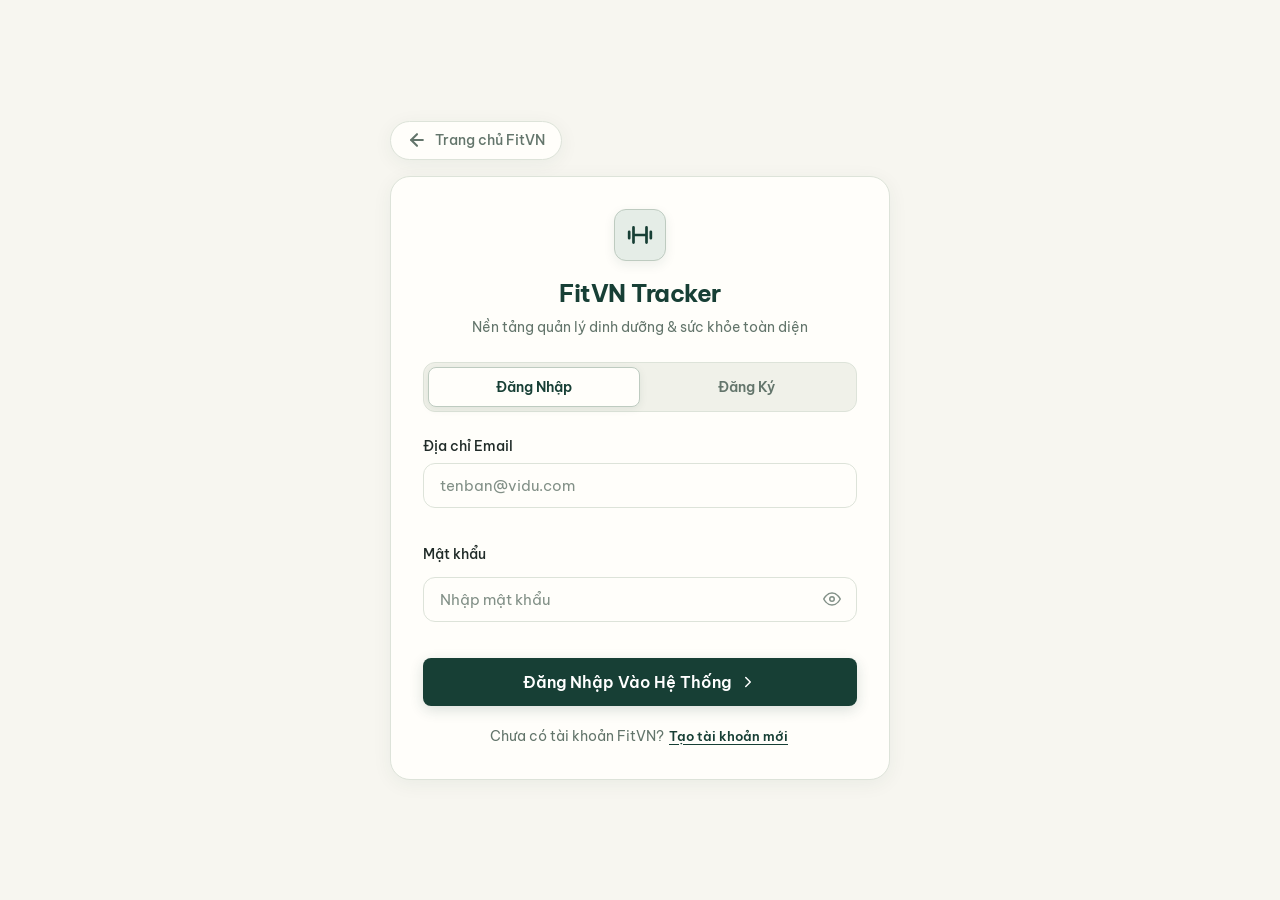
<file: index.html>
﻿<!DOCTYPE html>
<html lang="vi">
<head>
  <meta charset="UTF-8">
  <meta name="viewport" content="width=device-width, initial-scale=1.0, maximum-scale=1.0, user-scalable=no">
  <meta name="theme-color" content="#F7F6F0">
  <meta name="description" content="FitVN Tracker - Ứng dụng quản lý sức khỏe, dinh dưỡng và cân nặng dành cho Gymer">
  <title>Trang Chủ - FitVN Tracker</title>

  
  <link rel="preconnect" href="https://fonts.googleapis.com">
  <link rel="preconnect" href="https://fonts.gstatic.com" crossorigin>
  <link href="https://fonts.googleapis.com/css2?family=Be+Vietnam+Pro:wght@400;500;600;700;800&display=swap" rel="stylesheet">

  
  <link rel="stylesheet" href="css/variables.css">
  <link rel="stylesheet" href="css/glass.css">
  <link rel="stylesheet" href="css/style.css">
</head>
<body class="theme-porcelain">

  <div id="app-layout">
    
    <nav class="app-navigation glass-nav" id="app-nav" aria-label="Main Navigation">
      
      <div class="nav-brand-desktop">
        <div class="brand-icon">
          <svg width="22" height="22" viewBox="0 0 24 24" fill="none" stroke="currentColor" stroke-width="2.5" stroke-linecap="round" stroke-linejoin="round">
            <path d="M6 5v14M18 5v14M2 9v6M22 9v6M6 12h12"/>
          </svg>
        </div>
        <div class="brand-text">
          <span class="brand-title">FitVN Tracker</span>
          <span class="brand-sub">Gym & Nutrition</span>
        </div>
      </div>

      
            <ul class="nav-list" role="tablist">
        <li class="nav-item">
          <a href="index.html" class="nav-link active" data-page="dashboard">
            <svg viewBox="0 0 24 24" fill="none" stroke-linecap="round" stroke-linejoin="round"><rect x="3" y="3" width="7" height="9" rx="1.5"/><rect x="14" y="3" width="7" height="5" rx="1.5"/><rect x="14" y="12" width="7" height="9" rx="1.5"/><rect x="3" y="16" width="7" height="5" rx="1.5"/></svg>
            <span class="nav-label">Trang Chủ</span>
          </a>
        </li>
        <li class="nav-item">
          <a href="Page/health-dashboard.html" class="nav-link" data-page="health-dashboard">
            <svg viewBox="0 0 24 24" fill="none" stroke="currentColor" stroke-width="2" stroke-linecap="round" stroke-linejoin="round"><path d="M22 12h-4l-3 9L9 3l-3 9H2"/></svg>
            <span class="nav-label">Sức Khỏe</span>
          </a>
        </li>
        <li class="nav-item">
          <a href="Page/progress-charts.html" class="nav-link" data-page="progress-charts">
            <svg viewBox="0 0 24 24" fill="none" stroke="currentColor" stroke-width="2" stroke-linecap="round" stroke-linejoin="round"><line x1="18" y1="20" x2="18" y2="10"></line><line x1="12" y1="20" x2="12" y2="4"></line><line x1="6" y1="20" x2="6" y2="14"></line></svg>
            <span class="nav-label">Tiến Trình</span>
          </a>
        </li>
        <li class="nav-item">
          <a href="Page/workout.html" class="nav-link" data-page="workout">
            <svg viewBox="0 0 24 24" fill="none" stroke="currentColor" stroke-width="2.2" stroke-linecap="round" stroke-linejoin="round"><path d="M6.5 6.5h11M6.5 17.5h11M6.5 12h11M4 3v18M20 3v18"/></svg>
            <span class="nav-label">Tập Luyện</span>
          </a>
        </li>
        <li class="nav-item">
          <a href="Page/reports.html" class="nav-link" data-page="reports">
            <svg viewBox="0 0 24 24" fill="none" stroke="currentColor" stroke-width="2.2" stroke-linecap="round" stroke-linejoin="round"><path d="M14 2H6a2 2 0 0 0-2 2v16a2 2 0 0 0 2 2h12a2 2 0 0 0 2-2V8z"></path><polyline points="14 2 14 8 20 8"></polyline><line x1="16" y1="13" x2="8" y2="13"></line><line x1="16" y1="17" x2="8" y2="17"></line><polyline points="10 9 9 9 8 9"></polyline></svg>
            <span class="nav-label">Báo Cáo</span>
          </a>
        </li>
        <li class="nav-item">
          <a href="Page/weight.html" class="nav-link" data-page="weight">
            <svg viewBox="0 0 24 24" fill="none" stroke-linecap="round" stroke-linejoin="round"><path d="M12 3v18M3 9l9-6 9 6M6 12l-3 6h6l-3-6zM18 12l-3 6h6l-3-6z"/></svg>
            <span class="nav-label">Cân Nặng</span>
          </a>
        </li>
        <li class="nav-item">
          <a href="Page/food-log.html" class="nav-link" data-page="food">
            <svg viewBox="0 0 24 24" fill="none" stroke-linecap="round" stroke-linejoin="round"><path d="M18 8h1a4 4 0 0 1 0 8h-1"/><path d="M2 8h16v9a4 4 0 0 1-4 4H6a4 4 0 0 1-4-4V8z"/><line x1="6" y1="1" x2="6" y2="4"/><line x1="10" y1="1" x2="10" y2="4"/><line x1="14" y1="1" x2="14" y2="4"/></svg>
            <span class="nav-label">Nhật Ký</span>
          </a>
        </li>
        <li class="nav-item">
          <a href="Page/food-search.html" class="nav-link" data-page="food-search">
            <svg viewBox="0 0 24 24" fill="none" stroke-linecap="round" stroke-linejoin="round"><circle cx="11" cy="11" r="8"></circle><line x1="21" y1="21" x2="16.65" y2="16.65"></line></svg>
            <span class="nav-label">Tra Cứu</span>
          </a>
        </li>
        <li class="nav-item">
          <a href="Page/settings.html" class="nav-link" data-page="settings">
            <svg viewBox="0 0 24 24" fill="none" stroke-linecap="round" stroke-linejoin="round"><circle cx="12" cy="12" r="3"/><path d="M19.4 15a1.65 1.65 0 0 0 .33 1.82l.06.06a2 2 0 0 1 0 2.83 2 2 0 0 1-2.83 0l-.06-.06a1.65 1.65 0 0 0-1.82-.33 1.65 1.65 0 0 0-1 1.51V21a2 2 0 0 1-2 2 2 2 0 0 1-2-2v-.09A1.65 1.65 0 0 0 9 19.4a1.65 1.65 0 0 0-1.82.33l-.06.06a2 2 0 0 1-2.83 0 2 2 0 0 1 0-2.83l.06-.06a1.65 1.65 0 0 0 .33-1.82 1.65 1.65 0 0 0-1.51-1H3a2 2 0 0 1-2-2 2 2 0 0 1 2-2h.09A1.65 1.65 0 0 0 4.6 9a1.65 1.65 0 0 0-.33-1.82l-.06-.06a2 2 0 0 1 0-2.83 2 2 0 0 1 2.83 0l.06.06a1.65 1.65 0 0 0 1.82.33H9a1.65 1.65 0 0 0 1-1.51V3a2 2 0 0 1 2-2 2 2 0 0 1 2 2v.09a1.65 1.65 0 0 0 1 1.51 1.65 1.65 0 0 0 1.82-.33l.06-.06a2 2 0 0 1 2.83 0 2 2 0 0 1 0 2.83l-.06.06a1.65 1.65 0 0 0-.33 1.82V9a1.65 1.65 0 0 0 1.51 1H21a2 2 0 0 1 2 2 2 2 0 0 1-2 2h-.09a1.65 1.65 0 0 0-1.51 1z"/></svg>
            <span class="nav-label">Cá Nhân</span>
          </a>
        </li>
      </ul>

      
      <a href="Page/auth.html" class="nav-footer-desktop" title="Chuyển đổi tài khoản / Đăng nhập">
        <div class="avatar-pill">VN</div>
        <div class="user-info-snippet">
          <span class="user-name">Người dùng FitVN</span>
          <span class="user-goal-tag">Đang tải hồ sơ...</span>
        </div>
      </a>
    </nav>

    
    <div class="content-wrapper">
      
      <header class="app-header glass-header">
        <div class="header-left">
          <div class="brand-icon">
            <svg width="20" height="20" viewBox="0 0 24 24" fill="none" stroke="currentColor" stroke-width="2.5" stroke-linecap="round" stroke-linejoin="round">
              <path d="M6 5v14M18 5v14M2 9v6M22 9v6M6 12h12"/>
            </svg>
          </div>
          <span class="brand-title">FitVN Tracker</span>
        </div>
        <div class="header-center">
          <h1 class="header-tab-title" id="header-title">Trang Chủ</h1>
          <span class="header-date-badge" id="header-date">Hôm nay</span>
        </div>
        <div class="header-right">
          <a href="Page/auth.html" class="avatar-pill" title="Hồ sơ tài khoản">VN</a>
        </div>
      </header>

      
      <main class="main-viewport">
        
        <section class="tab-content active" id="tab-dashboard">
          <div class="section-header">
            <h2 class="section-title">
              <svg width="22" height="22" viewBox="0 0 24 24" fill="none" stroke="var(--color-primary, #173F35)" stroke-width="2">
                <path d="M22 12h-4l-3 9L9 3l-3 9H2"/>
              </svg>
              Tổng Quan Trong Ngày
            </h2>
            <span class="glass-badge glass-badge-cyan" id="dash-target-badge">Mục tiêu dinh dưỡng</span>
          </div>

          <div class="grid-cards">
            
            <div class="glass-card stat-card glass-card-interactive">
              <div class="stat-header">
                <span>TIẾN ĐỘ CALO TRONG NGÀY</span>
                <span class="glass-badge glass-badge-emerald" id="dash-calories-badge">0%</span>
              </div>

              <div class="calorie-gauge-container">
                <div class="calorie-gauge-wrapper">
                  <svg class="gauge-svg" viewBox="0 0 180 180">
                    
                    <circle class="gauge-circle-bg" cx="90" cy="90" r="75"/>
                    
                    <circle class="gauge-circle-progress" id="gauge-circle-progress" cx="90" cy="90" r="75"/>
                  </svg>
                  <div class="gauge-center-content">
                    <div class="gauge-cal-num" id="gauge-remaining-val">--</div>
                    <div class="gauge-cal-unit">KCAL</div>
                    <div class="gauge-cal-label" id="gauge-status-label">Calo còn lại</div>
                  </div>
                </div>
              </div>

              
              <div style="display: flex; justify-content: space-between; font-size: 0.8rem; color: var(--color-text-secondary, #63756B); border-top: 1px solid var(--color-border, #DDE3D9); padding-top: 10px; margin-top: 4px;">
                <span>Đã nạp: <strong style="color: var(--color-primary, #173F35);" id="dash-calories-consumed">0 kcal</strong></span>
                <span>Mục tiêu: <span id="dash-stat-calories">-- kcal</span></span>
              </div>
              <div style="margin-top: 10px; display: flex; justify-content: flex-end;">
                <a href="Page/food-log.html" class="glass-btn glass-btn-primary" style="font-size: 0.78rem; padding: 0.4rem 0.85rem; width: 100%;">
                  Ghi Chép Bữa Ăn Ngay &rarr;
                </a>
              </div>
            </div>

            
            <div class="glass-card stat-card glass-card-interactive">
              <div class="stat-header">
                <span>PHÂN BỔ MACRO NUTRITION</span>
                <span style="font-size: 0.75rem; color: var(--color-text-muted, #829087);">Tỷ lệ năng lượng (kcal)</span>
              </div>
              
              <div class="macro-bars">
                
                <div class="macro-bar-item">
                  <div class="macro-meta">
                    <span style="color: var(--color-protein, #397866); font-weight: 600;">Protein (Đạm)</span>
                    <span id="dash-macro-protein-text">0g (0%)</span>
                  </div>
                  <div class="progress-track">
                    <div class="progress-fill fill-protein" id="dash-macro-protein-progress" style="width: 0%;"></div>
                  </div>
                  <div class="macro-detail-pill">
                    <span style="color: var(--color-text-muted, #829087);">Năng lượng từ đạm:</span>
                    <strong style="color: var(--color-protein, #397866);" id="dash-macro-protein-kcal">0 kcal</strong>
                  </div>
                </div>

                
                <div class="macro-bar-item">
                  <div class="macro-meta">
                    <span style="color: var(--color-carbs, #D5A64B); font-weight: 600;">Carbohydrate (Tinh bột)</span>
                    <span id="dash-macro-carb-text">0g (0%)</span>
                  </div>
                  <div class="progress-track">
                    <div class="progress-fill fill-carb" id="dash-macro-carb-progress" style="width: 0%;"></div>
                  </div>
                  <div class="macro-detail-pill">
                    <span style="color: var(--color-text-muted, #829087);">Năng lượng từ tinh bột:</span>
                    <strong style="color: var(--color-carbs, #D5A64B);" id="dash-macro-carb-kcal">0 kcal</strong>
                  </div>
                </div>

                
                <div class="macro-bar-item">
                  <div class="macro-meta">
                    <span style="color: var(--color-fat, #C47D60); font-weight: 600;">Fat (Chất béo)</span>
                    <span id="dash-macro-fat-text">0g (0%)</span>
                  </div>
                  <div class="progress-track">
                    <div class="progress-fill fill-fat" id="dash-macro-fat-progress" style="width: 0%;"></div>
                  </div>
                  <div class="macro-detail-pill">
                    <span style="color: var(--color-text-muted, #829087);">Năng lượng từ chất béo:</span>
                    <strong style="color: var(--color-fat, #C47D60);" id="dash-macro-fat-kcal">0 kcal</strong>
                  </div>
                </div>
              </div>
            </div>

            
            <div class="glass-card stat-card glass-card-interactive water-tracker-card" id="widget-water-tracker">
              
              <div class="water-card-top">
                <div class="water-header-info">
                  <div class="water-label">Nước uống</div>
                  <div class="water-amount-row">
                    <span class="water-big-number" id="dash-water-val">0</span>
                    <span class="water-unit-label" id="dash-water-unit">ml</span>
                    <span class="water-sub-oz" id="dash-water-sub-oz">(0.0 fl oz)</span>
                  </div>
                </div>

                <div class="water-quick-add-wrap" title="Nhấn để nạp 1 cốc 250ml">
                  <div class="water-circular-gauge" id="btn-water-quick-add" role="button" tabindex="0" aria-label="Uống 1 cốc nước 250ml">
                    <svg viewBox="0 0 44 44" class="water-gauge-svg">
                      <circle class="water-gauge-bg" cx="22" cy="22" r="18" />
                      <circle class="water-gauge-bar" id="water-gauge-circle" cx="22" cy="22" r="18" />
                    </svg>
                    <span class="water-gauge-plus" aria-hidden="true">+</span>
                  </div>
                </div>
              </div>

              
              <div class="water-cups-section">
                <div class="water-cups-grid" id="dash-water-cups-grid" role="region" aria-label="Danh sách cốc nước">
                  
                </div>
              </div>

              
              <div class="water-quick-stepper">
                <button type="button" class="water-step-btn" data-water-quick="250" title="Uống 1 cốc (+250ml)">
                  <span>+250 ml</span>
                </button>
                <button type="button" class="water-step-btn" data-water-quick="-250" title="Bớt 1 cốc (-250ml)">
                  <span>-250 ml</span>
                </button>
                <button type="button" class="water-step-btn" data-water-quick="500" title="Uống 1 bình (+500ml)">
                  <span>+500 ml</span>
                </button>
              </div>

              
              <div class="water-card-bottom">
                <div class="water-goal-caption" id="dash-water-goal-caption">
                  Mục tiêu: <span id="dash-water-goal-val">2,500 ml</span>
                </div>
                <div class="water-menu-wrapper">
                  <button type="button" class="btn-water-dots" id="btn-water-dots" aria-label="Tùy chọn lượng nước" title="Tùy chọn">
                    <svg width="18" height="18" viewBox="0 0 24 24" fill="currentColor">
                      <circle cx="5" cy="12" r="2.2"/>
                      <circle cx="12" cy="12" r="2.2"/>
                      <circle cx="19" cy="12" r="2.2"/>
                    </svg>
                  </button>
                  <div class="water-dropdown-panel" id="water-dropdown-panel" style="display: none;">
                    <button type="button" class="water-dropdown-btn" data-water-quick="250">
                      <span>🥤 Uống 1 cốc (+250ml)</span>
                    </button>
                    <button type="button" class="water-dropdown-btn" data-water-quick="-250">
                      <span>↩️ Giảm 1 cốc (-250ml)</span>
                    </button>
                    <button type="button" class="water-dropdown-btn" id="btn-water-edit-target">
                      <span>🎯 Đổi mục tiêu hàng ngày</span>
                    </button>
                    <div class="water-dropdown-divider"></div>
                    <button type="button" class="water-dropdown-btn text-danger" id="btn-water-reset">
                      <span>↺ Đặt lại 0ml hôm nay</span>
                    </button>
                  </div>
                </div>
              </div>
            </div>

            
            <div class="glass-card stat-card glass-card-interactive">
              <div class="stat-header">
                <span>TIẾN ĐỘ THỂ TRỌNG & 7DMA</span>
                <span class="glass-badge glass-badge-emerald" id="dash-weight-badge">Chưa có dữ liệu</span>
              </div>
              <div class="stat-value" id="dash-current-weight">
                -- <span class="stat-unit">kg</span>
              </div>
              <p style="font-size: 0.82rem; color: var(--color-text-secondary, #63756B); margin-top: 4px;">
                Đường trung bình động 7 ngày được cập nhật tự động khi bạn ghi chép cân nặng.
              </p>
              <div style="margin-top: 12px; display: flex; justify-content: flex-end;">
                <a href="Page/weight.html" class="glass-btn" style="font-size: 0.8rem; padding: 0.45rem 0.9rem; width: 100%;">
                  Xem Biểu Đồ 7DMA Chi Tiết &rarr;
                </a>
              </div>
            </div>
          </div>

          
          <div class="grid-cards" style="margin-top: var(--spacing-md); grid-template-columns: 1fr;">
            
            <div class="glass-card stat-card">
              <div class="stat-header">
                <span style="font-size: 0.95rem; font-weight: 700; color: var(--color-primary, #173F35); display: flex; align-items: center; gap: 6px;">
                  <span>🍽️</span>
                  <span>Món Ăn Gần Đây Trong Ngày</span>
                </span>
                <a href="Page/food-log.html" style="font-size: 0.78rem; color: var(--color-primary, #173F35); text-decoration: none; font-weight: 600;">
                  Xem tất cả &rarr;
                </a>
              </div>
              
              
              <div id="dash-recent-food-list" style="margin-top: var(--spacing-sm);">
                
              </div>
            </div>
          </div>
        </section>
      </main>
    </div>
  </div>

  
  <div id="toast-container" aria-live="polite"></div>

  
  <div class="glass-modal-backdrop" id="onboarding-modal" role="dialog" aria-modal="true" aria-labelledby="onboarding-title" style="display: none;">
    <div class="glass-modal-container onboarding-container">
      
      <div class="onboarding-steps">
        <div class="step-indicator active" data-step="1">
          <span class="step-number">1</span>
          <span class="step-label">Thông tin cơ bản</span>
        </div>
        <div class="step-indicator" data-step="2">
          <span class="step-number">2</span>
          <span class="step-label">Vận động</span>
        </div>
        <div class="step-indicator" data-step="3">
          <span class="step-number">3</span>
          <span class="step-label">Mục tiêu</span>
        </div>
      </div>

      
      <div class="onboarding-step active" id="onboarding-step-1">
        <div class="onboarding-header">
          <div class="onboarding-icon">👋</div>
          <h2 id="onboarding-title" class="onboarding-title">Chào mừng đến với FitVN Tracker!</h2>
          <p class="onboarding-subtitle">Hãy cung cấp thông tin cơ bản để chúng tôi tính toán mục tiêu dinh dưỡng phù hợp nhất cho bạn.</p>
        </div>

        <form id="onboarding-form-step-1" class="onboarding-form">
          <div class="form-group">
            <label class="form-label">Giới tính</label>
            <div class="gender-selector">
              <label class="gender-option">
                <input type="radio" name="onboarding-gender" value="male" checked>
                <span class="gender-icon">👨</span>
                <span>Nam</span>
              </label>
              <label class="gender-option">
                <input type="radio" name="onboarding-gender" value="female">
                <span class="gender-icon">👩</span>
                <span>Nữ</span>
              </label>
            </div>
          </div>

          <div class="form-row">
            <div class="form-group">
              <label class="form-label" for="onboarding-age">Tuổi</label>
              <input type="number" id="onboarding-age" class="glass-input" min="12" max="100" placeholder="24" required>
            </div>
            <div class="form-group">
              <label class="form-label" for="onboarding-height">Chiều cao (cm)</label>
              <input type="number" id="onboarding-height" class="glass-input" min="100" max="250" placeholder="175" required>
            </div>
          </div>

          <div class="form-row">
            <div class="form-group">
              <label class="form-label" for="onboarding-current-weight">Cân nặng hiện tại (kg)</label>
              <input type="number" id="onboarding-current-weight" class="glass-input" min="30" max="250" step="0.1" placeholder="72.5" required>
            </div>
            <div class="form-group">
              <label class="form-label" for="onboarding-target-weight">Cân nặng mục tiêu (kg)</label>
              <input type="number" id="onboarding-target-weight" class="glass-input" min="30" max="250" step="0.1" placeholder="75.0" required>
            </div>
          </div>
        </form>

        <div class="onboarding-actions">
          <button type="button" class="glass-btn" id="onboarding-skip-btn">Bỏ qua</button>
          <button type="button" class="glass-btn glass-btn-primary" id="onboarding-next-1">Tiếp tục →</button>
        </div>
      </div>

      
      <div class="onboarding-step" id="onboarding-step-2">
        <div class="onboarding-header">
          <div class="onboarding-icon">🏃</div>
          <h2 class="onboarding-title">Mức độ vận động của bạn?</h2>
          <p class="onboarding-subtitle">Bạn tập thể dục bao nhiêu buổi trong 1 tuần?</p>
        </div>

        <div class="activity-options">
          <label class="activity-option">
            <input type="radio" name="onboarding-activity" value="0">
            <div class="activity-card">
              <div class="activity-icon">🛋️</div>
              <div class="activity-info">
                <div class="activity-title">Ít/Không vận động</div>
                <div class="activity-desc">Không tập luyện hoặc ngồi nhiều</div>
              </div>
            </div>
          </label>

          <label class="activity-option">
            <input type="radio" name="onboarding-activity" value="1">
            <div class="activity-card">
              <div class="activity-icon">🚶</div>
              <div class="activity-info">
                <div class="activity-title">Nhẹ</div>
                <div class="activity-desc">1-2 buổi/tuần</div>
              </div>
            </div>
          </label>

          <label class="activity-option">
            <input type="radio" name="onboarding-activity" value="3" checked>
            <div class="activity-card">
              <div class="activity-icon">🏋️</div>
              <div class="activity-info">
                <div class="activity-title">Trung bình</div>
                <div class="activity-desc">3-5 buổi/tuần</div>
              </div>
            </div>
          </label>

          <label class="activity-option">
            <input type="radio" name="onboarding-activity" value="6">
            <div class="activity-card">
              <div class="activity-icon">💪</div>
              <div class="activity-info">
                <div class="activity-title">Năng động</div>
                <div class="activity-desc">6-7 buổi/tuần</div>
              </div>
            </div>
          </label>

          <label class="activity-option">
            <input type="radio" name="onboarding-activity" value="8">
            <div class="activity-card">
              <div class="activity-icon">🔥</div>
              <div class="activity-info">
                <div class="activity-title">Rất nặng</div>
                <div class="activity-desc">Vận động nặng hàng ngày</div>
              </div>
            </div>
          </label>
        </div>

        <div class="onboarding-actions">
          <button type="button" class="glass-btn" id="onboarding-back-2">← Quay lại</button>
          <button type="button" class="glass-btn glass-btn-primary" id="onboarding-next-2">Tiếp tục →</button>
        </div>
      </div>

      
      <div class="onboarding-step" id="onboarding-step-3">
        <div class="onboarding-header">
          <div class="onboarding-icon">🎯</div>
          <h2 class="onboarding-title">Mục tiêu thể hình của bạn?</h2>
          <p class="onboarding-subtitle">Chọn mục tiêu để chúng tôi đề xuất kế hoạch dinh dưỡng phù hợp.</p>
        </div>

        <div class="goal-options">
          <label class="goal-option">
            <input type="radio" name="onboarding-goal" value="cut">
            <div class="goal-card">
              <div class="goal-icon">📉</div>
              <div class="goal-info">
                <div class="goal-title">Giảm cân</div>
                <div class="goal-desc">Thâm hụt calo để giảm mỡ thừa</div>
              </div>
            </div>
          </label>

          <label class="goal-option">
            <input type="radio" name="onboarding-goal" value="maintain" checked>
            <div class="goal-card">
              <div class="goal-icon">⚖️</div>
              <div class="goal-info">
                <div class="goal-title">Giữ cân</div>
                <div class="goal-desc">Duy trì vóc dáng hiện tại</div>
              </div>
            </div>
          </label>

          <label class="goal-option">
            <input type="radio" name="onboarding-goal" value="lean_bulk">
            <div class="goal-card">
              <div class="goal-icon">💪</div>
              <div class="goal-info">
                <div class="goal-title">Tăng cơ - Tăng cân</div>
                <div class="goal-desc">Thặng dư calo để xây dựng cơ bắp</div>
              </div>
            </div>
          </label>
        </div>

        <div class="onboarding-summary" id="onboarding-summary" style="display: none;">
          <div class="summary-card">
            <h4>📊 Tóm tắt kế hoạch của bạn</h4>
            <div class="summary-grid">
              <div class="summary-item">
                <span class="summary-label">BMR (Cơ bản)</span>
                <span class="summary-value" id="summary-bmr">-- kcal</span>
              </div>
              <div class="summary-item">
                <span class="summary-label">TDEE (Tổng năng lượng)</span>
                <span class="summary-value" id="summary-tdee">-- kcal</span>
              </div>
              <div class="summary-item">
                <span class="summary-label">Mục tiêu Calo</span>
                <span class="summary-value highlight" id="summary-calories">-- kcal</span>
              </div>
              <div class="summary-item">
                <span class="summary-label">Protein</span>
                <span class="summary-value" id="summary-protein">-- g</span>
              </div>
              <div class="summary-item">
                <span class="summary-label">Carbs</span>
                <span class="summary-value" id="summary-carbs">-- g</span>
              </div>
              <div class="summary-item">
                <span class="summary-label">Fat</span>
                <span class="summary-value" id="summary-fat">-- g</span>
              </div>
            </div>
            <div class="timeline-info" id="summary-timeline">
              <span class="timeline-label">⏱️ Dự kiến đạt mục tiêu:</span>
              <span class="timeline-value">-- tuần (ước tính)</span>
            </div>
          </div>
        </div>

        <div class="onboarding-actions">
          <button type="button" class="glass-btn" id="onboarding-back-3">← Quay lại</button>
          <button type="button" class="glass-btn glass-btn-primary" id="onboarding-complete">Hoàn tất & Bắt đầu ✨</button>
        </div>
      </div>
    </div>
  </div>

  
  <script src="js/foodDatabase.js"></script>
  <script src="js/calculator.js"></script>
  <script src="js/onboarding.js"></script>
  <script src="js/chart.js"></script>
  <script src="js/storage.js"></script>
  <script src="js/app.js"></script>
</body>
</html>
</file>
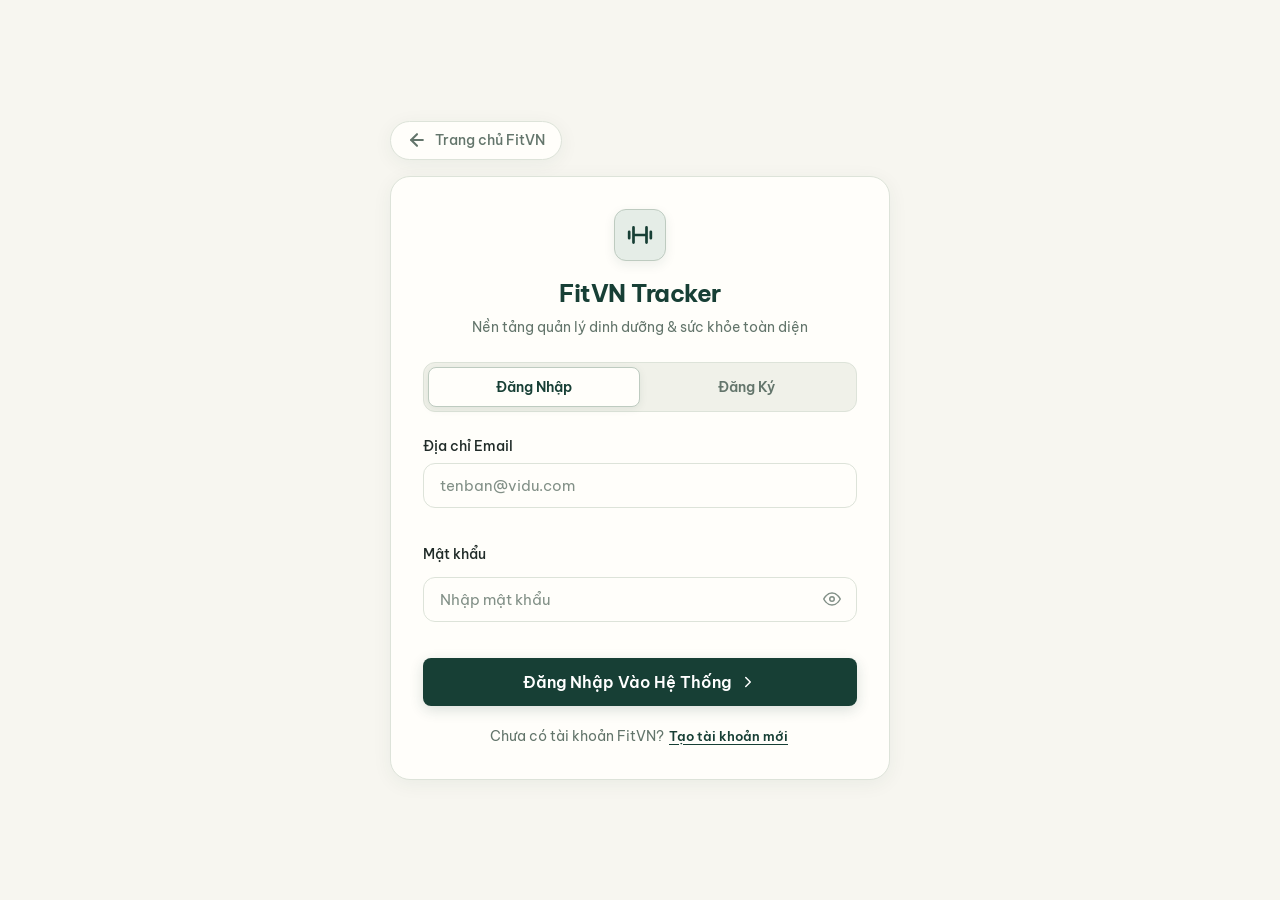
<file: Page/auth.html>
﻿<!DOCTYPE html>
<html lang="vi">
<head>
  <meta charset="UTF-8">
  <meta name="viewport" content="width=device-width, initial-scale=1.0, maximum-scale=1.0, user-scalable=no">
  <meta name="theme-color" content="#F7F6F0">
  <meta name="description" content="FitVN Tracker - Đăng nhập & Đăng ký tài khoản theo dõi sức khỏe và thể hình">
  <title>Tài Khoản - FitVN Tracker</title>

  
  <link rel="preconnect" href="https://fonts.googleapis.com">
  <link rel="preconnect" href="https://fonts.gstatic.com" crossorigin>
  <link href="https://fonts.googleapis.com/css2?family=Be+Vietnam+Pro:wght@400;500;600;700;800&display=swap" rel="stylesheet">

  
  <link rel="stylesheet" href="../css/variables.css">
  <link rel="stylesheet" href="../css/glass.css">
  <link rel="stylesheet" href="../css/style.css">
</head>
<body class="theme-porcelain auth-page">



  <main class="auth-main-container">
    
    <div class="auth-top-bar">
      <a href="landing-page.html" class="auth-back-link" title="Về trang giới thiệu FitVN">
        <svg width="20" height="20" viewBox="0 0 24 24" fill="none" stroke="currentColor" stroke-width="2.5" stroke-linecap="round" stroke-linejoin="round">
          <line x1="19" y1="12" x2="5" y2="12"></line>
          <polyline points="12 19 5 12 12 5"></polyline>
        </svg>
        <span>Trang chủ FitVN</span>
      </a>
    </div>

    
    <div class="auth-card ">
      
      <div class="auth-header">
        <div class="brand-icon auth-brand-icon">
          <svg width="26" height="26" viewBox="0 0 24 24" fill="none" stroke="currentColor" stroke-width="2.5" stroke-linecap="round" stroke-linejoin="round">
            <path d="M6 5v14M18 5v14M2 9v6M22 9v6M6 12h12"/>
          </svg>
        </div>
        <h1 class="auth-title">FitVN Tracker</h1>
        <p class="auth-subtitle">Nền tảng quản lý dinh dưỡng & sức khỏe toàn diện</p>
      </div>

      
      <div class="auth-tabs" role="tablist" aria-label="Chuyển đổi đăng nhập hoặc đăng ký">
        <button type="button" class="auth-tab-btn active" id="tab-btn-login" role="tab" aria-selected="true" aria-controls="pane-login">
          Đăng Nhập
        </button>
        <button type="button" class="auth-tab-btn" id="tab-btn-signup" role="tab" aria-selected="false" aria-controls="pane-signup">
          Đăng Ký
        </button>
      </div>

      
      <div id="auth-alert-box" class="auth-alert hidden" role="alert"></div>

      
      <section class="auth-form-pane active" id="pane-login" role="tabpanel" aria-labelledby="tab-btn-login">
        <form id="form-login" novalidate>
          <div class="auth-field-group">
            <label for="login-email" class="auth-label">Địa chỉ Email</label>
            <div class="auth-input-wrapper">
              <input type="email" id="login-email" class="glass-input auth-input" placeholder="tenban@vidu.com" autocomplete="email" required>
            </div>
            <span class="auth-error-msg" id="err-login-email"></span>
          </div>

          <div class="auth-field-group">
            <div class="auth-label-row">
              <label for="login-password" class="auth-label">Mật khẩu</label>
            </div>
            <div class="auth-input-wrapper">
              <input type="password" id="login-password" class="glass-input auth-input" placeholder="Nhập mật khẩu" autocomplete="current-password" required>
              <button type="button" class="auth-pwd-toggle" data-target="login-password" aria-label="Ẩn hoặc hiện mật khẩu">
                <svg width="18" height="18" viewBox="0 0 24 24" fill="none" stroke="currentColor" stroke-width="2" stroke-linecap="round" stroke-linejoin="round"><path d="M1 12s4-8 11-8 11 8 11 8-4 8-11 8-11-8-11-8z"/><circle cx="12" cy="12" r="3"/></svg>
              </button>
            </div>
            <span class="auth-error-msg" id="err-login-password"></span>
          </div>

          <button type="submit" class="auth-submit-btn" id="btn-submit-login">
            <span>Đăng Nhập Vào Hệ Thống</span>
            <svg width="18" height="18" viewBox="0 0 24 24" fill="none" stroke="currentColor" stroke-width="2" stroke-linecap="round" stroke-linejoin="round">
              <polyline points="9 18 15 12 9 6"></polyline>
            </svg>
          </button>

          <p class="auth-switch-text">
            Chưa có tài khoản FitVN? 
            <button type="button" class="auth-link-btn" id="link-to-signup">Tạo tài khoản mới</button>
          </p>
        </form>
      </section>

      
      <section class="auth-form-pane" id="pane-signup" role="tabpanel" aria-labelledby="tab-btn-signup">
        <form id="form-signup" novalidate>
          
          
          <div class="auth-section-divider">
            <span>1. Tài Khoản & Bảo Mật</span>
          </div>

          <div class="auth-field-group">
            <label for="signup-name" class="auth-label">Họ và tên <span class="required-star">*</span></label>
            <div class="auth-input-wrapper">
              <input type="text" id="signup-name" class="glass-input auth-input" placeholder="Ví dụ: Nguyễn Văn An" autocomplete="name" required>
            </div>
            <span class="auth-error-msg" id="err-signup-name"></span>
          </div>

          <div class="auth-field-group">
            <label for="signup-email" class="auth-label">Địa chỉ Email <span class="required-star">*</span></label>
            <div class="auth-input-wrapper">
              <input type="email" id="signup-email" class="glass-input auth-input" placeholder="tenban@vidu.com" autocomplete="email" required>
            </div>
            <span class="auth-error-msg" id="err-signup-email"></span>
          </div>

          <div class="auth-row-2col">
            <div class="auth-field-group">
              <label for="signup-password" class="auth-label">Mật khẩu <span class="required-star">*</span></label>
              <div class="auth-input-wrapper">
                <input type="password" id="signup-password" class="glass-input auth-input" placeholder="Tối thiểu 6 ký tự" autocomplete="new-password" required>
                <button type="button" class="auth-pwd-toggle" data-target="signup-password" aria-label="Ẩn hoặc hiện mật khẩu">
                  <svg width="18" height="18" viewBox="0 0 24 24" fill="none" stroke="currentColor" stroke-width="2" stroke-linecap="round" stroke-linejoin="round"><path d="M1 12s4-8 11-8 11 8 11 8-4 8-11 8-11-8-11-8z"/><circle cx="12" cy="12" r="3"/></svg>
                </button>
              </div>
              <span class="auth-error-msg" id="err-signup-password"></span>
            </div>

            <div class="auth-field-group">
              <label for="signup-confirm-password" class="auth-label">Xác nhận mật khẩu <span class="required-star">*</span></label>
              <div class="auth-input-wrapper">
                <input type="password" id="signup-confirm-password" class="glass-input auth-input" placeholder="Nhập lại mật khẩu" autocomplete="new-password" required>
                <button type="button" class="auth-pwd-toggle" data-target="signup-confirm-password" aria-label="Ẩn hoặc hiện mật khẩu">
                  <svg width="18" height="18" viewBox="0 0 24 24" fill="none" stroke="currentColor" stroke-width="2" stroke-linecap="round" stroke-linejoin="round"><path d="M1 12s4-8 11-8 11 8 11 8-4 8-11 8-11-8-11-8z"/><circle cx="12" cy="12" r="3"/></svg>
                </button>
              </div>
              <span class="auth-error-msg" id="err-signup-confirm-password"></span>
            </div>
          </div>

          
          <div class="auth-section-divider">
            <span>2. Chỉ Số Thể Chất & Mục Tiêu</span>
          </div>

          <div class="auth-row-2col">
            <div class="auth-field-group">
              <label for="signup-gender" class="auth-label">Giới tính</label>
              <select id="signup-gender" class="glass-input auth-input auth-select">
                <option value="male">Nam</option>
                <option value="female">Nữ</option>
                <option value="other">Khác</option>
              </select>
            </div>

            <div class="auth-field-group">
              <label for="signup-age" class="auth-label">Tuổi <span class="required-star">*</span></label>
              <div class="auth-input-wrapper">
                <input type="number" id="signup-age" class="glass-input auth-input" placeholder="Ví dụ: 24" min="12" max="100" required>
              </div>
              <span class="auth-error-msg" id="err-signup-age"></span>
            </div>
          </div>

          <div class="auth-row-2col">
            <div class="auth-field-group">
              <label for="signup-height" class="auth-label">Chiều cao (cm) <span class="required-star">*</span></label>
              <div class="auth-input-wrapper">
                <input type="number" id="signup-height" class="glass-input auth-input" placeholder="Ví dụ: 175" min="100" max="250" required>
              </div>
              <span class="auth-error-msg" id="err-signup-height"></span>
            </div>

            <div class="auth-field-group">
              <label for="signup-weight" class="auth-label">Cân nặng (kg) <span class="required-star">*</span></label>
              <div class="auth-input-wrapper">
                <input type="number" step="0.1" id="signup-weight" class="glass-input auth-input" placeholder="Ví dụ: 68.5" min="30" max="250" required>
              </div>
              <span class="auth-error-msg" id="err-signup-weight"></span>
            </div>
          </div>

          <div class="auth-field-group">
            <label for="signup-goal" class="auth-label">Mục tiêu sức khỏe</label>
            <select id="signup-goal" class="glass-input auth-input auth-select">
              <option value="lean_bulk">Tăng cơ / Tăng cân lành mạnh (Lean Bulk)</option>
              <option value="cut">Giảm mỡ / Giảm cân (Cutting)</option>
              <option value="maintain" selected>Duy trì cân nặng & Tăng cường thể lực</option>
            </select>
          </div>

          <button type="submit" class="auth-submit-btn" id="btn-submit-signup">
            <span>Đăng Ký & Khởi Tạo Hồ Sơ</span>
            <svg width="18" height="18" viewBox="0 0 24 24" fill="none" stroke="currentColor" stroke-width="2" stroke-linecap="round" stroke-linejoin="round">
              <polyline points="9 18 15 12 9 6"></polyline>
            </svg>
          </button>

          <p class="auth-switch-text">
            Đã có tài khoản? 
            <button type="button" class="auth-link-btn" id="link-to-login">Đăng nhập ngay</button>
          </p>
        </form>
      </section>

    </div>
  </main>

  
  <div id="toast-container" class="toast-container"></div>

  
  <script src="../js/storage.js"></script>
  <script src="../js/calculator.js"></script>
  <script src="../js/auth.js"></script>
  <script src="../js/onboarding.js"></script>
  <script src="../js/app.js"></script>
</body>
</html>
</file>
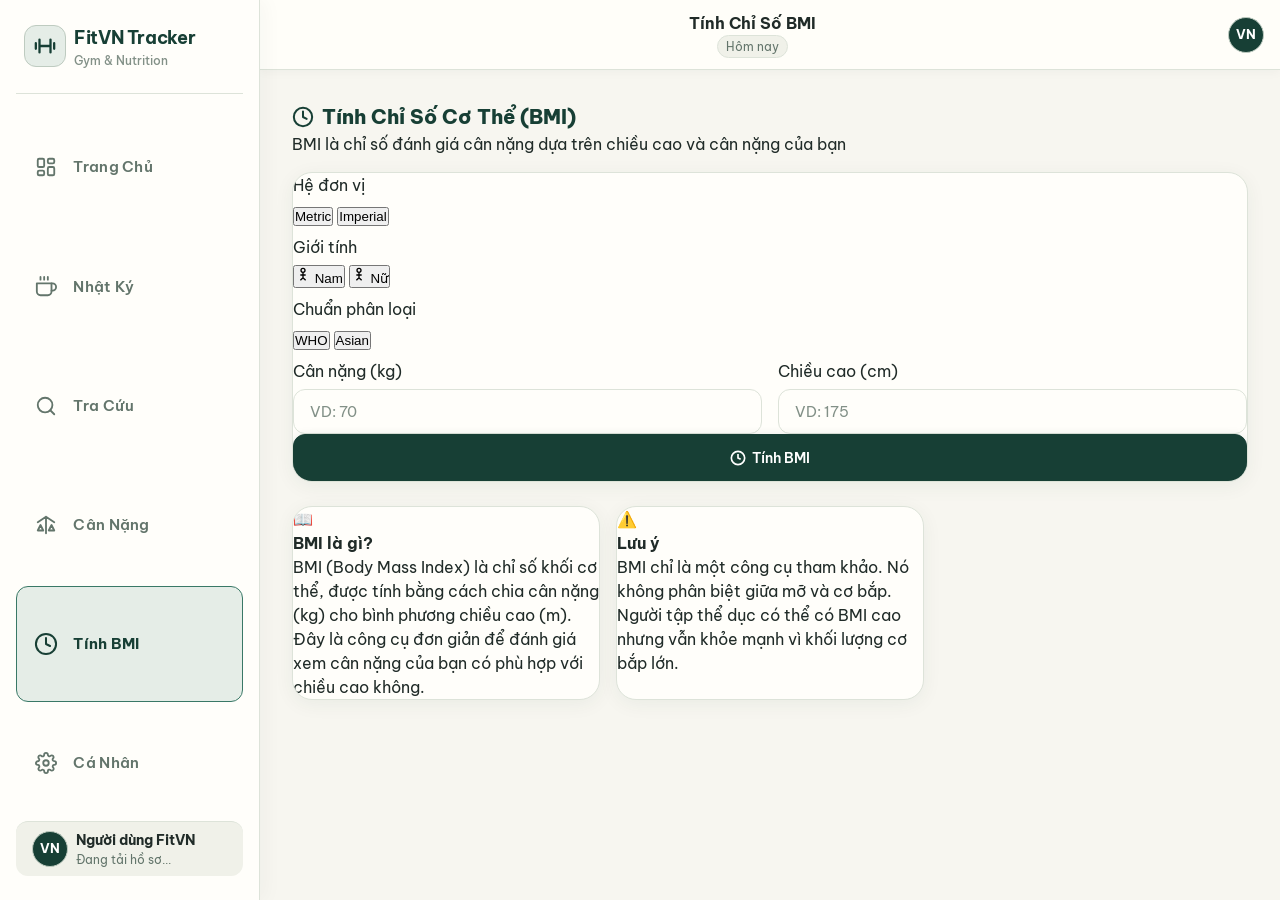
<file: Page/bmi.html>
<!DOCTYPE html>
<html lang="vi">
<head>
  <meta charset="UTF-8">
  <meta name="viewport" content="width=device-width, initial-scale=1.0, maximum-scale=1.0, user-scalable=no">
  <meta name="theme-color" content="#F7F6F0">
  <meta name="description" content="Tính Chỉ Số BMI - FitVN Tracker">
  <title>Tính BMI - FitVN Tracker</title>

  <!-- Google Font Be Vietnam Pro -->
  <link rel="preconnect" href="https://fonts.googleapis.com">
  <link rel="preconnect" href="https://fonts.gstatic.com" crossorigin>
  <link href="https://fonts.googleapis.com/css2?family=Be+Vietnam+Pro:wght@400;500;600;700;800&display=swap" rel="stylesheet">

  <!-- Core CSS -->
  <link rel="stylesheet" href="../css/variables.css">
  <link rel="stylesheet" href="../css/glass.css">
  <link rel="stylesheet" href="../css/style.css">
</head>
<body class="theme-porcelain">

  <div id="app-layout">
    <!-- NAVIGATION BAR -->
    <nav class="app-navigation glass-nav" id="app-nav" aria-label="Main Navigation">
      <div class="nav-brand-desktop">
        <div class="brand-icon">
          <svg width="22" height="22" viewBox="0 0 24 24" fill="none" stroke="currentColor" stroke-width="2.5" stroke-linecap="round" stroke-linejoin="round">
            <path d="M6 5v14M18 5v14M2 9v6M22 9v6M6 12h12"/>
          </svg>
        </div>
        <div class="brand-text">
          <span class="brand-title">FitVN Tracker</span>
          <span class="brand-sub">Gym & Nutrition</span>
        </div>
      </div>

      <ul class="nav-list" role="tablist">
        <li class="nav-item">
          <a href="../index.html" class="nav-link" data-page="dashboard">
            <svg viewBox="0 0 24 24" fill="none" stroke-linecap="round" stroke-linejoin="round">
              <rect x="3" y="3" width="7" height="9" rx="1.5"/>
              <rect x="14" y="3" width="7" height="5" rx="1.5"/>
              <rect x="14" y="12" width="7" height="9" rx="1.5"/>
              <rect x="3" y="16" width="7" height="5" rx="1.5"/>
            </svg>
            <span class="nav-label">Trang Chủ</span>
          </a>
        </li>
        <li class="nav-item">
          <a href="food-log.html" class="nav-link" data-page="food">
            <svg viewBox="0 0 24 24" fill="none" stroke-linecap="round" stroke-linejoin="round">
              <path d="M18 8h1a4 4 0 0 1 0 8h-1"/>
              <path d="M2 8h16v9a4 4 0 0 1-4 4H6a4 4 0 0 1-4-4V8z"/>
              <line x1="6" y1="1" x2="6" y2="4"/>
              <line x1="10" y1="1" x2="10" y2="4"/>
              <line x1="14" y1="1" x2="14" y2="4"/>
            </svg>
            <span class="nav-label">Nhật Ký</span>
          </a>
        </li>
        <li class="nav-item">
          <a href="food-search.html" class="nav-link" data-page="food-search">
            <svg viewBox="0 0 24 24" fill="none" stroke-linecap="round" stroke-linejoin="round">
              <circle cx="11" cy="11" r="8"></circle>
              <line x1="21" y1="21" x2="16.65" y2="16.65"></line>
            </svg>
            <span class="nav-label">Tra Cứu</span>
          </a>
        </li>
        <li class="nav-item">
          <a href="weight.html" class="nav-link" data-page="weight">
            <svg viewBox="0 0 24 24" fill="none" stroke-linecap="round" stroke-linejoin="round">
              <path d="M12 3v18M3 9l9-6 9 6M6 12l-3 6h6l-3-6zM18 12l-3 6h6l-3-6z"/>
            </svg>
            <span class="nav-label">Cân Nặng</span>
          </a>
        </li>
        <li class="nav-item">
          <a href="bmi.html" class="nav-link active" data-page="bmi">
            <svg viewBox="0 0 24 24" fill="none" stroke-linecap="round" stroke-linejoin="round">
              <circle cx="12" cy="12" r="10"/>
              <path d="M12 6v6l4 2"/>
            </svg>
            <span class="nav-label">Tính BMI</span>
          </a>
        </li>
        <li class="nav-item">
          <a href="settings.html" class="nav-link" data-page="settings">
            <svg viewBox="0 0 24 24" fill="none" stroke-linecap="round" stroke-linejoin="round">
              <circle cx="12" cy="12" r="3"/>
              <path d="M19.4 15a1.65 1.65 0 0 0 .33 1.82l.06.06a2 2 0 0 1 0 2.83 2 2 0 0 1-2.83 0l-.06-.06a1.65 1.65 0 0 0-1.82-.33 1.65 1.65 0 0 0-1 1.51V21a2 2 0 0 1-2 2 2 2 0 0 1-2-2v-.09A1.65 1.65 0 0 0 9 19.4a1.65 1.65 0 0 0-1.82.33l-.06.06a2 2 0 0 1-2.83 0 2 2 0 0 1 0-2.83l.06-.06a1.65 1.65 0 0 0 .33-1.82 1.65 1.65 0 0 0-1.51-1H3a2 2 0 0 1-2-2 2 2 0 0 1 2-2h.09A1.65 1.65 0 0 0 4.6 9a1.65 1.65 0 0 0-.33-1.82l-.06-.06a2 2 0 0 1 0-2.83 2 2 0 0 1 2.83 0l.06.06a1.65 1.65 0 0 0 1.82.33H9a1.65 1.65 0 0 0 1-1.51V3a2 2 0 0 1 2-2 2 2 0 0 1 2 2v.09a1.65 1.65 0 0 0 1 1.51 1.65 1.65 0 0 0 1.82-.33l.06-.06a2 2 0 0 1 2.83 0 2 2 0 0 1 0 2.83l-.06.06a1.65 1.65 0 0 0-.33 1.82V9a1.65 1.65 0 0 0 1.51 1H21a2 2 0 0 1 2 2 2 2 0 0 1-2 2h-.09a1.65 1.65 0 0 0-1.51 1z"/>
            </svg>
            <span class="nav-label">Cá Nhân</span>
          </a>
        </li>
      </ul>

      <!-- Desktop Sidebar User Snippet -->
      <a href="auth.html" class="nav-footer-desktop" title="Chuyển đổi tài khoản / Đăng nhập">
        <div class="avatar-pill">VN</div>
        <div class="user-info-snippet">
          <span class="user-name">Người dùng FitVN</span>
          <span class="user-goal-tag">Đang tải hồ sơ...</span>
        </div>
      </a>
    </nav>

    <!-- CONTENT WRAPPER -->
    <div class="content-wrapper">
      <header class="app-header glass-header">
        <div class="header-left">
          <div class="brand-icon">
            <svg width="20" height="20" viewBox="0 0 24 24" fill="none" stroke="currentColor" stroke-width="2.5" stroke-linecap="round" stroke-linejoin="round">
              <path d="M6 5v14M18 5v14M2 9v6M22 9v6M6 12h12"/>
            </svg>
          </div>
          <span class="brand-title">FitVN Tracker</span>
        </div>
        <div class="header-center">
          <h1 class="header-tab-title" id="header-title">Tính Chỉ Số BMI</h1>
          <span class="header-date-badge" id="header-date">Hôm nay</span>
        </div>
        <div class="header-right">
          <a href="auth.html" class="avatar-pill" title="Hồ sơ tài khoản">VN</a>
        </div>
      </header>

      <main class="main-viewport">
        <!-- BMI CALCULATOR CONTENT -->
        <section class="tab-content active" id="tab-bmi">
          <div class="section-header">
            <div>
              <h2 class="section-title">
                <svg width="22" height="22" viewBox="0 0 24 24" fill="none" stroke="var(--color-primary, #173F35)" stroke-width="2.2" stroke-linecap="round" stroke-linejoin="round">
                  <circle cx="12" cy="12" r="10"/>
                  <path d="M12 6v6l4 2"/>
                </svg>
                Tính Chỉ Số Cơ Thể (BMI)
              </h2>
              <p class="section-subtitle">BMI là chỉ số đánh giá cân nặng dựa trên chiều cao và cân nặng của bạn</p>
            </div>
          </div>

          <!-- BMI Calculator Grid Layout -->
          <div class="bmi-calculator-grid">
            <!-- Left Column: Input Form -->
            <div class="glass-card bmi-input-card">
              <form id="bmi-form" class="bmi-form">
                <!-- Unit System Toggle -->
                <div class="form-group" style="margin-bottom: var(--spacing-sm, 12px);">
                  <label>Hệ đơn vị</label>
                  <div class="unit-toggle-group">
                    <button type="button" class="unit-toggle-btn active" data-unit="metric" id="btn-unit-metric">
                      Metric
                    </button>
                    <button type="button" class="unit-toggle-btn" data-unit="imperial" id="btn-unit-imperial">
                      Imperial
                    </button>
                  </div>
                </div>

                <!-- Gender Selection -->
                <div class="form-group" style="margin-bottom: var(--spacing-sm, 12px);">
                  <label>Giới tính</label>
                  <div class="gender-toggle-group">
                    <button type="button" class="gender-toggle-btn active" data-gender="male" id="btn-gender-male">
                      <svg width="16" height="16" viewBox="0 0 24 24" fill="none" stroke="currentColor" stroke-width="2">
                        <circle cx="12" cy="5" r="3"/>
                        <path d="M12 8v8"/>
                        <path d="M8 12h8"/>
                        <path d="M12 16l-4 4"/>
                        <path d="M12 16l4 4"/>
                      </svg>
                      Nam
                    </button>
                    <button type="button" class="gender-toggle-btn" data-gender="female" id="btn-gender-female">
                      <svg width="16" height="16" viewBox="0 0 24 24" fill="none" stroke="currentColor" stroke-width="2">
                        <circle cx="12" cy="5" r="3"/>
                        <path d="M12 8v8"/>
                        <path d="M8 12h8"/>
                        <path d="M12 16l-4 4"/>
                        <path d="M12 16l4 4"/>
                      </svg>
                      Nữ
                    </button>
                  </div>
                </div>

                <!-- Classification Standard -->
                <div class="form-group" style="margin-bottom: var(--spacing-sm, 12px);">
                  <label>Chuẩn phân loại</label>
                  <div class="standard-toggle-group">
                    <button type="button" class="standard-toggle-btn active" data-standard="WHO" id="btn-standard-who">
                      WHO
                    </button>
                    <button type="button" class="standard-toggle-btn" data-standard="Asian" id="btn-standard-asian">
                      Asian
                    </button>
                  </div>
                </div>

                <!-- Weight & Height Inputs -->
                <div class="form-row">
                  <div class="form-group">
                    <label for="bmi-weight" id="label-weight">Cân nặng (kg)</label>
                    <input type="number" id="bmi-weight" class="glass-input" placeholder="VD: 70" min="30" max="300" step="0.1" required>
                  </div>
                  <div class="form-group">
                    <label for="bmi-height" id="label-height">Chiều cao (cm)</label>
                    <input type="number" id="bmi-height" class="glass-input" placeholder="VD: 175" min="100" max="250" step="1" required>
                  </div>
                </div>
                <button type="submit" class="glass-btn glass-btn-primary" style="width: 100%;">
                  <svg width="16" height="16" viewBox="0 0 24 24" fill="none" stroke="currentColor" stroke-width="2.5">
                    <circle cx="12" cy="12" r="10"/>
                    <path d="M12 6v6l4 2"/>
                  </svg>
                  Tính BMI
                </button>
              </form>
            </div>

            <!-- Right Column: Result Display -->
            <div class="glass-card bmi-result-card" id="bmi-result" style="display: none;">
            <div class="bmi-result-header">
              <h3>Kết Quả BMI Của Bạn</h3>
            </div>

            <!-- BMI Value Display -->
            <div class="bmi-value-display">
              <div class="bmi-number" id="bmi-value">--</div>
              <div class="bmi-unit">kg/m²</div>
            </div>

            <!-- BMI Category Badge -->
            <div class="bmi-category-badge" id="bmi-category">
              <span class="category-icon">⚖️</span>
              <span class="category-text">--</span>
            </div>

            <!-- BMI Scale Visual -->
            <div class="bmi-scale-container">
              <div class="bmi-scale">
                <div class="scale-segment scale-underweight" data-range="&lt; 18.5">
                  <span class="segment-label">Gầy</span>
                </div>
                <div class="scale-segment scale-normal" data-range="18.5 - 24.9">
                  <span class="segment-label">Bình thường</span>
                </div>
                <div class="scale-segment scale-overweight" data-range="25 - 29.9">
                  <span class="segment-label">Thừa cân</span>
                </div>
                <div class="scale-segment scale-obese" data-range="≥ 30">
                  <span class="segment-label">Béo phì</span>
                </div>
                <div class="scale-indicator" id="bmi-indicator"></div>
              </div>
              <div class="scale-labels">
                <span>15</span>
                <span>18.5</span>
                <span>25</span>
                <span>30</span>
                <span>40</span>
              </div>
            </div>

            <!-- Body Visual & Analysis Grid -->
            <div class="bmi-analysis-grid">
              <!-- Body Visual Illustration -->
              <div class="glass-card body-visual-card">
                <div class="body-visual-header">
                  <h4>Hình Minh Họa</h4>
                </div>
                <div class="body-visual-container" id="body-visual">
                  <svg class="body-svg" viewBox="0 0 100 200" id="body-svg">
                    <!-- Body silhouette will be dynamically updated -->
                    <ellipse cx="50" cy="25" rx="15" ry="18" fill="#E8E4D9" stroke="#173F35" stroke-width="2"/>
                    <path d="M50 43 L50 90 M50 55 L30 75 M50 55 L70 75 M50 90 L35 140 M50 90 L65 140 M35 140 L25 190 M65 140 L75 190" stroke="#173F35" stroke-width="3" fill="none" stroke-linecap="round"/>
                  </svg>
                  <div class="body-visual-label" id="body-visual-label">Bình thường</div>
                </div>
              </div>

              <!-- Detailed Health Analysis Table -->
              <div class="glass-card analysis-table-card">
                <div class="analysis-table-header">
                  <h4>Bảng Phân Tích Sức Khỏe Chi Tiết</h4>
                </div>
                <table class="analysis-table">
                  <tbody>
                    <tr>
                      <td class="analysis-label">Chỉ số BMI</td>
                      <td class="analysis-value" id="analysis-bmi">-- kg/m²</td>
                      <td class="analysis-status" id="analysis-bmi-status">--</td>
                    </tr>
                    <tr>
                      <td class="analysis-label">Cân nặng hiện tại</td>
                      <td class="analysis-value" id="analysis-current-weight">-- kg</td>
                      <td class="analysis-status"></td>
                    </tr>
                    <tr>
                      <td class="analysis-label">Khoảng cân nặng lý tưởng</td>
                      <td class="analysis-value" id="analysis-ideal-range">-- kg</td>
                      <td class="analysis-status"></td>
                    </tr>
                    <tr>
                      <td class="analysis-label">Chỉ số Ponderal</td>
                      <td class="analysis-value" id="analysis-ponderal">-- kg/m³</td>
                      <td class="analysis-status" id="analysis-ponderal-status">--</td>
                    </tr>
                    <tr>
                      <td class="analysis-label">Khoảng cách tới ngưỡng thừa cân</td>
                      <td class="analysis-value" id="analysis-distance">-- kg</td>
                      <td class="analysis-status"></td>
                    </tr>
                  </tbody>
                </table>
              </div>
            </div>

            <!-- BMI Description -->
            <div class="bmi-description" id="bmi-description">
              <p>Nhập cân nặng và chiều cao để xem kết quả</p>
            </div>

            <!-- Recommendation -->
            <div class="bmi-recommendation" id="bmi-recommendation">
              <div class="recommendation-header">
                <svg width="20" height="20" viewBox="0 0 24 24" fill="none" stroke="currentColor" stroke-width="2">
                  <circle cx="12" cy="12" r="10"/>
                  <path d="M12 16v-4"/>
                  <path d="M12 8h.01"/>
                </svg>
                <span>Lời khuyên</span>
              </div>
              <p id="recommendation-text">--</p>
            </div>
          </div>
          </div>

          <!-- BMI Info Cards -->
          <div class="grid-cards grid-cards-2" style="margin-top: var(--spacing-lg);">
            <div class="glass-card info-card">
              <div class="info-card-header">
                <span class="info-icon">📖</span>
                <h4>BMI là gì?</h4>
              </div>
              <p>BMI (Body Mass Index) là chỉ số khối cơ thể, được tính bằng cách chia cân nặng (kg) cho bình phương chiều cao (m). Đây là công cụ đơn giản để đánh giá xem cân nặng của bạn có phù hợp với chiều cao không.</p>
            </div>

            <div class="glass-card info-card">
              <div class="info-card-header">
                <span class="info-icon">⚠️</span>
                <h4>Lưu ý</h4>
              </div>
              <p>BMI chỉ là một công cụ tham khảo. Nó không phân biệt giữa mỡ và cơ bắp. Người tập thể dục có thể có BMI cao nhưng vẫn khỏe mạnh vì khối lượng cơ bắp lớn.</p>
            </div>
          </div>
        </section>
      </main>
    </div>
  </div>

  <!-- Scripts -->
  <script src="../js/storage.js"></script>
  <script src="../js/bmi.js"></script>
  <script src="../js/bmi-page.js"></script>
</body>
</html>
</file>
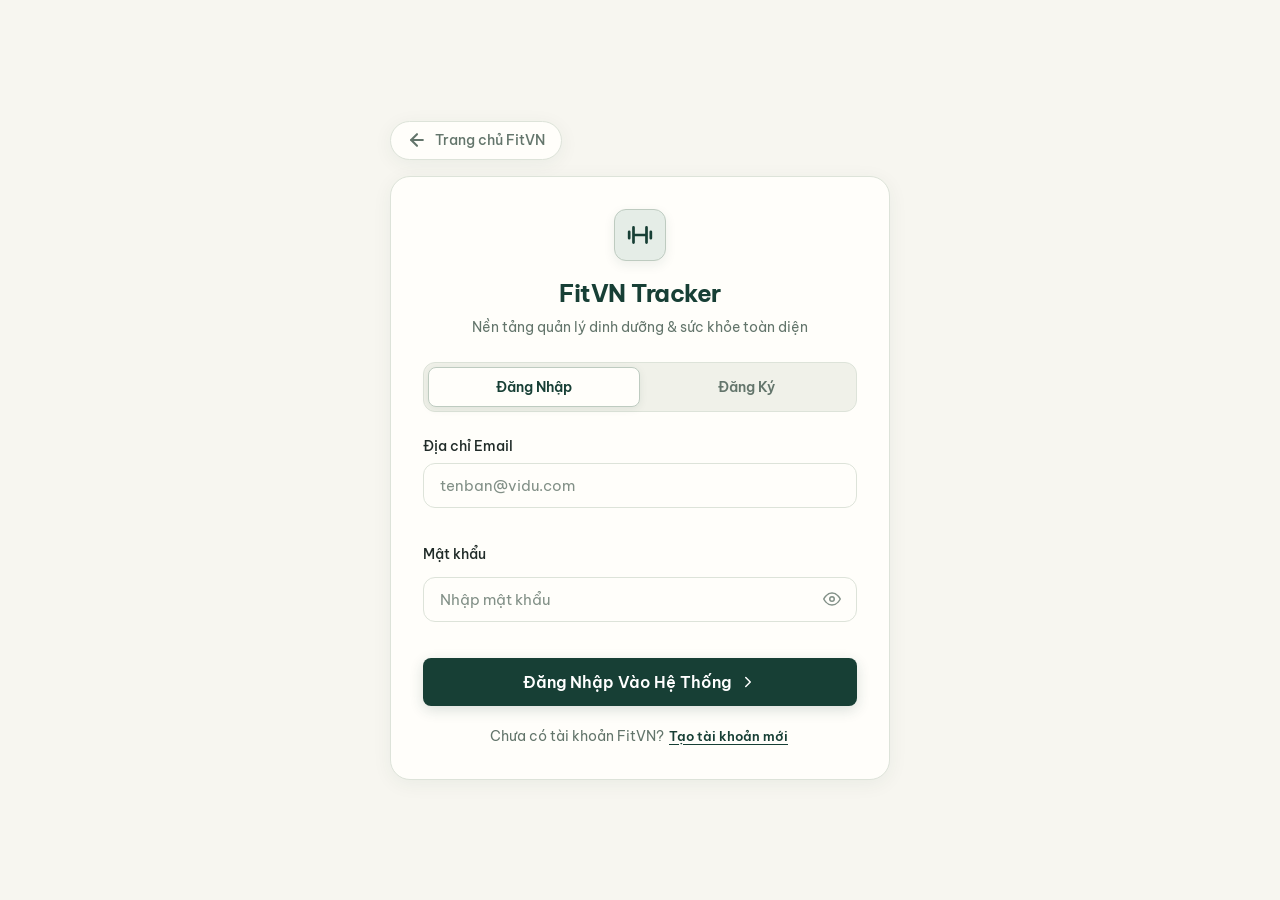
<file: Page/food-log.html>
<!DOCTYPE html>
<html lang="vi">
<head>
  <meta charset="UTF-8">
  <meta name="viewport" content="width=device-width, initial-scale=1.0, maximum-scale=1.0, user-scalable=no">
  <meta name="theme-color" content="#F7F6F0">
  <meta name="description" content="Nhật Ký Ăn Uống, Macro & Barcode Scanner - FitVN Tracker">
  <title>Nhật Ký Ăn Uống - FitVN Tracker</title>

  
  <link rel="preconnect" href="https://fonts.googleapis.com">
  <link rel="preconnect" href="https://fonts.gstatic.com" crossorigin>
  <link href="https://fonts.googleapis.com/css2?family=Be+Vietnam+Pro:wght@400;500;600;700;800&display=swap" rel="stylesheet">

  
  <link rel="stylesheet" href="../css/variables.css">
  <link rel="stylesheet" href="../css/glass.css">
  <link rel="stylesheet" href="../css/style.css">
</head>
<body class="theme-porcelain">

  <div id="app-layout">
    
    <nav class="app-navigation glass-nav" id="app-nav" aria-label="Main Navigation">
      <div class="nav-brand-desktop">
        <div class="brand-icon">
          <svg width="22" height="22" viewBox="0 0 24 24" fill="none" stroke="currentColor" stroke-width="2.5" stroke-linecap="round" stroke-linejoin="round">
            <path d="M6 5v14M18 5v14M2 9v6M22 9v6M6 12h12"/>
          </svg>
        </div>
        <div class="brand-text">
          <span class="brand-title">FitVN Tracker</span>
          <span class="brand-sub">Gym & Nutrition</span>
        </div>
      </div>

            <ul class="nav-list" role="tablist">
        <li class="nav-item">
          <a href="../index.html" class="nav-link" data-page="dashboard">
            <svg viewBox="0 0 24 24" fill="none" stroke-linecap="round" stroke-linejoin="round"><rect x="3" y="3" width="7" height="9" rx="1.5"/><rect x="14" y="3" width="7" height="5" rx="1.5"/><rect x="14" y="12" width="7" height="9" rx="1.5"/><rect x="3" y="16" width="7" height="5" rx="1.5"/></svg>
            <span class="nav-label">Trang Chủ</span>
          </a>
        </li>
        <li class="nav-item">
          <a href="health-dashboard.html" class="nav-link" data-page="health-dashboard">
            <svg viewBox="0 0 24 24" fill="none" stroke="currentColor" stroke-width="2" stroke-linecap="round" stroke-linejoin="round"><path d="M22 12h-4l-3 9L9 3l-3 9H2"/></svg>
            <span class="nav-label">Sức Khỏe</span>
          </a>
        </li>
        <li class="nav-item">
          <a href="progress-charts.html" class="nav-link" data-page="progress-charts">
            <svg viewBox="0 0 24 24" fill="none" stroke="currentColor" stroke-width="2" stroke-linecap="round" stroke-linejoin="round"><line x1="18" y1="20" x2="18" y2="10"></line><line x1="12" y1="20" x2="12" y2="4"></line><line x1="6" y1="20" x2="6" y2="14"></line></svg>
            <span class="nav-label">Tiến Trình</span>
          </a>
        </li>
        <li class="nav-item">
          <a href="workout.html" class="nav-link" data-page="workout">
            <svg viewBox="0 0 24 24" fill="none" stroke="currentColor" stroke-width="2.2" stroke-linecap="round" stroke-linejoin="round"><path d="M6.5 6.5h11M6.5 17.5h11M6.5 12h11M4 3v18M20 3v18"/></svg>
            <span class="nav-label">Tập Luyện</span>
          </a>
        </li>
        <li class="nav-item">
          <a href="reports.html" class="nav-link" data-page="reports">
            <svg viewBox="0 0 24 24" fill="none" stroke="currentColor" stroke-width="2.2" stroke-linecap="round" stroke-linejoin="round"><path d="M14 2H6a2 2 0 0 0-2 2v16a2 2 0 0 0 2 2h12a2 2 0 0 0 2-2V8z"></path><polyline points="14 2 14 8 20 8"></polyline><line x1="16" y1="13" x2="8" y2="13"></line><line x1="16" y1="17" x2="8" y2="17"></line><polyline points="10 9 9 9 8 9"></polyline></svg>
            <span class="nav-label">Báo Cáo</span>
          </a>
        </li>
        <li class="nav-item">
          <a href="weight.html" class="nav-link" data-page="weight">
            <svg viewBox="0 0 24 24" fill="none" stroke-linecap="round" stroke-linejoin="round"><path d="M12 3v18M3 9l9-6 9 6M6 12l-3 6h6l-3-6zM18 12l-3 6h6l-3-6z"/></svg>
            <span class="nav-label">Cân Nặng</span>
          </a>
        </li>
        <li class="nav-item">
          <a href="food-log.html" class="nav-link active" data-page="food">
            <svg viewBox="0 0 24 24" fill="none" stroke-linecap="round" stroke-linejoin="round"><path d="M18 8h1a4 4 0 0 1 0 8h-1"/><path d="M2 8h16v9a4 4 0 0 1-4 4H6a4 4 0 0 1-4-4V8z"/><line x1="6" y1="1" x2="6" y2="4"/><line x1="10" y1="1" x2="10" y2="4"/><line x1="14" y1="1" x2="14" y2="4"/></svg>
            <span class="nav-label">Nhật Ký</span>
          </a>
        </li>
        <li class="nav-item">
          <a href="food-search.html" class="nav-link" data-page="food-search">
            <svg viewBox="0 0 24 24" fill="none" stroke-linecap="round" stroke-linejoin="round"><circle cx="11" cy="11" r="8"></circle><line x1="21" y1="21" x2="16.65" y2="16.65"></line></svg>
            <span class="nav-label">Tra Cứu</span>
          </a>
        </li>
        <li class="nav-item">
          <a href="settings.html" class="nav-link" data-page="settings">
            <svg viewBox="0 0 24 24" fill="none" stroke-linecap="round" stroke-linejoin="round"><circle cx="12" cy="12" r="3"/><path d="M19.4 15a1.65 1.65 0 0 0 .33 1.82l.06.06a2 2 0 0 1 0 2.83 2 2 0 0 1-2.83 0l-.06-.06a1.65 1.65 0 0 0-1.82-.33 1.65 1.65 0 0 0-1 1.51V21a2 2 0 0 1-2 2 2 2 0 0 1-2-2v-.09A1.65 1.65 0 0 0 9 19.4a1.65 1.65 0 0 0-1.82.33l-.06.06a2 2 0 0 1-2.83 0 2 2 0 0 1 0-2.83l.06-.06a1.65 1.65 0 0 0 .33-1.82 1.65 1.65 0 0 0-1.51-1H3a2 2 0 0 1-2-2 2 2 0 0 1 2-2h.09A1.65 1.65 0 0 0 4.6 9a1.65 1.65 0 0 0-.33-1.82l-.06-.06a2 2 0 0 1 0-2.83 2 2 0 0 1 2.83 0l.06.06a1.65 1.65 0 0 0 1.82.33H9a1.65 1.65 0 0 0 1-1.51V3a2 2 0 0 1 2-2 2 2 0 0 1 2 2v.09a1.65 1.65 0 0 0 1 1.51 1.65 1.65 0 0 0 1.82-.33l.06-.06a2 2 0 0 1 2.83 0 2 2 0 0 1 0 2.83l-.06.06a1.65 1.65 0 0 0-.33 1.82V9a1.65 1.65 0 0 0 1.51 1H21a2 2 0 0 1 2 2 2 2 0 0 1-2 2h-.09a1.65 1.65 0 0 0-1.51 1z"/></svg>
            <span class="nav-label">Cá Nhân</span>
          </a>
        </li>
      </ul>

      
      <a href="auth.html" class="nav-footer-desktop" title="Chuyển đổi tài khoản / Đăng nhập">
        <div class="avatar-pill">VN</div>
        <div class="user-info-snippet">
          <span class="user-name">Người dùng FitVN</span>
          <span class="user-goal-tag">Đang tải hồ sơ...</span>
        </div>
      </a>
    </nav>

    
    <div class="content-wrapper">
      <header class="app-header glass-header">
        <div class="header-left">
          <div class="brand-icon">
            <svg width="20" height="20" viewBox="0 0 24 24" fill="none" stroke="currentColor" stroke-width="2.5" stroke-linecap="round" stroke-linejoin="round">
              <path d="M6 5v14M18 5v14M2 9v6M22 9v6M6 12h12"/>
            </svg>
          </div>
          <span class="brand-title">FitVN Tracker</span>
        </div>
        <div class="header-center">
          <h1 class="header-tab-title" id="header-title">Nhật Ký Ăn Uống</h1>
          <span class="header-date-badge" id="header-date">Hôm nay</span>
        </div>
        <div class="header-right">
          <a href="auth.html" class="avatar-pill" title="Hồ sơ tài khoản">VN</a>
        </div>
      </header>

      <main class="main-viewport">
        
        <section class="tab-content active" id="tab-food-log">
          <div class="section-header">
            <div>
              <h2 class="section-title">
                <svg width="22" height="22" viewBox="0 0 24 24" fill="none" stroke="var(--color-primary, #173F35)" stroke-width="2.2" stroke-linecap="round" stroke-linejoin="round">
                  <path d="M18 8h1a4 4 0 0 1 0 8h-1"></path>
                  <path d="M2 8h16v9a4 4 0 0 1-4 4H6a4 4 0 0 1-4-4V8z"></path>
                </svg>
                Bữa Ăn Trong Ngày
              </h2>
              <p class="section-subtitle">Ghi nhận lượng calo và macro từng bữa ăn để kiểm soát mục tiêu thể hình</p>
            </div>
            <button type="button" class="glass-btn glass-btn-primary" data-open-food-modal data-meal-type="lunch">
              <svg width="18" height="18" viewBox="0 0 24 24" fill="none" stroke="currentColor" stroke-width="2.5">
                <line x1="12" y1="5" x2="12" y2="19"></line>
                <line x1="5" y1="12" x2="19" y2="12"></line>
              </svg>
              Ghi Chép Nhanh
            </button>
          </div>

          
          <div class="food-date-navigator glass-card">
            <div class="date-nav-controls">
              <button type="button" class="date-arrow-btn" id="btn-prev-day" title="Ngày hôm trước" aria-label="Ngày hôm trước">
                <svg width="18" height="18" viewBox="0 0 24 24" fill="none" stroke="currentColor" stroke-width="2.5" stroke-linecap="round" stroke-linejoin="round">
                  <polyline points="15 18 9 12 15 6"></polyline>
                </svg>
              </button>

              <div class="date-picker-trigger" id="date-picker-container" title="Bấm để chọn ngày trên lịch">
                <div class="date-display-box">
                  <svg width="18" height="18" viewBox="0 0 24 24" fill="none" stroke="var(--color-primary, #173F35)" stroke-width="2" stroke-linecap="round" stroke-linejoin="round">
                    <rect x="3" y="4" width="18" height="18" rx="2" ry="2"></rect>
                    <line x1="16" y1="2" x2="16" y2="6"></line>
                    <line x1="8" y1="2" x2="8" y2="6"></line>
                    <line x1="3" y1="10" x2="21" y2="10"></line>
                  </svg>
                  <span class="active-date-text" id="food-log-current-date-text">Đang tải ngày...</span>
                  <span class="glass-badge glass-badge-emerald" id="food-log-today-badge">Hôm nay</span>
                </div>
                
                <input type="date" id="input-food-log-date" class="date-picker-input" aria-label="Chọn ngày xem nhật ký">
              </div>

              <button type="button" class="date-arrow-btn" id="btn-next-day" title="Ngày hôm sau" aria-label="Ngày hôm sau">
                <svg width="18" height="18" viewBox="0 0 24 24" fill="none" stroke="currentColor" stroke-width="2.5" stroke-linecap="round" stroke-linejoin="round">
                  <polyline points="9 18 15 12 9 6"></polyline>
                </svg>
              </button>
            </div>

            <div class="date-quick-actions">
              <button type="button" class="glass-btn-subtle" id="btn-jump-today">
                Về Hôm Nay
              </button>
              <div class="day-total-summary" style="display: flex; flex-direction: column; align-items: flex-end; gap: 4px;">
                <div>
                  <span class="summary-label">Tổng calo trong ngày:</span>
                  <strong class="summary-value" id="food-log-day-total-cals">0 kcal</strong>
                </div>
                <div style="font-size: 0.8rem; display: flex; gap: 10px; font-weight: 600;">
                  <span style="color: var(--color-primary, #173F35);">P: <strong id="food-log-day-total-p">0</strong>g</span>
                  <span style="color: #d97706;">C: <strong id="food-log-day-total-c">0</strong>g</span>
                  <span style="color: var(--color-danger, #D9534F);">F: <strong id="food-log-day-total-f">0</strong>g</span>
                </div>
              </div>
            </div>
          </div>

          <div class="glass-card stat-card" style="margin-top: var(--spacing-md);">
            <div class="stat-header">
              <span>TỔNG KẾT CALO TUẦN NÀY (TÍNH ĐẾN HÔM NAY)</span>
              <span class="glass-badge glass-badge-cyan" id="weekly-calorie-days">0 ngày ghi nhận</span>
            </div>
            <div class="grid-cards" style="grid-template-columns: repeat(auto-fit, minmax(150px, 1fr)); gap: 12px; margin-top: 10px;">
              <div><div class="summary-label">Mục tiêu cộng dồn</div><strong id="weekly-calorie-target">0 kcal</strong></div>
              <div><div class="summary-label">Thực tế đã nạp</div><strong id="weekly-calorie-consumed">0 kcal</strong></div>
              <div><div class="summary-label">Ngày ăn lố / đạt mục tiêu</div><strong id="weekly-calorie-day-counts">0 / 0 ngày</strong></div>
              <div><div class="summary-label">Dư / thâm hụt</div><strong id="weekly-calorie-balance">0 kcal</strong></div>
            </div>
            <div id="weekly-calorie-adjustment" style="font-size: 0.8rem; color: var(--color-text-secondary, #63756B); margin-top: 8px;" aria-live="polite"></div>
          </div>

          <div class="grid-cards" style="grid-template-columns: 1fr; gap: var(--spacing-md, 16px);">
            
            <div class="glass-card stat-card">
              <div class="stat-header">
                <div style="display: flex; align-items: center; gap: 8px;">
                  <strong style="color: var(--color-primary, #173F35); font-size: 1.05rem;">🌅 Bữa Sáng (Breakfast)</strong>
                  <span class="glass-badge glass-badge-emerald" id="meal-calories-breakfast">0 kcal</span>
                </div>
                <button type="button" class="glass-btn glass-btn-primary" style="padding: 0.35rem 0.75rem; font-size: 0.78rem;" data-open-food-modal data-meal-type="breakfast">
                  + Thêm Món
                </button>
              </div>
              <div id="meal-items-breakfast" style="margin-top: var(--spacing-sm);"></div>
            </div>

            
            <div class="glass-card stat-card">
              <div class="stat-header">
                <div style="display: flex; align-items: center; gap: 8px;">
                  <strong style="color: var(--color-primary, #173F35); font-size: 1.05rem;">☀️ Bữa Trưa (Lunch)</strong>
                  <span class="glass-badge glass-badge-emerald" id="meal-calories-lunch">0 kcal</span>
                </div>
                <button type="button" class="glass-btn glass-btn-primary" style="padding: 0.35rem 0.75rem; font-size: 0.78rem;" data-open-food-modal data-meal-type="lunch">
                  + Thêm Món
                </button>
              </div>
              <div id="meal-items-lunch" style="margin-top: var(--spacing-sm);"></div>
            </div>

            
            <div class="glass-card stat-card">
              <div class="stat-header">
                <div style="display: flex; align-items: center; gap: 8px;">
                  <strong style="color: var(--color-primary, #173F35); font-size: 1.05rem;">🌙 Bữa Tối (Dinner)</strong>
                  <span class="glass-badge glass-badge-emerald" id="meal-calories-dinner">0 kcal</span>
                </div>
                <button type="button" class="glass-btn glass-btn-primary" style="padding: 0.35rem 0.75rem; font-size: 0.78rem;" data-open-food-modal data-meal-type="dinner">
                  + Thêm Món
                </button>
              </div>
              <div id="meal-items-dinner" style="margin-top: var(--spacing-sm);"></div>
            </div>

            
            <div class="glass-card stat-card">
              <div class="stat-header">
                <div style="display: flex; align-items: center; gap: 8px;">
                  <strong style="color: var(--color-primary, #173F35); font-size: 1.05rem;">⚡ Bữa Phụ & Pre-workout</strong>
                  <span class="glass-badge glass-badge-emerald" id="meal-calories-snack">0 kcal</span>
                </div>
                <button type="button" class="glass-btn glass-btn-primary" style="padding: 0.35rem 0.75rem; font-size: 0.78rem;" data-open-food-modal data-meal-type="snack">
                  + Thêm Món
                </button>
              </div>
              <div id="meal-items-snack" style="margin-top: var(--spacing-sm);"></div>
            </div>
          </div>
        </section>
      </main>
    </div>
  </div>

  
  <div class="glass-modal-backdrop" id="food-modal-backdrop" role="dialog" aria-modal="true" aria-labelledby="modal-meal-name">
    <div class="glass-modal-container">
      <div class="modal-header">
        <div class="modal-title-group">
          <div class="modal-title">
            <span style="font-size: 1.3rem;">⚡</span>
            <span>Ghi Chép Thực Phẩm Siêu Tốc</span>
          </div>
          <span class="modal-subtitle" id="modal-meal-name">Thêm vào Bữa Sáng</span>
        </div>
        <button type="button" class="btn-close-modal" id="btn-close-food-modal" aria-label="Đóng cửa sổ">
          <svg width="18" height="18" viewBox="0 0 24 24" fill="none" stroke="currentColor" stroke-width="2.5">
            <line x1="18" y1="6" x2="6" y2="18"></line>
            <line x1="6" y1="6" x2="18" y2="18"></line>
          </svg>
        </button>
      </div>

      <div class="modal-nav-tabs">
        <button type="button" class="modal-tab-btn active" data-view="database">
          <svg width="16" height="16" viewBox="0 0 24 24" fill="none" stroke="currentColor" stroke-width="2">
            <path d="M18 8h1a4 4 0 0 1 0 8h-1"></path>
            <path d="M2 8h16v9a4 4 0 0 1-4 4H6a4 4 0 0 1-4-4V8z"></path>
          </svg>
          Kho Món Việt (1-Tap)
        </button>
        <button type="button" class="modal-tab-btn" data-view="barcode">
          <svg width="16" height="16" viewBox="0 0 24 24" fill="none" stroke="currentColor" stroke-width="2">
            <rect x="3" y="4" width="18" height="16" rx="2"></rect>
            <line x1="7" y1="8" x2="7" y2="16"></line>
            <line x1="11" y1="8" x2="11" y2="16"></line>
            <line x1="15" y1="8" x2="15" y2="16"></line>
          </svg>
          Quét Barcode Siêu Thị
        </button>
        <button type="button" class="modal-tab-btn" data-view="custom">
          <svg width="16" height="16" viewBox="0 0 24 24" fill="none" stroke="currentColor" stroke-width="2">
            <circle cx="12" cy="12" r="10"></circle>
            <line x1="12" y1="8" x2="12" y2="16"></line>
            <line x1="8" y1="12" x2="16" y2="12"></line>
          </svg>
          + Tự Nhập Món Ăn
        </button>
      </div>

      
      <div class="modal-body" id="modal-view-database">
        <div class="food-search-wrapper">
          <svg class="food-search-icon" viewBox="0 0 24 24" fill="none" stroke-width="2">
            <circle cx="11" cy="11" r="8"></circle>
            <line x1="21" y1="21" x2="16.65" y2="16.65"></line>
          </svg>
          <input type="text" class="food-search-input" id="modal-food-search" placeholder="Tìm kiếm món: phở bò, cơm tấm, ức gà, khoai lang..." autocomplete="off">
        </div>

        <div class="chips-container">
          <button type="button" class="chip-btn active" data-category="all">Tất cả</button>
          <button type="button" class="chip-btn" data-category="vietnamese">Món Việt Quen Thuộc</button>
          <button type="button" class="chip-btn" data-category="gym_staple">Gym Clean Foods</button>
          <button type="button" class="chip-btn" data-category="supplement">Whey & Bổ Sung</button>
          <button type="button" class="chip-btn" data-category="beverage">Sữa Hạt & Nước</button>
        </div>

        <div id="food-serving-editor" class="glass-card" style="display: none; padding: 1rem; margin-top: 12px;" aria-live="polite">
          <div style="font-weight: 700; color: var(--color-primary, #173F35);" id="food-serving-editor-name"></div>
          <label for="food-serving-grams" style="display: block; font-size: 0.82rem; margin: 10px 0 6px;">Khẩu phần đã ăn (gram)</label>
          <div style="display: flex; align-items: center; gap: 10px;">
            <input type="number" id="food-serving-grams" class="glass-input" min="1" step="1" style="max-width: 160px;" aria-describedby="food-serving-preview">
            <span id="food-serving-base"></span>
          </div>
          <div id="food-serving-preview" style="font-size: 0.82rem; color: var(--color-text-secondary, #63756B); margin-top: 8px;"></div>
          <button type="button" class="glass-btn glass-btn-primary" id="btn-confirm-food-serving" style="width: 100%; margin-top: 12px;">
            Thêm khẩu phần vào nhật ký
          </button>
        </div>

        <div class="food-results-list" id="modal-food-results"></div>
      </div>

      
      <div class="modal-body" id="modal-view-barcode" style="display: none;">
        <div class="scanner-container">
          <div class="scanner-viewfinder">
            <div class="scanner-laser"></div>
            <div class="scanner-hint">
              <svg width="32" height="32" viewBox="0 0 24 24" fill="none" stroke="var(--color-primary, #173F35)" stroke-width="1.8" style="margin-bottom: 6px;">
                <path d="M3 7V5a2 2 0 0 1 2-2h2"></path>
                <path d="M17 3h2a2 2 0 0 1 2 2v2"></path>
                <path d="M21 17v2a2 2 0 0 1-2 2h-2"></path>
                <path d="M7 21H5a2 2 0 0 1-2-2v-2"></path>
              </svg>
              <div>Khung ngắm máy quét mã vạch siêu thị</div>
              <div style="font-size: 0.72rem; color: var(--text-muted); margin-top: 2px;">Nhập mã barcode hoặc chọn sản phẩm có sẵn bên dưới</div>
            </div>
          </div>

          <div style="display: flex; gap: var(--spacing-sm);">
            <input type="text" class="glass-input" id="barcode-manual-input" placeholder="Nhập mã barcode (VD: 748927028669)...">
            <button type="button" class="glass-btn glass-btn-primary" id="btn-scan-barcode">
              Quét
            </button>
          </div>

          <div id="barcode-scan-result"></div>

          <div class="barcode-presets-title">Sản Phẩm Siêu Thị & Gymer Phổ Biến (Click để quét nhanh)</div>
          <div class="barcode-presets-grid" id="barcode-preset-list"></div>
        </div>
      </div>

      <!-- TAB 3: TỰ NHẬP MÓN ĂN MỚI CỦA NGƯỜI DÙNG -->
      <div class="modal-body" id="modal-view-custom" style="display: none; flex-direction: column; gap: 14px;">
        <div style="background: var(--color-surface-raised, #F0F1E9); padding: 12px 14px; border-radius: 10px; border-left: 3px solid var(--color-primary, #173F35); font-size: 0.85rem; color: var(--color-text-secondary, #63756B);">
          💡 Nhập tên món và thành phần dinh dưỡng (Carb, Protein, Fat). Món sẽ được lưu vào nhật ký và tự động cộng dồn vào tổng calo & macro trong ngày!
        </div>

        <form id="form-custom-food" onsubmit="event.preventDefault(); FoodLogModule.handleCustomFoodSubmit();">
          <div style="display: flex; flex-direction: column; gap: 6px; margin-bottom: 12px;">
            <label for="custom-food-name" style="font-size: 0.86rem; font-weight: 700; color: var(--color-text, #202B28);">Tên món ăn <span style="color: var(--color-danger, #D9534F);">*</span></label>
            <input type="text" class="glass-input" id="custom-food-name" placeholder="VD: Cơm gạo lứt thịt bò xào, Yến mạch chuối..." required autocomplete="off">
          </div>

          <div style="display: grid; grid-template-columns: repeat(3, 1fr); gap: 10px; margin-bottom: 12px;">
            <div style="display: flex; flex-direction: column; gap: 6px;">
              <label for="custom-food-protein" style="font-size: 0.82rem; font-weight: 700; color: var(--color-primary, #173F35);">Đạm (Protein)</label>
              <div style="position: relative; display: flex; align-items: center;">
                <input type="number" step="0.1" min="0" class="glass-input" id="custom-food-protein" placeholder="0" style="width: 100%; padding-right: 24px;" required>
                <span style="position: absolute; right: 10px; font-size: 0.78rem; color: var(--color-text-muted, #829087); font-weight: 600;">g</span>
              </div>
            </div>

            <div style="display: flex; flex-direction: column; gap: 6px;">
              <label for="custom-food-carbs" style="font-size: 0.82rem; font-weight: 700; color: #d97706;">Tinh bột (Carb)</label>
              <div style="position: relative; display: flex; align-items: center;">
                <input type="number" step="0.1" min="0" class="glass-input" id="custom-food-carbs" placeholder="0" style="width: 100%; padding-right: 24px;" required>
                <span style="position: absolute; right: 10px; font-size: 0.78rem; color: var(--color-text-muted, #829087); font-weight: 600;">g</span>
              </div>
            </div>

            <div style="display: flex; flex-direction: column; gap: 6px;">
              <label for="custom-food-fat" style="font-size: 0.82rem; font-weight: 700; color: var(--color-danger, #D9534F);">Chất béo (Fat)</label>
              <div style="position: relative; display: flex; align-items: center;">
                <input type="number" step="0.1" min="0" class="glass-input" id="custom-food-fat" placeholder="0" style="width: 100%; padding-right: 24px;" required>
                <span style="position: absolute; right: 10px; font-size: 0.78rem; color: var(--color-text-muted, #829087); font-weight: 600;">g</span>
              </div>
            </div>
          </div>

          <div style="background: var(--color-surface, #FFFEFA); border: 1px solid var(--color-border, #DDE3D9); border-radius: 10px; padding: 12px 16px; margin-bottom: 16px; display: flex; justify-content: space-between; align-items: center;">
            <div>
              <div style="font-size: 0.76rem; color: var(--color-text-muted, #829087); font-weight: 600; text-transform: uppercase;">Calo ước tính tự động</div>
              <div style="font-size: 0.74rem; color: var(--color-text-secondary, #63756B);">1g Đạm/Carb = 4 kcal • 1g Béo = 9 kcal</div>
            </div>
            <div style="text-align: right;">
              <strong id="custom-food-calories-preview" style="font-size: 1.5rem; color: var(--color-primary, #173F35); font-weight: 800;">0</strong>
              <span style="font-size: 0.82rem; font-weight: 700; color: var(--color-text-muted, #829087);">kcal</span>
            </div>
          </div>

          <button type="submit" class="glass-btn glass-btn-primary" style="width: 100%; padding: 0.85rem; font-size: 0.95rem; font-weight: 700;">
            + Thêm Món Vào Nhật Ký
          </button>
        </form>
      </div>
    </div>
  </div>

  
  <div id="toast-container" aria-live="polite"></div>

  
  <script src="../js/foodDatabase.js"></script>
  <script src="../js/calculator.js"></script>
  <script src="../js/chart.js"></script>
  <script src="../js/storage.js"></script>
  <script src="../js/app.js"></script>
</body>
</html>
</file>
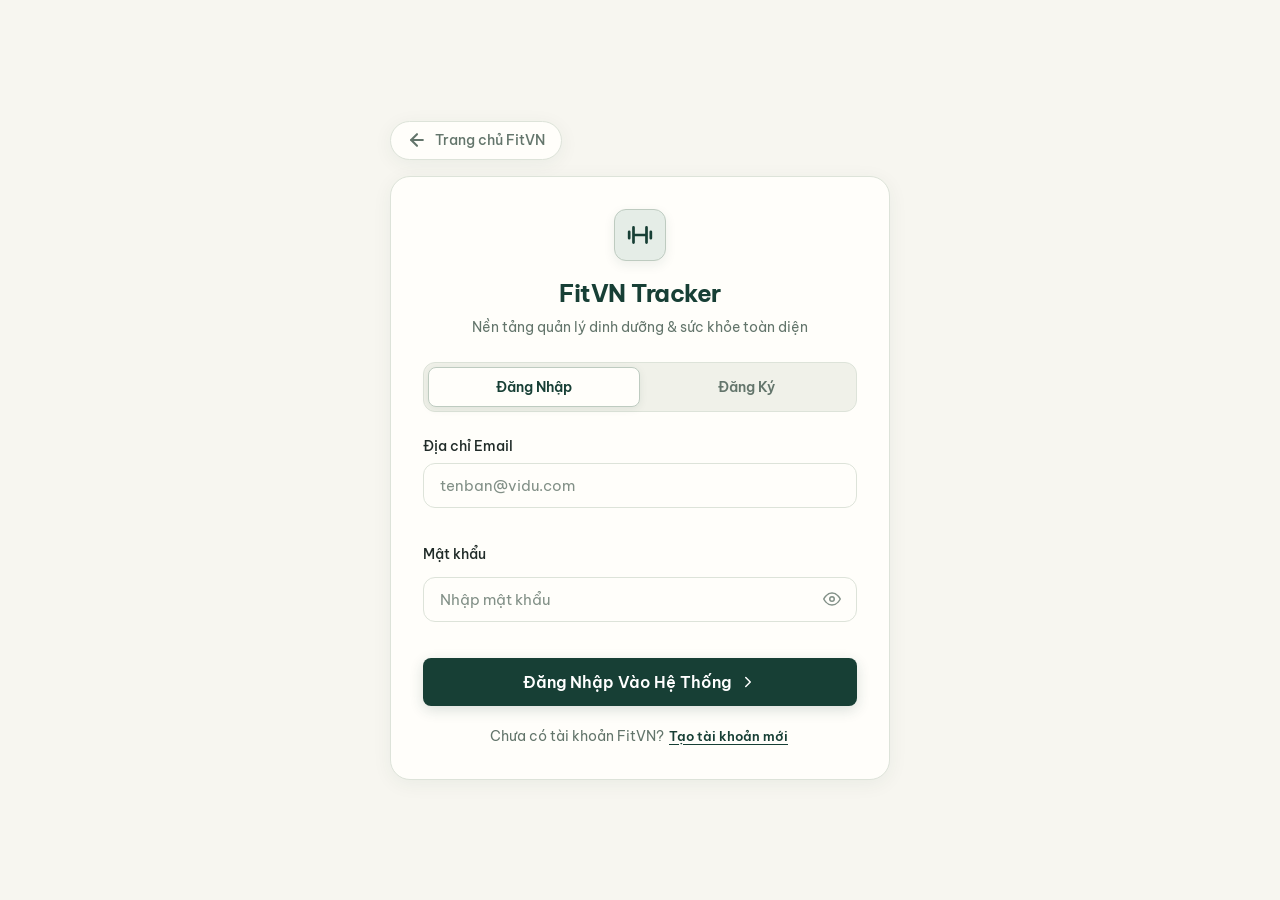
<file: Page/food-search.html>
<!DOCTYPE html>
<html lang="vi">
<head>
  <meta charset="UTF-8">
  <meta name="viewport" content="width=device-width, initial-scale=1.0, maximum-scale=1.0, user-scalable=no">
  <meta name="theme-color" content="#F7F6F0">
  <meta name="description" content="Tra Cứu Dinh Dưỡng & Tìm Kiếm Thực Phẩm - FitVN Tracker">
  <title>Tra Cứu Thực Phẩm - FitVN Tracker</title>

  
  <link rel="preconnect" href="https://fonts.googleapis.com">
  <link rel="preconnect" href="https://fonts.gstatic.com" crossorigin>
  <link href="https://fonts.googleapis.com/css2?family=Be+Vietnam+Pro:wght@400;500;600;700;800&display=swap" rel="stylesheet">

  
  <link rel="stylesheet" href="../css/variables.css">
  <link rel="stylesheet" href="../css/glass.css">
  <link rel="stylesheet" href="../css/style.css">
</head>
<body class="theme-porcelain">

  <div id="app-layout">
    
    <nav class="app-navigation glass-nav" id="app-nav" aria-label="Main Navigation">
      <div class="nav-brand-desktop">
        <div class="brand-icon">
          <svg width="22" height="22" viewBox="0 0 24 24" fill="none" stroke="currentColor" stroke-width="2.5" stroke-linecap="round" stroke-linejoin="round">
            <path d="M6 5v14M18 5v14M2 9v6M22 9v6M6 12h12"/>
          </svg>
        </div>
        <div class="brand-text">
          <span class="brand-title">FitVN Tracker</span>
          <span class="brand-sub">Gym & Nutrition</span>
        </div>
      </div>

            <ul class="nav-list" role="tablist">
        <li class="nav-item">
          <a href="../index.html" class="nav-link" data-page="dashboard">
            <svg viewBox="0 0 24 24" fill="none" stroke-linecap="round" stroke-linejoin="round"><rect x="3" y="3" width="7" height="9" rx="1.5"/><rect x="14" y="3" width="7" height="5" rx="1.5"/><rect x="14" y="12" width="7" height="9" rx="1.5"/><rect x="3" y="16" width="7" height="5" rx="1.5"/></svg>
            <span class="nav-label">Trang Chủ</span>
          </a>
        </li>
        <li class="nav-item">
          <a href="health-dashboard.html" class="nav-link" data-page="health-dashboard">
            <svg viewBox="0 0 24 24" fill="none" stroke="currentColor" stroke-width="2" stroke-linecap="round" stroke-linejoin="round"><path d="M22 12h-4l-3 9L9 3l-3 9H2"/></svg>
            <span class="nav-label">Sức Khỏe</span>
          </a>
        </li>
        <li class="nav-item">
          <a href="progress-charts.html" class="nav-link" data-page="progress-charts">
            <svg viewBox="0 0 24 24" fill="none" stroke="currentColor" stroke-width="2" stroke-linecap="round" stroke-linejoin="round"><line x1="18" y1="20" x2="18" y2="10"></line><line x1="12" y1="20" x2="12" y2="4"></line><line x1="6" y1="20" x2="6" y2="14"></line></svg>
            <span class="nav-label">Tiến Trình</span>
          </a>
        </li>
        <li class="nav-item">
          <a href="workout.html" class="nav-link" data-page="workout">
            <svg viewBox="0 0 24 24" fill="none" stroke="currentColor" stroke-width="2.2" stroke-linecap="round" stroke-linejoin="round"><path d="M6.5 6.5h11M6.5 17.5h11M6.5 12h11M4 3v18M20 3v18"/></svg>
            <span class="nav-label">Tập Luyện</span>
          </a>
        </li>
        <li class="nav-item">
          <a href="reports.html" class="nav-link" data-page="reports">
            <svg viewBox="0 0 24 24" fill="none" stroke="currentColor" stroke-width="2.2" stroke-linecap="round" stroke-linejoin="round"><path d="M14 2H6a2 2 0 0 0-2 2v16a2 2 0 0 0 2 2h12a2 2 0 0 0 2-2V8z"></path><polyline points="14 2 14 8 20 8"></polyline><line x1="16" y1="13" x2="8" y2="13"></line><line x1="16" y1="17" x2="8" y2="17"></line><polyline points="10 9 9 9 8 9"></polyline></svg>
            <span class="nav-label">Báo Cáo</span>
          </a>
        </li>
        <li class="nav-item">
          <a href="weight.html" class="nav-link" data-page="weight">
            <svg viewBox="0 0 24 24" fill="none" stroke-linecap="round" stroke-linejoin="round"><path d="M12 3v18M3 9l9-6 9 6M6 12l-3 6h6l-3-6zM18 12l-3 6h6l-3-6z"/></svg>
            <span class="nav-label">Cân Nặng</span>
          </a>
        </li>
        <li class="nav-item">
          <a href="food-log.html" class="nav-link" data-page="food">
            <svg viewBox="0 0 24 24" fill="none" stroke-linecap="round" stroke-linejoin="round"><path d="M18 8h1a4 4 0 0 1 0 8h-1"/><path d="M2 8h16v9a4 4 0 0 1-4 4H6a4 4 0 0 1-4-4V8z"/><line x1="6" y1="1" x2="6" y2="4"/><line x1="10" y1="1" x2="10" y2="4"/><line x1="14" y1="1" x2="14" y2="4"/></svg>
            <span class="nav-label">Nhật Ký</span>
          </a>
        </li>
        <li class="nav-item">
          <a href="food-search.html" class="nav-link active" data-page="food-search">
            <svg viewBox="0 0 24 24" fill="none" stroke-linecap="round" stroke-linejoin="round"><circle cx="11" cy="11" r="8"></circle><line x1="21" y1="21" x2="16.65" y2="16.65"></line></svg>
            <span class="nav-label">Tra Cứu</span>
          </a>
        </li>
        <li class="nav-item">
          <a href="settings.html" class="nav-link" data-page="settings">
            <svg viewBox="0 0 24 24" fill="none" stroke-linecap="round" stroke-linejoin="round"><circle cx="12" cy="12" r="3"/><path d="M19.4 15a1.65 1.65 0 0 0 .33 1.82l.06.06a2 2 0 0 1 0 2.83 2 2 0 0 1-2.83 0l-.06-.06a1.65 1.65 0 0 0-1.82-.33 1.65 1.65 0 0 0-1 1.51V21a2 2 0 0 1-2 2 2 2 0 0 1-2-2v-.09A1.65 1.65 0 0 0 9 19.4a1.65 1.65 0 0 0-1.82.33l-.06.06a2 2 0 0 1-2.83 0 2 2 0 0 1 0-2.83l.06-.06a1.65 1.65 0 0 0 .33-1.82 1.65 1.65 0 0 0-1.51-1H3a2 2 0 0 1-2-2 2 2 0 0 1 2-2h.09A1.65 1.65 0 0 0 4.6 9a1.65 1.65 0 0 0-.33-1.82l-.06-.06a2 2 0 0 1 0-2.83 2 2 0 0 1 2.83 0l.06.06a1.65 1.65 0 0 0 1.82.33H9a1.65 1.65 0 0 0 1-1.51V3a2 2 0 0 1 2-2 2 2 0 0 1 2 2v.09a1.65 1.65 0 0 0 1 1.51 1.65 1.65 0 0 0 1.82-.33l.06-.06a2 2 0 0 1 2.83 0 2 2 0 0 1 0 2.83l-.06.06a1.65 1.65 0 0 0-.33 1.82V9a1.65 1.65 0 0 0 1.51 1H21a2 2 0 0 1 2 2 2 2 0 0 1-2 2h-.09a1.65 1.65 0 0 0-1.51 1z"/></svg>
            <span class="nav-label">Cá Nhân</span>
          </a>
        </li>
      </ul>

      
      <a href="auth.html" class="nav-footer-desktop" title="Chuyển đổi tài khoản / Đăng nhập">
        <div class="avatar-pill">VN</div>
        <div class="user-info-snippet">
          <span class="user-name">Người dùng FitVN</span>
          <span class="user-goal-tag">Đang tải hồ sơ...</span>
        </div>
      </a>
    </nav>

    
    <div class="content-wrapper">
      <header class="app-header glass-header">
        <div class="header-left">
          <div class="brand-icon">
            <svg width="20" height="20" viewBox="0 0 24 24" fill="none" stroke="currentColor" stroke-width="2.5" stroke-linecap="round" stroke-linejoin="round">
              <path d="M6 5v14M18 5v14M2 9v6M22 9v6M6 12h12"/>
            </svg>
          </div>
          <span class="brand-title">FitVN Tracker</span>
        </div>
        <div class="header-center">
          <h1 class="header-tab-title" id="header-title">Tra Cứu Dinh Dưỡng</h1>
          <span class="header-date-badge" id="header-date">Hôm nay</span>
        </div>
        <div class="header-right">
          <a href="auth.html" class="avatar-pill" title="Hồ sơ tài khoản">VN</a>
        </div>
      </header>

      <main class="main-viewport">
        
        <section class="tab-content active" id="tab-food-search">
          <div class="section-header" style="margin-bottom: 18px;">
            <h2 class="section-title">
              <svg width="22" height="22" viewBox="0 0 24 24" fill="none" stroke="var(--color-primary, #173F35)" stroke-width="2">
                <circle cx="11" cy="11" r="8"></circle>
                <line x1="21" y1="21" x2="16.65" y2="16.65"></line>
              </svg>
              Bách Khoa Toàn Thư Thực Phẩm
            </h2>
          </div>

          
          <div class="food-search-hero">
            <div class="food-search-box-wrapper">
              <span class="food-search-left-icon">
                <svg width="20" height="20" viewBox="0 0 24 24" fill="none" stroke="currentColor" stroke-width="2.2" stroke-linecap="round" stroke-linejoin="round">
                  <circle cx="11" cy="11" r="8"></circle>
                  <line x1="21" y1="21" x2="16.65" y2="16.65"></line>
                </svg>
              </span>
              <input type="text" class="food-search-main-input" id="food-search-input" placeholder="Tìm kiếm thực phẩm (Ví dụ: ức gà, khoai lang, chuối, phô mai...)" autocomplete="off">
              <button type="button" class="btn-clear-search" id="btn-clear-food-search" aria-label="Xóa tìm kiếm">✕</button>
            </div>

            
            <div class="food-cat-chips-list">
              <button type="button" class="food-cat-chip active" data-cat="all">🌟 Tất Cả Món</button>
              <button type="button" class="food-cat-chip" data-cat="vegetables">🥦 Rau Củ</button>
              <button type="button" class="food-cat-chip" data-cat="fruits">🍎 Trái Cây</button>
              <button type="button" class="food-cat-chip" data-cat="meat_fish">🥩 Thịt Cá & Đạm</button>
              <button type="button" class="food-cat-chip" data-cat="grains">🌾 Ngũ Cốc & Khoai</button>
              <button type="button" class="food-cat-chip" data-cat="dairy">🥛 Sữa & Chế Phẩm</button>
            </div>
          </div>

          
          <div style="display: flex; justify-content: space-between; align-items: center; margin-bottom: 14px;">
            <h3 style="font-size: 1.05rem; font-weight: 700; color: var(--color-primary, #173F35); margin: 0;">
              Danh Sách Thực Phẩm
            </h3>
            <span id="food-results-count" style="font-size: 0.82rem; color: var(--color-text-secondary, #63756B); font-weight: 600;">
              Đang tải...
            </span>
          </div>

          
          <div class="food-cards-grid" id="food-cards-grid"></div>
        </section>
      </main>
    </div>
  </div>

  
  <div class="app-modal-backdrop" id="modal-food-detail" role="dialog" aria-modal="true" aria-labelledby="modal-detail-title">
    <div class="app-modal-box" style="max-width: 540px;">
      <div class="modal-header">
        <h3 id="modal-detail-title">Chi Tiết Giá Trị Dinh Dưỡng</h3>
        <button type="button" class="btn-goal-icon" id="btn-close-food-detail" aria-label="Đóng cửa sổ">
          <svg width="20" height="20" viewBox="0 0 24 24" fill="none" stroke="currentColor" stroke-width="2" stroke-linecap="round" stroke-linejoin="round"><line x1="18" y1="6" x2="6" y2="18"></line><line x1="6" y1="6" x2="18" y2="18"></line></svg>
        </button>
      </div>
      <div class="modal-body" id="food-detail-modal-body"></div>
    </div>
  </div>

  
  <div id="toast-container" class="toast-container"></div>

  
  <script src="../js/storage.js"></script>
  <script src="../js/foodDatabase.js"></script>
  <script src="../js/calculator.js"></script>
  <script src="../js/foodSearch.js"></script>
  <script src="../js/app.js"></script>
</body>
</html>
</file>
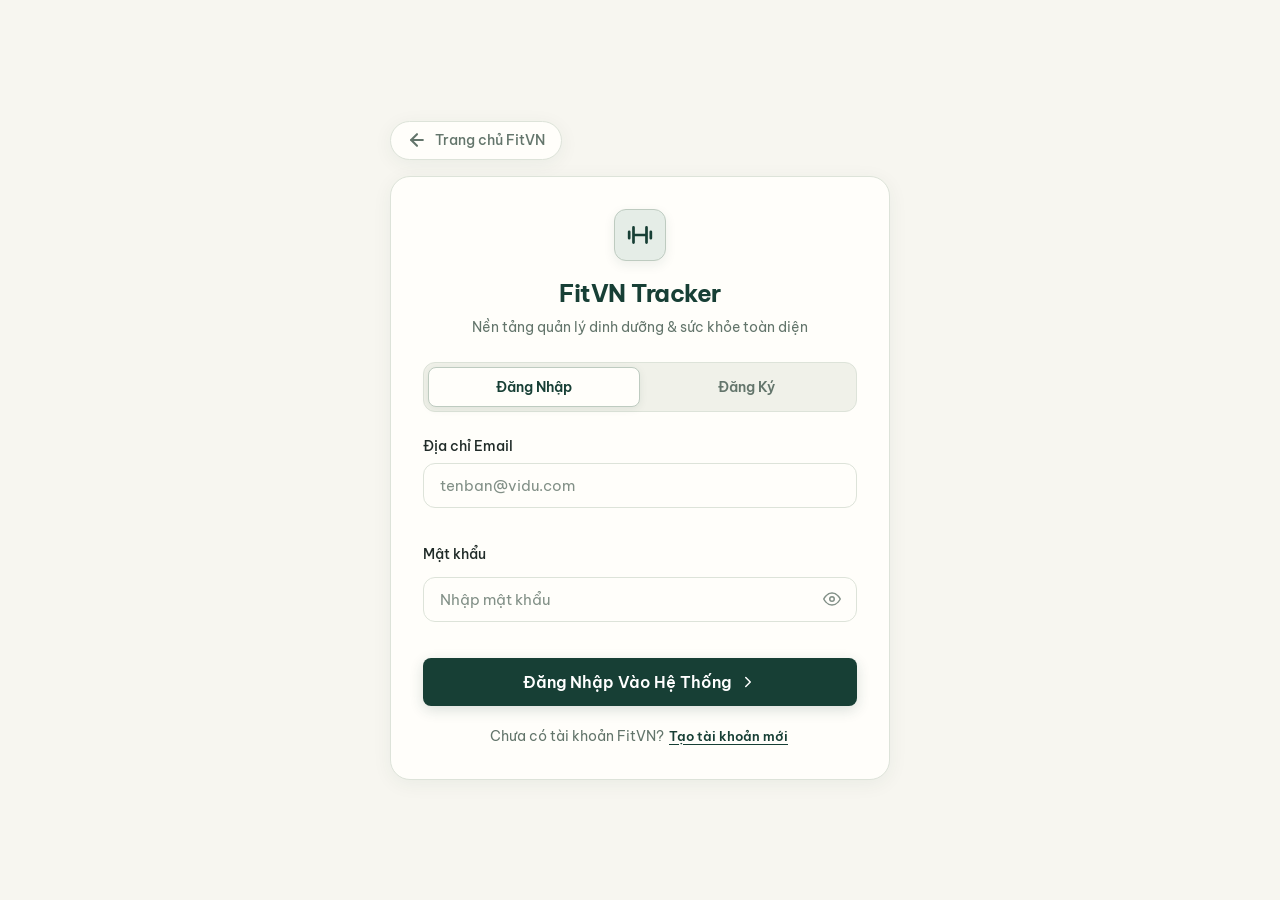
<file: Page/goals.html>
﻿<!DOCTYPE html>
<html lang="vi">
<head>
  <meta charset="UTF-8">
  <meta name="viewport" content="width=device-width, initial-scale=1.0, maximum-scale=1.0, user-scalable=no">
  <meta name="theme-color" content="#F7F6F0">
  <meta name="description" content="Quản Lý Mục Tiêu Thể Hình - FitVN Tracker">
  <title>Mục Tiêu Thể Hình - FitVN Tracker</title>

  <!-- Google Font Be Vietnam Pro -->
  <link rel="preconnect" href="https://fonts.googleapis.com">
  <link rel="preconnect" href="https://fonts.gstatic.com" crossorigin>
  <link href="https://fonts.googleapis.com/css2?family=Be+Vietnam+Pro:wght@400;500;600;700;800&display=swap" rel="stylesheet">

  <!-- Core CSS -->
  <link rel="stylesheet" href="../css/variables.css">
  <link rel="stylesheet" href="../css/glass.css">
  <link rel="stylesheet" href="../css/style.css">
</head>
<body class="theme-porcelain">

  <div id="app-layout">
    <!-- NAVIGATION BAR -->
    <nav class="app-navigation glass-nav" id="app-nav" aria-label="Main Navigation">
      <div class="nav-brand-desktop">
        <div class="brand-icon">
          <svg width="22" height="22" viewBox="0 0 24 24" fill="none" stroke="currentColor" stroke-width="2.5" stroke-linecap="round" stroke-linejoin="round">
            <path d="M6 5v14M18 5v14M2 9v6M22 9v6M6 12h12"/>
          </svg>
        </div>
        <div class="brand-text">
          <span class="brand-title">FitVN Tracker</span>
          <span class="brand-sub">Gym & Nutrition</span>
        </div>
      </div>

      <ul class="nav-list" role="tablist">
        <li class="nav-item">
          <a href="../index.html" class="nav-link" data-page="dashboard">
            <svg viewBox="0 0 24 24" fill="none" stroke-linecap="round" stroke-linejoin="round">
              <rect x="3" y="3" width="7" height="9" rx="1.5"/>
              <rect x="14" y="3" width="7" height="5" rx="1.5"/>
              <rect x="14" y="12" width="7" height="9" rx="1.5"/>
              <rect x="3" y="16" width="7" height="5" rx="1.5"/>
            </svg>
            <span class="nav-label">Trang Chủ</span>
          </a>
        </li>
        <li class="nav-item">
          <a href="food-log.html" class="nav-link" data-page="food">
            <svg viewBox="0 0 24 24" fill="none" stroke-linecap="round" stroke-linejoin="round">
              <path d="M18 8h1a4 4 0 0 1 0 8h-1"/>
              <path d="M2 8h16v9a4 4 0 0 1-4 4H6a4 4 0 0 1-4-4V8z"/>
              <line x1="6" y1="1" x2="6" y2="4"/>
              <line x1="10" y1="1" x2="10" y2="4"/>
              <line x1="14" y1="1" x2="14" y2="4"/>
            </svg>
            <span class="nav-label">Nhật Ký</span>
          </a>
        </li>
        <li class="nav-item">
          <a href="weight.html" class="nav-link" data-page="weight">
            <svg viewBox="0 0 24 24" fill="none" stroke-linecap="round" stroke-linejoin="round">
              <path d="M12 3v18M3 9l9-6 9 6M6 12l-3 6h6l-3-6zM18 12l-3 6h6l-3-6z"/>
            </svg>
            <span class="nav-label">Cân Nặng</span>
          </a>
        </li>
        <li class="nav-item">
          <a href="goals.html" class="nav-link active" data-page="goals">
            <svg viewBox="0 0 24 24" fill="none" stroke-linecap="round" stroke-linejoin="round">
              <circle cx="12" cy="12" r="10"/>
              <circle cx="12" cy="12" r="6"/>
              <circle cx="12" cy="12" r="2"/>
            </svg>
            <span class="nav-label">Mục Tiêu</span>
          </a>
        </li>
        <li class="nav-item">
          <a href="settings.html" class="nav-link" data-page="settings">
            <svg viewBox="0 0 24 24" fill="none" stroke-linecap="round" stroke-linejoin="round">
              <circle cx="12" cy="12" r="3"/>
              <path d="M19.4 15a1.65 1.65 0 0 0 .33 1.82l.06.06a2 2 0 0 1 0 2.83 2 2 0 0 1-2.83 0l-.06-.06a1.65 1.65 0 0 0-1.82-.33 1.65 1.65 0 0 0-1 1.51V21a2 2 0 0 1-2 2 2 2 0 0 1-2-2v-.09A1.65 1.65 0 0 0 9 19.4a1.65 1.65 0 0 0-1.82.33l-.06.06a2 2 0 0 1-2.83 0 2 2 0 0 1 0-2.83l.06-.06a1.65 1.65 0 0 0 .33-1.82 1.65 1.65 0 0 0-1.51-1H3a2 2 0 0 1-2-2 2 2 0 0 1 2-2h.09A1.65 1.65 0 0 0 4.6 9a1.65 1.65 0 0 0-.33-1.82l-.06-.06a2 2 0 0 1 0-2.83 2 2 0 0 1 2.83 0l.06.06a1.65 1.65 0 0 0 1.82.33H9a1.65 1.65 0 0 0 1-1.51V3a2 2 0 0 1 2-2 2 2 0 0 1 2 2v.09a1.65 1.65 0 0 0 1 1.51 1.65 1.65 0 0 0 1.82-.33l.06-.06a2 2 0 0 1 2.83 0 2 2 0 0 1 0 2.83l-.06.06a1.65 1.65 0 0 0-.33 1.82V9a1.65 1.65 0 0 0 1.51 1H21a2 2 0 0 1 2 2 2 2 0 0 1-2 2h-.09a1.65 1.65 0 0 0-1.51 1z"/>
            </svg>
            <span class="nav-label">Cá Nhân</span>
          </a>
        </li>
      </ul>

      <!-- Desktop Sidebar User Snippet -->
      <a href="auth.html" class="nav-footer-desktop" title="Chuyển đổi tài khoản / Đăng nhập">
        <div class="avatar-pill">VN</div>
        <div class="user-info-snippet">
          <span class="user-name">Người dùng FitVN</span>
          <span class="user-goal-tag">Đang tải hồ sơ...</span>
        </div>
      </a>
    </nav>

    <!-- CONTENT WRAPPER -->
    <div class="content-wrapper">
      <header class="app-header glass-header">
        <div class="header-left">
          <div class="brand-icon">
            <svg width="20" height="20" viewBox="0 0 24 24" fill="none" stroke="currentColor" stroke-width="2.5" stroke-linecap="round" stroke-linejoin="round">
              <path d="M6 5v14M18 5v14M2 9v6M22 9v6M6 12h12"/>
            </svg>
          </div>
          <span class="brand-title">FitVN Tracker</span>
        </div>
        <div class="header-center">
          <h1 class="header-tab-title" id="header-title">Quản Lý Mục Tiêu</h1>
          <span class="header-date-badge" id="header-date">Hôm nay</span>
        </div>
        <div class="header-right">
          <a href="auth.html" class="avatar-pill" title="Hồ sơ tài khoản">VN</a>
        </div>
      </header>

      <main class="main-viewport">
        <!-- GOALS SECTION -->
        <section class="tab-content active" id="tab-goals">
          <div class="section-header" style="display: flex; justify-content: space-between; align-items: center; margin-bottom: 20px;">
            <h2 class="section-title">
              <svg width="22" height="22" viewBox="0 0 24 24" fill="none" stroke="var(--color-primary, #173F35)" stroke-width="2">
                <circle cx="12" cy="12" r="10"/>
                <circle cx="12" cy="12" r="6"/>
                <circle cx="12" cy="12" r="2"/>
              </svg>
              Mục Tiêu Thể Hình & Cân Nặng
            </h2>
            <button type="button" class="auth-submit-btn" id="btn-new-goal" style="width: auto; margin: 0; padding: 9px 18px; font-size: 0.88rem;">
              + Thiết Lập Mục Tiêu Mới
            </button>
          </div>

          <!-- Active Goal Hero Card Container -->
          <div id="active-goal-hero"></div>

          <!-- Goals History List Header -->
          <div style="margin: 28px 0 14px 0; display: flex; justify-content: space-between; align-items: center;">
            <h3 style="font-size: 1.1rem; font-weight: 700; color: var(--color-primary); margin: 0;">
              Lịch Sử & Tất Cả Mục Tiêu
            </h3>
            <span style="font-size: 0.8rem; color: var(--color-text-muted);">
              Lưu trữ an toàn trên trình duyệt (localStorage)
            </span>
          </div>

          <!-- Goals History List Grid -->
          <div class="goals-list-grid" id="goals-history-list"></div>
        </section>
      </main>
    </div>
  </div>

  <!-- MODAL: TẠO / SỬA MỤC TIÊU -->
  <div class="app-modal-backdrop" id="modal-goal" role="dialog" aria-modal="true" aria-labelledby="goal-modal-title">
    <div class="app-modal-box">
      <div class="modal-header">
        <h3 id="goal-modal-title">Thiết Lập Mục Tiêu Thể Hình</h3>
        <button type="button" class="btn-goal-icon" id="btn-close-goal-modal" aria-label="Đóng modal">
          <svg width="20" height="20" viewBox="0 0 24 24" fill="none" stroke="currentColor" stroke-width="2" stroke-linecap="round" stroke-linejoin="round"><line x1="18" y1="6" x2="6" y2="18"></line><line x1="6" y1="6" x2="18" y2="18"></line></svg>
        </button>
      </div>

      <form id="form-goal" novalidate>
        <div class="modal-body">
          <input type="hidden" id="goal-id">

          <div class="auth-field-group">
            <label for="goal-title" class="auth-label">Tên / Kế hoạch mục tiêu <span class="required-star">*</span></label>
            <input type="text" id="goal-title" class="auth-input" placeholder="Ví dụ: Cắt nét 6 múi đón hè" required>
            <span class="auth-error-msg" id="err-goal-title"></span>
          </div>

          <div class="auth-field-group">
            <label for="goal-type" class="auth-label">Loại mục tiêu thể hình <span class="required-star">*</span></label>
            <select id="goal-type" class="auth-input auth-select">
              <option value="weight_loss">Giảm cân (Weight Loss)</option>
              <option value="fat_loss">Giảm mỡ & Giữ cơ (Fat Loss)</option>
              <option value="weight_gain">Tăng cân an toàn (Weight Gain)</option>
              <option value="muscle_gain">Tăng cơ nạc (Lean Bulk / Muscle Gain)</option>
              <option value="maintenance">Duy trì vóc dáng & cân nặng (Maintenance)</option>
            </select>
          </div>

          <div class="auth-row-2col">
            <div class="auth-field-group">
              <label for="goal-start-weight" class="auth-label">Cân nặng bắt đầu (kg) <span class="required-star">*</span></label>
              <input type="number" step="0.1" id="goal-start-weight" class="auth-input" placeholder="72.5" min="30" max="250" required>
              <span class="auth-error-msg" id="err-goal-start-weight"></span>
            </div>

            <div class="auth-field-group">
              <label for="goal-current-weight" class="auth-label">Cân nặng hiện tại (kg) <span class="required-star">*</span></label>
              <input type="number" step="0.1" id="goal-current-weight" class="auth-input" placeholder="72.0" min="30" max="250" required>
              <span class="auth-error-msg" id="err-goal-current-weight"></span>
            </div>
          </div>

          <div class="auth-row-2col">
            <div class="auth-field-group">
              <label for="goal-target-weight" class="auth-label">Cân nặng mục tiêu (kg) <span class="required-star">*</span></label>
              <input type="number" step="0.1" id="goal-target-weight" class="auth-input" placeholder="68.0" min="30" max="250" required>
              <span class="auth-error-msg" id="err-goal-target-weight"></span>
            </div>

            <div class="auth-field-group">
              <label for="goal-height" class="auth-label">Chiều cao (cm) <span class="required-star">*</span></label>
              <input type="number" id="goal-height" class="auth-input" placeholder="175" min="100" max="250" required>
              <span class="auth-error-msg" id="err-goal-height"></span>
            </div>
          </div>

          <div class="auth-row-2col">
            <div class="auth-field-group">
              <label for="goal-start-date" class="auth-label">Ngày bắt đầu <span class="required-star">*</span></label>
              <input type="date" id="goal-start-date" class="auth-input" required>
              <span class="auth-error-msg" id="err-goal-start-date"></span>
            </div>

            <div class="auth-field-group">
              <label for="goal-target-date" class="auth-label">Thời hạn hoàn thành <span class="required-star">*</span></label>
              <input type="date" id="goal-target-date" class="auth-input" required>
              <span class="auth-error-msg" id="err-goal-target-date"></span>
            </div>
          </div>

          <div class="auth-field-group" id="goal-status-group" style="display: none;">
            <label for="goal-status" class="auth-label">Trạng thái mục tiêu</label>
            <select id="goal-status" class="auth-input auth-select">
              <option value="in_progress">Đang thực hiện (In Progress)</option>
              <option value="completed">Đã hoàn thành (Completed)</option>
              <option value="overdue">Quá thời hạn (Overdue)</option>
              <option value="paused">Tạm dừng (Paused)</option>
            </select>
          </div>

          <div class="auth-field-group">
            <label for="goal-note" class="auth-label">Ghi chú & Kế hoạch hành động</label>
            <textarea id="goal-note" class="auth-input" rows="2" placeholder="Ví dụ: Thâm hụt 300 kcal mỗi ngày, ngủ đủ 7.5 tiếng..."></textarea>
          </div>
        </div>

        <div class="modal-footer">
          <button type="button" class="btn-quick-weight" id="btn-cancel-goal-modal" style="padding: 10px 18px; font-size: 0.88rem;">Hủy bỏ</button>
          <button type="submit" class="auth-submit-btn" style="width: auto; margin: 0; padding: 10px 22px;">Lưu Mục Tiêu</button>
        </div>
      </form>
    </div>
  </div>

  <!-- MODAL: CẬP NHẬT CÂN NẶNG ĐỊNH KỲ NHANH -->
  <div class="app-modal-backdrop" id="modal-quick-weight" role="dialog" aria-modal="true" aria-labelledby="quick-modal-title">
    <div class="app-modal-box" style="max-width: 400px;">
      <div class="modal-header">
        <h3 id="quick-modal-title">Cập Nhật Cân Nặng Định Kỳ</h3>
        <button type="button" class="btn-goal-icon" id="btn-close-quick-weight-modal" aria-label="Đóng modal">
          <svg width="20" height="20" viewBox="0 0 24 24" fill="none" stroke="currentColor" stroke-width="2" stroke-linecap="round" stroke-linejoin="round"><line x1="18" y1="6" x2="6" y2="18"></line><line x1="6" y1="6" x2="18" y2="18"></line></svg>
        </button>
      </div>

      <form id="form-quick-weight">
        <div class="modal-body">
          <input type="hidden" id="quick-goal-id">
          <div class="auth-field-group">
            <label for="quick-weight-input" class="auth-label">Cân nặng hôm nay của bạn (kg)</label>
            <input type="number" step="0.1" id="quick-weight-input" class="auth-input" placeholder="Ví dụ: 71.8" min="30" max="250" required>
            <span style="font-size: 0.78rem; color: var(--color-text-muted); display: block; margin-top: 6px;">
              Tiến độ mục tiêu và biểu đồ cân nặng sẽ được tự động tính toán lại ngay sau khi lưu.
            </span>
          </div>
        </div>
        <div class="modal-footer">
          <button type="button" class="btn-quick-weight" id="btn-cancel-quick-weight" style="padding: 10px 16px;">Hủy</button>
          <button type="submit" class="auth-submit-btn" style="width: auto; margin: 0; padding: 10px 20px;">Cập Nhật Tiến Độ</button>
        </div>
      </form>
    </div>
  </div>

  <!-- Toast Notification Container -->
  <div id="toast-container" class="toast-container"></div>

  <!-- Scripts -->
  <script src="../js/storage.js"></script>
  <script src="../js/calculator.js"></script>
  <script src="../js/goals.js"></script>
  <script src="../js/app.js"></script>
</body>
</html>
</file>
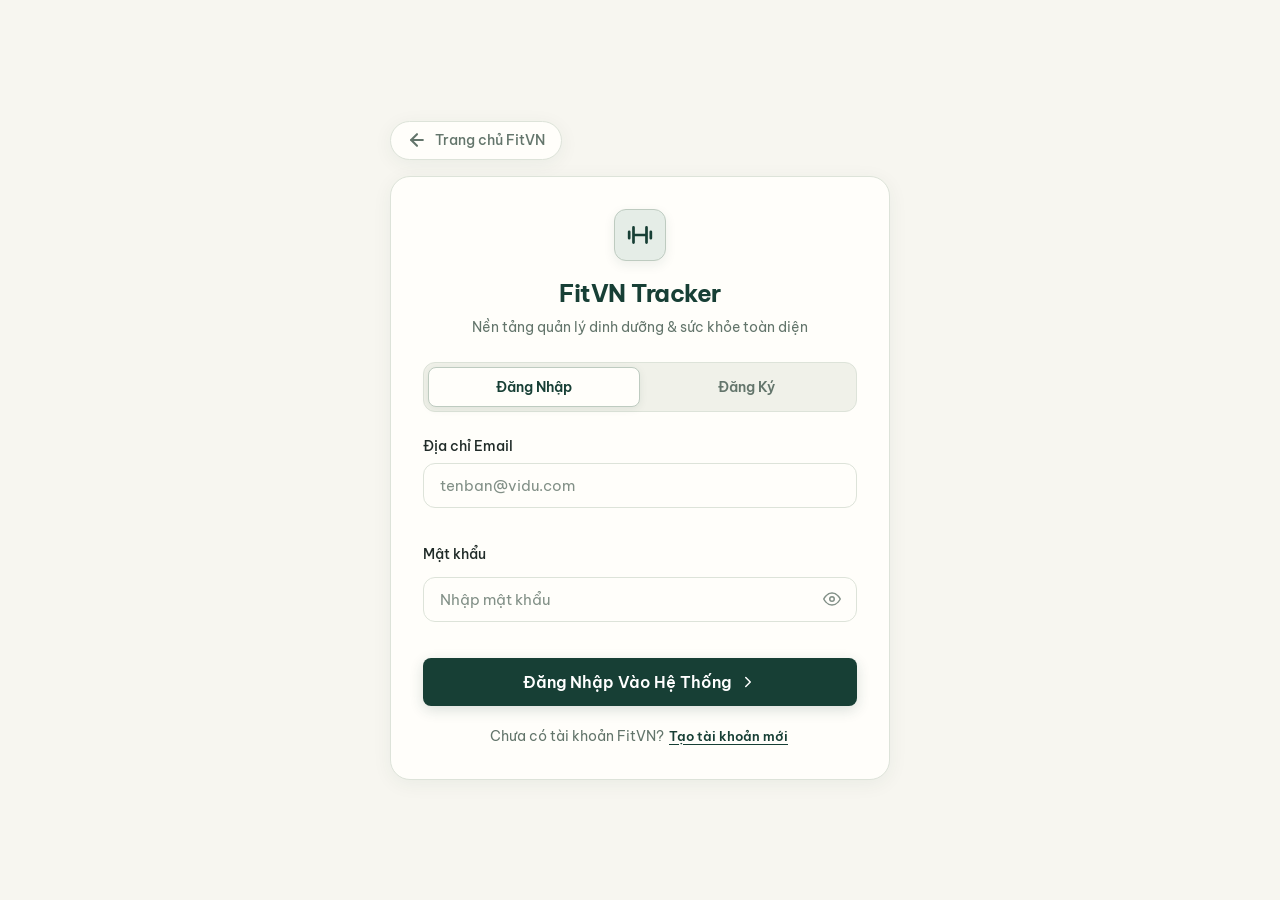
<file: Page/health-dashboard.html>
<!DOCTYPE html>
<html lang="vi">
<head>
  <meta charset="UTF-8">
  <meta name="viewport" content="width=device-width, initial-scale=1.0, maximum-scale=1.0, user-scalable=no">
  <meta name="theme-color" content="#F7F6F0">
  <meta name="description" content="Health Tracking Dashboard - Tổng quan sức khỏe, BMI & tiến độ cân nặng FitVN Tracker">
  <title>Health Dashboard - FitVN Tracker</title>

  
  <link rel="preconnect" href="https://fonts.googleapis.com">
  <link rel="preconnect" href="https://fonts.gstatic.com" crossorigin>
  <link href="https://fonts.googleapis.com/css2?family=Be+Vietnam+Pro:wght@400;500;600;700;800&display=swap" rel="stylesheet">

  
  <link rel="stylesheet" href="../css/variables.css">
  <link rel="stylesheet" href="../css/glass.css">
  <link rel="stylesheet" href="../css/style.css">
</head>
<body class="theme-porcelain">

  <div id="app-layout">
    
    <nav class="app-navigation glass-nav" id="app-nav" aria-label="Main Navigation">
      <div class="nav-brand-desktop">
        <div class="brand-icon">
          <svg width="22" height="22" viewBox="0 0 24 24" fill="none" stroke="currentColor" stroke-width="2.5" stroke-linecap="round" stroke-linejoin="round">
            <path d="M6 5v14M18 5v14M2 9v6M22 9v6M6 12h12"/>
          </svg>
        </div>
        <div class="brand-text">
          <span class="brand-title">FitVN Tracker</span>
          <span class="brand-sub">Gym & Nutrition</span>
        </div>
      </div>

            <ul class="nav-list" role="tablist">
        <li class="nav-item">
          <a href="../index.html" class="nav-link" data-page="dashboard">
            <svg viewBox="0 0 24 24" fill="none" stroke-linecap="round" stroke-linejoin="round"><rect x="3" y="3" width="7" height="9" rx="1.5"/><rect x="14" y="3" width="7" height="5" rx="1.5"/><rect x="14" y="12" width="7" height="9" rx="1.5"/><rect x="3" y="16" width="7" height="5" rx="1.5"/></svg>
            <span class="nav-label">Trang Chủ</span>
          </a>
        </li>
        <li class="nav-item">
          <a href="health-dashboard.html" class="nav-link active" data-page="health-dashboard">
            <svg viewBox="0 0 24 24" fill="none" stroke="currentColor" stroke-width="2" stroke-linecap="round" stroke-linejoin="round"><path d="M22 12h-4l-3 9L9 3l-3 9H2"/></svg>
            <span class="nav-label">Sức Khỏe</span>
          </a>
        </li>
        <li class="nav-item">
          <a href="progress-charts.html" class="nav-link" data-page="progress-charts">
            <svg viewBox="0 0 24 24" fill="none" stroke="currentColor" stroke-width="2" stroke-linecap="round" stroke-linejoin="round"><line x1="18" y1="20" x2="18" y2="10"></line><line x1="12" y1="20" x2="12" y2="4"></line><line x1="6" y1="20" x2="6" y2="14"></line></svg>
            <span class="nav-label">Tiến Trình</span>
          </a>
        </li>
        <li class="nav-item">
          <a href="workout.html" class="nav-link" data-page="workout">
            <svg viewBox="0 0 24 24" fill="none" stroke="currentColor" stroke-width="2.2" stroke-linecap="round" stroke-linejoin="round"><path d="M6.5 6.5h11M6.5 17.5h11M6.5 12h11M4 3v18M20 3v18"/></svg>
            <span class="nav-label">Tập Luyện</span>
          </a>
        </li>
        <li class="nav-item">
          <a href="reports.html" class="nav-link" data-page="reports">
            <svg viewBox="0 0 24 24" fill="none" stroke="currentColor" stroke-width="2.2" stroke-linecap="round" stroke-linejoin="round"><path d="M14 2H6a2 2 0 0 0-2 2v16a2 2 0 0 0 2 2h12a2 2 0 0 0 2-2V8z"></path><polyline points="14 2 14 8 20 8"></polyline><line x1="16" y1="13" x2="8" y2="13"></line><line x1="16" y1="17" x2="8" y2="17"></line><polyline points="10 9 9 9 8 9"></polyline></svg>
            <span class="nav-label">Báo Cáo</span>
          </a>
        </li>
        <li class="nav-item">
          <a href="weight.html" class="nav-link" data-page="weight">
            <svg viewBox="0 0 24 24" fill="none" stroke-linecap="round" stroke-linejoin="round"><path d="M12 3v18M3 9l9-6 9 6M6 12l-3 6h6l-3-6zM18 12l-3 6h6l-3-6z"/></svg>
            <span class="nav-label">Cân Nặng</span>
          </a>
        </li>
        <li class="nav-item">
          <a href="food-log.html" class="nav-link" data-page="food">
            <svg viewBox="0 0 24 24" fill="none" stroke-linecap="round" stroke-linejoin="round"><path d="M18 8h1a4 4 0 0 1 0 8h-1"/><path d="M2 8h16v9a4 4 0 0 1-4 4H6a4 4 0 0 1-4-4V8z"/><line x1="6" y1="1" x2="6" y2="4"/><line x1="10" y1="1" x2="10" y2="4"/><line x1="14" y1="1" x2="14" y2="4"/></svg>
            <span class="nav-label">Nhật Ký</span>
          </a>
        </li>
        <li class="nav-item">
          <a href="food-search.html" class="nav-link" data-page="food-search">
            <svg viewBox="0 0 24 24" fill="none" stroke-linecap="round" stroke-linejoin="round"><circle cx="11" cy="11" r="8"></circle><line x1="21" y1="21" x2="16.65" y2="16.65"></line></svg>
            <span class="nav-label">Tra Cứu</span>
          </a>
        </li>
        <li class="nav-item">
          <a href="settings.html" class="nav-link" data-page="settings">
            <svg viewBox="0 0 24 24" fill="none" stroke-linecap="round" stroke-linejoin="round"><circle cx="12" cy="12" r="3"/><path d="M19.4 15a1.65 1.65 0 0 0 .33 1.82l.06.06a2 2 0 0 1 0 2.83 2 2 0 0 1-2.83 0l-.06-.06a1.65 1.65 0 0 0-1.82-.33 1.65 1.65 0 0 0-1 1.51V21a2 2 0 0 1-2 2 2 2 0 0 1-2-2v-.09A1.65 1.65 0 0 0 9 19.4a1.65 1.65 0 0 0-1.82.33l-.06.06a2 2 0 0 1-2.83 0 2 2 0 0 1 0-2.83l.06-.06a1.65 1.65 0 0 0 .33-1.82 1.65 1.65 0 0 0-1.51-1H3a2 2 0 0 1-2-2 2 2 0 0 1 2-2h.09A1.65 1.65 0 0 0 4.6 9a1.65 1.65 0 0 0-.33-1.82l-.06-.06a2 2 0 0 1 0-2.83 2 2 0 0 1 2.83 0l.06.06a1.65 1.65 0 0 0 1.82.33H9a1.65 1.65 0 0 0 1-1.51V3a2 2 0 0 1 2-2 2 2 0 0 1 2 2v.09a1.65 1.65 0 0 0 1 1.51 1.65 1.65 0 0 0 1.82-.33l.06-.06a2 2 0 0 1 2.83 0 2 2 0 0 1 0 2.83l-.06.06a1.65 1.65 0 0 0-.33 1.82V9a1.65 1.65 0 0 0 1.51 1H21a2 2 0 0 1 2 2 2 2 0 0 1-2 2h-.09a1.65 1.65 0 0 0-1.51 1z"/></svg>
            <span class="nav-label">Cá Nhân</span>
          </a>
        </li>
      </ul>

      
      <a href="auth.html" class="nav-footer-desktop" title="Chuyển đổi tài khoản / Đăng nhập">
        <div class="avatar-pill">VN</div>
        <div class="user-info-snippet">
          <span class="user-name">Người dùng FitVN</span>
          <span class="user-goal-tag">Đang tải hồ sơ...</span>
        </div>
      </a>
    </nav>

    
    <div class="content-wrapper">
      
      <header class="app-header glass-header">
        <div class="header-left">
          <div class="brand-icon">
            <svg width="20" height="20" viewBox="0 0 24 24" fill="none" stroke="currentColor" stroke-width="2.5" stroke-linecap="round" stroke-linejoin="round">
              <path d="M6 5v14M18 5v14M2 9v6M22 9v6M6 12h12"/>
            </svg>
          </div>
          <span class="brand-title">FitVN Tracker</span>
        </div>
        <div class="header-center">
          <h1 class="header-tab-title" id="header-title">Health Dashboard</h1>
          <span class="header-date-badge" id="header-date">Hôm nay</span>
        </div>
        <div class="header-right">
          <a href="auth.html" class="avatar-pill" title="Hồ sơ tài khoản">VN</a>
        </div>
      </header>

      
      <main class="main-viewport">
        <section class="tab-content active" id="tab-health-dashboard">
          
          
          <div class="incomplete-profile-banner" id="health-incomplete-banner" style="display: none;">
            <div>
              <h4>
                <svg width="18" height="18" viewBox="0 0 24 24" fill="none" stroke="currentColor" stroke-width="2.5">
                  <circle cx="12" cy="12" r="10"></circle>
                  <line x1="12" y1="8" x2="12" y2="12"></line>
                  <line x1="12" y1="16" x2="12.01" y2="16"></line>
                </svg>
                Hồ sơ sức khỏe chưa hoàn thiện
              </h4>
              <p>Vui lòng cập nhật đầy đủ chiều cao và cân nặng trong hồ sơ để hệ thống tính toán chính xác chỉ số BMI và tiến độ.</p>
            </div>
            <a href="settings.html" class="glass-btn glass-btn-primary" style="font-size: 0.8rem; white-space: nowrap;">
              Cập Nhật Hồ Sơ
            </a>
          </div>

          
          <div class="section-header" style="flex-wrap: wrap; gap: 12px;">
            <div>
              <h2 class="section-title">
                <svg width="22" height="22" viewBox="0 0 24 24" fill="none" stroke="var(--color-primary, #173F35)" stroke-width="2.2" stroke-linecap="round" stroke-linejoin="round">
                  <path d="M22 12h-4l-3 9L9 3l-3 9H2"/>
                </svg>
                <span id="health-greeting-title">Tổng Quan Sức Khỏe Cá Nhân</span>
              </h2>
              <p class="section-subtitle" id="health-greeting-subtitle">Theo dõi BMI, diễn biến cân nặng và mức độ hoàn thành mục tiêu thể chất</p>
            </div>

            <div style="display: flex; gap: 10px; align-items: center;">
              <a href="weight.html#log-weight" class="glass-btn glass-btn-primary" id="btn-quick-log-weight">
                <svg width="16" height="16" viewBox="0 0 24 24" fill="none" stroke="currentColor" stroke-width="2.5">
                  <line x1="12" y1="5" x2="12" y2="19"></line>
                  <line x1="5" y1="12" x2="19" y2="12"></line>
                </svg>
                Ghi Cân Nặng Mới
              </a>
            </div>
          </div>

          
          <div class="grid-cards grid-cards-4">
            
            <div class="glass-card stat-card glass-card-interactive">
              <div class="stat-header">
                <span>BMI HIỆN TẠI</span>
                <span class="glass-badge" id="hd-bmi-badge">--</span>
              </div>
              <div class="stat-value" id="hd-bmi-val">-- <span class="stat-unit">kg/m²</span></div>
              <div style="font-size: 0.8rem; color: var(--color-text-secondary, #63756B); margin-top: 4px;" id="hd-bmi-status-text">
                Đang tải dữ liệu...
              </div>
            </div>

            
            <div class="glass-card stat-card glass-card-interactive">
              <div class="stat-header">
                <span>CÂN NẶNG HIỆN TẠI</span>
                <span class="glass-badge glass-badge-emerald" id="hd-weight-change-badge">Mới nhất</span>
              </div>
              <div class="stat-value" id="hd-weight-val">-- <span class="stat-unit">kg</span></div>
              <div style="font-size: 0.8rem; color: var(--color-text-secondary, #63756B); margin-top: 4px;" id="hd-weight-change-text">
                Chưa có dữ liệu so sánh
              </div>
            </div>

            
            <div class="glass-card stat-card glass-card-interactive">
              <div class="stat-header">
                <span>CHIỀU CAO</span>
                <span class="glass-badge glass-badge-cyan">Hồ sơ</span>
              </div>
              <div class="stat-value" id="hd-height-val">-- <span class="stat-unit">cm</span></div>
              <div style="font-size: 0.8rem; color: var(--color-text-secondary, #63756B); margin-top: 4px;">
                Chiều cao chuẩn hóa
              </div>
            </div>

            
            <div class="glass-card stat-card glass-card-interactive">
              <div class="stat-header">
                <span>MỤC TIÊU CÂN NẶNG</span>
                <span class="glass-badge glass-badge-emerald" id="hd-target-badge">Mục tiêu</span>
              </div>
              <div class="stat-value" id="hd-target-val">-- <span class="stat-unit">kg</span></div>
              <div style="font-size: 0.8rem; color: var(--color-text-secondary, #63756B); margin-top: 4px;" id="hd-target-diff-text">
                Khoảng cách đến đích
              </div>
            </div>
          </div>

          
          <div class="glass-card stat-card" style="margin-top: var(--spacing-md);">
            <div class="stat-header">
              <span style="font-size: 0.95rem; font-weight: 700; color: var(--color-primary, #173F35); display: flex; align-items: center; gap: 8px;">
                <span>📊</span>
                <span>Phân Tích Chỉ Số Khối Cơ Thể (BMI Analysis)</span>
              </span>
              <span class="glass-badge" id="hd-bmi-category-badge">Đang phân tích</span>
            </div>

            <p style="font-size: 0.84rem; color: var(--color-text-secondary, #63756B); margin-top: 4px;" id="hd-bmi-explanation">
              Chỉ số khối cơ thể (BMI) là công cụ sàng lọc thể trọng dựa trên tỷ lệ cân nặng và bình phương chiều cao.
            </p>

            
            <div class="bmi-spectrum-container">
              <div class="bmi-spectrum-bar" id="hd-bmi-bar" aria-label="Thang đo chỉ số BMI">
                <div class="bmi-segment bmi-segment-underweight" title="Thiếu cân (< 18.5)"></div>
                <div class="bmi-segment bmi-segment-normal" title="Bình thường (18.5 - 24.9)"></div>
                <div class="bmi-segment bmi-segment-overweight" title="Thừa cân (25.0 - 29.9)"></div>
                <div class="bmi-segment bmi-segment-obese" title="Béo phì (≥ 30.0)"></div>
                
                <div class="bmi-needle-indicator" id="hd-bmi-needle" style="left: 0%; display: none;"></div>
              </div>

              
              <div class="bmi-legend-labels">
                <div class="bmi-legend-item">
                  <span class="bmi-legend-dot" style="background: var(--color-bmi-underweight, #326B82);"></span>
                  <span>Thiếu cân (&lt; 18.5)</span>
                </div>
                <div class="bmi-legend-item">
                  <span class="bmi-legend-dot" style="background: var(--color-bmi-normal, #287653);"></span>
                  <span>Bình thường (18.5 - 24.9)</span>
                </div>
                <div class="bmi-legend-item">
                  <span class="bmi-legend-dot" style="background: var(--color-bmi-overweight, #946414);"></span>
                  <span>Thừa cân (25.0 - 29.9)</span>
                </div>
                <div class="bmi-legend-item">
                  <span class="bmi-legend-dot" style="background: var(--color-bmi-obesity, #B83E42);"></span>
                  <span>Béo phì (≥ 30.0)</span>
                </div>
              </div>
            </div>

            <div style="margin-top: 12px; font-size: 0.76rem; color: var(--color-text-muted, #829087); border-top: 1px solid var(--color-border, #DDE3D9); padding-top: 8px;">
              * Lưu ý: BMI là chỉ số sàng lọc tham khảo cho người trưởng thành, không thay thế chẩn đoán y tế. Người tập tạ nhiều cơ bắp có thể có BMI cao nhưng tỷ lệ mỡ thấp.
            </div>
          </div>

          
          <div class="glass-card chart-container-card" style="margin-top: var(--spacing-md);">
            <div class="chart-header-row" style="flex-wrap: wrap; gap: 10px;">
              <div>
                <h3 style="font-size: 1.05rem; font-weight: 700; color: var(--color-primary, #173F35); display: flex; align-items: center; gap: 8px;">
                  <span>📈</span>
                  <span>Biểu Đồ Theo Dõi Cân Nặng (Weight Tracking Chart)</span>
                </h3>
                <p style="font-size: 0.78rem; color: var(--color-text-secondary, #63756B); margin-top: 2px;">
                  Đường biểu diễn cân nặng thực tế và đường tham chiếu mục tiêu theo thời gian
                </p>
              </div>

              
              <div class="time-filter-pills" role="group" aria-label="Khoảng thời gian biểu đồ">
                <button type="button" class="time-pill-btn" data-range="7d">7 Ngày</button>
                <button type="button" class="time-pill-btn" data-range="30d">30 Ngày</button>
                <button type="button" class="time-pill-btn active" data-range="all">Tất cả</button>
              </div>
            </div>

            
            <div style="display: flex; gap: 16px; font-size: 0.76rem; color: var(--color-text-secondary, #63756B); margin-top: 6px;">
              <span style="display: inline-flex; align-items: center; gap: 6px;">
                <span style="width: 14px; height: 3px; background: #173F35; display: inline-block; border-radius: 2px;"></span>
                Cân nặng thực tế
              </span>
              <span style="display: inline-flex; align-items: center; gap: 6px;">
                <span style="width: 14px; height: 0; border-top: 2px dashed #287653; display: inline-block;"></span>
                Đường mục tiêu
              </span>
            </div>

            
            <div class="chart-viewport" style="margin-top: 10px;">
              <canvas id="health-weight-canvas"></canvas>
              <div class="canvas-tooltip" id="health-weight-tooltip"></div>
            </div>
          </div>

          
          <div class="grid-cards" style="margin-top: var(--spacing-md); grid-template-columns: repeat(auto-fit, minmax(320px, 1fr));">
            
            
            <div class="glass-card stat-card">
              <div class="stat-header">
                <span style="font-size: 0.95rem; font-weight: 700; color: var(--color-primary, #173F35); display: flex; align-items: center; gap: 8px;">
                  <span>🎯</span>
                  <span>Tiến Độ Mục Tiêu Cân Nặng</span>
                </span>
                <span class="glass-badge glass-badge-emerald" id="hd-goal-percent-badge">0%</span>
              </div>

              <div class="goal-progress-card-inner" style="margin-top: 8px;">
                <div class="goal-milestones-row">
                  <div class="milestone-node">
                    <div class="milestone-label">Ban đầu</div>
                    <div class="milestone-value" id="hd-goal-initial-val">-- kg</div>
                  </div>
                  <div style="font-size: 1.2rem; color: var(--color-text-muted, #829087);">&#8594;</div>
                  <div class="milestone-node">
                    <div class="milestone-label">Hiện tại</div>
                    <div class="milestone-value" style="color: var(--color-primary, #173F35);" id="hd-goal-current-val">-- kg</div>
                  </div>
                  <div style="font-size: 1.2rem; color: var(--color-text-muted, #829087);">&#8594;</div>
                  <div class="milestone-node">
                    <div class="milestone-label">Mục tiêu</div>
                    <div class="milestone-value" style="color: var(--color-success, #287653);" id="hd-goal-target-val">-- kg</div>
                  </div>
                </div>

                <div class="goal-progress-track">
                  <div class="goal-progress-bar-fill" id="hd-goal-bar-fill" style="width: 0%;"></div>
                </div>

                <div style="display: flex; justify-content: space-between; font-size: 0.8rem; color: var(--color-text-secondary, #63756B);">
                  <span id="hd-goal-status-desc">Đang tính toán tiến trình...</span>
                  <strong style="color: var(--color-primary, #173F35);" id="hd-goal-remaining-diff">--</strong>
                </div>
              </div>
            </div>

            
            <div class="glass-card stat-card">
              <div class="stat-header">
                <span style="font-size: 0.95rem; font-weight: 700; color: var(--color-primary, #173F35); display: flex; align-items: center; gap: 8px;">
                  <span>💧</span>
                  <span>Chỉ Số Sinh Hoạt Trong Ngày</span>
                </span>
                <span style="font-size: 0.75rem; color: var(--color-text-muted, #829087);">Hôm nay</span>
              </div>

              <div style="display: flex; flex-direction: column; gap: 14px; margin-top: 8px;">
                
                <div>
                  <div style="display: flex; justify-content: space-between; font-size: 0.82rem; margin-bottom: 4px;">
                    <span style="color: #326B82; font-weight: 600;">💧 Lượng nước uống:</span>
                    <strong id="hd-metric-water-val">0 / 3,000 ml</strong>
                  </div>
                  <div class="progress-track" style="height: 8px;">
                    <div class="progress-fill" id="hd-metric-water-progress" style="width: 0%; background: #326B82;"></div>
                  </div>
                </div>

                
                <div>
                  <div style="display: flex; justify-content: space-between; font-size: 0.82rem; margin-bottom: 4px;">
                    <span style="color: var(--color-primary, #173F35); font-weight: 600;">🔥 Calo nạp vào:</span>
                    <strong id="hd-metric-calories-val">0 / -- kcal</strong>
                  </div>
                  <div class="progress-track" style="height: 8px;">
                    <div class="progress-fill" id="hd-metric-calories-progress" style="width: 0%; background: var(--color-primary, #173F35);"></div>
                  </div>
                </div>

                <div style="display: flex; justify-content: flex-end; gap: 8px; margin-top: 4px;">
                  <a href="../index.html" class="glass-btn" style="font-size: 0.75rem; padding: 0.35rem 0.75rem;">
                    Chi tiết Calo & Nước &rarr;
                  </a>
                </div>
              </div>
            </div>
          </div>

          
          <div class="glass-card stat-card" style="margin-top: var(--spacing-md);">
            <div class="stat-header" style="flex-wrap: wrap; gap: 8px;">
              <span style="font-size: 0.95rem; font-weight: 700; color: var(--color-primary, #173F35); display: flex; align-items: center; gap: 8px;">
                <span>📋</span>
                <span>Lịch Sử Ghi Nhận Sức Khỏe Gần Đây</span>
              </span>
              <a href="weight.html" style="font-size: 0.78rem; color: var(--color-primary, #173F35); text-decoration: none; font-weight: 600;">
                Xem toàn bộ biểu đồ 7DMA &rarr;
              </a>
            </div>

            <div class="health-table-wrap">
              <table class="health-table" aria-label="Bảng các lần ghi nhận cân nặng gần nhất">
                <thead>
                  <tr>
                    <th>Ngày ghi nhận</th>
                    <th>Cân nặng (kg)</th>
                    <th>BMI tại thời điểm</th>
                    <th>Ghi chú</th>
                  </tr>
                </thead>
                <tbody id="hd-recent-records-tbody">
                  
                </tbody>
              </table>
            </div>

            
            <div id="hd-recent-empty" style="display: none; padding: 1.5rem; text-align: center; color: var(--color-text-muted, #829087); font-size: 0.85rem;">
              Chưa có bản ghi cân nặng nào. Nhấn <strong>"Ghi Cân Nặng Mới"</strong> để bắt đầu theo dõi sức khỏe.
            </div>
          </div>

        </section>
      </main>
    </div>
  </div>

  
  <div id="toast-container" aria-live="polite"></div>

  
  <script src="../js/calculator.js"></script>
  <script src="../js/chart.js"></script>
  <script src="../js/storage.js"></script>
  <script src="../js/app.js"></script>
</body>
</html>
</file>
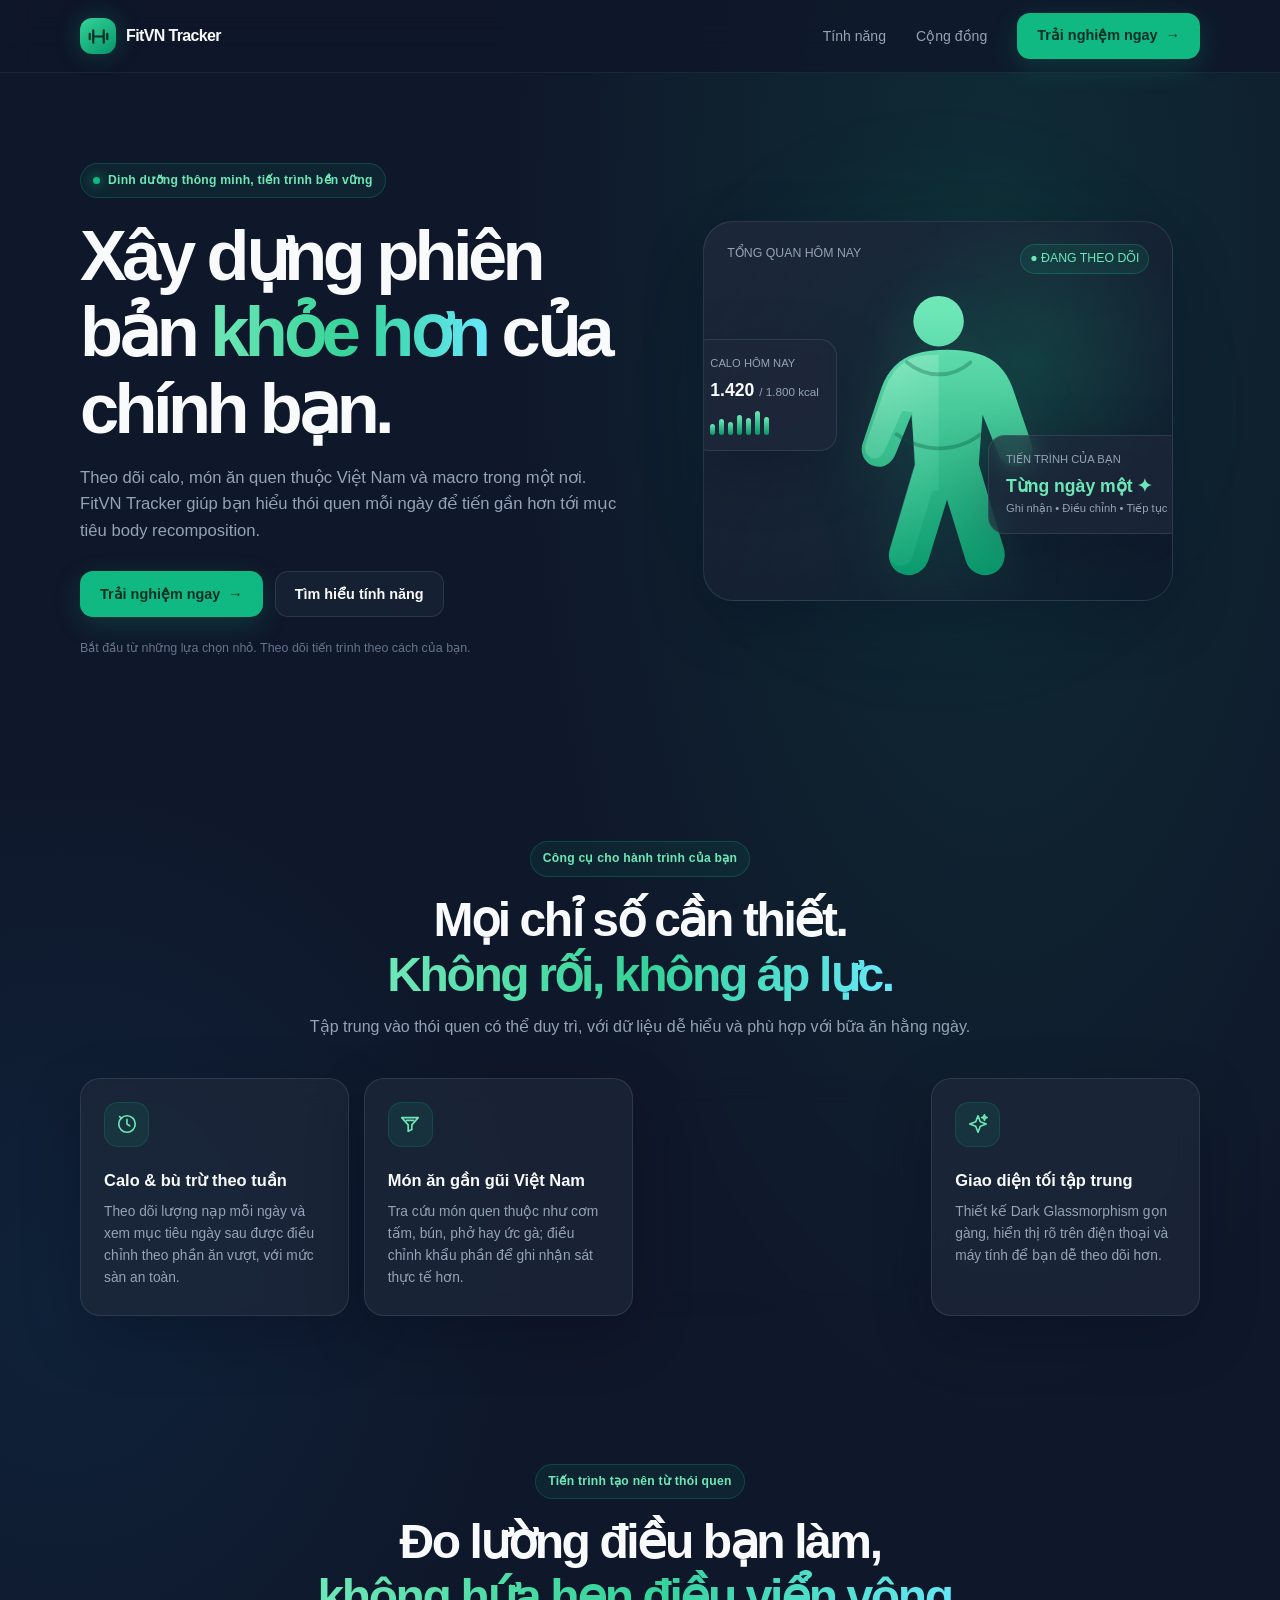
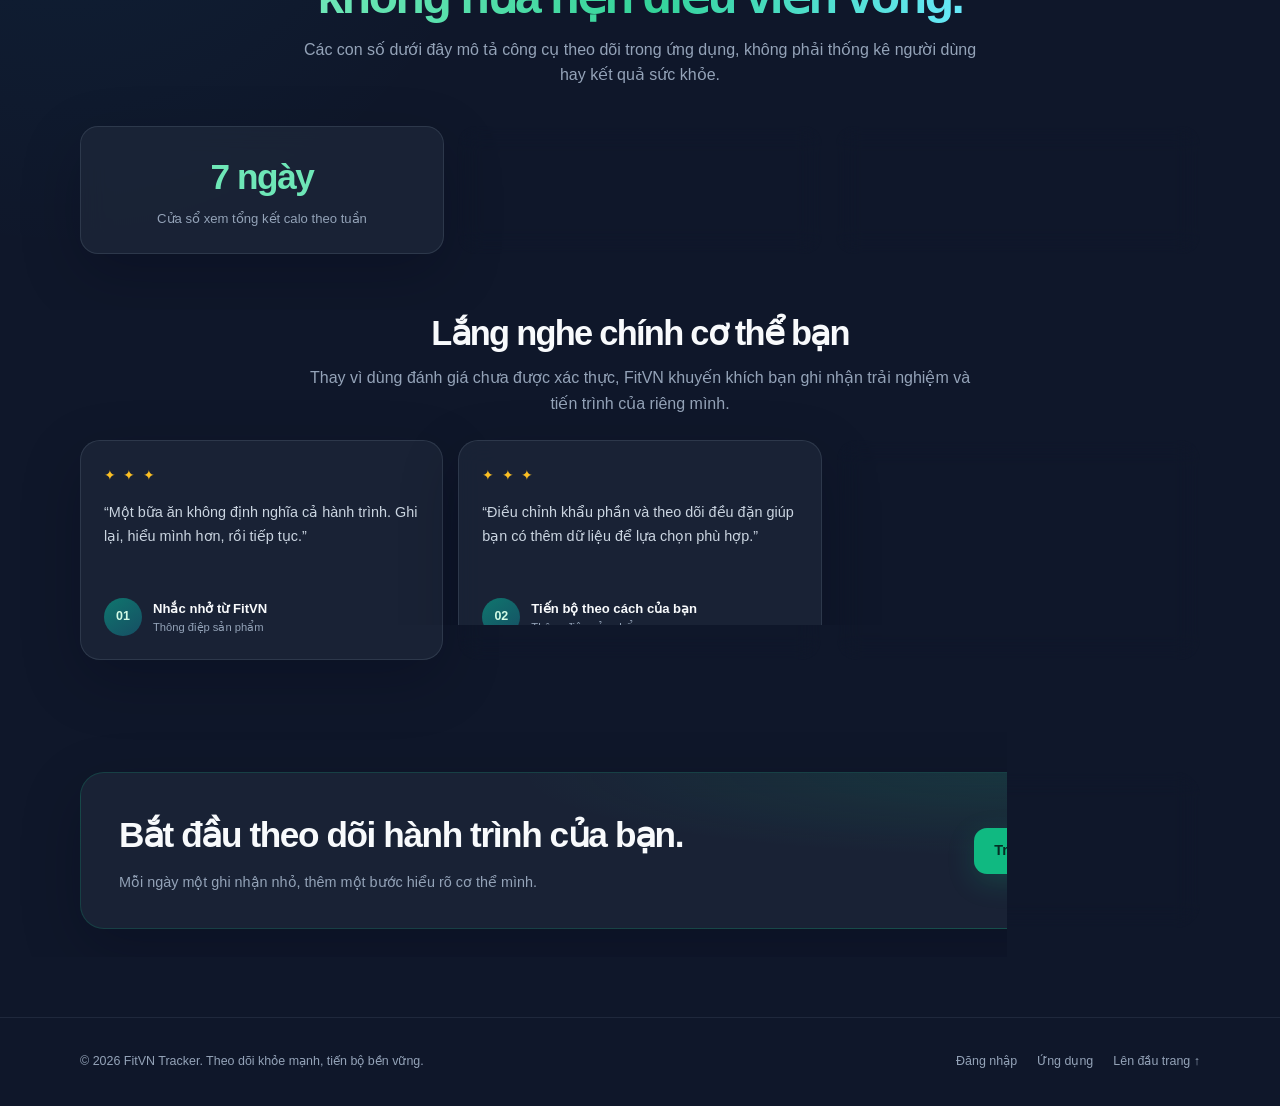
<file: Page/landing-page.html>
<!doctype html>
<html lang="vi">
<head>
  <meta charset="utf-8">
  <meta name="viewport" content="width=device-width, initial-scale=1">
  <meta name="theme-color" content="#0f172a">
  <meta name="description" content="FitVN Tracker giúp bạn theo dõi calo, món ăn Việt, macro và tiến trình thể hình trong một trải nghiệm gọn gàng.">
  <title>FitVN Tracker — Theo dõi tiến trình, bứt phá mỗi ngày</title>
  <style>
    :root {
      color-scheme: dark;
      --bg-body: #0f172a;
      --bg-card: rgba(30, 41, 59, 0.7);
      --color-primary: #10b981;
      --text-main: #f8fafc;
      --text-muted: #94a3b8;
      --border-glass: rgba(148, 163, 184, 0.17);
      --font: "Be Vietnam Pro", "Segoe UI", Arial, sans-serif;
    }

    *, *::before, *::after { box-sizing: border-box; }
    html { scroll-behavior: smooth; scroll-padding-top: 90px; }
    body {
      margin: 0;
      min-width: 320px;
      background:
        radial-gradient(ellipse at 78% 8%, rgba(16, 185, 129, 0.13), transparent 32rem),
        radial-gradient(ellipse at 5% 48%, rgba(14, 165, 233, 0.08), transparent 30rem),
        var(--bg-body);
      color: var(--text-main);
      font-family: var(--font);
      line-height: 1.6;
      -webkit-font-smoothing: antialiased;
    }
    a { color: inherit; text-decoration: none; }
    button, a { -webkit-tap-highlight-color: transparent; }
    .container { width: min(1120px, calc(100% - 40px)); margin-inline: auto; }
    .glass {
      border: 1px solid var(--border-glass);
      background: var(--bg-card);
      backdrop-filter: blur(12px);
      -webkit-backdrop-filter: blur(12px);
      box-shadow: 0 20px 60px rgba(2, 6, 23, 0.23);
    }

    .site-header {
      position: sticky;
      z-index: 5;
      top: 0;
      border-bottom: 1px solid rgba(148, 163, 184, 0.1);
      background: rgba(15, 23, 42, 0.78);
      backdrop-filter: blur(16px);
    }
    .nav {
      min-height: 72px;
      display: flex;
      align-items: center;
      justify-content: space-between;
      gap: 24px;
    }
    .brand { display: inline-flex; align-items: center; gap: 10px; font-weight: 800; letter-spacing: -0.04em; }
    .brand-mark {
      display: grid;
      width: 36px;
      height: 36px;
      place-items: center;
      border-radius: 12px;
      background: linear-gradient(145deg, #34d399, #059669);
      color: #052e24;
      box-shadow: 0 0 24px rgba(16, 185, 129, 0.28);
    }
    .brand-mark svg { width: 21px; height: 21px; }
    .nav-links { display: flex; align-items: center; gap: 30px; color: var(--text-muted); font-size: 0.88rem; }
    .nav-links a:hover, .footer-links a:hover { color: var(--text-main); }
    .button {
      display: inline-flex;
      min-height: 46px;
      align-items: center;
      justify-content: center;
      gap: 8px;
      padding: 0 19px;
      border: 1px solid transparent;
      border-radius: 13px;
      font: inherit;
      font-size: 0.9rem;
      font-weight: 750;
      transition: transform 180ms ease, box-shadow 180ms ease, background 180ms ease;
    }
    .button:hover { transform: translateY(-2px); }
    .button-primary {
      background: var(--color-primary);
      color: #052e24;
      box-shadow: 0 8px 28px rgba(16, 185, 129, 0.2);
    }
    .button-primary:hover { background: #34d399; box-shadow: 0 10px 32px rgba(16, 185, 129, 0.3); }
    .button-secondary { border-color: var(--border-glass); background: rgba(30, 41, 59, 0.55); color: var(--text-main); }
    .button-secondary:hover { background: rgba(51, 65, 85, 0.75); }

    .hero { position: relative; overflow: hidden; padding: 90px 0 100px; }
    .hero-grid { display: grid; grid-template-columns: 1.02fr 0.98fr; align-items: center; gap: 52px; }
    .eyebrow {
      display: inline-flex;
      align-items: center;
      gap: 8px;
      padding: 7px 12px;
      border: 1px solid rgba(16, 185, 129, 0.24);
      border-radius: 999px;
      background: rgba(16, 185, 129, 0.08);
      color: #6ee7b7;
      font-size: 0.76rem;
      font-weight: 700;
      letter-spacing: 0.02em;
    }
    .eyebrow-dot { width: 7px; height: 7px; border-radius: 50%; background: var(--color-primary); box-shadow: 0 0 12px var(--color-primary); }
    h1, h2, h3, p { margin-top: 0; }
    .hero h1 { max-width: 670px; margin: 20px 0 18px; font-size: clamp(2.7rem, 5.5vw, 4.7rem); line-height: 1.08; letter-spacing: -0.065em; }
    .text-gradient { color: #6ee7b7; background: linear-gradient(90deg, #6ee7b7, #34d399 52%, #67e8f9); -webkit-background-clip: text; background-clip: text; -webkit-text-fill-color: transparent; }
    .hero-copy { max-width: 560px; margin-bottom: 27px; color: var(--text-muted); font-size: 1.04rem; }
    .hero-actions { display: flex; flex-wrap: wrap; gap: 12px; }
    .trust-note { margin: 22px 0 0; color: #64748b; font-size: 0.78rem; }
    .hero-visual { position: relative; min-height: 450px; display: grid; place-items: center; }
    .glow-orb { position: absolute; width: 330px; height: 330px; border-radius: 50%; background: rgba(16, 185, 129, 0.13); filter: blur(75px); }
    .visual-frame {
      position: relative;
      width: min(100%, 470px);
      min-height: 380px;
      overflow: hidden;
      border-radius: 30px;
      background: linear-gradient(140deg, rgba(30, 41, 59, 0.91), rgba(15, 23, 42, 0.55));
    }
    .visual-frame::before { position: absolute; inset: 0; content: ""; background: radial-gradient(circle at 70% 36%, rgba(16, 185, 129, 0.16), transparent 40%); }
    .visual-topline { position: relative; display: flex; justify-content: space-between; padding: 22px 23px 0; color: var(--text-muted); font-size: 0.77rem; }
    .live-pill { padding: 4px 9px; border: 1px solid rgba(52, 211, 153, 0.22); border-radius: 999px; background: rgba(16, 185, 129, 0.1); color: #6ee7b7; }
    .athlete-art { position: absolute; inset: 55px 76px 0; display: grid; place-items: center; }
    .athlete-art svg { height: 318px; max-width: 100%; filter: drop-shadow(0 20px 32px rgba(16, 185, 129, 0.12)); }
    .float-card { position: absolute; z-index: 1; padding: 15px 17px; border-radius: 17px; }
    .float-card small { display: block; color: var(--text-muted); font-size: 0.7rem; }
    .float-card strong { display: block; margin-top: 3px; font-size: 1.1rem; }
    .float-card .calorie-reference { color: var(--text-muted); font-size: 0.73rem; font-weight: 500; }
    .float-card-left { top: 117px; left: -12px; }
    .float-card-right { right: -13px; bottom: 66px; }
    .float-card .green { color: #6ee7b7; }
    .mini-bars { display: flex; height: 24px; align-items: end; gap: 4px; margin-top: 7px; }
    .mini-bars i { width: 5px; border-radius: 5px; background: linear-gradient(#6ee7b7, #059669); }

    .section { padding: 82px 0; }
    .section-heading { max-width: 690px; margin: 0 auto 38px; text-align: center; }
    .section-heading .eyebrow { margin-bottom: 15px; }
    .section-heading h2 { margin-bottom: 12px; font-size: clamp(2rem, 4vw, 3rem); line-height: 1.15; letter-spacing: -0.05em; }
    .section-heading p { margin-bottom: 0; color: var(--text-muted); }
    .feature-grid { display: grid; grid-template-columns: repeat(4, minmax(0, 1fr)); gap: 15px; }
    .feature-card { min-height: 238px; padding: 23px; border-radius: 20px; transition: transform 180ms ease, border-color 180ms ease, background 180ms ease; }
    .feature-card:hover { transform: translateY(-5px); border-color: rgba(52, 211, 153, 0.38); background: rgba(30, 41, 59, 0.88); }
    .feature-icon { display: grid; width: 45px; height: 45px; margin-bottom: 20px; place-items: center; border: 1px solid rgba(16, 185, 129, 0.18); border-radius: 14px; background: rgba(16, 185, 129, 0.1); color: #6ee7b7; }
    .feature-icon svg { width: 22px; height: 22px; }
    .feature-card h3 { margin-bottom: 8px; font-size: 1.03rem; }
    .feature-card p { margin-bottom: 0; color: var(--text-muted); font-size: 0.86rem; }

    .proof-section { padding-top: 66px; }
    .stats-grid { display: grid; grid-template-columns: repeat(3, 1fr); gap: 14px; margin-bottom: 60px; }
    .stat-card { padding: 22px; border-radius: 18px; text-align: center; }
    .stat-card strong { display: block; color: #6ee7b7; font-size: clamp(1.65rem, 3vw, 2.2rem); letter-spacing: -0.04em; }
    .stat-card span { color: var(--text-muted); font-size: 0.82rem; }
    .proof-note { margin: -48px 0 48px; color: #64748b; font-size: 0.72rem; text-align: center; }
    .quotes-grid { display: grid; grid-template-columns: repeat(3, 1fr); gap: 15px; }
    .quote-card { display: flex; min-height: 220px; flex-direction: column; padding: 23px; border-radius: 20px; }
    .quote-stars { color: #fbbf24; letter-spacing: 0.12em; font-size: 0.9rem; }
    .quote-card blockquote { flex: 1; margin: 14px 0 22px; color: #cbd5e1; font-size: 0.9rem; }
    .quote-person { display: flex; align-items: center; gap: 11px; }
    .avatar { display: grid; width: 38px; height: 38px; place-items: center; border-radius: 50%; background: linear-gradient(145deg, #0f766e, #164e63); color: #d1fae5; font-size: 0.78rem; font-weight: 800; }
    .quote-person strong { display: block; font-size: 0.82rem; }
    .quote-person small { display: block; color: var(--text-muted); font-size: 0.7rem; }

    .closing { padding: 30px 0 88px; }
    .closing-card { display: flex; align-items: center; justify-content: space-between; gap: 24px; padding: 34px 38px; border-color: rgba(16, 185, 129, 0.2); border-radius: 24px; background: radial-gradient(ellipse at 85% 0%, rgba(16, 185, 129, 0.13), transparent 38%), var(--bg-card); }
    .closing-card h2 { margin-bottom: 7px; font-size: clamp(1.5rem, 3vw, 2.2rem); letter-spacing: -0.04em; }
    .closing-card p { margin-bottom: 0; color: var(--text-muted); font-size: 0.9rem; }
    .site-footer { border-top: 1px solid rgba(148, 163, 184, 0.12); }
    .footer-inner { display: flex; min-height: 88px; align-items: center; justify-content: space-between; gap: 20px; color: var(--text-muted); font-size: 0.78rem; }
    .footer-links { display: flex; gap: 20px; }
    .footer-inner p { margin: 0; }
    .reveal { opacity: 0; transform: translateY(14px); transition: opacity 550ms ease, transform 550ms ease; }
    .reveal.is-visible { opacity: 1; transform: translateY(0); }

    @media (max-width: 900px) {
      .hero { padding: 68px 0 72px; }
      .hero-grid { grid-template-columns: 1fr 0.9fr; gap: 26px; }
      .hero-visual { min-height: 390px; }
      .visual-frame { min-height: 340px; }
      .athlete-art { inset: 55px 45px 0; }
      .athlete-art svg { height: 285px; }
      .feature-grid { grid-template-columns: repeat(2, minmax(0, 1fr)); }
    }
    @media (max-width: 640px) {
      .container { width: min(100% - 32px, 520px); }
      .nav { min-height: 64px; }
      .nav-links { gap: 14px; font-size: 0.78rem; }
      .nav-links a:first-child { display: none; }
      .nav .button { min-height: 39px; padding-inline: 12px; font-size: 0.77rem; }
      .brand { font-size: 0.9rem; }
      .brand-mark { width: 32px; height: 32px; }
      .hero { padding: 58px 0 60px; }
      .hero-grid { grid-template-columns: 1fr; gap: 22px; }
      .hero h1 { font-size: clamp(2.55rem, 12vw, 3.8rem); }
      .hero-copy { font-size: 0.95rem; }
      .hero-visual { min-height: 345px; margin: 0 4px; }
      .visual-frame { min-height: 320px; }
      .athlete-art { inset: 55px 58px 0; }
      .athlete-art svg { height: 275px; }
      .float-card-left { left: -6px; }
      .float-card-right { right: -6px; bottom: 43px; }
      .section { padding: 60px 0; }
      .feature-grid { gap: 11px; }
      .feature-card { min-height: unset; padding: 17px; }
      .feature-icon { width: 40px; height: 40px; margin-bottom: 15px; }
      .feature-card h3 { font-size: 0.91rem; }
      .feature-card p { font-size: 0.79rem; }
      .stats-grid { gap: 8px; margin-bottom: 55px; }
      .stat-card { padding: 16px 8px; }
      .stat-card span { display: block; font-size: 0.7rem; }
      .quotes-grid { grid-template-columns: 1fr; }
      .quote-card { min-height: 190px; }
      .closing { padding-bottom: 60px; }
      .closing-card { align-items: flex-start; flex-direction: column; padding: 25px; }
      .footer-inner { align-items: flex-start; flex-direction: column; justify-content: center; padding: 21px 0; }
    }
    @media (prefers-reduced-motion: reduce) {
      *, *::before, *::after { scroll-behavior: auto !important; animation-duration: 0.01ms !important; transition-duration: 0.01ms !important; }
      .reveal { opacity: 1; transform: none; }
    }
  </style>
</head>
<body>
  <header class="site-header">
    <nav class="nav container" aria-label="Điều hướng chính">
      <a class="brand" href="#top" aria-label="FitVN Tracker - đầu trang">
        <span class="brand-mark" aria-hidden="true">
          <svg width="26" height="26" viewBox="0 0 24 24" fill="none" stroke="currentColor" stroke-width="2.5" stroke-linecap="round" stroke-linejoin="round">
            <path d="M6 5v14M18 5v14M2 9v6M22 9v6M6 12h12"/>
          </svg>
        </span>
        <span>FitVN Tracker</span>
      </a>
      <div class="nav-links">
        <a href="#features">Tính năng</a>
        <a href="#community">Cộng đồng</a>
        <a class="button button-primary" href="auth.html">Trải nghiệm ngay <span aria-hidden="true">→</span></a>
      </div>
    </nav>
  </header>

  <main id="top">
    <section class="hero">
      <div class="container hero-grid">
        <div class="reveal">
          <span class="eyebrow"><span class="eyebrow-dot"></span> Dinh dưỡng thông minh, tiến trình bền vững</span>
          <h1>Xây dựng phiên bản <span class="text-gradient">khỏe hơn</span> của chính bạn.</h1>
          <p class="hero-copy">Theo dõi calo, món ăn quen thuộc Việt Nam và macro trong một nơi. FitVN Tracker giúp bạn hiểu thói quen mỗi ngày để tiến gần hơn tới mục tiêu body recomposition.</p>
          <div class="hero-actions">
            <a class="button button-primary" href="auth.html">Trải nghiệm ngay <span aria-hidden="true">→</span></a>
            <a class="button button-secondary" href="#features">Tìm hiểu tính năng</a>
          </div>
          <p class="trust-note">Bắt đầu từ những lựa chọn nhỏ. Theo dõi tiến trình theo cách của bạn.</p>
        </div>

        <div class="hero-visual reveal" aria-label="Minh họa giao diện theo dõi sức khỏe FitVN Tracker">
          <div class="glow-orb"></div>
          <div class="visual-frame glass">
            <div class="visual-topline"><span>TỔNG QUAN HÔM NAY</span><span class="live-pill">● ĐANG THEO DÕI</span></div>
            <div class="athlete-art" aria-hidden="true">
              <svg viewBox="0 0 260 340" fill="none" xmlns="http://www.w3.org/2000/svg">
                <defs>
                  <linearGradient id="figure" x1="130" y1="32" x2="130" y2="330" gradientUnits="userSpaceOnUse">
                    <stop stop-color="#6EE7B7"/><stop offset="1" stop-color="#059669"/>
                  </linearGradient>
                  <linearGradient id="figureShade" x1="64" y1="100" x2="203" y2="294" gradientUnits="userSpaceOnUse">
                    <stop stop-color="#A7F3D0" stop-opacity=".82"/><stop offset="1" stop-color="#10B981" stop-opacity=".18"/>
                  </linearGradient>
                </defs>
                <circle cx="130" cy="44" r="27" fill="url(#figure)"/>
                <path d="M105 79c-17 5-29 17-36 36l-20 59c-4 11 2 22 12 25 10 3 19-3 23-13l17-42 4 53-27 91c-4 12 3 24 15 27 11 3 22-4 26-15l20-65 20 65c3 11 15 18 26 15 12-3 18-15 15-27l-27-91 4-53 17 42c4 10 14 16 23 13 11-3 16-14 12-25l-20-59c-7-19-19-31-36-36-19-6-48-6-68 0Z" fill="url(#figure)"/>
                <path d="M105 82c-16 6-26 17-33 36l-20 58c-2 6 1 12 6 14 6 2 11-1 14-7l19-43 11 1 2 57-27 91c-2 7 2 14 9 16 7 2 14-2 16-9l21-70 7-1v-145c-10 0-18 1-25 2Z" fill="url(#figureShade)" opacity=".62"/>
                <path d="M85 165c14 10 28 15 45 15s32-5 45-15" stroke="#064E3B" stroke-opacity=".32" stroke-width="4" stroke-linecap="round"/>
                <path d="M96 88c11 9 22 13 34 13s24-4 34-13" stroke="#064E3B" stroke-opacity=".3" stroke-width="4" stroke-linecap="round"/>
              </svg>
            </div>
            <div class="float-card float-card-left glass">
              <small>CALO HÔM NAY</small>
              <strong>1.420 <span class="calorie-reference">/ 1.800 kcal</span></strong>
              <div class="mini-bars" aria-hidden="true"><i style="height:45%"></i><i style="height:68%"></i><i style="height:55%"></i><i style="height:86%"></i><i style="height:72%"></i><i style="height:100%"></i><i style="height:78%"></i></div>
            </div>
            <div class="float-card float-card-right glass">
              <small>TIẾN TRÌNH CỦA BẠN</small>
              <strong class="green">Từng ngày một ✦</strong>
              <small>Ghi nhận • Điều chỉnh • Tiếp tục</small>
            </div>
          </div>
        </div>
      </div>
    </section>

    <section class="section" id="features">
      <div class="container">
        <div class="section-heading reveal">
          <span class="eyebrow">Công cụ cho hành trình của bạn</span>
          <h2>Mọi chỉ số cần thiết.<br><span class="text-gradient">Không rối, không áp lực.</span></h2>
          <p>Tập trung vào thói quen có thể duy trì, với dữ liệu dễ hiểu và phù hợp với bữa ăn hằng ngày.</p>
        </div>
        <div class="feature-grid">
          <article class="feature-card glass reveal">
            <div class="feature-icon" aria-hidden="true"><svg viewBox="0 0 24 24" fill="none" stroke="currentColor" stroke-width="1.8" stroke-linecap="round" stroke-linejoin="round"><circle cx="12" cy="12" r="9"/><path d="M12 7v5l3 2"/><path d="M4 4l2 2"/></svg></div>
            <h3>Calo & bù trừ theo tuần</h3>
            <p>Theo dõi lượng nạp mỗi ngày và xem mục tiêu ngày sau được điều chỉnh theo phần ăn vượt, với mức sàn an toàn.</p>
          </article>
          <article class="feature-card glass reveal">
            <div class="feature-icon" aria-hidden="true"><svg viewBox="0 0 24 24" fill="none" stroke="currentColor" stroke-width="1.8" stroke-linecap="round" stroke-linejoin="round"><path d="M3 5h18l-7 8v5l-4 2v-7L3 5Z"/><path d="M8 8h8"/></svg></div>
            <h3>Món ăn gần gũi Việt Nam</h3>
            <p>Tra cứu món quen thuộc như cơm tấm, bún, phở hay ức gà; điều chỉnh khẩu phần để ghi nhận sát thực tế hơn.</p>
          </article>
          <article class="feature-card glass reveal">
            <div class="feature-icon" aria-hidden="true"><svg viewBox="0 0 24 24" fill="none" stroke="currentColor" stroke-width="1.8" stroke-linecap="round" stroke-linejoin="round"><path d="M4 19V5m0 14h16"/><rect x="7" y="11" width="3" height="5" rx="1"/><rect x="12" y="7" width="3" height="9" rx="1"/><rect x="17" y="9" width="3" height="7" rx="1"/></svg></div>
            <h3>Theo dõi Macro chi tiết</h3>
            <p>Quan sát Protein, Carb và Fat theo mục tiêu cá nhân để cân đối dinh dưỡng cùng mức năng lượng mỗi ngày.</p>
          </article>
          <article class="feature-card glass reveal">
            <div class="feature-icon" aria-hidden="true"><svg viewBox="0 0 24 24" fill="none" stroke="currentColor" stroke-width="1.8" stroke-linecap="round" stroke-linejoin="round"><path d="M12 3 14.5 9.5 21 12l-6.5 2.5L12 21l-2.5-6.5L3 12l6.5-2.5L12 3Z"/><path d="m19 2 .8 2.2L22 5l-2.2.8L19 8l-.8-2.2L16 5l2.2-.8L19 2Z"/></svg></div>
            <h3>Giao diện tối tập trung</h3>
            <p>Thiết kế Dark Glassmorphism gọn gàng, hiển thị rõ trên điện thoại và máy tính để bạn dễ theo dõi hơn.</p>
          </article>
        </div>
      </div>
    </section>

    <section class="section proof-section" id="community">
      <div class="container">
        <div class="section-heading reveal">
          <span class="eyebrow">Tiến trình tạo nên từ thói quen</span>
          <h2>Đo lường điều bạn làm,<br><span class="text-gradient">không hứa hẹn điều viển vông.</span></h2>
          <p>Các con số dưới đây mô tả công cụ theo dõi trong ứng dụng, không phải thống kê người dùng hay kết quả sức khỏe.</p>
        </div>
        <div class="stats-grid reveal" aria-label="Các chỉ số tính năng">
          <div class="stat-card glass"><strong>7 ngày</strong><span>Cửa sổ xem tổng kết calo theo tuần</span></div>
          <div class="stat-card glass"><strong>3 nhóm</strong><span>Macro chính: Protein, Carb và Fat</span></div>
          <div class="stat-card glass"><strong>1.200 kcal</strong><span>Mức sàn mục tiêu bù trừ mặc định</span></div>
        </div>
        <div class="section-heading reveal" style="margin-bottom:24px">
          <h2 style="font-size:clamp(1.55rem,3vw,2.15rem)">Lắng nghe chính cơ thể bạn</h2>
          <p>Thay vì dùng đánh giá chưa được xác thực, FitVN khuyến khích bạn ghi nhận trải nghiệm và tiến trình của riêng mình.</p>
        </div>
        <div class="quotes-grid">
          <article class="quote-card glass reveal">
            <div class="quote-stars" aria-label="Thông điệp động viên">✦ ✦ ✦</div>
            <blockquote>“Một bữa ăn không định nghĩa cả hành trình. Ghi lại, hiểu mình hơn, rồi tiếp tục.”</blockquote>
            <div class="quote-person"><div class="avatar" aria-hidden="true">01</div><div><strong>Nhắc nhở từ FitVN</strong><small>Thông điệp sản phẩm</small></div></div>
          </article>
          <article class="quote-card glass reveal">
            <div class="quote-stars" aria-label="Thông điệp động viên">✦ ✦ ✦</div>
            <blockquote>“Điều chỉnh khẩu phần và theo dõi đều đặn giúp bạn có thêm dữ liệu để lựa chọn phù hợp.”</blockquote>
            <div class="quote-person"><div class="avatar" aria-hidden="true">02</div><div><strong>Tiến bộ theo cách của bạn</strong><small>Thông điệp sản phẩm</small></div></div>
          </article>
          <article class="quote-card glass reveal">
            <div class="quote-stars" aria-label="Thông điệp động viên">✦ ✦ ✦</div>
            <blockquote>“Mục tiêu là công cụ tham khảo. Hãy ưu tiên sức khỏe và chọn nhịp độ bền vững cho bản thân.”</blockquote>
            <div class="quote-person"><div class="avatar" aria-hidden="true">03</div><div><strong>Thói quen bền vững</strong><small>Thông điệp sản phẩm</small></div></div>
          </article>
        </div>
      </div>
    </section>

    <section class="closing">
      <div class="container">
        <div class="closing-card glass reveal">
          <div>
            <h2>Bắt đầu theo dõi hành trình của bạn.</h2>
            <p>Mỗi ngày một ghi nhận nhỏ, thêm một bước hiểu rõ cơ thể mình.</p>
          </div>
          <a class="button button-primary" href="auth.html">Trải nghiệm FitVN <span aria-hidden="true">→</span></a>
        </div>
      </div>
    </section>
  </main>

  <footer class="site-footer">
    <div class="container footer-inner">
      <p>© <span id="current-year"></span> FitVN Tracker. Theo dõi khỏe mạnh, tiến bộ bền vững.</p>
      <div class="footer-links"><a href="auth.html">Đăng nhập</a><a href="../index.html">Ứng dụng</a><a href="#top">Lên đầu trang ↑</a></div>
    </div>
  </footer>
  <script>
    document.getElementById('current-year').textContent = new Date().getFullYear();

    const revealItems = document.querySelectorAll('.reveal');
    if ('IntersectionObserver' in window && !window.matchMedia('(prefers-reduced-motion: reduce)').matches) {
      const observer = new IntersectionObserver((entries, currentObserver) => {
        entries.forEach(entry => {
          if (entry.isIntersecting) {
            entry.target.classList.add('is-visible');
            currentObserver.unobserve(entry.target);
          }
        });
      }, { threshold: 0.12 });
      revealItems.forEach(item => observer.observe(item));
    } else {
      revealItems.forEach(item => item.classList.add('is-visible'));
    }
  </script>
</body>
</html>
</file>
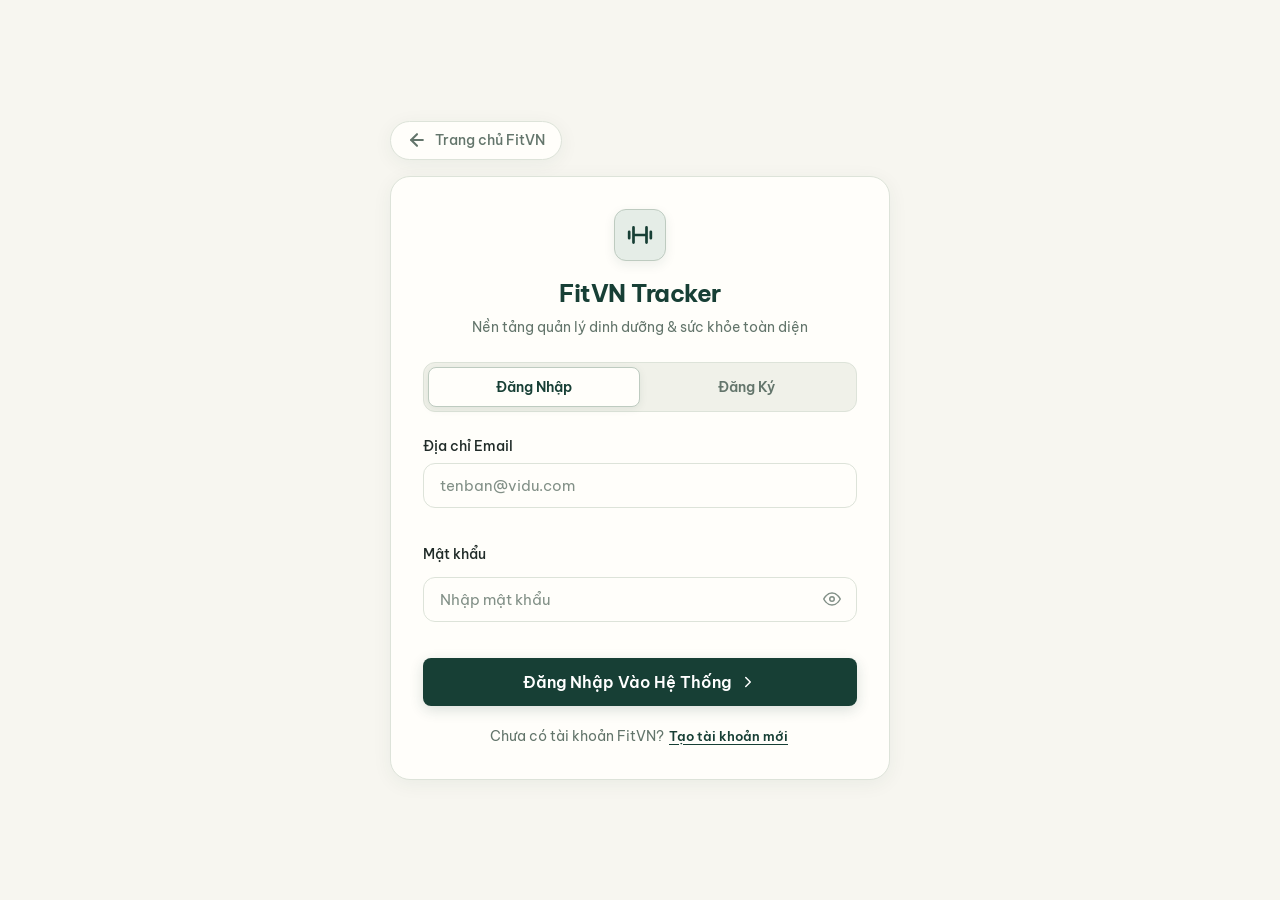
<file: Page/progress-charts.html>
<!DOCTYPE html>
<html lang="vi">
<head>
  <meta charset="UTF-8">
  <meta name="viewport" content="width=device-width, initial-scale=1.0, maximum-scale=1.0, user-scalable=no">
  <meta name="theme-color" content="#F7F6F0">
  <meta name="description" content="Biểu Đồ Tiến Trình Sức Khỏe - FitVN Tracker">
  <title>Biểu Đồ Tiến Trình - FitVN Tracker</title>

  
  <link rel="preconnect" href="https://fonts.googleapis.com">
  <link rel="preconnect" href="https://fonts.gstatic.com" crossorigin>
  <link href="https://fonts.googleapis.com/css2?family=Be+Vietnam+Pro:wght@400;500;600;700;800&display=swap" rel="stylesheet">

  
  <link rel="stylesheet" href="../css/variables.css">
  <link rel="stylesheet" href="../css/glass.css">
  <link rel="stylesheet" href="../css/style.css">
</head>
<body class="theme-porcelain">

  <div id="app-layout">
    
    <nav class="app-navigation glass-nav" id="app-nav" aria-label="Main Navigation">
      <div class="nav-brand-desktop">
        <div class="brand-icon">
          <svg width="22" height="22" viewBox="0 0 24 24" fill="none" stroke="currentColor" stroke-width="2.5" stroke-linecap="round" stroke-linejoin="round">
            <path d="M6 5v14M18 5v14M2 9v6M22 9v6M6 12h12"/>
          </svg>
        </div>
        <div class="brand-text">
          <span class="brand-title">FitVN Tracker</span>
          <span class="brand-sub">Gym & Nutrition</span>
        </div>
      </div>

            <ul class="nav-list" role="tablist">
        <li class="nav-item">
          <a href="../index.html" class="nav-link" data-page="dashboard">
            <svg viewBox="0 0 24 24" fill="none" stroke-linecap="round" stroke-linejoin="round"><rect x="3" y="3" width="7" height="9" rx="1.5"/><rect x="14" y="3" width="7" height="5" rx="1.5"/><rect x="14" y="12" width="7" height="9" rx="1.5"/><rect x="3" y="16" width="7" height="5" rx="1.5"/></svg>
            <span class="nav-label">Trang Chủ</span>
          </a>
        </li>
        <li class="nav-item">
          <a href="health-dashboard.html" class="nav-link" data-page="health-dashboard">
            <svg viewBox="0 0 24 24" fill="none" stroke="currentColor" stroke-width="2" stroke-linecap="round" stroke-linejoin="round"><path d="M22 12h-4l-3 9L9 3l-3 9H2"/></svg>
            <span class="nav-label">Sức Khỏe</span>
          </a>
        </li>
        <li class="nav-item">
          <a href="progress-charts.html" class="nav-link active" data-page="progress-charts">
            <svg viewBox="0 0 24 24" fill="none" stroke="currentColor" stroke-width="2" stroke-linecap="round" stroke-linejoin="round"><line x1="18" y1="20" x2="18" y2="10"></line><line x1="12" y1="20" x2="12" y2="4"></line><line x1="6" y1="20" x2="6" y2="14"></line></svg>
            <span class="nav-label">Tiến Trình</span>
          </a>
        </li>
        <li class="nav-item">
          <a href="workout.html" class="nav-link" data-page="workout">
            <svg viewBox="0 0 24 24" fill="none" stroke="currentColor" stroke-width="2.2" stroke-linecap="round" stroke-linejoin="round"><path d="M6.5 6.5h11M6.5 17.5h11M6.5 12h11M4 3v18M20 3v18"/></svg>
            <span class="nav-label">Tập Luyện</span>
          </a>
        </li>
        <li class="nav-item">
          <a href="reports.html" class="nav-link" data-page="reports">
            <svg viewBox="0 0 24 24" fill="none" stroke="currentColor" stroke-width="2.2" stroke-linecap="round" stroke-linejoin="round"><path d="M14 2H6a2 2 0 0 0-2 2v16a2 2 0 0 0 2 2h12a2 2 0 0 0 2-2V8z"></path><polyline points="14 2 14 8 20 8"></polyline><line x1="16" y1="13" x2="8" y2="13"></line><line x1="16" y1="17" x2="8" y2="17"></line><polyline points="10 9 9 9 8 9"></polyline></svg>
            <span class="nav-label">Báo Cáo</span>
          </a>
        </li>
        <li class="nav-item">
          <a href="weight.html" class="nav-link" data-page="weight">
            <svg viewBox="0 0 24 24" fill="none" stroke-linecap="round" stroke-linejoin="round"><path d="M12 3v18M3 9l9-6 9 6M6 12l-3 6h6l-3-6zM18 12l-3 6h6l-3-6z"/></svg>
            <span class="nav-label">Cân Nặng</span>
          </a>
        </li>
        <li class="nav-item">
          <a href="food-log.html" class="nav-link" data-page="food">
            <svg viewBox="0 0 24 24" fill="none" stroke-linecap="round" stroke-linejoin="round"><path d="M18 8h1a4 4 0 0 1 0 8h-1"/><path d="M2 8h16v9a4 4 0 0 1-4 4H6a4 4 0 0 1-4-4V8z"/><line x1="6" y1="1" x2="6" y2="4"/><line x1="10" y1="1" x2="10" y2="4"/><line x1="14" y1="1" x2="14" y2="4"/></svg>
            <span class="nav-label">Nhật Ký</span>
          </a>
        </li>
        <li class="nav-item">
          <a href="food-search.html" class="nav-link" data-page="food-search">
            <svg viewBox="0 0 24 24" fill="none" stroke-linecap="round" stroke-linejoin="round"><circle cx="11" cy="11" r="8"></circle><line x1="21" y1="21" x2="16.65" y2="16.65"></line></svg>
            <span class="nav-label">Tra Cứu</span>
          </a>
        </li>
        <li class="nav-item">
          <a href="settings.html" class="nav-link" data-page="settings">
            <svg viewBox="0 0 24 24" fill="none" stroke-linecap="round" stroke-linejoin="round"><circle cx="12" cy="12" r="3"/><path d="M19.4 15a1.65 1.65 0 0 0 .33 1.82l.06.06a2 2 0 0 1 0 2.83 2 2 0 0 1-2.83 0l-.06-.06a1.65 1.65 0 0 0-1.82-.33 1.65 1.65 0 0 0-1 1.51V21a2 2 0 0 1-2 2 2 2 0 0 1-2-2v-.09A1.65 1.65 0 0 0 9 19.4a1.65 1.65 0 0 0-1.82.33l-.06.06a2 2 0 0 1-2.83 0 2 2 0 0 1 0-2.83l.06-.06a1.65 1.65 0 0 0 .33-1.82 1.65 1.65 0 0 0-1.51-1H3a2 2 0 0 1-2-2 2 2 0 0 1 2-2h.09A1.65 1.65 0 0 0 4.6 9a1.65 1.65 0 0 0-.33-1.82l-.06-.06a2 2 0 0 1 0-2.83 2 2 0 0 1 2.83 0l.06.06a1.65 1.65 0 0 0 1.82.33H9a1.65 1.65 0 0 0 1-1.51V3a2 2 0 0 1 2-2 2 2 0 0 1 2 2v.09a1.65 1.65 0 0 0 1 1.51 1.65 1.65 0 0 0 1.82-.33l.06-.06a2 2 0 0 1 2.83 0 2 2 0 0 1 0 2.83l-.06.06a1.65 1.65 0 0 0-.33 1.82V9a1.65 1.65 0 0 0 1.51 1H21a2 2 0 0 1 2 2 2 2 0 0 1-2 2h-.09a1.65 1.65 0 0 0-1.51 1z"/></svg>
            <span class="nav-label">Cá Nhân</span>
          </a>
        </li>
      </ul>

      
      <a href="auth.html" class="nav-footer-desktop" title="Chuyển đổi tài khoản / Đăng nhập">
        <div class="avatar-pill">VN</div>
        <div class="user-info-snippet">
          <span class="user-name">Người dùng FitVN</span>
          <span class="user-goal-tag">Đang tải hồ sơ...</span>
        </div>
      </a>
    </nav>

    
    <div class="content-wrapper">
      <header class="app-header glass-header">
        <div class="header-left">
          <div class="brand-icon">
            <svg width="20" height="20" viewBox="0 0 24 24" fill="none" stroke="currentColor" stroke-width="2.5" stroke-linecap="round" stroke-linejoin="round">
              <path d="M6 5v14M18 5v14M2 9v6M22 9v6M6 12h12"/>
            </svg>
          </div>
          <span class="brand-title">FitVN Tracker</span>
        </div>
        <div class="header-center">
          <h1 class="header-tab-title" id="header-title">Biểu Đồ Tiến Trình</h1>
          <span class="header-date-badge" id="header-date">Hôm nay</span>
        </div>
        <div class="header-right">
          <a href="auth.html" class="avatar-pill" title="Hồ sơ tài khoản">VN</a>
        </div>
      </header>

      <main class="main-viewport">
        <section class="tab-content active" id="tab-progress-charts">

          
          <div class="section-header" style="flex-wrap: wrap; gap: 14px; align-items: center; justify-content: space-between;">
            <div>
              <h2 class="section-title">
                <svg width="22" height="22" viewBox="0 0 24 24" fill="none" stroke="var(--color-primary, #173F35)" stroke-width="2.2" stroke-linecap="round" stroke-linejoin="round">
                  <line x1="18" y1="20" x2="18" y2="10"></line>
                  <line x1="12" y1="20" x2="12" y2="4"></line>
                  <line x1="6" y1="20" x2="6" y2="14"></line>
                </svg>
                <span>Biểu Đồ Tiến Trình Sức Khỏe</span>
              </h2>
              <p class="section-subtitle">Theo dõi sự thay đổi và tiến trình sức khỏe theo thời gian</p>
            </div>

            
            <div class="metric-switcher-group" role="tablist" aria-label="Chọn chỉ số phân tích">
              <button type="button" class="metric-switch-btn active" data-metric="weight" id="btn-metric-weight">
                ⚖️ Cân Nặng (kg)
              </button>
              <button type="button" class="metric-switch-btn" data-metric="bmi" id="btn-metric-bmi">
                📊 Chỉ Số BMI
              </button>
            </div>
          </div>

          
          <div class="glass-card stat-card" style="padding: 10px 16px; margin-bottom: var(--spacing-md); display: flex; flex-wrap: wrap; align-items: center; justify-content: space-between; gap: 10px;">
            <div class="progress-time-pills" role="group" aria-label="Chọn khoảng thời gian">
              <button type="button" class="progress-pill-btn" data-range="7d">7 Ngày</button>
              <button type="button" class="progress-pill-btn" data-range="30d">30 Ngày</button>
              <button type="button" class="progress-pill-btn active" data-range="90d">3 Tháng</button>
              <button type="button" class="progress-pill-btn" data-range="180d">6 Tháng</button>
              <button type="button" class="progress-pill-btn" data-range="365d">1 Năm</button>
              <button type="button" class="progress-pill-btn" data-range="all">Toàn Bộ</button>
            </div>

            <div class="period-date-range-badge" id="pc-date-range-badge">
              <span>📅 Đang hiển thị: <strong id="pc-range-dates-text">Đang tải...</strong></span>
            </div>
          </div>

          
          <div class="grid-cards" style="grid-template-columns: repeat(auto-fit, minmax(180px, 1fr));">
            
            <div class="glass-card stat-card glass-card-interactive">
              <div class="stat-header">
                <span>GIÁ TRỊ ĐẦU KỲ</span>
                <span class="glass-badge glass-badge-cyan" id="pc-start-date-badge">Bắt đầu</span>
              </div>
              <div class="stat-value" id="pc-start-val">-- <span class="stat-unit" id="pc-unit-start">kg</span></div>
              <div style="font-size: 0.78rem; color: var(--color-text-secondary, #63756B); margin-top: 4px;" id="pc-start-sub">
                Bản ghi mốc đầu
              </div>
            </div>

            
            <div class="glass-card stat-card glass-card-interactive">
              <div class="stat-header">
                <span>GIÁ TRỊ CUỐI KỲ</span>
                <span class="glass-badge glass-badge-emerald" id="pc-end-date-badge">Mới nhất</span>
              </div>
              <div class="stat-value" id="pc-end-val">-- <span class="stat-unit" id="pc-unit-end">kg</span></div>
              <div style="font-size: 0.78rem; color: var(--color-text-secondary, #63756B); margin-top: 4px;" id="pc-end-sub">
                Bản ghi mốc cuối
              </div>
            </div>

            
            <div class="glass-card stat-card glass-card-interactive">
              <div class="stat-header">
                <span>MỨC THAY ĐỔI</span>
                <span class="glass-badge" id="pc-diff-badge">Tuyệt đối</span>
              </div>
              <div class="stat-value" id="pc-diff-val">-- <span class="stat-unit" id="pc-unit-diff">kg</span></div>
              <div style="font-size: 0.78rem; color: var(--color-text-secondary, #63756B); margin-top: 4px;" id="pc-diff-sub">
                Độ lệch cuối - đầu
              </div>
            </div>

            
            <div class="glass-card stat-card glass-card-interactive">
              <div class="stat-header">
                <span>PHẦN TRĂM THAY ĐỔI</span>
                <span class="glass-badge" id="pc-percent-badge">% Tỷ lệ</span>
              </div>
              <div class="stat-value" id="pc-percent-val">-- <span class="stat-unit">%</span></div>
              <div style="font-size: 0.78rem; color: var(--color-text-secondary, #63756B); margin-top: 4px;" id="pc-percent-sub">
                Tốc độ biến thiên
              </div>
            </div>

            
            <div class="glass-card stat-card glass-card-interactive">
              <div class="stat-header">
                <span>XU HƯỚNG</span>
                <span class="glass-badge" id="pc-trend-badge">Đánh giá</span>
              </div>
              <div class="stat-value" style="font-size: 1.25rem;" id="pc-trend-val">--</div>
              <div style="font-size: 0.76rem; color: var(--color-text-secondary, #63756B); margin-top: 4px;" id="pc-trend-sub">
                Dựa trên dữ liệu thực tế
              </div>
            </div>
          </div>

          
          <div class="glass-card chart-container-card" style="margin-top: var(--spacing-md);">
            <div class="chart-header-row" style="flex-wrap: wrap; gap: 8px;">
              <div>
                <h3 style="font-size: 1.05rem; font-weight: 700; color: var(--color-primary, #173F35); display: flex; align-items: center; gap: 8px;">
                  <span>📈</span>
                  <span id="pc-chart-title">Biểu Đồ Xu Hướng Cân Nặng</span>
                </h3>
                <p style="font-size: 0.78rem; color: var(--color-text-secondary, #63756B); margin-top: 2px;" id="pc-chart-desc">
                  Biểu diễn các điểm dữ liệu lịch sử và đường mục tiêu tham chiếu
                </p>
              </div>

              
              <div style="display: flex; gap: 14px; font-size: 0.76rem; color: var(--color-text-secondary, #63756B); align-items: center;" id="pc-chart-legend">
                <span style="display: inline-flex; align-items: center; gap: 6px;">
                  <span style="width: 14px; height: 3px; background: #173F35; display: inline-block; border-radius: 2px;"></span>
                  Đường dữ liệu thực tế
                </span>
                <span style="display: inline-flex; align-items: center; gap: 6px;" id="pc-legend-target-item">
                  <span style="width: 14px; height: 0; border-top: 2px dashed #287653; display: inline-block;"></span>
                  Mục tiêu
                </span>
              </div>
            </div>

            
            <div class="chart-viewport" style="margin-top: 10px;">
              <canvas id="progress-chart-canvas"></canvas>
              <div class="canvas-tooltip" id="progress-chart-tooltip"></div>
            </div>

            <div style="margin-top: 10px; font-size: 0.74rem; color: var(--color-text-muted, #829087); border-top: 1px solid var(--color-border, #DDE3D9); padding-top: 6px;" id="pc-chart-footer-note">
              * Di chuột hoặc chạm vào các điểm tròn trên biểu đồ để xem chi tiết số đo và thông tin tại mốc đó.
            </div>
          </div>

          
          <div class="grid-cards" style="margin-top: var(--spacing-md); grid-template-columns: repeat(auto-fit, minmax(320px, 1fr));">
            
            
            <div class="glass-card stat-card">
              <div class="stat-header">
                <span style="font-size: 0.95rem; font-weight: 700; color: var(--color-primary, #173F35); display: flex; align-items: center; gap: 8px;">
                  <span>⚖️</span>
                  <span>So Sánh Hai Giai Đoạn Liền Kề</span>
                </span>
                <span class="glass-badge glass-badge-cyan" id="pc-comparison-badge">Đối chiếu</span>
              </div>

              <p style="font-size: 0.8rem; color: var(--color-text-secondary, #63756B); margin-top: 4px;" id="pc-comparison-caption">
                So sánh giá trị trung bình giữa chu kỳ được chọn và chu kỳ liền trước tương đương.
              </p>

              <div class="comparison-container" id="pc-comparison-content">
                <div class="comparison-box">
                  <span class="comparison-box-title">Chu kỳ hiện tại</span>
                  <div class="comparison-box-value" id="pc-comp-current-val">--</div>
                  <span style="font-size: 0.75rem; color: var(--color-text-muted, #829087);" id="pc-comp-current-sub">Giá trị trung bình</span>
                </div>

                <div class="comparison-box">
                  <span class="comparison-box-title">Chu kỳ trước đó</span>
                  <div class="comparison-box-value" style="color: var(--color-text-secondary, #63756B);" id="pc-comp-prev-val">--</div>
                  <span style="font-size: 0.75rem; color: var(--color-text-muted, #829087);" id="pc-comp-prev-sub">Giai đoạn đối chiếu</span>
                </div>
              </div>

              <div style="margin-top: 10px; font-size: 0.82rem; font-weight: 600; color: var(--color-primary, #173F35);" id="pc-comparison-result-text">
                Đang đối chiếu dữ liệu hai chu kỳ...
              </div>
            </div>

            
            <div class="glass-card stat-card">
              <div class="stat-header">
                <span style="font-size: 0.95rem; font-weight: 700; color: var(--color-primary, #173F35); display: flex; align-items: center; gap: 8px;">
                  <span>🎯</span>
                  <span>Tiến Độ Đạt Mục Tiêu</span>
                </span>
                <span class="glass-badge" id="pc-goal-badge">Chưa xác định</span>
              </div>

              <div class="goal-progress-card-inner" style="margin-top: 8px;" id="pc-goal-container">
                <div class="goal-milestones-row">
                  <div class="milestone-node">
                    <div class="milestone-label">Ban đầu</div>
                    <div class="milestone-value" id="pc-goal-init-text">-- kg</div>
                  </div>
                  <div style="font-size: 1.2rem; color: var(--color-text-muted, #829087);">&#8594;</div>
                  <div class="milestone-node">
                    <div class="milestone-label">Hiện tại</div>
                    <div class="milestone-value" style="color: var(--color-primary, #173F35);" id="pc-goal-curr-text">-- kg</div>
                  </div>
                  <div style="font-size: 1.2rem; color: var(--color-text-muted, #829087);">&#8594;</div>
                  <div class="milestone-node">
                    <div class="milestone-label">Mục tiêu</div>
                    <div class="milestone-value" style="color: var(--color-success, #287653);" id="pc-goal-target-text">-- kg</div>
                  </div>
                </div>

                <div class="goal-progress-track">
                  <div class="goal-progress-bar-fill" id="pc-goal-fill-bar" style="width: 0%;"></div>
                </div>

                <div style="display: flex; justify-content: space-between; font-size: 0.8rem; color: var(--color-text-secondary, #63756B);">
                  <span id="pc-goal-status-text">Đang phân tích mục tiêu...</span>
                  <strong style="color: var(--color-primary, #173F35);" id="pc-goal-diff-text">--</strong>
                </div>
              </div>
            </div>
          </div>

          
          <div class="insight-callout-card" id="pc-insights-card">
            <h4>
              <span>💡</span>
              <span>Nhận Xét Dữ Liệu & Phân Tích Xu Hướng</span>
            </h4>
            <p id="pc-insights-text">
              Đang phân tích lịch sử ghi chép thể trọng của bạn trong chu kỳ được chọn...
            </p>
          </div>

          
          <div class="glass-card stat-card" style="margin-top: var(--spacing-md);">
            <div class="progress-table-toolbar">
              <div>
                <span style="font-size: 0.95rem; font-weight: 700; color: var(--color-primary, #173F35);">
                  📋 Bảng Lịch Sử Dữ Liệu Đối Chiếu
                </span>
                <div style="font-size: 0.75rem; color: var(--color-text-muted, #829087); margin-top: 2px;">
                  Hiển thị các bản ghi trong khoảng thời gian đã lọc
                </div>
              </div>

              
              <button type="button" class="table-sort-btn" id="btn-toggle-sort">
                <span>Sắp xếp:</span>
                <strong id="label-sort-order">Mới nhất trước</strong>
                <span id="icon-sort-order">↓</span>
              </button>
            </div>

            <div class="health-table-wrap">
              <table class="health-table" aria-label="Bảng chi tiết lịch sử cân nặng và BMI">
                <thead>
                  <tr>
                    <th>Ngày ghi nhận</th>
                    <th>Cân nặng (kg)</th>
                    <th>Chỉ số BMI</th>
                    <th>Biến động so với lần trước</th>
                    <th>Ghi chú</th>
                  </tr>
                </thead>
                <tbody id="pc-table-tbody">
                  
                </tbody>
              </table>
            </div>

            
            <div id="pc-table-empty" style="display: none; padding: 1.5rem; text-align: center; color: var(--color-text-muted, #829087); font-size: 0.85rem;">
              Không có bản ghi nào trong khoảng thời gian này.
            </div>

            
            <div class="table-pagination-controls" id="pc-pagination-bar">
              <span id="pc-page-info">Trang 1 / 1</span>
              <div class="page-btn-group">
                <button type="button" class="page-btn" id="btn-page-prev" disabled>&larr; Trang trước</button>
                <button type="button" class="page-btn" id="btn-page-next" disabled>Trang sau &rarr;</button>
              </div>
            </div>
          </div>

        </section>
      </main>
    </div>
  </div>

  
  <div id="toast-container" aria-live="polite"></div>

  
  <script src="../js/calculator.js"></script>
  <script src="../js/chart.js"></script>
  <script src="../js/storage.js"></script>
  <script src="../js/app.js"></script>
</body>
</html>
</file>
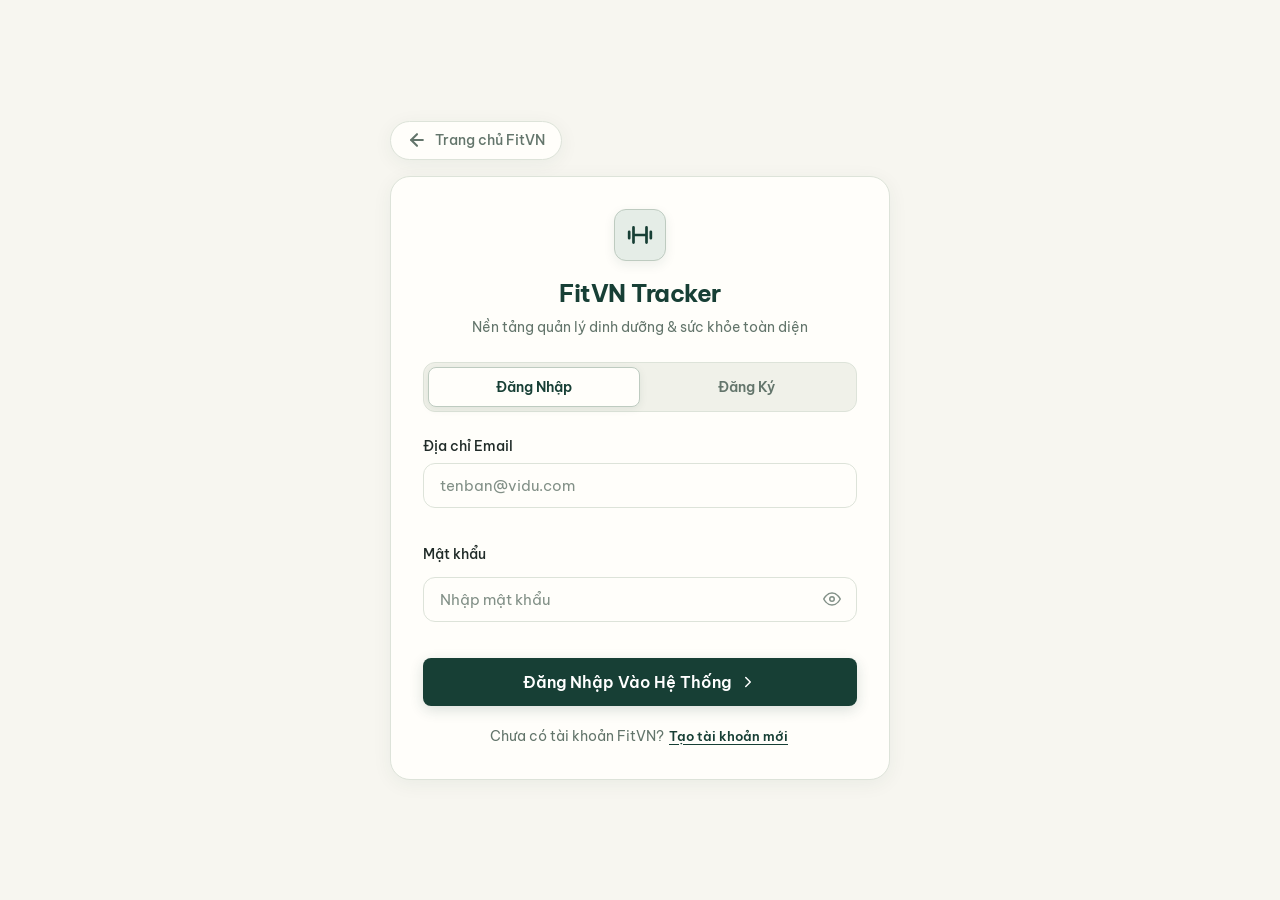
<file: Page/reports.html>
<!DOCTYPE html>
<html lang="vi">
<head>
  <meta charset="UTF-8">
  <meta name="viewport" content="width=device-width, initial-scale=1.0, maximum-scale=1.0, user-scalable=no">
  <meta name="theme-color" content="#F7F6F0">
  <meta name="description" content="Báo Cáo & Thống Kê Sức Khỏe - FitVN Tracker">
  <title>Báo Cáo & Thống Kê Sức Khỏe - FitVN Tracker</title>

  
  <link rel="preconnect" href="https://fonts.googleapis.com">
  <link rel="preconnect" href="https://fonts.gstatic.com" crossorigin>
  <link href="https://fonts.googleapis.com/css2?family=Be+Vietnam+Pro:wght@400;500;600;700;800&display=swap" rel="stylesheet">

  
  <link rel="stylesheet" href="../css/variables.css">
  <link rel="stylesheet" href="../css/glass.css">
  <link rel="stylesheet" href="../css/style.css">
</head>
<body class="theme-porcelain">

  <div id="app-layout">
    
    <nav class="app-navigation glass-nav" id="app-nav" aria-label="Main Navigation">
      <div class="nav-brand-desktop">
        <div class="brand-icon">
          <svg width="22" height="22" viewBox="0 0 24 24" fill="none" stroke="currentColor" stroke-width="2.5" stroke-linecap="round" stroke-linejoin="round">
            <path d="M6 5v14M18 5v14M2 9v6M22 9v6M6 12h12"/>
          </svg>
        </div>
        <div class="brand-text">
          <span class="brand-title">FitVN Tracker</span>
          <span class="brand-sub">Gym & Nutrition</span>
        </div>
      </div>

            <ul class="nav-list" role="tablist">
        <li class="nav-item">
          <a href="../index.html" class="nav-link" data-page="dashboard">
            <svg viewBox="0 0 24 24" fill="none" stroke-linecap="round" stroke-linejoin="round"><rect x="3" y="3" width="7" height="9" rx="1.5"/><rect x="14" y="3" width="7" height="5" rx="1.5"/><rect x="14" y="12" width="7" height="9" rx="1.5"/><rect x="3" y="16" width="7" height="5" rx="1.5"/></svg>
            <span class="nav-label">Trang Chủ</span>
          </a>
        </li>
        <li class="nav-item">
          <a href="health-dashboard.html" class="nav-link" data-page="health-dashboard">
            <svg viewBox="0 0 24 24" fill="none" stroke="currentColor" stroke-width="2" stroke-linecap="round" stroke-linejoin="round"><path d="M22 12h-4l-3 9L9 3l-3 9H2"/></svg>
            <span class="nav-label">Sức Khỏe</span>
          </a>
        </li>
        <li class="nav-item">
          <a href="progress-charts.html" class="nav-link" data-page="progress-charts">
            <svg viewBox="0 0 24 24" fill="none" stroke="currentColor" stroke-width="2" stroke-linecap="round" stroke-linejoin="round"><line x1="18" y1="20" x2="18" y2="10"></line><line x1="12" y1="20" x2="12" y2="4"></line><line x1="6" y1="20" x2="6" y2="14"></line></svg>
            <span class="nav-label">Tiến Trình</span>
          </a>
        </li>
        <li class="nav-item">
          <a href="workout.html" class="nav-link" data-page="workout">
            <svg viewBox="0 0 24 24" fill="none" stroke="currentColor" stroke-width="2.2" stroke-linecap="round" stroke-linejoin="round"><path d="M6.5 6.5h11M6.5 17.5h11M6.5 12h11M4 3v18M20 3v18"/></svg>
            <span class="nav-label">Tập Luyện</span>
          </a>
        </li>
        <li class="nav-item">
          <a href="reports.html" class="nav-link active" data-page="reports">
            <svg viewBox="0 0 24 24" fill="none" stroke="currentColor" stroke-width="2.2" stroke-linecap="round" stroke-linejoin="round"><path d="M14 2H6a2 2 0 0 0-2 2v16a2 2 0 0 0 2 2h12a2 2 0 0 0 2-2V8z"></path><polyline points="14 2 14 8 20 8"></polyline><line x1="16" y1="13" x2="8" y2="13"></line><line x1="16" y1="17" x2="8" y2="17"></line><polyline points="10 9 9 9 8 9"></polyline></svg>
            <span class="nav-label">Báo Cáo</span>
          </a>
        </li>
        <li class="nav-item">
          <a href="weight.html" class="nav-link" data-page="weight">
            <svg viewBox="0 0 24 24" fill="none" stroke-linecap="round" stroke-linejoin="round"><path d="M12 3v18M3 9l9-6 9 6M6 12l-3 6h6l-3-6zM18 12l-3 6h6l-3-6z"/></svg>
            <span class="nav-label">Cân Nặng</span>
          </a>
        </li>
        <li class="nav-item">
          <a href="food-log.html" class="nav-link" data-page="food">
            <svg viewBox="0 0 24 24" fill="none" stroke-linecap="round" stroke-linejoin="round"><path d="M18 8h1a4 4 0 0 1 0 8h-1"/><path d="M2 8h16v9a4 4 0 0 1-4 4H6a4 4 0 0 1-4-4V8z"/><line x1="6" y1="1" x2="6" y2="4"/><line x1="10" y1="1" x2="10" y2="4"/><line x1="14" y1="1" x2="14" y2="4"/></svg>
            <span class="nav-label">Nhật Ký</span>
          </a>
        </li>
        <li class="nav-item">
          <a href="food-search.html" class="nav-link" data-page="food-search">
            <svg viewBox="0 0 24 24" fill="none" stroke-linecap="round" stroke-linejoin="round"><circle cx="11" cy="11" r="8"></circle><line x1="21" y1="21" x2="16.65" y2="16.65"></line></svg>
            <span class="nav-label">Tra Cứu</span>
          </a>
        </li>
        <li class="nav-item">
          <a href="settings.html" class="nav-link" data-page="settings">
            <svg viewBox="0 0 24 24" fill="none" stroke-linecap="round" stroke-linejoin="round"><circle cx="12" cy="12" r="3"/><path d="M19.4 15a1.65 1.65 0 0 0 .33 1.82l.06.06a2 2 0 0 1 0 2.83 2 2 0 0 1-2.83 0l-.06-.06a1.65 1.65 0 0 0-1.82-.33 1.65 1.65 0 0 0-1 1.51V21a2 2 0 0 1-2 2 2 2 0 0 1-2-2v-.09A1.65 1.65 0 0 0 9 19.4a1.65 1.65 0 0 0-1.82.33l-.06.06a2 2 0 0 1-2.83 0 2 2 0 0 1 0-2.83l.06-.06a1.65 1.65 0 0 0 .33-1.82 1.65 1.65 0 0 0-1.51-1H3a2 2 0 0 1-2-2 2 2 0 0 1 2-2h.09A1.65 1.65 0 0 0 4.6 9a1.65 1.65 0 0 0-.33-1.82l-.06-.06a2 2 0 0 1 0-2.83 2 2 0 0 1 2.83 0l.06.06a1.65 1.65 0 0 0 1.82.33H9a1.65 1.65 0 0 0 1-1.51V3a2 2 0 0 1 2-2 2 2 0 0 1 2 2v.09a1.65 1.65 0 0 0 1 1.51 1.65 1.65 0 0 0 1.82-.33l.06-.06a2 2 0 0 1 2.83 0 2 2 0 0 1 0 2.83l-.06.06a1.65 1.65 0 0 0-.33 1.82V9a1.65 1.65 0 0 0 1.51 1H21a2 2 0 0 1 2 2 2 2 0 0 1-2 2h-.09a1.65 1.65 0 0 0-1.51 1z"/></svg>
            <span class="nav-label">Cá Nhân</span>
          </a>
        </li>
      </ul>

      
      <a href="auth.html" class="nav-footer-desktop" title="Chuyển đổi tài khoản / Đăng nhập">
        <div class="avatar-pill">VN</div>
        <div class="user-info-snippet">
          <span class="user-name">Người dùng FitVN</span>
          <span class="user-goal-tag">Đang tải hồ sơ...</span>
        </div>
      </a>
    </nav>

    
    <div class="content-wrapper">
      <header class="app-header glass-header">
        <div class="header-left">
          <div class="brand-icon">
            <svg width="20" height="20" viewBox="0 0 24 24" fill="none" stroke="currentColor" stroke-width="2.5" stroke-linecap="round" stroke-linejoin="round">
              <path d="M6 5v14M18 5v14M2 9v6M22 9v6M6 12h12"/>
            </svg>
          </div>
          <span class="brand-title">FitVN Tracker</span>
        </div>
        <div class="header-center">
          <h1 class="header-tab-title" id="header-title">Báo Cáo Sức Khỏe</h1>
          <span class="header-date-badge" id="header-date">Hôm nay</span>
        </div>
        <div class="header-right">
          <a href="auth.html" class="avatar-pill" title="Hồ sơ tài khoản">VN</a>
        </div>
      </header>

      
      <div class="print-only-header">
        <h2 style="margin: 0; color: #173F35;">FitVN Tracker — Báo Cáo Sức Khỏe & Thể Lực</h2>
        <p style="margin: 4px 0 0 0; color: #63756B; font-size: 10pt;" id="print-meta-text">
          Ngày xuất báo cáo: 22/10/2026 | Người dùng: FitVN
        </p>
      </div>

      <main class="main-viewport">
        <section class="tab-content active" id="tab-reports">
          
          
          <div class="section-header" style="flex-wrap: wrap; gap: 12px; align-items: center; justify-content: space-between;">
            <div>
              <h2 class="section-title">
                <svg width="22" height="22" viewBox="0 0 24 24" fill="none" stroke="var(--color-primary, #173F35)" stroke-width="2.2" stroke-linecap="round" stroke-linejoin="round">
                  <path d="M14 2H6a2 2 0 0 0-2 2v16a2 2 0 0 0 2 2h12a2 2 0 0 0 2-2V8z"></path>
                  <polyline points="14 2 14 8 20 8"></polyline>
                  <line x1="16" y1="13" x2="8" y2="13"></line>
                  <line x1="16" y1="17" x2="8" y2="17"></line>
                </svg>
                <span>Báo Cáo & Thống Kê Tổng Hợp</span>
              </h2>
              <p class="section-subtitle">Phân tích đa chỉ số, đánh giá xu hướng và đối chiếu kết quả theo thời gian</p>
            </div>

            <div class="report-header-actions">
              <button type="button" class="report-action-btn" id="btn-refresh-report" title="Làm mới dữ liệu">
                <span>🔄 Làm mới</span>
              </button>
              <button type="button" class="report-action-btn" id="btn-export-csv" title="Xuất dữ liệu CSV">
                <span>📥 Xuất CSV</span>
              </button>
              <button type="button" class="report-action-btn" id="btn-print-report" style="background: var(--color-primary); color: #fff;" title="In hoặc lưu PDF">
                <span>🖨️ In Báo Cáo</span>
              </button>
            </div>
          </div>

          
          <div class="glass-card stat-card" style="padding: 12px 18px; margin-bottom: var(--spacing-md); display: flex; flex-direction: column; gap: 12px;">
            <div style="display: flex; flex-wrap: wrap; align-items: center; justify-content: space-between; gap: 10px;">
              
              
              <div class="report-type-pills" role="tablist" aria-label="Loại báo cáo">
                <button type="button" class="report-pill-btn active" data-report-type="all">Toàn Diện</button>
                <button type="button" class="report-pill-btn" data-report-type="weight">Cân Nặng & BMI</button>
                <button type="button" class="report-pill-btn" data-report-type="workout">Tập Luyện</button>
              </div>

              
              <div class="progress-time-pills" role="group" aria-label="Khoảng thời gian báo cáo">
                <button type="button" class="progress-pill-btn" data-report-range="7d">7 Ngày</button>
                <button type="button" class="progress-pill-btn active" data-report-range="30d">30 Ngày</button>
                <button type="button" class="progress-pill-btn" data-report-range="90d">3 Tháng</button>
                <button type="button" class="progress-pill-btn" data-report-range="180d">6 Tháng</button>
                <button type="button" class="progress-pill-btn" data-report-range="365d">1 Năm</button>
                <button type="button" class="progress-pill-btn" data-report-range="custom">Tùy Chọn</button>
              </div>
            </div>

            
            <div class="custom-range-row" id="rep-custom-range-row" style="display: none; padding-top: 8px; border-top: 1px dashed var(--color-border);">
              <span>Từ ngày:</span>
              <input type="date" id="rep-start-date" class="custom-range-input">
              <span>Đến ngày:</span>
              <input type="date" id="rep-end-date" class="custom-range-input">
              <button type="button" class="glass-btn" id="btn-apply-custom-dates" style="padding: 4px 10px; font-size: 0.78rem;">
                Áp Dụng
              </button>
            </div>

            <div class="period-date-range-badge" id="rep-range-badge">
              <span>📅 Khoảng thời gian: <strong id="rep-range-dates-text">30 ngày gần nhất</strong></span>
            </div>
          </div>

          
          <div class="grid-cards" style="grid-template-columns: repeat(auto-fit, minmax(170px, 1fr));" id="rep-kpi-grid">
            
            <div class="glass-card stat-card glass-card-interactive">
              <div class="stat-header">
                <span>CÂN NẶNG ĐẦU</span>
                <span class="glass-badge glass-badge-cyan">Đầu kỳ</span>
              </div>
              <div class="stat-value" id="kpi-start-weight">-- <span class="stat-unit">kg</span></div>
              <div style="font-size: 0.76rem; color: var(--color-text-secondary); margin-top: 4px;">Mốc cân ban đầu</div>
            </div>

            
            <div class="glass-card stat-card glass-card-interactive">
              <div class="stat-header">
                <span>CÂN NẶNG CUỐI</span>
                <span class="glass-badge glass-badge-emerald">Cuối kỳ</span>
              </div>
              <div class="stat-value" id="kpi-end-weight">-- <span class="stat-unit">kg</span></div>
              <div style="font-size: 0.76rem; color: var(--color-text-secondary); margin-top: 4px;">Mốc cân gần nhất</div>
            </div>

            
            <div class="glass-card stat-card glass-card-interactive">
              <div class="stat-header">
                <span>MỨC BIẾN THIÊN</span>
                <span class="glass-badge" id="kpi-weight-diff-badge">Thay đổi</span>
              </div>
              <div class="stat-value" id="kpi-weight-diff">-- <span class="stat-unit">kg</span></div>
              <div style="font-size: 0.76rem; color: var(--color-text-secondary); margin-top: 4px;" id="kpi-weight-diff-percent">--%</div>
            </div>

            
            <div class="glass-card stat-card glass-card-interactive">
              <div class="stat-header">
                <span>BMI CUỐI KỲ</span>
                <span class="glass-badge" id="kpi-bmi-badge">--</span>
              </div>
              <div class="stat-value" id="kpi-end-bmi">-- <span class="stat-unit">kg/m²</span></div>
              <div style="font-size: 0.76rem; color: var(--color-text-secondary); margin-top: 4px;" id="kpi-bmi-category">Chưa xác định</div>
            </div>

            
            <div class="glass-card stat-card glass-card-interactive">
              <div class="stat-header">
                <span>BUỔI TẬP</span>
                <span class="glass-badge glass-badge-cyan">Hoạt động</span>
              </div>
              <div class="stat-value" id="kpi-workout-sessions">0 <span class="stat-unit">buổi</span></div>
              <div style="font-size: 0.76rem; color: var(--color-text-secondary); margin-top: 4px;">Số buổi rèn luyện</div>
            </div>

            
            <div class="glass-card stat-card glass-card-interactive">
              <div class="stat-header">
                <span>TỔNG THỜI GIAN</span>
                <span class="glass-badge glass-badge-emerald">Thời lượng</span>
              </div>
              <div class="stat-value" id="kpi-workout-duration">0 <span class="stat-unit">phút</span></div>
              <div style="font-size: 0.76rem; color: var(--color-text-secondary); margin-top: 4px;" id="kpi-workout-avg">TB: 0p/buổi</div>
            </div>

            
            <div class="glass-card stat-card glass-card-interactive">
              <div class="stat-header">
                <span>NGÀY TẬP THỰC TẾ</span>
                <span class="glass-badge glass-badge-cyan">Kỷ luật</span>
              </div>
              <div class="stat-value" id="kpi-workout-days">0 <span class="stat-unit">ngày</span></div>
              <div style="font-size: 0.76rem; color: var(--color-text-secondary); margin-top: 4px;">Số ngày tập thực tế</div>
            </div>
          </div>

          
          <div class="glass-card chart-container-card" id="sec-weight-report" style="margin-top: var(--spacing-md);">
            <div class="chart-header-row" style="flex-wrap: wrap; gap: 8px;">
              <div>
                <h3 style="font-size: 1.05rem; font-weight: 700; color: var(--color-primary); display: flex; align-items: center; gap: 8px;">
                  <span>📈</span>
                  <span>Diễn Biến Cân Nặng & Chỉ Số Thể Hình</span>
                </h3>
                <p style="font-size: 0.78rem; color: var(--color-text-secondary); margin-top: 2px;">
                  Đường biểu diễn thể trọng thực tế và đường tham chiếu mục tiêu theo mốc thời gian
                </p>
              </div>

              <div style="display: flex; gap: 14px; font-size: 0.76rem; color: var(--color-text-secondary); align-items: center;">
                <span style="display: inline-flex; align-items: center; gap: 6px;">
                  <span style="width: 14px; height: 3px; background: #173F35; display: inline-block; border-radius: 2px;"></span>
                  Cân nặng thực tế
                </span>
                <span style="display: inline-flex; align-items: center; gap: 6px;">
                  <span style="width: 14px; height: 0; border-top: 2px dashed #287653; display: inline-block;"></span>
                  Mục tiêu
                </span>
              </div>
            </div>

            <div class="chart-viewport" style="margin-top: 10px;">
              <canvas id="report-weight-canvas"></canvas>
              <div class="canvas-tooltip" id="report-weight-tooltip"></div>
            </div>

            <div style="margin-top: 10px; font-size: 0.74rem; color: var(--color-text-muted); border-top: 1px solid var(--color-border); padding-top: 6px;">
              * Lưu ý: Chỉ số BMI chỉ mang tính tham khảo sàng lọc cho người trưởng thành, không thay thế chẩn đoán y tế chuyên sâu.
            </div>
          </div>

          
          <div class="glass-card stat-card" id="sec-workout-report" style="margin-top: var(--spacing-md);">
            <div class="stat-header">
              <span style="font-size: 0.98rem; font-weight: 700; color: var(--color-primary); display: flex; align-items: center; gap: 8px;">
                <span>🏋️‍♂️</span>
                <span>Thống Kê Hoạt Động Thể Chất & Tập Luyện</span>
              </span>
              <span class="glass-badge glass-badge-emerald" id="rep-workout-popular-badge">Tập Gym</span>
            </div>

            <div style="display: grid; grid-template-columns: repeat(auto-fit, minmax(220px, 1fr)); gap: 12px; margin-top: 10px;">
              <div style="background: var(--color-surface-raised); padding: 12px; border-radius: 8px;">
                <span style="font-size: 0.75rem; color: var(--color-text-muted); display: block;">Loại hình phổ biến nhất:</span>
                <strong style="font-size: 1.05rem; color: var(--color-primary);" id="rep-wo-popular-type">--</strong>
              </div>
              <div style="background: var(--color-surface-raised); padding: 12px; border-radius: 8px;">
                <span style="font-size: 0.75rem; color: var(--color-text-muted); display: block;">Thời lượng trung bình:</span>
                <strong style="font-size: 1.05rem; color: var(--color-primary);" id="rep-wo-avg-duration">0 phút / buổi</strong>
              </div>
              <div style="background: var(--color-surface-raised); padding: 12px; border-radius: 8px;">
                <span style="font-size: 0.75rem; color: var(--color-text-muted); display: block;">Tổng quãng đường tích lũy:</span>
                <strong style="font-size: 1.05rem; color: var(--color-primary);" id="rep-wo-total-dist">0 km</strong>
              </div>
            </div>
          </div>

          
          <div class="glass-card stat-card" style="margin-top: var(--spacing-md);">
            <div class="stat-header">
              <span style="font-size: 0.98rem; font-weight: 700; color: var(--color-primary); display: flex; align-items: center; gap: 8px;">
                <span>⚖️</span>
                <span>Đối Chiếu Với Giai Đoạn Liền Kề Trước Đó</span>
              </span>
              <span class="glass-badge glass-badge-cyan" id="rep-comp-badge">Chu kỳ trước</span>
            </div>

            <div class="comparison-container" id="rep-comp-grid" style="margin-top: 10px;">
              
              <div class="comparison-box">
                <span class="comparison-box-title">Thể trọng cuối kỳ</span>
                <div style="display: flex; justify-content: space-between; align-items: flex-end; margin-top: 4px;">
                  <div>
                    <div class="comparison-box-value" id="comp-curr-weight">-- kg</div>
                    <span style="font-size: 0.73rem; color: var(--color-text-muted);">Kỳ này</span>
                  </div>
                  <div style="text-align: right;">
                    <div style="font-size: 1.1rem; font-weight: 700; color: var(--color-text-secondary);" id="comp-prev-weight">-- kg</div>
                    <span style="font-size: 0.73rem; color: var(--color-text-muted);">Kỳ trước</span>
                  </div>
                </div>
                <div style="font-size: 0.8rem; font-weight: 600; margin-top: 8px;" id="comp-weight-diff-text">Chưa đủ dữ liệu đối chiếu</div>
              </div>

              
              <div class="comparison-box">
                <span class="comparison-box-title">Tổng buổi rèn luyện</span>
                <div style="display: flex; justify-content: space-between; align-items: flex-end; margin-top: 4px;">
                  <div>
                    <div class="comparison-box-value" id="comp-curr-sessions">0 buổi</div>
                    <span style="font-size: 0.73rem; color: var(--color-text-muted);">Kỳ này</span>
                  </div>
                  <div style="text-align: right;">
                    <div style="font-size: 1.1rem; font-weight: 700; color: var(--color-text-secondary);" id="comp-prev-sessions">0 buổi</div>
                    <span style="font-size: 0.73rem; color: var(--color-text-muted);">Kỳ trước</span>
                  </div>
                </div>
                <div style="font-size: 0.8rem; font-weight: 600; margin-top: 8px;" id="comp-sessions-diff-text">Chưa đủ dữ liệu đối chiếu</div>
              </div>
            </div>
          </div>

          
          <div class="insight-callout-card" id="rep-insights-box">
            <h4>
              <span>💡</span>
              <span>Đánh Giá & Nhận Định Xu Hướng Sức Khỏe</span>
            </h4>
            <p id="rep-insights-content">
              Đang phân tích tổng thể dữ liệu sức khỏe và thể lực của bạn...
            </p>
          </div>

          
          <div class="glass-card stat-card" style="margin-top: var(--spacing-md);">
            <div class="progress-table-toolbar">
              <div>
                <span style="font-size: 0.98rem; font-weight: 700; color: var(--color-primary);">
                  📋 Bảng Thống Kê Tổng Hợp Theo Ngày
                </span>
                <div style="font-size: 0.75rem; color: var(--color-text-muted); margin-top: 2px;">
                  Chi tiết các số liệu ghi nhận trong khoảng thời gian báo cáo
                </div>
              </div>
            </div>

            <div class="health-table-wrap">
              <table class="health-table" aria-label="Bảng số liệu tổng hợp">
                <thead>
                  <tr>
                    <th>Ngày ghi nhận</th>
                    <th>Cân nặng (kg)</th>
                    <th>Chỉ số BMI</th>
                    <th>Buổi tập thể chất</th>
                    <th>Thời lượng tập</th>
                  </tr>
                </thead>
                <tbody id="rep-table-tbody">
                  
                </tbody>
              </table>
            </div>

            
            <div id="rep-table-empty" style="display: none; padding: 1.5rem; text-align: center; color: var(--color-text-muted); font-size: 0.85rem;">
              Không có dữ liệu nào trong khoảng thời gian đã lọc.
            </div>

            
            <div class="table-pagination-controls" id="rep-pagination-bar">
              <span id="rep-page-info">Trang 1 / 1</span>
              <div class="page-btn-group">
                <button type="button" class="page-btn" id="rep-btn-page-prev" disabled>&larr; Trang trước</button>
                <button type="button" class="page-btn" id="rep-btn-page-next" disabled>Trang sau &rarr;</button>
              </div>
            </div>
          </div>

        </section>
      </main>
    </div>
  </div>

  
  <div id="toast-container" aria-live="polite"></div>

  
  <script src="../js/calculator.js"></script>
  <script src="../js/chart.js"></script>
  <script src="../js/storage.js"></script>
  <script src="../js/app.js"></script>
</body>
</html>
</file>
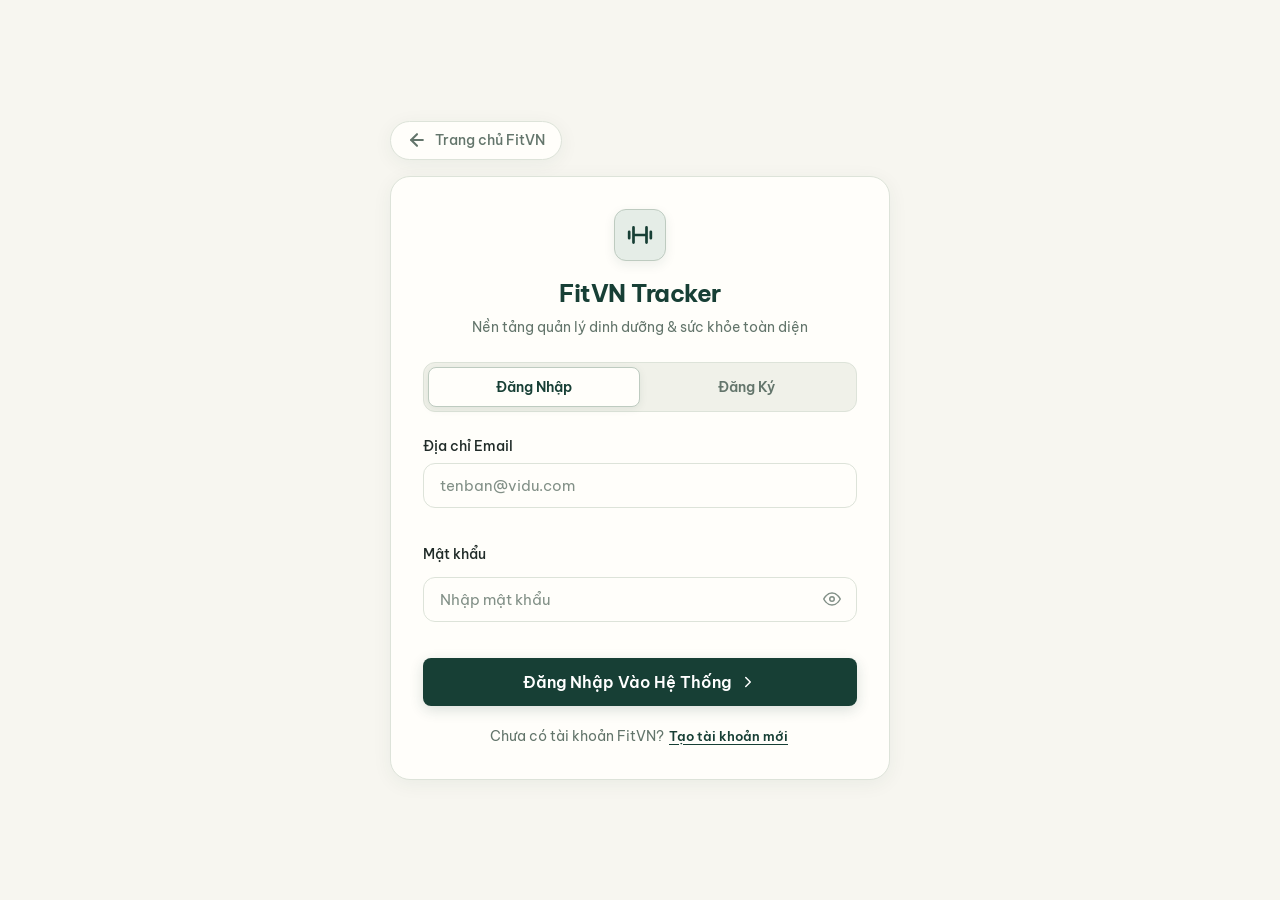
<file: Page/settings.html>
﻿<!DOCTYPE html>
<html lang="vi">
<head>
  <meta charset="UTF-8">
  <meta name="viewport" content="width=device-width, initial-scale=1.0, maximum-scale=1.0, user-scalable=no">
  <meta name="theme-color" content="#F7F6F0">
  <meta name="description" content="Cài Đặt Hồ Sơ Cá Nhân & Sao Lưu Dữ Liệu - FitVN Tracker">
  <title>Cài Đặt Cá Nhân & Sao Lưu - FitVN Tracker</title>

  
  <link rel="preconnect" href="https://fonts.googleapis.com">
  <link rel="preconnect" href="https://fonts.gstatic.com" crossorigin>
  <link href="https://fonts.googleapis.com/css2?family=Be+Vietnam+Pro:wght@400;500;600;700;800&display=swap" rel="stylesheet">

  
  <link rel="stylesheet" href="../css/variables.css">
  <link rel="stylesheet" href="../css/glass.css">
  <link rel="stylesheet" href="../css/style.css">
</head>
<body class="theme-porcelain">

  <div id="app-layout">
    
    <nav class="app-navigation glass-nav" id="app-nav" aria-label="Main Navigation">
      <div class="nav-brand-desktop">
        <div class="brand-icon">
          <svg width="22" height="22" viewBox="0 0 24 24" fill="none" stroke="currentColor" stroke-width="2.5" stroke-linecap="round" stroke-linejoin="round">
            <path d="M6 5v14M18 5v14M2 9v6M22 9v6M6 12h12"/>
          </svg>
        </div>
        <div class="brand-text">
          <span class="brand-title">FitVN Tracker</span>
          <span class="brand-sub">Gym & Nutrition</span>
        </div>
      </div>

            <ul class="nav-list" role="tablist">
        <li class="nav-item">
          <a href="../index.html" class="nav-link" data-page="dashboard">
            <svg viewBox="0 0 24 24" fill="none" stroke-linecap="round" stroke-linejoin="round"><rect x="3" y="3" width="7" height="9" rx="1.5"/><rect x="14" y="3" width="7" height="5" rx="1.5"/><rect x="14" y="12" width="7" height="9" rx="1.5"/><rect x="3" y="16" width="7" height="5" rx="1.5"/></svg>
            <span class="nav-label">Trang Chủ</span>
          </a>
        </li>
        <li class="nav-item">
          <a href="health-dashboard.html" class="nav-link" data-page="health-dashboard">
            <svg viewBox="0 0 24 24" fill="none" stroke="currentColor" stroke-width="2" stroke-linecap="round" stroke-linejoin="round"><path d="M22 12h-4l-3 9L9 3l-3 9H2"/></svg>
            <span class="nav-label">Sức Khỏe</span>
          </a>
        </li>
        <li class="nav-item">
          <a href="progress-charts.html" class="nav-link" data-page="progress-charts">
            <svg viewBox="0 0 24 24" fill="none" stroke="currentColor" stroke-width="2" stroke-linecap="round" stroke-linejoin="round"><line x1="18" y1="20" x2="18" y2="10"></line><line x1="12" y1="20" x2="12" y2="4"></line><line x1="6" y1="20" x2="6" y2="14"></line></svg>
            <span class="nav-label">Tiến Trình</span>
          </a>
        </li>
        <li class="nav-item">
          <a href="workout.html" class="nav-link" data-page="workout">
            <svg viewBox="0 0 24 24" fill="none" stroke="currentColor" stroke-width="2.2" stroke-linecap="round" stroke-linejoin="round"><path d="M6.5 6.5h11M6.5 17.5h11M6.5 12h11M4 3v18M20 3v18"/></svg>
            <span class="nav-label">Tập Luyện</span>
          </a>
        </li>
        <li class="nav-item">
          <a href="reports.html" class="nav-link" data-page="reports">
            <svg viewBox="0 0 24 24" fill="none" stroke="currentColor" stroke-width="2.2" stroke-linecap="round" stroke-linejoin="round"><path d="M14 2H6a2 2 0 0 0-2 2v16a2 2 0 0 0 2 2h12a2 2 0 0 0 2-2V8z"></path><polyline points="14 2 14 8 20 8"></polyline><line x1="16" y1="13" x2="8" y2="13"></line><line x1="16" y1="17" x2="8" y2="17"></line><polyline points="10 9 9 9 8 9"></polyline></svg>
            <span class="nav-label">Báo Cáo</span>
          </a>
        </li>
        <li class="nav-item">
          <a href="weight.html" class="nav-link" data-page="weight">
            <svg viewBox="0 0 24 24" fill="none" stroke-linecap="round" stroke-linejoin="round"><path d="M12 3v18M3 9l9-6 9 6M6 12l-3 6h6l-3-6zM18 12l-3 6h6l-3-6z"/></svg>
            <span class="nav-label">Cân Nặng</span>
          </a>
        </li>
        <li class="nav-item">
          <a href="food-log.html" class="nav-link" data-page="food">
            <svg viewBox="0 0 24 24" fill="none" stroke-linecap="round" stroke-linejoin="round"><path d="M18 8h1a4 4 0 0 1 0 8h-1"/><path d="M2 8h16v9a4 4 0 0 1-4 4H6a4 4 0 0 1-4-4V8z"/><line x1="6" y1="1" x2="6" y2="4"/><line x1="10" y1="1" x2="10" y2="4"/><line x1="14" y1="1" x2="14" y2="4"/></svg>
            <span class="nav-label">Nhật Ký</span>
          </a>
        </li>
        <li class="nav-item">
          <a href="food-search.html" class="nav-link" data-page="food-search">
            <svg viewBox="0 0 24 24" fill="none" stroke-linecap="round" stroke-linejoin="round"><circle cx="11" cy="11" r="8"></circle><line x1="21" y1="21" x2="16.65" y2="16.65"></line></svg>
            <span class="nav-label">Tra Cứu</span>
          </a>
        </li>
        <li class="nav-item">
          <a href="settings.html" class="nav-link active" data-page="settings">
            <svg viewBox="0 0 24 24" fill="none" stroke-linecap="round" stroke-linejoin="round"><circle cx="12" cy="12" r="3"/><path d="M19.4 15a1.65 1.65 0 0 0 .33 1.82l.06.06a2 2 0 0 1 0 2.83 2 2 0 0 1-2.83 0l-.06-.06a1.65 1.65 0 0 0-1.82-.33 1.65 1.65 0 0 0-1 1.51V21a2 2 0 0 1-2 2 2 2 0 0 1-2-2v-.09A1.65 1.65 0 0 0 9 19.4a1.65 1.65 0 0 0-1.82.33l-.06.06a2 2 0 0 1-2.83 0 2 2 0 0 1 0-2.83l.06-.06a1.65 1.65 0 0 0 .33-1.82 1.65 1.65 0 0 0-1.51-1H3a2 2 0 0 1-2-2 2 2 0 0 1 2-2h.09A1.65 1.65 0 0 0 4.6 9a1.65 1.65 0 0 0-.33-1.82l-.06-.06a2 2 0 0 1 0-2.83 2 2 0 0 1 2.83 0l.06.06a1.65 1.65 0 0 0 1.82.33H9a1.65 1.65 0 0 0 1-1.51V3a2 2 0 0 1 2-2 2 2 0 0 1 2 2v.09a1.65 1.65 0 0 0 1 1.51 1.65 1.65 0 0 0 1.82-.33l.06-.06a2 2 0 0 1 2.83 0 2 2 0 0 1 0 2.83l-.06.06a1.65 1.65 0 0 0-.33 1.82V9a1.65 1.65 0 0 0 1.51 1H21a2 2 0 0 1 2 2 2 2 0 0 1-2 2h-.09a1.65 1.65 0 0 0-1.51 1z"/></svg>
            <span class="nav-label">Cá Nhân</span>
          </a>
        </li>
      </ul>

      
      <a href="auth.html" class="nav-footer-desktop" title="Chuyển đổi tài khoản / Đăng nhập">
        <div class="avatar-pill">VN</div>
        <div class="user-info-snippet">
          <span class="user-name">Người dùng FitVN</span>
          <span class="user-goal-tag">Đang tải hồ sơ...</span>
        </div>
      </a>
    </nav>

    
    <div class="content-wrapper">
      <header class="app-header glass-header">
        <div class="header-left">
          <div class="brand-icon">
            <svg width="20" height="20" viewBox="0 0 24 24" fill="none" stroke="currentColor" stroke-width="2.5" stroke-linecap="round" stroke-linejoin="round">
              <path d="M6 5v14M18 5v14M2 9v6M22 9v6M6 12h12"/>
            </svg>
          </div>
          <span class="brand-title">FitVN Tracker</span>
        </div>
        <div class="header-center">
          <h1 class="header-tab-title" id="header-title">Cài Đặt & Sao Lưu</h1>
          <span class="header-date-badge" id="header-date">Hôm nay</span>
        </div>
        <div class="header-right">
          <a href="auth.html" class="avatar-pill" title="Hồ sơ tài khoản">VN</a>
        </div>
      </header>

      <main class="main-viewport">
        <section class="tab-content active" id="tab-settings">
          <div class="section-header" style="margin-bottom: 20px;">
            <div>
              <h2 class="section-title">
                <svg width="22" height="22" viewBox="0 0 24 24" fill="none" stroke="var(--color-primary, #173F35)" stroke-width="2.2" stroke-linecap="round" stroke-linejoin="round">
                  <circle cx="12" cy="12" r="3"/>
                  <path d="M19.4 15a1.65 1.65 0 0 0 .33 1.82l.06.06a2 2 0 0 1 0 2.83 2 2 0 0 1-2.83 0l-.06-.06a1.65 1.65 0 0 0-1.82-.33 1.65 1.65 0 0 0-1 1.51V21a2 2 0 0 1-2 2 2 2 0 0 1-2-2v-.09A1.65 1.65 0 0 0 9 19.4a1.65 1.65 0 0 0-1.82.33l-.06.06a2 2 0 0 1-2.83 0 2 2 0 0 1 0-2.83l.06-.06a1.65 1.65 0 0 0 .33-1.82 1.65 1.65 0 0 0-1.51-1H3a2 2 0 0 1-2-2 2 2 0 0 1 2-2h.09A1.65 1.65 0 0 0 4.6 9a1.65 1.65 0 0 0-.33-1.82l-.06-.06a2 2 0 0 1 0-2.83 2 2 0 0 1 2.83 0l.06.06a1.65 1.65 0 0 0 1.82.33H9a1.65 1.65 0 0 0 1-1.51V3a2 2 0 0 1 2-2 2 2 0 0 1 2 2v.09a1.65 1.65 0 0 0 1 1.51 1.65 1.65 0 0 0 1.82-.33l.06-.06a2 2 0 0 1 2.83 0 2 2 0 0 1 0 2.83l-.06.06a1.65 1.65 0 0 0-.33 1.82V9a1.65 1.65 0 0 0 1.51 1H21a2 2 0 0 1 2 2 2 2 0 0 1-2 2h-.09a1.65 1.65 0 0 0-1.51 1z"/>
                </svg>
                Cài Đặt Hồ Sơ & Sao Lưu
              </h2>
              <p class="section-subtitle">Tùy biến chỉ số cơ thể, mục tiêu macro dinh dưỡng và quản lý sao lưu an toàn</p>
            </div>
          </div>

          <div style="display: flex; flex-direction: column; gap: var(--spacing-lg, 24px); max-width: 900px;">
            
            <div class="glass-card stat-card">
              <div class="stat-header">
                <div>
                  <h3 style="font-size: 1.15rem; font-weight: 700; color: var(--text-primary); display: flex; align-items: center; gap: 8px;">
                    <span>👤</span>
                    <span>Hồ Sơ Cá Nhân & Mục Tiêu Thể Hình</span>
                  </h3>
                  <p style="font-size: 0.82rem; color: var(--text-muted); margin-top: 3px;">
                    Thông số nền tảng để tính toán chính xác BMR, TDEE và đề xuất macro chuẩn Việt Nam
                  </p>
                </div>
              </div>

              <form id="form-user-settings" style="display: flex; flex-direction: column; gap: var(--spacing-md, 16px); margin-top: var(--spacing-sm, 12px);">
                
                <div style="display: grid; grid-template-columns: repeat(auto-fit, minmax(220px, 1fr)); gap: var(--spacing-md, 16px);">
                  <div class="form-group">
                    <label class="form-label" for="setting-name">Họ và Tên</label>
                    <input type="text" id="setting-name" class="glass-input" placeholder="Ví dụ: Nguyễn Văn A" required>
                  </div>
                  <div class="form-group">
                    <label class="form-label" for="setting-gender">Giới tính</label>
                    <select id="setting-gender" class="glass-input">
                      <option value="male">Nam (Male)</option>
                      <option value="female">Nữ (Female)</option>
                    </select>
                  </div>
                  <div class="form-group">
                    <label class="form-label" for="setting-age">Tuổi (năm)</label>
                    <input type="number" id="setting-age" class="glass-input" min="12" max="100" placeholder="24" required>
                  </div>
                  <div class="form-group">
                    <label class="form-label" for="setting-height">Chiều cao (cm)</label>
                    <input type="number" id="setting-height" class="glass-input" min="100" max="250" step="0.5" placeholder="175" required>
                  </div>
                </div>

                
                <div style="display: grid; grid-template-columns: repeat(auto-fit, minmax(220px, 1fr)); gap: var(--spacing-md, 16px);">
                  <div class="form-group">
                    <label class="form-label" for="setting-current-weight">Cân nặng hiện tại (kg)</label>
                    <input type="number" id="setting-current-weight" class="glass-input" min="30" max="250" step="0.1" placeholder="72.5">
                  </div>
                  <div class="form-group">
                    <label class="form-label" for="setting-target-weight">Cân nặng mục tiêu (kg)</label>
                    <input type="number" id="setting-target-weight" class="glass-input" min="30" max="250" step="0.1" placeholder="75.0">
                  </div>
                  <div class="form-group">
                    <label class="form-label" for="setting-goal">Mục tiêu thể hình</label>
                    <select id="setting-goal" class="glass-input">
                      <option value="lean_bulk">Tăng Cơ Nạc (Lean Bulk)</option>
                      <option value="cut">Cắt Nét Giảm Mỡ (Cutting)</option>
                      <option value="maintain">Duy Trì Vóc Dáng (Maintain)</option>
                    </select>
                  </div>
                </div>

                <div style="height: 1px; background: var(--color-border, #DDE3D9); margin: 6px 0;"></div>

                
                <h4 style="font-size: 0.95rem; font-weight: 700; color: var(--color-primary, #173F35); margin-bottom: 2px;">
                  🎯 Mục Tiêu Dinh Dưỡng Hàng Ngày
                </h4>
                <div style="display: grid; grid-template-columns: repeat(auto-fit, minmax(160px, 1fr)); gap: var(--spacing-md, 16px);">
                  <div class="form-group">
                    <label class="form-label" for="setting-calories">Calo / Ngày (kcal)</label>
                    <input type="number" id="setting-calories" class="glass-input" min="800" max="6000" placeholder="2400" required>
                  </div>
                  <div class="form-group">
                    <label class="form-label" for="setting-protein">Đạm (Protein - g)</label>
                    <input type="number" id="setting-protein" class="glass-input" min="0" max="500" placeholder="160">
                  </div>
                  <div class="form-group">
                    <label class="form-label" for="setting-carbs">Tinh bột (Carb - g)</label>
                    <input type="number" id="setting-carbs" class="glass-input" min="0" max="800" placeholder="280">
                  </div>
                  <div class="form-group">
                    <label class="form-label" for="setting-fat">Chất béo (Fat - g)</label>
                    <input type="number" id="setting-fat" class="glass-input" min="0" max="300" placeholder="65">
                  </div>
                  <div class="form-group">
                    <label class="form-label" for="setting-water">Nước uống (ml)</label>
                    <input type="number" id="setting-water" class="glass-input" min="500" max="10000" step="100" placeholder="3000">
                  </div>
                </div>

                <div style="display: flex; justify-content: flex-end; gap: var(--spacing-sm, 8px); margin-top: var(--spacing-sm, 12px);">
                  <button type="button" class="glass-btn" id="btn-reopen-onboarding" style="padding: 10px 20px; font-weight: 600;">
                    <svg width="18" height="18" viewBox="0 0 24 24" fill="none" stroke="currentColor" stroke-width="2.2" stroke-linecap="round" stroke-linejoin="round">
                      <path d="M3 12a9 9 0 1 0 9-9 9.75 9.75 0 0 0-6.74 2.74L3 8"/>
                      <path d="M3 3v5h5"/>
                    </svg>
                    Cập nhật lại mục tiêu
                  </button>
                  <button type="submit" class="glass-btn glass-btn-primary" style="padding: 10px 24px; font-weight: 600;">
                    <svg width="18" height="18" viewBox="0 0 24 24" fill="none" stroke="currentColor" stroke-width="2.2" stroke-linecap="round" stroke-linejoin="round">
                      <path d="M19 21H5a2 2 0 0 1-2-2V5a2 2 0 0 1 2-2h11l5 5v11a2 2 0 0 1-2 2z"/>
                      <polyline points="17 21 17 13 7 13 7 21"/>
                      <polyline points="7 3 7 8 15 8"/>
                    </svg>
                    Lưu Thông Tin Hồ Sơ
                  </button>
                </div>
              </form>
            </div>

            
            <div class="glass-card stat-card">
              <div class="stat-header">
                <div>
                  <h3 style="font-size: 1.15rem; font-weight: 700; color: var(--text-primary); display: flex; align-items: center; gap: 8px;">
                    <span>💾</span>
                    <span>Sao Lưu & Khôi Phục Dữ Liệu (Backup & Restore)</span>
                  </h3>
                  <p style="font-size: 0.82rem; color: var(--text-muted); margin-top: 3px;">
                    Bảo vệ an toàn nhật ký cá nhân, chuyển đổi giữa điện thoại và máy tính, hoặc khôi phục dữ liệu ban đầu
                  </p>
                </div>
              </div>

              
            <div class="glass-card stat-card" style="margin-bottom: var(--spacing-lg, 24px); border-color: rgba(184, 62, 66, 0.3);">
              <div class="stat-header">
                <div>
                  <h3 style="font-size: 1.05rem; font-weight: 700; color: var(--color-danger, #B83E42); margin-bottom: 4px;">
                    🚪 Tài Khoản & Phiên Đăng Nhập
                  </h3>
                  <p style="font-size: 0.84rem; color: var(--text-secondary); margin: 0;">
                    Đăng xuất an toàn khỏi thiết bị này. Dữ liệu cá nhân của bạn vẫn được lưu trữ an toàn trong kho dữ liệu cục bộ.
                  </p>
                </div>
              </div>
              <div style="margin-top: 14px; display: flex; justify-content: flex-end;">
                <button type="button" class="glass-btn btn-logout-trigger" id="btn-logout-settings" style="background: var(--color-danger, #B83E42); color: #fff; font-weight: 600; padding: 10px 24px;">
                  Đăng Xuất Khỏi Tài Khoản
                </button>
              </div>
            </div>

<div class="backup-actions-grid">
                
                <div class="backup-action-card">
                  <div class="backup-card-header">
                    <div class="backup-icon-box backup-icon-export">
                      <svg width="22" height="22" viewBox="0 0 24 24" fill="none" stroke="currentColor" stroke-width="2">
                        <path d="M21 15v4a2 2 0 0 1-2 2H5a2 2 0 0 1-2-2v-4"></path>
                        <polyline points="7 10 12 15 17 10"></polyline>
                        <line x1="12" y1="15" x2="12" y2="3"></line>
                      </svg>
                    </div>
                    <div class="backup-card-body">
                      <h4>Xuất Dữ Liệu Sao Lưu</h4>
                      <p>Tải toàn bộ nhật ký ăn uống, lịch sử cân nặng, nước uống và hồ sơ thể hình thành file <code>.json</code> để lưu trữ an toàn.</p>
                    </div>
                  </div>
                  <button type="button" class="glass-btn glass-btn-primary" id="btn-export-backup" style="width: 100%; justify-content: center;">
                    Tải File Sao Lưu (.json)
                  </button>
                </div>

                
                <div class="backup-action-card">
                  <div class="backup-card-header">
                    <div class="backup-icon-box backup-icon-import">
                      <svg width="22" height="22" viewBox="0 0 24 24" fill="none" stroke="currentColor" stroke-width="2">
                        <path d="M21 15v4a2 2 0 0 1-2 2H5a2 2 0 0 1-2-2v-4"></path>
                        <polyline points="17 8 12 3 7 8"></polyline>
                        <line x1="12" y1="3" x2="12" y2="15"></line>
                      </svg>
                    </div>
                    <div class="backup-card-body">
                      <h4>Khôi Phục Dữ Liệu</h4>
                      <p>Chọn file <code>fitvn_backup_*.json</code> đã xuất trước đó để phục hồi lại toàn bộ dữ liệu trên thiết bị này.</p>
                    </div>
                  </div>
                  
                  <input type="file" id="input-backup-file" accept=".json,application/json" style="display: none;">
                  <button type="button" class="glass-btn glass-btn-emerald" id="btn-trigger-import" style="width: 100%; justify-content: center;">
                    Chọn File Khôi Phục
                  </button>
                </div>

                
                <div class="backup-action-card danger-zone-card">
                  <div class="backup-card-header">
                    <div class="backup-icon-box backup-icon-danger">
                      <svg width="22" height="22" viewBox="0 0 24 24" fill="none" stroke="currentColor" stroke-width="2">
                        <polyline points="1 4 1 10 7 10"></polyline>
                        <path d="M3.51 15a9 9 0 1 0 2.13-9.36L1 10"></path>
                      </svg>
                    </div>
                    <div class="backup-card-body">
                      <h4 style="color: var(--color-danger, #D9534F);">Khôi Phục Cài Đặt Gốc</h4>
                      <p>Xóa toàn bộ dữ liệu người dùng tùy biến và khôi phục về trạng thái dữ liệu mẫu ban đầu của FitVN Tracker.</p>
                    </div>
                  </div>
                  <button type="button" class="glass-btn glass-btn-danger" id="btn-reset-data" style="width: 100%; justify-content: center;">
                    Xóa & Khôi Phục Mẫu
                  </button>
                </div>
              </div>
            </div>

            
            <div class="glass-card stat-card" style="padding: var(--spacing-md, 16px) var(--spacing-lg, 24px);">
              <h3 style="font-size: 0.95rem; font-weight: 700; color: var(--color-primary, #173F35); margin-bottom: 12px;">
                ℹ️ Thông Tin Hệ Thống
              </h3>
              <div style="display: flex; justify-content: space-between; align-items: center; padding: 10px 0; border-bottom: 1px solid var(--color-border, #DDE3D9);">
                <div>
                  <div style="font-weight: 600; color: var(--text-primary); font-size: 0.9rem;">Giao diện & Chủ đề</div>
                  <div style="font-size: 0.8rem; color: var(--text-muted);">Sứ Ngọc & Gốm Sứ (Jade & Porcelain Wellness)</div>
                </div>
                <span class="glass-badge glass-badge-emerald">Chuẩn UX</span>
              </div>
              <div style="display: flex; justify-content: space-between; align-items: center; padding: 10px 0; border-bottom: 1px solid var(--color-border, #DDE3D9);">
                <div>
                  <div style="font-weight: 600; color: var(--text-primary); font-size: 0.9rem;">Hệ đơn vị đo lường</div>
                  <div style="font-size: 0.8rem; color: var(--text-muted);">Metric (kg, cm, ml, kcal) chuẩn Việt Nam</div>
                </div>
                <span class="glass-badge glass-badge-emerald">Chuẩn VN</span>
              </div>
              <div style="display: flex; justify-content: space-between; align-items: center; padding: 10px 0;">
                <div>
                  <div style="font-weight: 600; color: var(--text-primary); font-size: 0.9rem;">Phiên bản ứng dụng</div>
                  <div style="font-size: 0.8rem; color: var(--text-muted);">FitVN Tracker v1.2 (Feature: cai-dat-va-sao-luu-du-lieu)</div>
                </div>
                <span class="glass-badge">v1.2 Stable</span>
              </div>
            </div>
          </div>
        </section>
      </main>
    </div>
  </div>

  
  <div class="glass-modal-backdrop" id="modal-confirm-import" role="dialog" aria-modal="true" aria-labelledby="modal-import-title">
    <div class="glass-modal-container modal-confirm-box">
      <div style="font-size: 2.5rem; margin-bottom: 8px;">📥</div>
      <h3 id="modal-import-title" style="font-size: 1.25rem; font-weight: 800; color: var(--color-primary, #173F35); margin-bottom: 6px;">
        Khôi Phục Dữ Liệu Sao Lưu
      </h3>
      <p style="font-size: 0.85rem; color: var(--text-secondary); margin-bottom: var(--spacing-md, 16px); line-height: 1.5;">
        Hệ thống phát hiện bản sao lưu hợp lệ từ: <strong id="import-file-name" style="color: var(--color-primary, #173F35);">fitvn_backup.json</strong>
        <br>Vui lòng chọn phương thức khôi phục:
      </p>

      <div style="display: flex; flex-direction: column; gap: 8px; margin-bottom: var(--spacing-lg, 24px);">
        <button type="button" class="glass-btn glass-btn-primary" id="btn-confirm-import-overwrite" style="width: 100%; justify-content: center;">
          Ghi Đè Toàn Bộ (Khuyên Dùng)
        </button>
        <button type="button" class="glass-btn glass-btn-emerald" id="btn-confirm-import-merge" style="width: 100%; justify-content: center;">
          Gộp Thêm Dữ Liệu (Không Xóa Cũ)
        </button>
        <button type="button" class="glass-btn" id="btn-cancel-import" style="width: 100%; justify-content: center;">
          Hủy Bỏ
        </button>
      </div>
    </div>
  </div>

  
  <div class="glass-modal-backdrop" id="modal-confirm-reset" role="dialog" aria-modal="true" aria-labelledby="modal-reset-title">
    <div class="glass-modal-container modal-confirm-box" style="border-color: rgba(217, 83, 79, 0.4);">
      <div style="font-size: 2.5rem; margin-bottom: 8px;">⚠️</div>
      <h3 id="modal-reset-title" style="font-size: 1.25rem; font-weight: 800; color: var(--color-danger, #D9534F); margin-bottom: 6px;">
        Xác Nhận Khôi Phục Cài Đặt Gốc
      </h3>
      <p style="font-size: 0.85rem; color: var(--text-secondary); margin-bottom: var(--spacing-lg, 24px); line-height: 1.5;">
        Hành động này sẽ <strong>xóa toàn bộ</strong> nhật ký ăn uống, lịch sử cân nặng và thông số tùy biến, đưa ứng dụng về trạng thái mẫu ban đầu.
        <br><span style="color: var(--color-danger, #D9534F); font-weight: 600;">Hành động này không thể hoàn tác nếu bạn chưa sao lưu!</span>
      </p>

      <div style="display: flex; gap: var(--spacing-sm, 12px);">
        <button type="button" class="glass-btn" id="btn-cancel-reset" style="flex: 1; justify-content: center;">
          Hủy Bỏ
        </button>
        <button type="button" class="glass-btn glass-btn-danger" id="btn-confirm-reset" style="flex: 1; justify-content: center;">
          Đồng Ý Khôi Phục
        </button>
      </div>
    </div>
  </div>

  
  <div id="toast-container" aria-live="polite"></div>

  
  <div class="glass-modal-backdrop" id="onboarding-modal" role="dialog" aria-modal="true" aria-labelledby="onboarding-title" style="display: none;">
    <div class="glass-modal-container onboarding-container">
      
      <div class="onboarding-steps">
        <div class="step-indicator active" data-step="1">
          <span class="step-number">1</span>
          <span class="step-label">Thông tin cơ bản</span>
        </div>
        <div class="step-indicator" data-step="2">
          <span class="step-number">2</span>
          <span class="step-label">Vận động</span>
        </div>
        <div class="step-indicator" data-step="3">
          <span class="step-number">3</span>
          <span class="step-label">Mục tiêu</span>
        </div>
      </div>

      
      <div class="onboarding-step active" id="onboarding-step-1">
        <div class="onboarding-header">
          <div class="onboarding-icon">🔄</div>
          <h2 id="onboarding-title" class="onboarding-title">Cập nhật thông tin hồ sơ</h2>
          <p class="onboarding-subtitle">Cập nhật thông tin cơ bản để tính toán lại mục tiêu dinh dưỡng phù hợp nhất cho bạn.</p>
        </div>

        <form id="onboarding-form-step-1" class="onboarding-form">
          <div class="form-group">
            <label class="form-label">Giới tính</label>
            <div class="gender-selector">
              <label class="gender-option">
                <input type="radio" name="onboarding-gender" value="male" checked>
                <span class="gender-icon">👨</span>
                <span>Nam</span>
              </label>
              <label class="gender-option">
                <input type="radio" name="onboarding-gender" value="female">
                <span class="gender-icon">👩</span>
                <span>Nữ</span>
              </label>
            </div>
          </div>

          <div class="form-row">
            <div class="form-group">
              <label class="form-label" for="onboarding-age">Tuổi</label>
              <input type="number" id="onboarding-age" class="glass-input" min="12" max="100" placeholder="24" required>
            </div>
            <div class="form-group">
              <label class="form-label" for="onboarding-height">Chiều cao (cm)</label>
              <input type="number" id="onboarding-height" class="glass-input" min="100" max="250" placeholder="175" required>
            </div>
          </div>

          <div class="form-row">
            <div class="form-group">
              <label class="form-label" for="onboarding-current-weight">Cân nặng hiện tại (kg)</label>
              <input type="number" id="onboarding-current-weight" class="glass-input" min="30" max="250" step="0.1" placeholder="72.5" required>
            </div>
            <div class="form-group">
              <label class="form-label" for="onboarding-target-weight">Cân nặng mục tiêu (kg)</label>
              <input type="number" id="onboarding-target-weight" class="glass-input" min="30" max="250" step="0.1" placeholder="75.0" required>
            </div>
          </div>
        </form>

        <div class="onboarding-actions">
          <button type="button" class="glass-btn" id="onboarding-cancel-btn">Hủy bỏ</button>
          <button type="button" class="glass-btn glass-btn-primary" id="onboarding-next-1">Tiếp tục →</button>
        </div>
      </div>

      
      <div class="onboarding-step" id="onboarding-step-2">
        <div class="onboarding-header">
          <div class="onboarding-icon">🏃</div>
          <h2 class="onboarding-title">Mức độ vận động của bạn?</h2>
          <p class="onboarding-subtitle">Bạn tập thể dục bao nhiêu buổi trong 1 tuần?</p>
        </div>

        <div class="activity-options">
          <label class="activity-option">
            <input type="radio" name="onboarding-activity" value="0">
            <div class="activity-card">
              <div class="activity-icon">🛋️</div>
              <div class="activity-info">
                <div class="activity-title">Ít/Không vận động</div>
                <div class="activity-desc">Không tập luyện hoặc ngồi nhiều</div>
              </div>
            </div>
          </label>

          <label class="activity-option">
            <input type="radio" name="onboarding-activity" value="1">
            <div class="activity-card">
              <div class="activity-icon">🚶</div>
              <div class="activity-info">
                <div class="activity-title">Nhẹ</div>
                <div class="activity-desc">1-2 buổi/tuần</div>
              </div>
            </div>
          </label>

          <label class="activity-option">
            <input type="radio" name="onboarding-activity" value="3" checked>
            <div class="activity-card">
              <div class="activity-icon">🏋️</div>
              <div class="activity-info">
                <div class="activity-title">Trung bình</div>
                <div class="activity-desc">3-5 buổi/tuần</div>
              </div>
            </div>
          </label>

          <label class="activity-option">
            <input type="radio" name="onboarding-activity" value="6">
            <div class="activity-card">
              <div class="activity-icon">💪</div>
              <div class="activity-info">
                <div class="activity-title">Năng động</div>
                <div class="activity-desc">6-7 buổi/tuần</div>
              </div>
            </div>
          </label>

          <label class="activity-option">
            <input type="radio" name="onboarding-activity" value="8">
            <div class="activity-card">
              <div class="activity-icon">🔥</div>
              <div class="activity-info">
                <div class="activity-title">Rất nặng</div>
                <div class="activity-desc">Vận động nặng hàng ngày</div>
              </div>
            </div>
          </label>
        </div>

        <div class="onboarding-actions">
          <button type="button" class="glass-btn" id="onboarding-back-2">← Quay lại</button>
          <button type="button" class="glass-btn glass-btn-primary" id="onboarding-next-2">Tiếp tục →</button>
        </div>
      </div>

      
      <div class="onboarding-step" id="onboarding-step-3">
        <div class="onboarding-header">
          <div class="onboarding-icon">🎯</div>
          <h2 class="onboarding-title">Mục tiêu thể hình của bạn?</h2>
          <p class="onboarding-subtitle">Chọn mục tiêu để chúng tôi đề xuất kế hoạch dinh dưỡng phù hợp.</p>
        </div>

        <div class="goal-options">
          <label class="goal-option">
            <input type="radio" name="onboarding-goal" value="cut">
            <div class="goal-card">
              <div class="goal-icon">📉</div>
              <div class="goal-info">
                <div class="goal-title">Giảm cân</div>
                <div class="goal-desc">Thâm hụt calo để giảm mỡ thừa</div>
              </div>
            </div>
          </label>

          <label class="goal-option">
            <input type="radio" name="onboarding-goal" value="maintain" checked>
            <div class="goal-card">
              <div class="goal-icon">⚖️</div>
              <div class="goal-info">
                <div class="goal-title">Giữ cân</div>
                <div class="goal-desc">Duy trì vóc dáng hiện tại</div>
              </div>
            </div>
          </label>

          <label class="goal-option">
            <input type="radio" name="onboarding-goal" value="lean_bulk">
            <div class="goal-card">
              <div class="goal-icon">💪</div>
              <div class="goal-info">
                <div class="goal-title">Tăng cơ - Tăng cân</div>
                <div class="goal-desc">Thặng dư calo để xây dựng cơ bắp</div>
              </div>
            </div>
          </label>
        </div>

        <div class="onboarding-summary" id="onboarding-summary" style="display: none;">
          <div class="summary-card">
            <h4>📊 Tóm tắt kế hoạch của bạn</h4>
            <div class="summary-grid">
              <div class="summary-item">
                <span class="summary-label">BMR (Cơ bản)</span>
                <span class="summary-value" id="summary-bmr">-- kcal</span>
              </div>
              <div class="summary-item">
                <span class="summary-label">TDEE (Tổng năng lượng)</span>
                <span class="summary-value" id="summary-tdee">-- kcal</span>
              </div>
              <div class="summary-item">
                <span class="summary-label">Mục tiêu Calo</span>
                <span class="summary-value highlight" id="summary-calories">-- kcal</span>
              </div>
              <div class="summary-item">
                <span class="summary-label">Protein</span>
                <span class="summary-value" id="summary-protein">-- g</span>
              </div>
              <div class="summary-item">
                <span class="summary-label">Carbs</span>
                <span class="summary-value" id="summary-carbs">-- g</span>
              </div>
              <div class="summary-item">
                <span class="summary-label">Fat</span>
                <span class="summary-value" id="summary-fat">-- g</span>
              </div>
            </div>
            <div class="timeline-info" id="summary-timeline">
              <span class="timeline-label">⏱️ Dự kiến đạt mục tiêu:</span>
              <span class="timeline-value">-- tuần (ước tính)</span>
            </div>
          </div>
        </div>

        <div class="onboarding-actions">
          <button type="button" class="glass-btn" id="onboarding-back-3">← Quay lại</button>
          <button type="button" class="glass-btn glass-btn-primary" id="onboarding-complete">Cập nhật hồ sơ ✨</button>
        </div>
      </div>
    </div>
  </div>

  
  <script src="../js/foodDatabase.js"></script>
  <script src="../js/calculator.js"></script>
  <script src="../js/onboarding.js"></script>
  <script src="../js/chart.js"></script>
  <script src="../js/storage.js"></script>
  <script src="../js/app.js"></script>
</body>
</html>
</file>
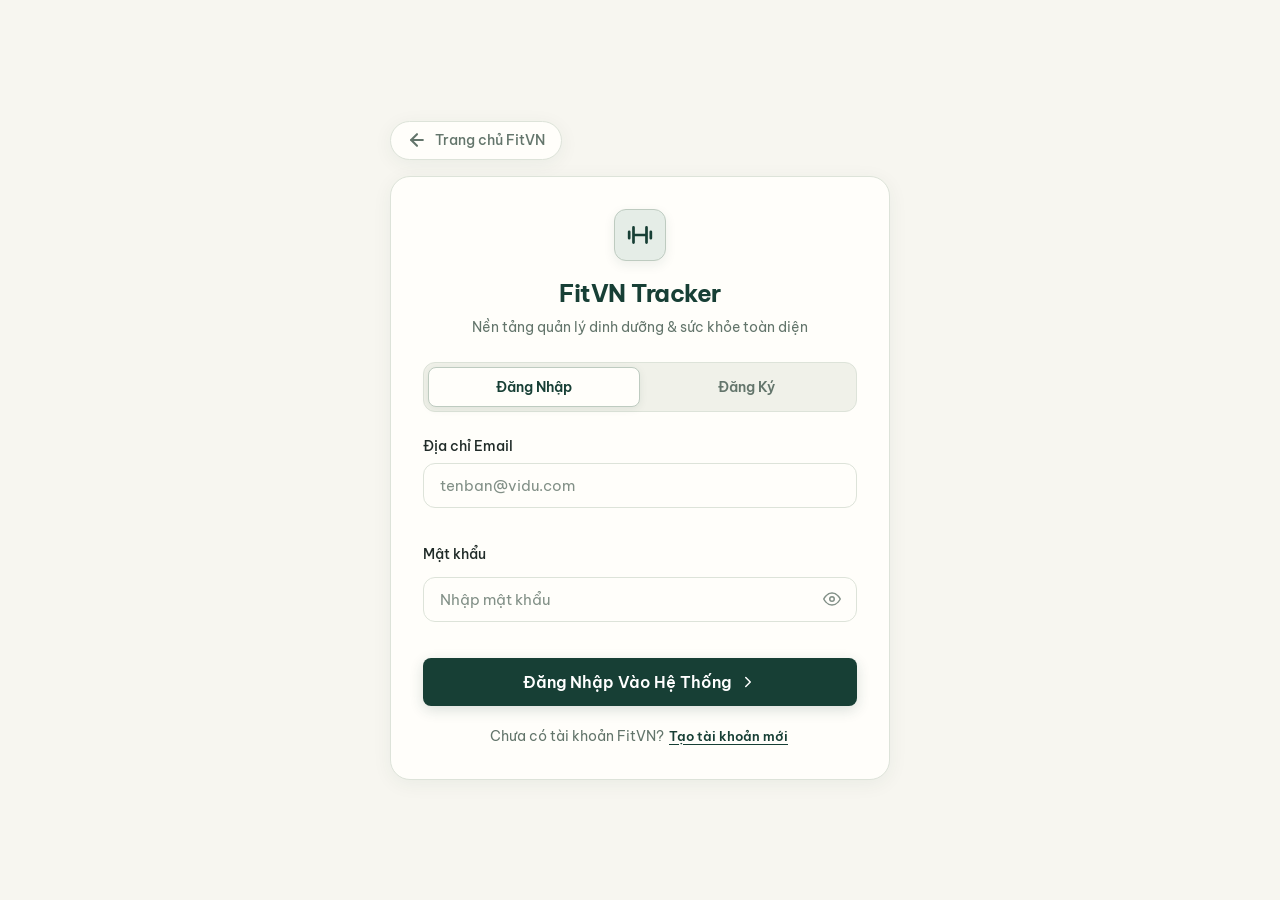
<file: Page/weight.html>
<!DOCTYPE html>
<html lang="vi">
<head>
  <meta charset="UTF-8">
  <meta name="viewport" content="width=device-width, initial-scale=1.0, maximum-scale=1.0, user-scalable=no">
  <meta name="theme-color" content="#F7F6F0">
  <meta name="description" content="Theo Dõi Cân Nặng, Chỉ Số Thể Hình & Biểu Đồ 7-Day Moving Average - FitVN Tracker">
  <title>Theo Dõi Cân Nặng - FitVN Tracker</title>

  
  <link rel="preconnect" href="https://fonts.googleapis.com">
  <link rel="preconnect" href="https://fonts.gstatic.com" crossorigin>
  <link href="https://fonts.googleapis.com/css2?family=Be+Vietnam+Pro:wght@400;500;600;700;800&display=swap" rel="stylesheet">

  
  <link rel="stylesheet" href="../css/variables.css">
  <link rel="stylesheet" href="../css/glass.css">
  <link rel="stylesheet" href="../css/style.css">
</head>
<body class="theme-porcelain">

  <div id="app-layout">
    
    <nav class="app-navigation glass-nav" id="app-nav" aria-label="Main Navigation">
      <div class="nav-brand-desktop">
        <div class="brand-icon">
          <svg width="22" height="22" viewBox="0 0 24 24" fill="none" stroke="currentColor" stroke-width="2.5" stroke-linecap="round" stroke-linejoin="round">
            <path d="M6 5v14M18 5v14M2 9v6M22 9v6M6 12h12"/>
          </svg>
        </div>
        <div class="brand-text">
          <span class="brand-title">FitVN Tracker</span>
          <span class="brand-sub">Gym & Nutrition</span>
        </div>
      </div>

            <ul class="nav-list" role="tablist">
        <li class="nav-item">
          <a href="../index.html" class="nav-link" data-page="dashboard">
            <svg viewBox="0 0 24 24" fill="none" stroke-linecap="round" stroke-linejoin="round"><rect x="3" y="3" width="7" height="9" rx="1.5"/><rect x="14" y="3" width="7" height="5" rx="1.5"/><rect x="14" y="12" width="7" height="9" rx="1.5"/><rect x="3" y="16" width="7" height="5" rx="1.5"/></svg>
            <span class="nav-label">Trang Chủ</span>
          </a>
        </li>
        <li class="nav-item">
          <a href="health-dashboard.html" class="nav-link" data-page="health-dashboard">
            <svg viewBox="0 0 24 24" fill="none" stroke="currentColor" stroke-width="2" stroke-linecap="round" stroke-linejoin="round"><path d="M22 12h-4l-3 9L9 3l-3 9H2"/></svg>
            <span class="nav-label">Sức Khỏe</span>
          </a>
        </li>
        <li class="nav-item">
          <a href="progress-charts.html" class="nav-link" data-page="progress-charts">
            <svg viewBox="0 0 24 24" fill="none" stroke="currentColor" stroke-width="2" stroke-linecap="round" stroke-linejoin="round"><line x1="18" y1="20" x2="18" y2="10"></line><line x1="12" y1="20" x2="12" y2="4"></line><line x1="6" y1="20" x2="6" y2="14"></line></svg>
            <span class="nav-label">Tiến Trình</span>
          </a>
        </li>
        <li class="nav-item">
          <a href="workout.html" class="nav-link" data-page="workout">
            <svg viewBox="0 0 24 24" fill="none" stroke="currentColor" stroke-width="2.2" stroke-linecap="round" stroke-linejoin="round"><path d="M6.5 6.5h11M6.5 17.5h11M6.5 12h11M4 3v18M20 3v18"/></svg>
            <span class="nav-label">Tập Luyện</span>
          </a>
        </li>
        <li class="nav-item">
          <a href="reports.html" class="nav-link" data-page="reports">
            <svg viewBox="0 0 24 24" fill="none" stroke="currentColor" stroke-width="2.2" stroke-linecap="round" stroke-linejoin="round"><path d="M14 2H6a2 2 0 0 0-2 2v16a2 2 0 0 0 2 2h12a2 2 0 0 0 2-2V8z"></path><polyline points="14 2 14 8 20 8"></polyline><line x1="16" y1="13" x2="8" y2="13"></line><line x1="16" y1="17" x2="8" y2="17"></line><polyline points="10 9 9 9 8 9"></polyline></svg>
            <span class="nav-label">Báo Cáo</span>
          </a>
        </li>
        <li class="nav-item">
          <a href="weight.html" class="nav-link active" data-page="weight">
            <svg viewBox="0 0 24 24" fill="none" stroke-linecap="round" stroke-linejoin="round"><path d="M12 3v18M3 9l9-6 9 6M6 12l-3 6h6l-3-6zM18 12l-3 6h6l-3-6z"/></svg>
            <span class="nav-label">Cân Nặng</span>
          </a>
        </li>
        <li class="nav-item">
          <a href="food-log.html" class="nav-link" data-page="food">
            <svg viewBox="0 0 24 24" fill="none" stroke-linecap="round" stroke-linejoin="round"><path d="M18 8h1a4 4 0 0 1 0 8h-1"/><path d="M2 8h16v9a4 4 0 0 1-4 4H6a4 4 0 0 1-4-4V8z"/><line x1="6" y1="1" x2="6" y2="4"/><line x1="10" y1="1" x2="10" y2="4"/><line x1="14" y1="1" x2="14" y2="4"/></svg>
            <span class="nav-label">Nhật Ký</span>
          </a>
        </li>
        <li class="nav-item">
          <a href="food-search.html" class="nav-link" data-page="food-search">
            <svg viewBox="0 0 24 24" fill="none" stroke-linecap="round" stroke-linejoin="round"><circle cx="11" cy="11" r="8"></circle><line x1="21" y1="21" x2="16.65" y2="16.65"></line></svg>
            <span class="nav-label">Tra Cứu</span>
          </a>
        </li>
        <li class="nav-item">
          <a href="settings.html" class="nav-link" data-page="settings">
            <svg viewBox="0 0 24 24" fill="none" stroke-linecap="round" stroke-linejoin="round"><circle cx="12" cy="12" r="3"/><path d="M19.4 15a1.65 1.65 0 0 0 .33 1.82l.06.06a2 2 0 0 1 0 2.83 2 2 0 0 1-2.83 0l-.06-.06a1.65 1.65 0 0 0-1.82-.33 1.65 1.65 0 0 0-1 1.51V21a2 2 0 0 1-2 2 2 2 0 0 1-2-2v-.09A1.65 1.65 0 0 0 9 19.4a1.65 1.65 0 0 0-1.82.33l-.06.06a2 2 0 0 1-2.83 0 2 2 0 0 1 0-2.83l.06-.06a1.65 1.65 0 0 0 .33-1.82 1.65 1.65 0 0 0-1.51-1H3a2 2 0 0 1-2-2 2 2 0 0 1 2-2h.09A1.65 1.65 0 0 0 4.6 9a1.65 1.65 0 0 0-.33-1.82l-.06-.06a2 2 0 0 1 0-2.83 2 2 0 0 1 2.83 0l.06.06a1.65 1.65 0 0 0 1.82.33H9a1.65 1.65 0 0 0 1-1.51V3a2 2 0 0 1 2-2 2 2 0 0 1 2 2v.09a1.65 1.65 0 0 0 1 1.51 1.65 1.65 0 0 0 1.82-.33l.06-.06a2 2 0 0 1 2.83 0 2 2 0 0 1 0 2.83l-.06.06a1.65 1.65 0 0 0-.33 1.82V9a1.65 1.65 0 0 0 1.51 1H21a2 2 0 0 1 2 2 2 2 0 0 1-2 2h-.09a1.65 1.65 0 0 0-1.51 1z"/></svg>
            <span class="nav-label">Cá Nhân</span>
          </a>
        </li>
      </ul>

      
      <a href="auth.html" class="nav-footer-desktop" title="Chuyển đổi tài khoản / Đăng nhập">
        <div class="avatar-pill">VN</div>
        <div class="user-info-snippet">
          <span class="user-name">Người dùng FitVN</span>
          <span class="user-goal-tag">Đang tải hồ sơ...</span>
        </div>
      </a>
    </nav>

    
    <div class="content-wrapper">
      <header class="app-header glass-header">
        <div class="header-left">
          <div class="brand-icon">
            <svg width="20" height="20" viewBox="0 0 24 24" fill="none" stroke="currentColor" stroke-width="2.5" stroke-linecap="round" stroke-linejoin="round">
              <path d="M6 5v14M18 5v14M2 9v6M22 9v6M6 12h12"/>
            </svg>
          </div>
          <span class="brand-title">FitVN Tracker</span>
        </div>
        <div class="header-center">
          <h1 class="header-tab-title" id="header-title">Theo Dõi Cân Nặng</h1>
          <span class="header-date-badge" id="header-date">Hôm nay</span>
        </div>
        <div class="header-right">
          <a href="auth.html" class="avatar-pill" title="Hồ sơ tài khoản">VN</a>
        </div>
      </header>

      <main class="main-viewport">
        
        <section class="tab-content active" id="tab-weight">
          <div class="section-header">
            <div>
              <h2 class="section-title">
                <svg width="22" height="22" viewBox="0 0 24 24" fill="none" stroke="var(--color-primary, #173F35)" stroke-width="2.2" stroke-linecap="round" stroke-linejoin="round">
                  <path d="M12 3v18M3 9l9-6 9 6M6 12l-3 6h6l-3-6zM18 12l-3 6h6l-3-6z"/>
                </svg>
                Theo Dõi Thể Trọng & Cơ Thể
              </h2>
              <p class="section-subtitle">Đường trung bình động 7 ngày (7DMA) giúp làm mịn sai số tích nước, phản ánh chuẩn xác tiến độ</p>
            </div>
            <button type="button" class="glass-btn glass-btn-primary" id="btn-add-weight">
              <svg width="18" height="18" viewBox="0 0 24 24" fill="none" stroke="currentColor" stroke-width="2.5">
                <line x1="12" y1="5" x2="12" y2="19"></line>
                <line x1="5" y1="12" x2="19" y2="12"></line>
              </svg>
              Ghi Cân Nặng Hôm Nay
            </button>
          </div>

          
          <div class="grid-cards grid-cards-4">
            <div class="glass-card stat-card glass-card-interactive">
              <div class="stat-header">
                <span>CÂN NẶNG HIỆN TẠI</span>
                <span class="glass-badge glass-badge-cyan">Mới nhất</span>
              </div>
              <div class="stat-value" id="weight-current-val">-- <span class="stat-unit">kg</span></div>
              <div style="font-size: 0.8rem; color: var(--text-secondary); margin-top: 4px;" id="weight-target-diff">
                Đang tính toán...
              </div>
            </div>

            <div class="glass-card stat-card glass-card-interactive">
              <div class="stat-header">
                <span>TRUNG BÌNH ĐỘNG 7 NGÀY</span>
                <span class="glass-badge glass-badge-emerald" id="weight-7dma-trend">Xu hướng</span>
              </div>
              <div class="stat-value" id="weight-7dma-val" style="color: var(--color-primary, #173F35);">-- <span class="stat-unit">kg</span></div>
              <div style="font-size: 0.76rem; color: var(--text-muted); margin-top: 4px;">
                Lọc bỏ nhiễu nước, phản ánh chuẩn tiến độ
              </div>
            </div>

            <div class="glass-card stat-card glass-card-interactive">
              <div class="stat-header">
                <span>CHỈ SỐ BMI</span>
                <span class="glass-badge glass-badge-emerald" id="weight-bmi-badge">Cân đối</span>
              </div>
              <div class="stat-value" id="weight-bmi-val">-- <span class="stat-unit">kg/m²</span></div>
              <div style="font-size: 0.76rem; color: var(--text-secondary); margin-top: 4px;">
                Thể trạng phát triển cơ bắp
              </div>
            </div>

            <div class="glass-card stat-card glass-card-interactive">
              <div class="stat-header">
                <span>TỶ LỆ MỠ (BODY FAT)</span>
                <span class="glass-badge glass-badge-cyan" id="weight-bodyfat-badge">Nạc nét</span>
              </div>
              <div class="stat-value" id="weight-bodyfat-val">-- <span class="stat-unit">%</span></div>
              <div style="font-size: 0.75rem; color: var(--text-muted); margin-top: 4px; display: flex; justify-content: space-between;">
                <span>Mỡ: <strong id="weight-fatmass-val" style="color: var(--color-danger, #D9534F);">--</strong></span>
                <span>Nạc (LBM): <strong id="weight-leanmass-val" style="color: var(--color-success, #287653);">--</strong></span>
              </div>
            </div>
          </div>

          <div class="glass-card stat-card" style="margin-top: var(--spacing-md);">
            <div class="stat-header">
              <span>DAO ĐỘNG CÂN NẶNG 7 NGÀY GẦN NHẤT</span>
              <span class="glass-badge glass-badge-cyan">Khoảng thấp–cao</span>
            </div>
            <div class="stat-value" id="weight-weekly-range-val">-- <span class="stat-unit">kg</span></div>
            <div style="font-size: 0.8rem; color: var(--text-secondary); margin-top: 4px;" id="weight-weekly-range-detail" aria-live="polite">
              Cần ít nhất 2 lần ghi nhận trong 7 ngày gần nhất để tính khoảng dao động.
            </div>
          </div>

          
          <div class="glass-card chart-container-card" style="margin-top: var(--spacing-md);">
            <div class="chart-header-row">
              <div>
                <h3 style="font-size: 1.05rem; font-weight: 700; color: var(--text-primary); display: flex; align-items: center; gap: 8px;">
                  <span>📈</span>
                  <span>Biểu Đồ Xu Hướng & Đường Trung Bình Động (7DMA)</span>
                </h3>
                <p style="font-size: 0.78rem; color: var(--text-muted); margin-top: 2px;">
                  Đường trung bình động làm mịn dao động nước hàng ngày, giúp bạn yên tâm không bị áp lực cân ảo.
                </p>
              </div>

              <div class="chart-legend-box">
                <div class="legend-item">
                  <span class="legend-line-raw"></span>
                  <span>Cân nặng ngày (nhiễu nước)</span>
                </div>
                <div class="legend-item">
                  <span class="legend-line-ma"></span>
                  <span style="color: var(--color-primary, #173F35); font-weight: 700;">Đường 7DMA chuẩn</span>
                </div>
              </div>
            </div>

            <div class="chart-viewport">
              <canvas id="weight-chart-canvas"></canvas>
              <div class="canvas-tooltip" id="weight-chart-tooltip"></div>
            </div>
          </div>

          
          <div class="glass-card stat-card" style="margin-top: var(--spacing-md);">
            <div class="stat-header">
              <div>
                <span style="font-size: 0.95rem; font-weight: 700; color: var(--text-primary);">SỐ ĐO CÁC NHÓM CƠ BẮP (MEASUREMENTS)</span>
                <div style="font-size: 0.75rem; color: var(--text-muted); margin-top: 2px;">Theo dõi sự nở nang của cơ ngực, bắp tay, đùi và độ săn chắc vòng eo</div>
              </div>
            </div>

            <div class="measurements-container" id="measurements-grid"></div>
          </div>

          
          <div class="glass-card stat-card" style="margin-top: var(--spacing-md);">
            <div class="stat-header" style="margin-bottom: var(--spacing-sm);">
              <span>LỊCH SỬ ĐO CÂN & 7-DAY MA GẦN ĐÂY</span>
              <span style="font-size: 0.75rem; color: var(--text-muted);">8 lần đo mới nhất</span>
            </div>
            
            <div style="display: flex; flex-direction: column; gap: var(--spacing-sm);" id="weight-history-list"></div>
          </div>
        </section>
      </main>
    </div>
  </div>

  
  <div class="glass-modal-backdrop" id="weight-modal-backdrop" role="dialog" aria-modal="true" aria-labelledby="modal-weight-title">
    <div class="glass-modal-container" style="max-width: 540px;">
      <div class="modal-header">
        <div class="modal-title-group">
          <div class="modal-title" id="modal-weight-title">
            <span style="font-size: 1.3rem;">⚖️</span>
            <span>Ghi Nhận Thể Trọng & Số Đo</span>
          </div>
          <span class="modal-subtitle">Cập nhật chỉ số hôm nay để làm mịn biểu đồ 7DMA</span>
        </div>
        <button type="button" class="btn-close-modal" id="btn-close-weight-modal" aria-label="Đóng cửa sổ">
          <svg width="18" height="18" viewBox="0 0 24 24" fill="none" stroke="currentColor" stroke-width="2.5">
            <line x1="18" y1="6" x2="6" y2="18"></line>
            <line x1="6" y1="6" x2="18" y2="18"></line>
          </svg>
        </button>
      </div>

      <form id="form-log-weight" class="modal-body" style="gap: var(--spacing-md);">
        <div style="display: grid; grid-template-columns: 1fr 1fr; gap: var(--spacing-md);">
          <div>
            <label style="font-size: 0.8rem; color: var(--text-secondary); display: block; margin-bottom: 6px;">Ngày ghi nhận</label>
            <input type="date" class="glass-input" id="input-weight-date" required>
          </div>
          <div>
            <label style="font-size: 0.8rem; color: var(--color-primary, #173F35); display: block; margin-bottom: 6px; font-weight: 700;">Cân nặng (kg) *</label>
            <input type="number" min="0.1" step="0.1" class="glass-input" id="input-weight-val" placeholder="VD: 72.5" required>
          </div>
        </div>

        <div style="display: grid; grid-template-columns: 1fr 1fr; gap: var(--spacing-md);">
          <div>
            <label style="font-size: 0.8rem; color: var(--text-secondary); display: block; margin-bottom: 6px;">Tỷ lệ mỡ Body Fat (%)</label>
            <input type="number" step="0.1" class="glass-input" id="input-bodyfat-val" placeholder="VD: 14.2">
          </div>
          <div>
            <label style="font-size: 0.8rem; color: var(--text-secondary); display: block; margin-bottom: 6px;">Ghi chú nhanh</label>
            <input type="text" class="glass-input" id="input-weight-note" placeholder="VD: Bụng đói sáng sớm...">
          </div>
        </div>

        <div style="border-top: 1px solid var(--color-border, #DDE3D9); padding-top: var(--spacing-sm);">
          <div style="font-size: 0.82rem; font-weight: 700; color: var(--text-primary); margin-bottom: 8px;">
            📏 Số đo các nhóm cơ bắp (cm, tùy chọn)
          </div>
          <div style="display: grid; grid-template-columns: repeat(4, 1fr); gap: 8px;">
            <div>
              <label style="font-size: 0.72rem; color: var(--text-muted); display: block; margin-bottom: 4px;">Ngực</label>
              <input type="number" step="0.5" class="glass-input" id="input-measure-chest" placeholder="102">
            </div>
            <div>
              <label style="font-size: 0.72rem; color: var(--text-muted); display: block; margin-bottom: 4px;">Vòng eo</label>
              <input type="number" step="0.5" class="glass-input" id="input-measure-waist" placeholder="77">
            </div>
            <div>
              <label style="font-size: 0.72rem; color: var(--text-muted); display: block; margin-bottom: 4px;">Bắp tay</label>
              <input type="number" step="0.5" class="glass-input" id="input-measure-arm" placeholder="37.5">
            </div>
            <div>
              <label style="font-size: 0.72rem; color: var(--text-muted); display: block; margin-bottom: 4px;">Vòng đùi</label>
              <input type="number" step="0.5" class="glass-input" id="input-measure-thigh" placeholder="58">
            </div>
          </div>
        </div>

        <div style="display: flex; justify-content: flex-end; gap: var(--spacing-sm); margin-top: var(--spacing-sm);">
          <button type="submit" class="glass-btn glass-btn-primary" style="width: 100%;">
            Lưu Thể Trọng & Cập Nhật Biểu Đồ
          </button>
        </div>
      </form>
    </div>
  </div>

  
  <div id="toast-container" aria-live="polite"></div>

  
  <script src="../js/foodDatabase.js"></script>
  <script src="../js/calculator.js"></script>
  <script src="../js/chart.js"></script>
  <script src="../js/storage.js"></script>
  <script src="../js/app.js"></script>
</body>
</html>
</file>
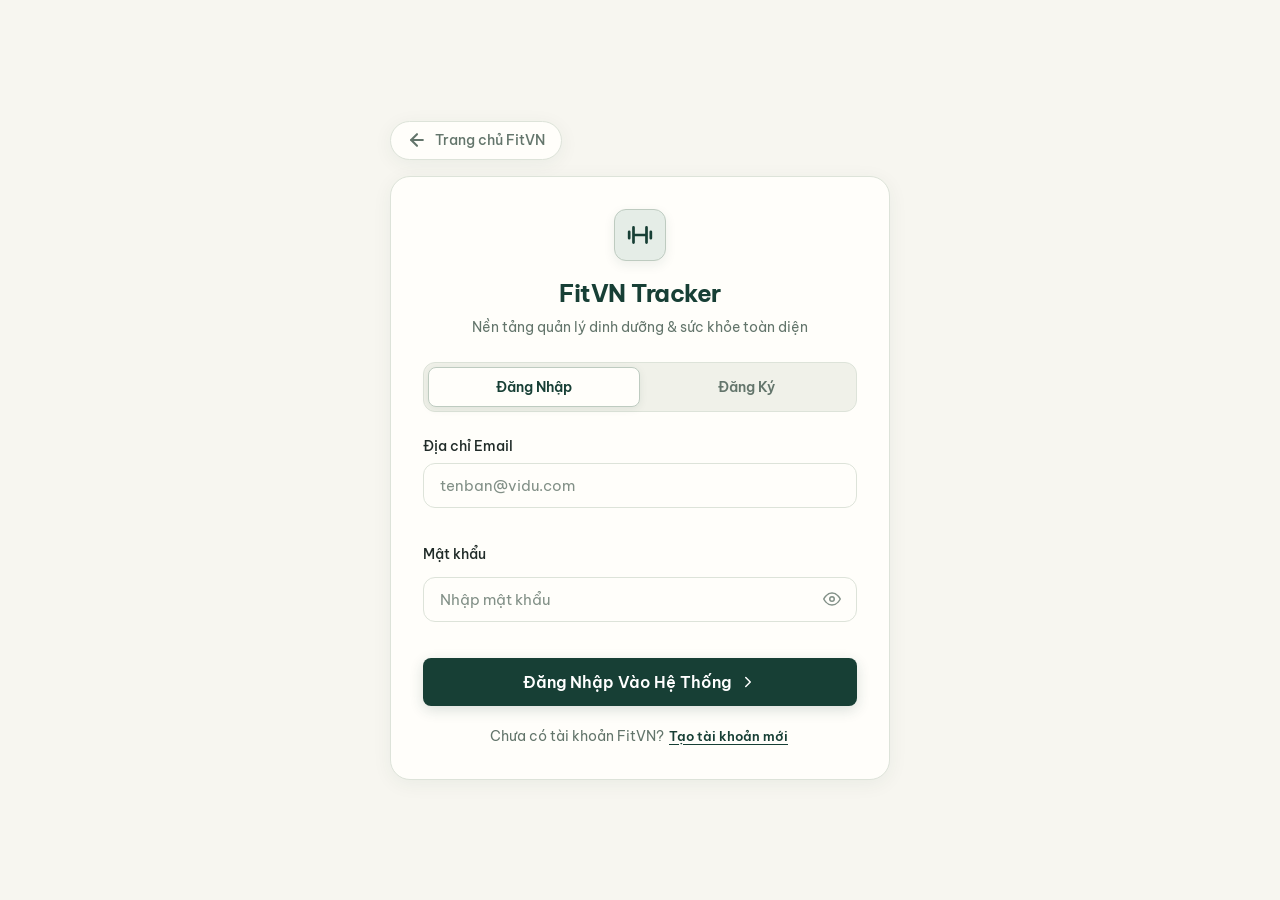
<file: Page/workout.html>
<!DOCTYPE html>
<html lang="vi">
<head>
  <meta charset="UTF-8">
  <meta name="viewport" content="width=device-width, initial-scale=1.0, maximum-scale=1.0, user-scalable=no">
  <meta name="theme-color" content="#F7F6F0">
  <meta name="description" content="Nhật Ký Tập Luyện Thể Chất - FitVN Tracker">
  <title>Nhật Ký Tập Luyện - FitVN Tracker</title>

  
  <link rel="preconnect" href="https://fonts.googleapis.com">
  <link rel="preconnect" href="https://fonts.gstatic.com" crossorigin>
  <link href="https://fonts.googleapis.com/css2?family=Be+Vietnam+Pro:wght@400;500;600;700;800&display=swap" rel="stylesheet">

  
  <link rel="stylesheet" href="../css/variables.css">
  <link rel="stylesheet" href="../css/glass.css">
  <link rel="stylesheet" href="../css/style.css">
</head>
<body class="theme-porcelain">

  <div id="app-layout">
    
    <nav class="app-navigation glass-nav" id="app-nav" aria-label="Main Navigation">
      <div class="nav-brand-desktop">
        <div class="brand-icon">
          <svg width="22" height="22" viewBox="0 0 24 24" fill="none" stroke="currentColor" stroke-width="2.5" stroke-linecap="round" stroke-linejoin="round">
            <path d="M6 5v14M18 5v14M2 9v6M22 9v6M6 12h12"/>
          </svg>
        </div>
        <div class="brand-text">
          <span class="brand-title">FitVN Tracker</span>
          <span class="brand-sub">Gym & Nutrition</span>
        </div>
      </div>

            <ul class="nav-list" role="tablist">
        <li class="nav-item">
          <a href="../index.html" class="nav-link" data-page="dashboard">
            <svg viewBox="0 0 24 24" fill="none" stroke-linecap="round" stroke-linejoin="round"><rect x="3" y="3" width="7" height="9" rx="1.5"/><rect x="14" y="3" width="7" height="5" rx="1.5"/><rect x="14" y="12" width="7" height="9" rx="1.5"/><rect x="3" y="16" width="7" height="5" rx="1.5"/></svg>
            <span class="nav-label">Trang Chủ</span>
          </a>
        </li>
        <li class="nav-item">
          <a href="health-dashboard.html" class="nav-link" data-page="health-dashboard">
            <svg viewBox="0 0 24 24" fill="none" stroke="currentColor" stroke-width="2" stroke-linecap="round" stroke-linejoin="round"><path d="M22 12h-4l-3 9L9 3l-3 9H2"/></svg>
            <span class="nav-label">Sức Khỏe</span>
          </a>
        </li>
        <li class="nav-item">
          <a href="progress-charts.html" class="nav-link" data-page="progress-charts">
            <svg viewBox="0 0 24 24" fill="none" stroke="currentColor" stroke-width="2" stroke-linecap="round" stroke-linejoin="round"><line x1="18" y1="20" x2="18" y2="10"></line><line x1="12" y1="20" x2="12" y2="4"></line><line x1="6" y1="20" x2="6" y2="14"></line></svg>
            <span class="nav-label">Tiến Trình</span>
          </a>
        </li>
        <li class="nav-item">
          <a href="workout.html" class="nav-link active" data-page="workout">
            <svg viewBox="0 0 24 24" fill="none" stroke="currentColor" stroke-width="2.2" stroke-linecap="round" stroke-linejoin="round"><path d="M6.5 6.5h11M6.5 17.5h11M6.5 12h11M4 3v18M20 3v18"/></svg>
            <span class="nav-label">Tập Luyện</span>
          </a>
        </li>
        <li class="nav-item">
          <a href="reports.html" class="nav-link" data-page="reports">
            <svg viewBox="0 0 24 24" fill="none" stroke="currentColor" stroke-width="2.2" stroke-linecap="round" stroke-linejoin="round"><path d="M14 2H6a2 2 0 0 0-2 2v16a2 2 0 0 0 2 2h12a2 2 0 0 0 2-2V8z"></path><polyline points="14 2 14 8 20 8"></polyline><line x1="16" y1="13" x2="8" y2="13"></line><line x1="16" y1="17" x2="8" y2="17"></line><polyline points="10 9 9 9 8 9"></polyline></svg>
            <span class="nav-label">Báo Cáo</span>
          </a>
        </li>
        <li class="nav-item">
          <a href="weight.html" class="nav-link" data-page="weight">
            <svg viewBox="0 0 24 24" fill="none" stroke-linecap="round" stroke-linejoin="round"><path d="M12 3v18M3 9l9-6 9 6M6 12l-3 6h6l-3-6zM18 12l-3 6h6l-3-6z"/></svg>
            <span class="nav-label">Cân Nặng</span>
          </a>
        </li>
        <li class="nav-item">
          <a href="food-log.html" class="nav-link" data-page="food">
            <svg viewBox="0 0 24 24" fill="none" stroke-linecap="round" stroke-linejoin="round"><path d="M18 8h1a4 4 0 0 1 0 8h-1"/><path d="M2 8h16v9a4 4 0 0 1-4 4H6a4 4 0 0 1-4-4V8z"/><line x1="6" y1="1" x2="6" y2="4"/><line x1="10" y1="1" x2="10" y2="4"/><line x1="14" y1="1" x2="14" y2="4"/></svg>
            <span class="nav-label">Nhật Ký</span>
          </a>
        </li>
        <li class="nav-item">
          <a href="food-search.html" class="nav-link" data-page="food-search">
            <svg viewBox="0 0 24 24" fill="none" stroke-linecap="round" stroke-linejoin="round"><circle cx="11" cy="11" r="8"></circle><line x1="21" y1="21" x2="16.65" y2="16.65"></line></svg>
            <span class="nav-label">Tra Cứu</span>
          </a>
        </li>
        <li class="nav-item">
          <a href="settings.html" class="nav-link" data-page="settings">
            <svg viewBox="0 0 24 24" fill="none" stroke-linecap="round" stroke-linejoin="round"><circle cx="12" cy="12" r="3"/><path d="M19.4 15a1.65 1.65 0 0 0 .33 1.82l.06.06a2 2 0 0 1 0 2.83 2 2 0 0 1-2.83 0l-.06-.06a1.65 1.65 0 0 0-1.82-.33 1.65 1.65 0 0 0-1 1.51V21a2 2 0 0 1-2 2 2 2 0 0 1-2-2v-.09A1.65 1.65 0 0 0 9 19.4a1.65 1.65 0 0 0-1.82.33l-.06.06a2 2 0 0 1-2.83 0 2 2 0 0 1 0-2.83l.06-.06a1.65 1.65 0 0 0 .33-1.82 1.65 1.65 0 0 0-1.51-1H3a2 2 0 0 1-2-2 2 2 0 0 1 2-2h.09A1.65 1.65 0 0 0 4.6 9a1.65 1.65 0 0 0-.33-1.82l-.06-.06a2 2 0 0 1 0-2.83 2 2 0 0 1 2.83 0l.06.06a1.65 1.65 0 0 0 1.82.33H9a1.65 1.65 0 0 0 1-1.51V3a2 2 0 0 1 2-2 2 2 0 0 1 2 2v.09a1.65 1.65 0 0 0 1 1.51 1.65 1.65 0 0 0 1.82-.33l.06-.06a2 2 0 0 1 2.83 0 2 2 0 0 1 0 2.83l-.06.06a1.65 1.65 0 0 0-.33 1.82V9a1.65 1.65 0 0 0 1.51 1H21a2 2 0 0 1 2 2 2 2 0 0 1-2 2h-.09a1.65 1.65 0 0 0-1.51 1z"/></svg>
            <span class="nav-label">Cá Nhân</span>
          </a>
        </li>
      </ul>

      
      <a href="auth.html" class="nav-footer-desktop" title="Chuyển đổi tài khoản / Đăng nhập">
        <div class="avatar-pill">VN</div>
        <div class="user-info-snippet">
          <span class="user-name">Người dùng FitVN</span>
          <span class="user-goal-tag">Đang tải hồ sơ...</span>
        </div>
      </a>
    </nav>

    
    <div class="content-wrapper">
      <header class="app-header glass-header">
        <div class="header-left">
          <div class="brand-icon">
            <svg width="20" height="20" viewBox="0 0 24 24" fill="none" stroke="currentColor" stroke-width="2.5" stroke-linecap="round" stroke-linejoin="round">
              <path d="M6 5v14M18 5v14M2 9v6M22 9v6M6 12h12"/>
            </svg>
          </div>
          <span class="brand-title">FitVN Tracker</span>
        </div>
        <div class="header-center">
          <h1 class="header-tab-title" id="header-title">Nhật Ký Tập Luyện</h1>
          <span class="header-date-badge" id="header-date">Hôm nay</span>
        </div>
        <div class="header-right">
          <a href="auth.html" class="avatar-pill" title="Hồ sơ tài khoản">VN</a>
        </div>
      </header>

      <main class="main-viewport">
        <section class="tab-content active" id="tab-workout">
          
          
          <div class="section-header" style="flex-wrap: wrap; gap: 12px; align-items: center; justify-content: space-between;">
            <div>
              <h2 class="section-title">
                <svg width="22" height="22" viewBox="0 0 24 24" fill="none" stroke="var(--color-primary, #173F35)" stroke-width="2.2" stroke-linecap="round" stroke-linejoin="round">
                  <path d="M6.5 6.5h11M6.5 17.5h11M6.5 12h11M4 3v18M20 3v18"/>
                </svg>
                <span>Lịch Sử Tập Luyện & Hoạt Động</span>
              </h2>
              <p class="section-subtitle">Ghi lại hoạt động và theo dõi thói quen rèn luyện thể chất</p>
            </div>

            <button type="button" class="glass-btn glass-btn-primary" id="btn-open-create-workout">
              <svg width="18" height="18" viewBox="0 0 24 24" fill="none" stroke="currentColor" stroke-width="2.5">
                <line x1="12" y1="5" x2="12" y2="19"></line>
                <line x1="5" y1="12" x2="19" y2="12"></line>
              </svg>
              Thêm Buổi Tập Mới
            </button>
          </div>

          
          <div class="glass-card stat-card" style="padding: 10px 16px; margin-bottom: var(--spacing-md); display: flex; flex-wrap: wrap; align-items: center; justify-content: space-between; gap: 10px;">
            <div class="progress-time-pills" role="group" aria-label="Khoảng thời gian thống kê">
              <button type="button" class="progress-pill-btn" data-workout-range="7d">7 Ngày</button>
              <button type="button" class="progress-pill-btn active" data-workout-range="30d">30 Ngày</button>
              <button type="button" class="progress-pill-btn" data-workout-range="90d">3 Tháng</button>
              <button type="button" class="progress-pill-btn" data-workout-range="180d">6 Tháng</button>
              <button type="button" class="progress-pill-btn" data-workout-range="all">Tất Cả</button>
            </div>

            <div class="period-date-range-badge" id="wo-range-dates-badge">
              <span>📅 Đang hiển thị: <strong id="wo-range-dates-text">30 ngày qua</strong></span>
            </div>
          </div>

          
          <div class="grid-cards grid-cards-4">
            
            <div class="glass-card stat-card glass-card-interactive">
              <div class="stat-header">
                <span>TỔNG SỐ BUỔI TẬP</span>
                <span class="glass-badge glass-badge-emerald" id="wo-stat-sessions-badge">Tần suất</span>
              </div>
              <div class="stat-value" id="wo-stat-sessions">0 <span class="stat-unit">buổi</span></div>
              <div style="font-size: 0.78rem; color: var(--color-text-secondary, #63756B); margin-top: 4px;" id="wo-stat-sessions-sub">
                Trong khoảng thời gian chọn
              </div>
            </div>

            
            <div class="glass-card stat-card glass-card-interactive">
              <div class="stat-header">
                <span>TỔNG THỜI GIAN</span>
                <span class="glass-badge glass-badge-cyan">Tích lũy</span>
              </div>
              <div class="stat-value" id="wo-stat-duration">0 <span class="stat-unit">phút</span></div>
              <div style="font-size: 0.78rem; color: var(--color-text-secondary, #63756B); margin-top: 4px;" id="wo-stat-duration-sub">
                Thời lượng vận động
              </div>
            </div>

            
            <div class="glass-card stat-card glass-card-interactive">
              <div class="stat-header">
                <span>THỜI LƯỢNG TRUNG BÌNH</span>
                <span class="glass-badge glass-badge-emerald">Bình quân</span>
              </div>
              <div class="stat-value" id="wo-stat-avg">0 <span class="stat-unit">phút/buổi</span></div>
              <div style="font-size: 0.78rem; color: var(--color-text-secondary, #63756B); margin-top: 4px;">
                Mỗi buổi rèn luyện
              </div>
            </div>

            
            <div class="glass-card stat-card glass-card-interactive">
              <div class="stat-header">
                <span>SỐ NGÀY TẬP THỰC TẾ</span>
                <span class="glass-badge glass-badge-cyan">Kỷ luật</span>
              </div>
              <div class="stat-value" id="wo-stat-days">0 <span class="stat-unit">ngày</span></div>
              <div style="font-size: 0.78rem; color: var(--color-text-secondary, #63756B); margin-top: 4px;" id="wo-stat-distance-extra">
                Ngày có phát sinh bài tập
              </div>
            </div>
          </div>

          
          <div class="glass-card chart-container-card" style="margin-top: var(--spacing-md);">
            <div class="chart-header-row" style="flex-wrap: wrap; gap: 8px;">
              <div>
                <h3 style="font-size: 1.05rem; font-weight: 700; color: var(--color-primary, #173F35); display: flex; align-items: center; gap: 8px;">
                  <span>📊</span>
                  <span>Diễn Biến Thời Lượng Tập Luyện (Workout Duration)</span>
                </h3>
                <p style="font-size: 0.78rem; color: var(--color-text-secondary, #63756B); margin-top: 2px;">
                  Tổng số phút tập luyện theo từng ngày trong chu kỳ lọc
                </p>
              </div>
            </div>

            <div class="chart-viewport" style="margin-top: 10px;">
              <canvas id="workout-chart-canvas"></canvas>
              <div class="canvas-tooltip" id="workout-chart-tooltip"></div>
            </div>
          </div>

          
          <div class="glass-card stat-card" style="margin-top: var(--spacing-md); padding: 14px 18px;">
            <div class="workout-filters-row">
              
              <div class="workout-search-wrap">
                <svg class="workout-search-icon" width="16" height="16" viewBox="0 0 24 24" fill="none" stroke="currentColor" stroke-width="2.5">
                  <circle cx="11" cy="11" r="8"></circle>
                  <line x1="21" y1="21" x2="16.65" y2="16.65"></line>
                </svg>
                <input type="text" id="wo-search-input" class="workout-search-input" placeholder="Tìm theo tên buổi tập, bài tập hoặc ghi chú...">
              </div>

              
              <select id="wo-filter-type" class="workout-filter-select" aria-label="Lọc theo loại hình">
                <option value="all">Tất cả loại hình</option>
                <option value="gym">🏋️‍♂️ Tập Gym</option>
                <option value="running">🏃‍♂️ Chạy bộ</option>
                <option value="walking">🚶‍♂️ Đi bộ</option>
                <option value="cycling">🚴‍♂️ Đạp xe</option>
                <option value="strength">💪 Tập sức mạnh</option>
                <option value="yoga">🧘‍♀️ Yoga</option>
                <option value="swimming">🏊‍♂️ Bơi lội</option>
                <option value="sports">⚽ Thể thao</option>
                <option value="other">⚡ Khác</option>
              </select>

              
              <select id="wo-filter-intensity" class="workout-filter-select" aria-label="Lọc theo cường độ">
                <option value="all">Tất cả cường độ</option>
                <option value="low">Nhẹ nhàng</option>
                <option value="medium">Vừa phải</option>
                <option value="high">Cường độ cao</option>
              </select>

              
              <button type="button" class="btn-workout-action" id="btn-reset-filters" title="Xóa các bộ lọc">
                ↺ Đặt lại
              </button>
            </div>

            
            <div style="display: flex; flex-direction: column; gap: 10px;" id="wo-list-container">
              
            </div>

            
            <div id="wo-empty-state" style="display: none; padding: 2rem; text-align: center; color: var(--color-text-muted, #829087);">
              <div style="font-size: 2.2rem; margin-bottom: 8px;">🏋️‍♂️</div>
              <h4 style="margin: 0 0 4px 0; color: var(--color-text, #202B28); font-size: 1rem;">Chưa có nhật ký buổi tập nào</h4>
              <p style="margin: 0; font-size: 0.84rem;">Nhấn nút <strong>"Thêm Buổi Tập Mới"</strong> phía trên để ghi chép lại hoạt động đầu tiên của bạn.</p>
            </div>

            
            <div id="wo-empty-filter-state" style="display: none; padding: 2rem; text-align: center; color: var(--color-text-muted, #829087);">
              <div style="font-size: 2rem; margin-bottom: 6px;">🔍</div>
              <p style="margin: 0; font-size: 0.88rem;">Không tìm thấy buổi tập nào khớp với tiêu chí tìm kiếm và bộ lọc hiện tại.</p>
              <button type="button" class="glass-btn" id="btn-clear-empty-filter" style="margin-top: 10px; font-size: 0.8rem;">
                Xóa Bộ Lọc
              </button>
            </div>

            
            <div class="table-pagination-controls" id="wo-pagination-bar" style="margin-top: 1.25rem;">
              <span id="wo-page-info">Trang 1 / 1</span>
              <div class="page-btn-group">
                <button type="button" class="page-btn" id="wo-btn-page-prev" disabled>&larr; Trang trước</button>
                <button type="button" class="page-btn" id="wo-btn-page-next" disabled>Trang sau &rarr;</button>
              </div>
            </div>
          </div>

        </section>
      </main>
    </div>
  </div>

  
  <div class="glass-modal-backdrop" id="wo-modal-form" role="dialog" aria-modal="true" aria-labelledby="wo-modal-form-title" style="display: none;">
    <div class="glass-modal-container workout-form-modal">
      <div class="modal-header">
        <div class="modal-title-group">
          <h3 class="modal-title" id="wo-modal-form-title">Ghi Nhận Buổi Tập</h3>
          <p class="modal-subtitle">Ghi chép chi tiết thời lượng, bài tập và cảm nhận rèn luyện</p>
        </div>
        <button type="button" class="modal-close-btn" id="wo-modal-form-close" aria-label="Đóng">&times;</button>
      </div>

      <form id="form-workout-entry" class="modal-body workout-form" novalidate>
        <input type="hidden" id="wo-input-id" value="">

        <div class="form-group workout-form-group">
          <label for="wo-input-title" class="form-label">
            Tên buổi tập <span style="color: var(--color-danger, #B83E42);">*</span>
          </label>
          <input type="text" id="wo-input-title" class="form-control workout-form-control" placeholder="Ví dụ: Đẩy ngực vai (Push Day), Chạy bộ Zone 2..." required>
          <div class="form-invalid-feedback" id="feedback-wo-title">Vui lòng nhập tên buổi tập.</div>
        </div>

        <div class="workout-form-row">
          <div class="form-group workout-form-group">
            <label for="wo-input-type" class="form-label">
              Loại hình <span style="color: var(--color-danger, #B83E42);">*</span>
            </label>
            <select id="wo-input-type" class="form-control workout-form-control" required>
              <option value="gym">🏋️‍♂️ Tập Gym</option>
              <option value="running">🏃‍♂️ Chạy bộ</option>
              <option value="walking">🚶‍♂️ Đi bộ</option>
              <option value="cycling">🚴‍♂️ Đạp xe</option>
              <option value="strength">💪 Tập sức mạnh</option>
              <option value="yoga">🧘‍♀️ Yoga</option>
              <option value="swimming">🏊‍♂️ Bơi lội</option>
              <option value="sports">⚽ Thể thao</option>
              <option value="other">⚡ Khác</option>
            </select>
          </div>

          <div class="form-group workout-form-group">
            <label for="wo-input-intensity" class="form-label">
              Cường độ
            </label>
            <select id="wo-input-intensity" class="form-control workout-form-control">
              <option value="medium">Trung bình</option>
              <option value="high">Cường độ cao</option>
              <option value="low">Nhẹ nhàng</option>
            </select>
          </div>
        </div>

        <div class="workout-form-row">
          <div class="form-group workout-form-group">
            <label for="wo-input-date" class="form-label">
              Ngày tập <span style="color: var(--color-danger, #B83E42);">*</span>
            </label>
            <input type="date" id="wo-input-date" class="form-control workout-form-control" required>
            <div class="form-invalid-feedback" id="feedback-wo-date">Ngày tập không hợp lệ.</div>
          </div>

          <div class="form-group workout-form-group">
            <label for="wo-input-duration" class="form-label">
              Thời lượng (phút) <span style="color: var(--color-danger, #B83E42);">*</span>
            </label>
            <input type="number" min="1" max="720" id="wo-input-duration" class="form-control workout-form-control" placeholder="Ví dụ: 60" required>
            <div class="form-invalid-feedback" id="feedback-wo-duration">Thời lượng phải lớn hơn 0 và dưới 720 phút.</div>
          </div>
        </div>

        <div class="workout-form-row">
          <div class="form-group workout-form-group">
            <label for="wo-input-start-time" class="form-label">
              Giờ bắt đầu
            </label>
            <input type="time" id="wo-input-start-time" class="form-control workout-form-control">
          </div>

          <div class="form-group workout-form-group">
            <label for="wo-input-end-time" class="form-label">
              Giờ kết thúc
            </label>
            <input type="time" id="wo-input-end-time" class="form-control workout-form-control">
            <div class="form-invalid-feedback" id="feedback-wo-time">Giờ kết thúc phải sau giờ bắt đầu.</div>
          </div>
        </div>

        <div class="workout-form-row">
          <div class="form-group workout-form-group">
            <label for="wo-input-distance" class="form-label">
              Quãng đường (km)
            </label>
            <input type="number" step="0.01" min="0" id="wo-input-distance" class="form-control workout-form-control" placeholder="Ví dụ: 5.2">
            <div class="form-invalid-feedback" id="feedback-wo-distance">Quãng đường không thể âm.</div>
          </div>

          <div class="form-group workout-form-group">
            <label for="wo-input-steps" class="form-label">
              Số bước chân
            </label>
            <input type="number" min="0" id="wo-input-steps" class="form-control workout-form-control" placeholder="Ví dụ: 6400">
            <div class="form-invalid-feedback" id="feedback-wo-steps">Số bước chân không thể âm.</div>
          </div>
        </div>

        <div class="form-group workout-form-group">
          <label for="wo-input-feeling" class="form-label">
            Cảm nhận sau buổi tập
          </label>
          <select id="wo-input-feeling" class="form-control workout-form-control">
            <option value="great">🔥 Tuyệt vời, tràn đầy năng lượng</option>
            <option value="good">👍 Khỏe khoắn, đạt chỉ tiêu</option>
            <option value="tired">🥱 Hơi mệt, căng cơ tốt</option>
            <option value="exhausted">😵 Kiệt sức, cần nghỉ ngơi phục hồi</option>
          </select>
        </div>

        <div class="form-group workout-form-group">
          <label for="wo-input-notes" class="form-label">
            Ghi chú buổi tập (tối đa 500 ký tự)
          </label>
          <textarea id="wo-input-notes" maxlength="500" rows="3" class="form-control workout-form-control workout-form-notes" placeholder="Nhập các bài tập chính, mức tạ, reps/sets hoặc lưu ý thể trạng..."></textarea>
        </div>

        <div class="workout-form-actions">
          <button type="button" class="glass-btn" id="wo-modal-form-cancel">Hủy</button>
          <button type="submit" class="glass-btn glass-btn-primary" id="wo-btn-submit-form">Lưu Buổi Tập</button>
        </div>
      </form>
    </div>
  </div>

  
  <div class="glass-modal-backdrop" id="wo-modal-detail" role="dialog" aria-modal="true" aria-labelledby="wo-detail-title" style="display: none;">
    <div class="glass-modal-container" style="max-width: 500px;">
      <div class="modal-header">
        <div class="modal-title-group">
          <h3 class="modal-title" id="wo-detail-title">Chi Tiết Buổi Tập</h3>
          <p class="modal-subtitle" id="wo-detail-subtitle">Thời gian và thông số bài tập</p>
        </div>
        <button type="button" class="modal-close-btn" id="wo-modal-detail-close" aria-label="Đóng">&times;</button>
      </div>

      <div id="wo-detail-content" style="display: flex; flex-direction: column; gap: 12px; font-size: 0.88rem;">
        
      </div>

      <div style="display: flex; justify-content: space-between; margin-top: 1.25rem; border-top: 1px solid var(--color-border); padding-top: 12px;">
        <button type="button" class="btn-workout-action text-danger" id="wo-detail-btn-delete">
          🗑️ Xóa Buổi Tập
        </button>
        <div style="display: flex; gap: 8px;">
          <button type="button" class="glass-btn" id="wo-detail-btn-close">Đóng</button>
          <button type="button" class="glass-btn glass-btn-primary" id="wo-detail-btn-edit">
            ✏️ Chỉnh Sửa
          </button>
        </div>
      </div>
    </div>
  </div>

  
  <div class="glass-modal-backdrop" id="wo-modal-confirm-delete" role="dialog" aria-modal="true" aria-labelledby="wo-confirm-delete-title" style="display: none;">
    <div class="glass-modal-container" style="max-width: 420px; text-align: center;">
      <div style="font-size: 2.2rem; margin-bottom: 8px;">⚠️</div>
      <h3 class="modal-title" id="wo-confirm-delete-title" style="margin-bottom: 6px;">Xác Nhận Xóa Buổi Tập</h3>
      <p style="font-size: 0.85rem; color: var(--color-text-secondary, #63756B); margin: 0 0 16px 0;" id="wo-confirm-delete-msg">
        Bạn có chắc chắn muốn xóa bản ghi buổi tập này? Thao tác này không thể hoàn tác.
      </p>

      <div style="display: flex; justify-content: center; gap: 10px;">
        <button type="button" class="glass-btn" id="wo-btn-cancel-delete">Hủy Bỏ</button>
        <button type="button" class="glass-btn" style="background: var(--color-danger, #B83E42); color: #fff;" id="wo-btn-confirm-delete">
          Đồng Ý Xóa
        </button>
      </div>
    </div>
  </div>

  
  <div id="toast-container" aria-live="polite"></div>

  
  <script src="../js/calculator.js"></script>
  <script src="../js/foodDatabase.js"></script>
  <script src="../js/chart.js"></script>
  <script src="../js/storage.js"></script>
  <script src="../js/app.js"></script>
</body>
</html>
</file>
<file: css/variables.css>
:root {
  
  --color-primary: #173F35;          
  --color-primary-hover: #245747;    
  --color-primary-soft: #E5EDE7;     
  --color-primary-contrast: #FFFFFF;

  
  --color-accent: #D2F36B;
  --color-accent-hover: #C1E451;
  --color-accent-soft: #EEF8CD;
  --color-accent-text: #26351D;

  
  --color-jade: #173F35;
  --color-sage: #397866;
  --color-citron: #D2F36B;
  --color-porcelain: #F7F6F0;
  --color-ink: #202B28;
  --color-clay: #C47D60;

  
  --color-bg: #F7F6F0;               
  --color-surface: #FFFEFA;          
  --color-surface-raised: #F0F1E9;   
  --color-glass: rgba(255, 254, 250, 0.85);

  --bg-primary: #F7F6F0;
  --bg-secondary: #FFFEFA;
  --bg-tertiary: #F0F1E9;

  
  --color-text: #202B28;             
  --color-text-secondary: #63756B;   
  --color-text-muted: #829087;       
  --color-text-inverse: #FFFFFF;

  --text-primary: #202B28;
  --text-secondary: #63756B;
  --text-muted: #829087;
  --text-inverse: #FFFFFF;

  
  --color-border: #DDE3D9;           
  --color-border-strong: #BECBC0;    
  --color-border-focus: #397866;     

  --glass-border: #DDE3D9;
  --glass-border-hover: #BECBC0;
  --glass-border-active: #397866;
  --glass-border-highlight: #BECBC0;

  
  --accent-cyan: #173F35;            
  --accent-cyan-rgb: 23, 63, 53;
  --accent-emerald: #287653;         
  --accent-emerald-rgb: 40, 118, 83;
  --accent-flame: #B83E42;           
  --accent-flame-rgb: 184, 62, 66;
  --accent-purple: #326B82;          
  --accent-purple-rgb: 50, 107, 130;
  --accent-amber: #946414;           
  --accent-amber-rgb: 148, 100, 20;

  
  --color-success: #287653;
  --color-success-bg: #E5F2E9;
  --color-warning: #946414;
  --color-warning-bg: #FBF0D5;
  --color-danger: #B83E42;
  --color-danger-bg: #FBE9E7;
  --color-info: #326B82;
  --color-info-bg: #E5F0F4;

  
  --color-bmi-underweight: #326B82;
  --color-bmi-normal: #287653;
  --color-bmi-overweight: #946414;
  --color-bmi-obesity: #B83E42;

  
  --color-protein: #397866;          
  --color-carbs: #D5A64B;            
  --color-fat: #C47D60;              
  --color-water: #528BA0;            
  --color-calories: #173F35;         

  
  --color-chart-1: #173F35;
  --color-chart-2: #397866;
  --color-chart-3: #C47D60;
  --color-chart-4: #D5A64B;
  --color-chart-5: #528BA0;
  --color-chart-grid: #DDE3D9;
  --color-chart-label: #63756B;

  
  --glass-bg: #FFFEFA;
  --glass-bg-subtle: #F0F1E9;
  --glass-bg-hover: #E5EDE7;
  --glass-bg-active: #E5EDE7;

  --shadow-card: 0 4px 20px rgba(23, 63, 53, 0.06);
  --shadow-card-hover: 0 10px 30px rgba(23, 63, 53, 0.10);
  --shadow-dropdown: 0 8px 24px rgba(23, 63, 53, 0.10);
  --shadow-modal: 0 20px 60px rgba(23, 63, 53, 0.18);
  --shadow-focus: 0 0 0 3px rgba(57, 120, 102, 0.20);

  --glass-shadow: 0 4px 20px rgba(23, 63, 53, 0.06);
  --glass-shadow-lg: 0 10px 30px rgba(23, 63, 53, 0.10);
  --glass-blur: blur(14px);
  --glass-blur-lg: blur(20px);

  --glow-cyan: 0 4px 12px rgba(23, 63, 53, 0.12);
  --glow-emerald: 0 4px 12px rgba(40, 118, 83, 0.15);
  --glow-flame: 0 4px 12px rgba(184, 62, 66, 0.15);

  
  --font-family: "Be Vietnam Pro", "Noto Sans", "Segoe UI", Arial, sans-serif;
  --font-sans: "Be Vietnam Pro", "Noto Sans", "Segoe UI", Arial, sans-serif;
  --font-mono: ui-monospace, SFMono-Regular, Menlo, Monaco, Consolas, monospace;

  --font-size-xs: 0.75rem;
  --font-size-sm: 0.875rem;
  --font-size-base: 1rem;
  --font-size-lg: 1.125rem;
  --font-size-xl: 1.25rem;
  --font-size-2xl: 1.5rem;
  --font-size-3xl: 1.875rem;
  --font-size-4xl: 2.25rem;

  --font-weight-regular: 400;
  --font-weight-medium: 500;
  --font-weight-semibold: 600;
  --font-weight-bold: 700;

  --line-height-tight: 1.25;
  --line-height-normal: 1.5;
  --line-height-relaxed: 1.75;

  
  --spacing-xs: 0.25rem; 
  --spacing-sm: 0.5rem;  
  --spacing-md: 1rem;    
  --spacing-lg: 1.5rem;  
  --spacing-xl: 2rem;    
  --spacing-2xl: 3rem;   

  --space-1: 4px;
  --space-2: 8px;
  --space-3: 12px;
  --space-4: 16px;
  --space-5: 20px;
  --space-6: 24px;
  --space-8: 32px;
  --space-10: 40px;
  --space-12: 48px;
  --space-16: 64px;

  --radius-sm: 8px;
  --radius-md: 12px;
  --radius-lg: 20px;
  --radius-xl: 24px;
  --radius-full: 9999px;

  
  --transition-fast: 150ms ease;
  --transition-normal: 250ms ease;
  --transition-slow: 350ms ease;
  --transition-spring: 0.35s cubic-bezier(0.175, 0.885, 0.32, 1.275);

  
  --bottom-nav-height: 68px;
  --sidebar-width: 260px;
  --header-height: 70px;
  --container-max-width: 1200px;

  --z-dropdown: 100;
  --z-sticky: 200;
  --z-overlay: 300;
  --z-modal: 400;
  --z-toast: 500;
}
</file>
<file: css/glass.css>
.glass-card {
  background: var(--color-surface, #FFFEFA);
  border: 1px solid var(--color-border, #DDE3D9);
  border-radius: var(--radius-lg, 20px);
  box-shadow: var(--shadow-card, 0 4px 20px rgba(23, 63, 53, 0.06));
  transition: transform var(--transition-normal), border-color var(--transition-normal), box-shadow var(--transition-normal);
  position: relative;
  overflow: hidden;
}

.glass-card:hover {
  border-color: var(--color-border-strong, #BECBC0);
}

.glass-card-interactive:hover {
  transform: translateY(-2px);
  border-color: var(--color-border-focus, #397866);
  box-shadow: var(--shadow-card-hover, 0 10px 30px rgba(23, 63, 53, 0.10));
}


.glass-subtle {
  background: var(--color-surface-raised, #F0F1E9);
  border: 1px solid var(--color-border, #DDE3D9);
  border-radius: var(--radius-md, 12px);
  color: var(--color-text, #202B28);
}


.glass-nav {
  background: #FFFEFA;
  border-top: 1px solid var(--color-border, #DDE3D9);
  box-shadow: 0 4px 20px rgba(23, 63, 53, 0.04);
}

.glass-header {
  background: rgba(255, 254, 250, 0.92);
  backdrop-filter: blur(14px);
  -webkit-backdrop-filter: blur(14px);
  border-bottom: 1px solid var(--color-border, #DDE3D9);
  box-shadow: 0 2px 10px rgba(23, 63, 53, 0.04);
}


.glass-btn {
  display: inline-flex;
  align-items: center;
  justify-content: center;
  gap: var(--spacing-sm);
  padding: 0.65rem 1.25rem;
  background: var(--color-surface, #FFFEFA);
  border: 1px solid var(--color-border, #DDE3D9);
  border-radius: var(--radius-md, 12px);
  color: var(--color-primary, #173F35);
  font-size: 0.9rem;
  font-weight: 600;
  cursor: pointer;
  transition: all var(--transition-fast);
  text-decoration: none;
  user-select: none;
  font-family: inherit;
}

.glass-btn:hover {
  background: var(--color-primary-soft, #E5EDE7);
  border-color: var(--color-border-strong, #BECBC0);
  color: var(--color-primary, #173F35);
  transform: translateY(-1px);
}

.glass-btn:active {
  transform: translateY(0);
}

.glass-btn-primary {
  background: var(--color-primary, #173F35);
  border-color: var(--color-primary, #173F35);
  color: #FFFFFF;
  box-shadow: 0 4px 12px rgba(23, 63, 53, 0.18);
}

.glass-btn-primary:hover {
  background: var(--color-primary-hover, #245747);
  border-color: var(--color-primary-hover, #245747);
  color: #FFFFFF;
  box-shadow: 0 6px 16px rgba(23, 63, 53, 0.22);
}

.glass-btn-emerald {
  background: var(--color-success-bg, #E5F2E9);
  border-color: #A8D5B8;
  color: var(--color-success, #287653);
}

.glass-btn-emerald:hover {
  background: var(--color-success, #287653);
  border-color: var(--color-success, #287653);
  color: #FFFFFF;
}

.glass-btn-danger {
  background: var(--color-danger-bg, #FBE9E7);
  border-color: #EFA39F;
  color: var(--color-danger, #B83E42);
}

.glass-btn-danger:hover {
  background: var(--color-danger, #B83E42);
  border-color: var(--color-danger, #B83E42);
  color: #FFFFFF;
}


.glass-badge {
  display: inline-flex;
  align-items: center;
  gap: 0.35rem;
  padding: 0.25rem 0.65rem;
  font-size: 0.75rem;
  font-weight: 600;
  letter-spacing: 0.02em;
  border-radius: var(--radius-full);
  background: var(--color-surface-raised, #F0F1E9);
  border: 1px solid var(--color-border, #DDE3D9);
  color: var(--color-text-secondary, #63756B);
}

.glass-badge-cyan {
  background: var(--color-primary-soft, #E5EDE7);
  border-color: var(--color-border-strong, #BECBC0);
  color: var(--color-primary, #173F35);
}

.glass-badge-emerald {
  background: var(--color-success-bg, #E5F2E9);
  border-color: #A8D5B8;
  color: var(--color-success, #287653);
}

.glass-badge-flame {
  background: var(--color-danger-bg, #FBE9E7);
  border-color: #EFA39F;
  color: var(--color-danger, #B83E42);
}


.glass-input {
  width: 100%;
  padding: 0.75rem 1rem;
  background: var(--color-surface, #FFFEFA);
  border: 1.5px solid var(--color-border, #DDE3D9);
  border-radius: var(--radius-md, 12px);
  color: var(--color-text, #202B28);
  font-family: inherit;
  font-size: 0.95rem;
  outline: none;
  transition: all var(--transition-fast);
}

.glass-input:focus {
  border-color: var(--color-border-focus, #397866);
  background: #FFFFFF;
  box-shadow: var(--shadow-focus, 0 0 0 3px rgba(57, 120, 102, 0.20));
}

.glass-input::placeholder {
  color: var(--color-text-muted, #829087);
}

.glass-input.has-error {
  border-color: var(--color-danger, #B83E42);
  background: var(--color-danger-bg, #FBE9E7);
}


.glass-modal-backdrop,
.app-modal-backdrop {
  position: fixed;
  inset: 0;
  background: rgba(23, 63, 53, 0.45);
  backdrop-filter: blur(8px);
  -webkit-backdrop-filter: blur(8px);
  z-index: var(--z-modal, 400);
  display: flex;
  align-items: center;
  justify-content: center;
  padding: var(--spacing-md);
  opacity: 0;
  pointer-events: none;
  transition: opacity var(--transition-normal);
}

.glass-modal-backdrop.active,
.app-modal-backdrop.active {
  opacity: 1;
  pointer-events: auto;
}

.glass-modal-container,
.app-modal-box {
  width: 100%;
  max-width: 600px;
  max-height: 88vh;
  display: flex;
  flex-direction: column;
  background: var(--color-surface, #FFFEFA);
  border: 1px solid var(--color-border, #DDE3D9);
  border-radius: var(--radius-lg, 20px);
  box-shadow: var(--shadow-modal, 0 20px 60px rgba(23, 63, 53, 0.18));
  transform: translateY(20px) scale(0.97);
  transition: transform var(--transition-spring), opacity var(--transition-normal);
  overflow: hidden;
  color: var(--color-text, #202B28);
}

.glass-modal-backdrop.active .glass-modal-container,
.app-modal-backdrop.active .app-modal-box {
  transform: translateY(0) scale(1);
}


.ambient-glow-container {
  display: none !important;
}
</file>
<file: css/style.css>
*, *::before, *::after {
  box-sizing: border-box;
  margin: 0;
  padding: 0;
}

html {
  font-family: var(--font-family, "Be Vietnam Pro", sans-serif);
  background-color: var(--color-bg, #F7F6F0);
  color: var(--color-text, #202B28);
  -webkit-font-smoothing: antialiased;
  -moz-osx-font-smoothing: grayscale;
  scroll-behavior: smooth;
  color-scheme: light;
}

body {
  min-height: 100vh;
  position: relative;
  overflow-x: hidden;
  line-height: var(--line-height-normal, 1.5);
  background-color: var(--color-bg, #F7F6F0);
  color: var(--color-text, #202B28);
  font-family: var(--font-family, "Be Vietnam Pro", sans-serif);
}


#app-layout {
  display: flex;
  flex-direction: column;
  min-height: 100vh;
  position: relative;
  z-index: 1;
  background-color: var(--color-bg, #F7F6F0);
}


.app-header {
  position: sticky;
  top: 0;
  z-index: 100;
  height: var(--header-height, 70px);
  padding: 0 var(--spacing-md, 16px);
  display: flex;
  align-items: center;
  justify-content: space-between;
  background: rgba(255, 254, 250, 0.92);
  border-bottom: 1px solid var(--color-border, #DDE3D9);
  backdrop-filter: blur(14px);
  -webkit-backdrop-filter: blur(14px);
  box-shadow: 0 2px 10px rgba(23, 63, 53, 0.04);
}

.header-left {
  display: flex;
  align-items: center;
  gap: var(--spacing-sm, 8px);
}

.brand-icon {
  width: 38px;
  height: 38px;
  border-radius: var(--radius-md, 12px);
  background: var(--color-primary-soft, #E5EDE7);
  border: 1px solid var(--color-border-strong, #BECBC0);
  display: flex;
  align-items: center;
  justify-content: center;
  color: var(--color-primary, #173F35);
  box-shadow: none;
}

.brand-title {
  font-size: 1.15rem;
  font-weight: 700;
  letter-spacing: -0.02em;
  color: var(--color-primary, #173F35);
}

.brand-sub {
  font-size: 0.72rem;
  color: var(--color-text-muted, #829087);
  font-weight: 500;
}

.header-center {
  display: flex;
  flex-direction: column;
  align-items: center;
}

.header-tab-title {
  font-size: 1rem;
  font-weight: 700;
  color: var(--color-text, #202B28);
}

.header-date-badge {
  font-size: 0.72rem;
  background: var(--color-surface-raised, #F0F1E9);
  color: var(--color-text-secondary, #63756B);
  border: 1px solid var(--color-border, #DDE3D9);
  padding: 2px 8px;
  border-radius: var(--radius-full);
}

.header-right {
  display: flex;
  align-items: center;
  gap: var(--spacing-sm, 8px);
}

.avatar-pill {
  width: 36px;
  height: 36px;
  border-radius: var(--radius-full);
  border: 1px solid var(--color-border-strong, #BECBC0);
  background: var(--color-primary, #173F35);
  display: flex;
  align-items: center;
  justify-content: center;
  font-size: 0.8rem;
  font-weight: 700;
  color: #FFFFFF;
  text-decoration: none;
  cursor: pointer;
}


.main-viewport {
  flex: 1;
  padding: var(--spacing-md, 16px);
  padding-bottom: calc(var(--bottom-nav-height, 68px) + var(--spacing-xl, 32px));
  max-width: var(--container-max-width, 1200px);
  width: 100%;
  margin: 0 auto;
}

.tab-content {
  display: none;
  opacity: 0;
  transform: translateY(8px);
  transition: opacity var(--transition-normal), transform var(--transition-normal);
}

.tab-content.active {
  display: block;
  opacity: 1;
  transform: translateY(0);
  animation: tabFadeIn 0.3s ease forwards;
}

@keyframes tabFadeIn {
  from {
    opacity: 0;
    transform: translateY(8px);
  }
  to {
    opacity: 1;
    transform: translateY(0);
  }
}


.app-navigation {
  position: fixed;
  bottom: 0;
  left: 0;
  right: 0;
  height: var(--bottom-nav-height, 68px);
  padding: 0 var(--spacing-md, 16px);
  padding-bottom: env(safe-area-inset-bottom, 0);
  z-index: 1000;
  display: flex;
  align-items: center;
  justify-content: space-around;
  background: #FFFEFA;
  border-top: 1px solid var(--color-border, #DDE3D9);
  box-shadow: 0 -4px 20px rgba(23, 63, 53, 0.04);
}

.nav-brand-desktop {
  display: none;
}

.nav-list {
  display: flex;
  align-items: center;
  justify-content: space-around;
  width: 100%;
  list-style: none;
  margin: 0;
  padding: 0;
}

.nav-item {
  flex: 1;
  display: flex;
  justify-content: center;
}

.nav-link {
  display: flex;
  flex-direction: column;
  align-items: center;
  justify-content: center;
  gap: 3px;
  background: none;
  border: none;
  color: var(--color-text-secondary, #63756B);
  cursor: pointer;
  padding: 6px 12px;
  border-radius: var(--radius-md, 12px);
  transition: all var(--transition-fast);
  text-decoration: none;
  position: relative;
  width: 100%;
  max-width: 80px;
}

.nav-link svg {
  width: 22px;
  height: 22px;
  stroke: var(--color-text-secondary, #63756B);
  stroke-width: 2;
  transition: transform var(--transition-spring), stroke var(--transition-fast);
}

.nav-label {
  font-size: 0.7rem;
  font-weight: 600;
  letter-spacing: 0.02em;
  transition: color var(--transition-fast);
}

.nav-link:hover {
  color: var(--color-primary, #173F35);
  background: var(--color-primary-soft, #E5EDE7);
}

.nav-link:hover svg {
  stroke: var(--color-primary, #173F35);
}

.nav-link.active {
  color: var(--color-primary, #173F35);
  background: var(--color-primary-soft, #E5EDE7);
}

.nav-link.active svg {
  stroke: var(--color-primary, #173F35);
  transform: scale(1.1);
  filter: none;
}

.nav-link.active .nav-label {
  color: var(--color-primary, #173F35);
  font-weight: 700;
}

.nav-link.active::after {
  content: '';
  position: absolute;
  bottom: 2px;
  width: 4px;
  height: 4px;
  background-color: var(--color-primary, #173F35);
  border-radius: var(--radius-full);
}

.nav-footer-desktop {
  display: none;
}


.section-header {
  display: flex;
  align-items: center;
  justify-content: space-between;
  margin-bottom: var(--spacing-md, 16px);
}

.section-title {
  font-size: 1.25rem;
  font-weight: 800;
  display: flex;
  align-items: center;
  gap: var(--spacing-sm, 8px);
  color: var(--color-primary, #173F35);
}

.section-title svg {
  stroke: var(--color-primary, #173F35);
}

.grid-cards {
  display: grid;
  grid-template-columns: 1fr;
  gap: var(--spacing-md, 16px);
}

.stat-card {
  padding: var(--spacing-lg, 24px);
  display: flex;
  flex-direction: column;
  gap: var(--spacing-sm, 8px);
}

.stat-header {
  display: flex;
  align-items: center;
  justify-content: space-between;
  color: var(--color-text-secondary, #63756B);
  font-size: 0.85rem;
  font-weight: 600;
}

.stat-value {
  font-size: 1.85rem;
  font-weight: 800;
  color: var(--color-text, #202B28);
  line-height: 1.1;
}

.stat-unit {
  font-size: 0.9rem;
  font-weight: 500;
  color: var(--color-text-muted, #829087);
  margin-left: 4px;
}


.macro-bars {
  display: flex;
  flex-direction: column;
  gap: var(--spacing-sm, 8px);
  margin-top: var(--spacing-sm, 8px);
}

.macro-bar-item {
  display: flex;
  flex-direction: column;
  gap: 4px;
}

.macro-meta {
  display: flex;
  justify-content: space-between;
  font-size: 0.78rem;
  color: var(--color-text-secondary, #63756B);
}

.progress-track {
  width: 100%;
  height: 8px;
  background: var(--color-surface-raised, #E5EDE7);
  border-radius: var(--radius-full);
  overflow: hidden;
}

.progress-fill {
  height: 100%;
  border-radius: var(--radius-full);
  transition: width 0.6s ease;
}

.fill-protein { background: var(--color-protein, #397866); }
.fill-carb { background: var(--color-carbs, #D5A64B); }
.fill-fat { background: var(--color-fat, #C47D60); }
.fill-water { background: var(--color-water, #528BA0); }


@media (min-width: 768px) {
  #app-layout {
    flex-direction: row;
  }

  .app-navigation {
    position: sticky;
    top: 0;
    bottom: auto;
    left: auto;
    right: auto;
    width: var(--sidebar-width, 260px);
    height: 100vh;
    padding: var(--spacing-lg, 24px) var(--spacing-md, 16px);
    flex-direction: column;
    justify-content: space-between;
    align-items: stretch;
    border-top: none;
    border-right: 1px solid var(--color-border, #DDE3D9);
    box-shadow: 4px 0 20px rgba(23, 63, 53, 0.04);
  }

  .nav-brand-desktop {
    display: flex;
    align-items: center;
    gap: var(--spacing-sm, 8px);
    padding: 0 var(--spacing-sm, 8px) var(--spacing-lg, 24px);
    border-bottom: 1px solid var(--color-border, #DDE3D9);
    margin-bottom: var(--spacing-md, 16px);
  }

  .nav-brand-desktop .brand-icon {
    width: 42px;
    height: 42px;
  }

  .nav-brand-desktop .brand-text {
    display: flex;
    flex-direction: column;
  }

  .nav-list {
    flex-direction: column;
    align-items: stretch;
    gap: var(--spacing-xs, 4px);
    flex: 1;
  }

  .nav-item {
    justify-content: stretch;
  }

  .nav-link {
    flex-direction: row;
    justify-content: flex-start;
    gap: var(--spacing-md, 16px);
    max-width: 100%;
    padding: 0.85rem 1.15rem;
    border-radius: var(--radius-md, 12px);
    border: 1.5px solid transparent;
  }

  .nav-link svg {
    width: 22px;
    height: 22px;
  }

  .nav-label {
    font-size: 0.92rem;
    font-weight: 600;
  }

  .nav-link.active {
    background: var(--color-primary-soft, #E5EDE7);
    border: 1.5px solid var(--color-border-focus, #397866);
    box-shadow: none;
    color: var(--color-primary, #173F35);
  }

  .nav-link.active .nav-label {
    font-weight: 700;
    color: var(--color-primary, #173F35);
  }

  .nav-link.active::after {
    display: none;
  }

  .nav-footer-desktop {
    display: flex;
    align-items: center;
    gap: var(--spacing-sm, 8px);
    padding: var(--spacing-sm, 8px) var(--spacing-md, 16px);
    border-top: 1px solid var(--color-border, #DDE3D9);
    background: var(--color-surface-raised, #F0F1E9);
    border-radius: var(--radius-md, 12px);
    text-decoration: none;
    transition: all var(--transition-fast);
  }

  .nav-footer-desktop:hover {
    background: var(--color-primary-soft, #E5EDE7);
  }

  .user-info-snippet {
    display: flex;
    flex-direction: column;
  }

  .user-name {
    font-size: 0.88rem;
    font-weight: 700;
    color: var(--color-text, #202B28);
  }

  .user-goal-tag {
    font-size: 0.72rem;
    color: var(--color-text-secondary, #63756B);
  }

  .content-wrapper {
    flex: 1;
    display: flex;
    flex-direction: column;
    min-width: 0;
  }

  .main-viewport {
    padding: var(--spacing-xl, 32px);
    padding-bottom: var(--spacing-2xl, 48px);
  }

  .grid-cards {
    grid-template-columns: repeat(2, 1fr);
  }

  .header-left .brand-title,
  .header-left .brand-icon {
    display: none;
  }
}

@media (min-width: 1024px) {
  .grid-cards {
    grid-template-columns: repeat(3, 1fr);
  }
  
  .grid-cards-4 {
    grid-template-columns: repeat(4, 1fr);
  }
}


.modal-header {
  padding: var(--spacing-md, 16px) var(--spacing-lg, 24px);
  display: flex;
  align-items: center;
  justify-content: space-between;
  border-bottom: 1px solid var(--color-border, #DDE3D9);
}

.modal-title-group {
  display: flex;
  flex-direction: column;
  gap: 2px;
}

.modal-title {
  font-size: 1.15rem;
  font-weight: 800;
  color: var(--color-primary, #173F35);
  display: flex;
  align-items: center;
  gap: 8px;
}

.modal-subtitle {
  font-size: 0.78rem;
  color: var(--color-text-secondary, #63756B);
}

.btn-close-modal {
  width: 34px;
  height: 34px;
  display: flex;
  align-items: center;
  justify-content: center;
  background: var(--color-surface-raised, #F0F1E9);
  border: 1px solid var(--color-border, #DDE3D9);
  border-radius: var(--radius-full);
  color: var(--color-text-secondary, #63756B);
  cursor: pointer;
  transition: all var(--transition-fast);
}

.btn-close-modal:hover {
  background: var(--color-danger-bg, #FBE9E7);
  color: var(--color-danger, #B83E42);
  border-color: #EFA39F;
}

.modal-nav-tabs {
  display: flex;
  background: var(--color-surface-raised, #F0F1E9);
  border-bottom: 1px solid var(--color-border, #DDE3D9);
  padding: 0 var(--spacing-md, 16px);
}

.modal-tab-btn {
  flex: 1;
  padding: 0.75rem var(--spacing-sm, 8px);
  background: none;
  border: none;
  border-bottom: 2px solid transparent;
  color: var(--color-text-muted, #829087);
  font-weight: 600;
  font-size: 0.88rem;
  cursor: pointer;
  transition: all var(--transition-fast);
  display: flex;
  align-items: center;
  justify-content: center;
  gap: 6px;
  font-family: inherit;
}

.modal-tab-btn:hover {
  color: var(--color-text, #202B28);
}

.modal-tab-btn.active {
  color: var(--color-primary, #173F35);
  border-bottom-color: var(--color-primary, #173F35);
  font-weight: 700;
}

.modal-body {
  flex: 1;
  overflow-y: auto;
  padding: var(--spacing-md, 16px) var(--spacing-lg, 24px);
  display: flex;
  flex-direction: column;
  gap: var(--spacing-md, 16px);
}


.food-search-wrapper {
  position: relative;
  display: flex;
  align-items: center;
  flex-shrink: 0;
}

.food-search-icon {
  position: absolute;
  left: 14px;
  width: 18px;
  height: 18px;
  stroke: var(--color-text-muted, #829087);
  pointer-events: none;
}

.food-search-input {
  width: 100%;
  padding: 0.75rem 1rem 0.75rem 2.6rem;
  background: var(--color-surface, #FFFEFA);
  border: 1.5px solid var(--color-border, #DDE3D9);
  border-radius: var(--radius-md, 12px);
  color: var(--color-text, #202B28);
  font-size: 0.92rem;
  outline: none;
  transition: all var(--transition-fast);
  font-family: inherit;
}

.food-search-input:focus {
  border-color: var(--color-border-focus, #397866);
  background: #FFFFFF;
  box-shadow: var(--shadow-focus, 0 0 0 3px rgba(57, 120, 102, 0.20));
}


.chips-container {
  display: flex;
  gap: 8px;
  overflow-x: auto;
  overflow-y: hidden;
  padding: 4px 2px 8px 2px;
  margin-top: 6px;
  margin-bottom: 8px;
  flex-shrink: 0;
  scrollbar-width: none;
}

.chips-container::-webkit-scrollbar {
  display: none;
}

.chip-btn {
  display: inline-flex;
  align-items: center;
  justify-content: center;
  min-height: 36px;
  padding: 0 14px;
  background: var(--color-surface, #FFFEFA);
  border: 1px solid var(--color-border, #DDE3D9);
  border-radius: var(--radius-full);
  color: var(--color-text-secondary, #63756B);
  font-size: 0.84rem;
  font-weight: 600;
  white-space: nowrap;
  flex-shrink: 0;
  cursor: pointer;
  transition: all var(--transition-fast);
  font-family: inherit;
}

.chip-btn:hover {
  background: var(--color-primary-soft, #E5EDE7);
  color: var(--color-primary, #173F35);
  border-color: var(--color-border-focus, #397866);
}

.chip-btn.active {
  background: var(--color-primary, #173F35);
  border-color: var(--color-primary, #173F35);
  color: #FFFFFF;
  box-shadow: 0 2px 8px rgba(23, 63, 53, 0.15);
}


.food-results-list {
  display: flex;
  flex-direction: column;
  gap: var(--spacing-sm, 8px);
  max-height: min(38vh, 320px);
  overflow-y: auto;
  flex: 1;
  min-height: 0;
}

#food-serving-editor {
  flex: 0 0 auto;
  border-color: var(--color-border-focus, #397866);
}

.food-item-row {
  display: flex;
  align-items: center;
  justify-content: space-between;
  cursor: pointer;
  padding: var(--spacing-md, 16px);
  background: var(--color-surface, #FFFEFA);
  border: 1px solid var(--color-border, #DDE3D9);
  border-radius: var(--radius-md, 12px);
  transition: all var(--transition-fast);
  margin-bottom: 8px;
}

.food-item-row:hover {
  background: var(--color-surface-raised, #F0F1E9);
  border-color: var(--color-border-focus, #397866);
  transform: translateX(2px);
}

.food-item-info {
  display: flex;
  align-items: center;
  gap: var(--spacing-md, 16px);
  flex: 1;
  min-width: 0;
}

.food-icon-circle {
  width: 42px;
  height: 42px;
  border-radius: var(--radius-md, 12px);
  background: var(--color-surface-raised, #F0F1E9);
  border: 1px solid var(--color-border, #DDE3D9);
  display: flex;
  align-items: center;
  justify-content: center;
  font-size: 1.35rem;
  flex-shrink: 0;
}

.food-details {
  display: flex;
  flex-direction: column;
  gap: 2px;
  min-width: 0;
}

.food-name {
  font-size: 0.95rem;
  font-weight: 700;
  color: var(--color-primary, #173F35);
  white-space: nowrap;
  overflow: hidden;
  text-overflow: ellipsis;
}

.food-serving {
  font-size: 0.75rem;
  color: var(--color-text-muted, #829087);
}

.food-macros-line {
  display: flex;
  gap: 8px;
  font-size: 0.72rem;
  margin-top: 2px;
}

.food-actions {
  display: flex;
  align-items: center;
  gap: var(--spacing-sm, 8px);
  flex-shrink: 0;
}

.food-calories-badge {
  text-align: right;
}

.food-calories-value {
  font-size: 0.95rem;
  font-weight: 800;
  color: var(--color-primary, #173F35);
}

.food-calories-unit {
  font-size: 0.7rem;
  color: var(--color-text-muted, #829087);
}

.btn-quick-add {
  width: 36px;
  height: 36px;
  border-radius: var(--radius-full);
  background: var(--color-primary, #173F35);
  border: 1px solid var(--color-primary, #173F35);
  color: #FFFFFF;
  font-size: 1.15rem;
  font-weight: 700;
  display: flex;
  align-items: center;
  justify-content: center;
  cursor: pointer;
  transition: all var(--transition-fast);
  box-shadow: 0 2px 8px rgba(23, 63, 53, 0.15);
}

.btn-quick-add:hover {
  background: var(--color-primary-hover, #245747);
  border-color: var(--color-primary-hover, #245747);
  color: #FFFFFF;
  transform: scale(1.08);
}

.btn-quick-add:active {
  transform: scale(0.95);
}


.scanner-container {
  display: flex;
  flex-direction: column;
  gap: var(--spacing-md, 16px);
}

.scanner-viewfinder {
  position: relative;
  width: 100%;
  height: 180px;
  background: var(--color-surface-raised, #F0F1E9);
  border: 2px dashed var(--color-border-strong, #BECBC0);
  border-radius: var(--radius-lg, 20px);
  display: flex;
  flex-direction: column;
  align-items: center;
  justify-content: center;
  overflow: hidden;
}

.scanner-laser {
  position: absolute;
  top: 0;
  left: 5%;
  right: 5%;
  height: 2px;
  background: var(--color-danger, #B83E42);
  box-shadow: 0 0 10px var(--color-danger, #B83E42);
  animation: laserScan 2s infinite ease-in-out;
}

@keyframes laserScan {
  0% { top: 10%; opacity: 0.3; }
  50% { top: 85%; opacity: 1; }
  100% { top: 10%; opacity: 0.3; }
}

.scanner-hint {
  font-size: 0.82rem;
  color: var(--color-text-secondary, #63756B);
  z-index: 2;
  text-align: center;
  max-width: 80%;
}

.barcode-presets-title {
  font-size: 0.8rem;
  font-weight: 700;
  color: var(--color-primary, #173F35);
  text-transform: uppercase;
  letter-spacing: 0.05em;
}

.barcode-presets-grid {
  display: grid;
  grid-template-columns: repeat(auto-fit, minmax(240px, 1fr));
  gap: 8px;
}

.barcode-preset-card {
  padding: var(--spacing-sm, 8px) var(--spacing-md, 16px);
  background: var(--color-surface, #FFFEFA);
  border: 1px solid var(--color-border, #DDE3D9);
  border-radius: var(--radius-md, 12px);
  cursor: pointer;
  display: flex;
  align-items: center;
  justify-content: space-between;
  transition: all var(--transition-fast);
}

.barcode-preset-card:hover {
  background: var(--color-primary-soft, #E5EDE7);
  border-color: var(--color-border-focus, #397866);
  transform: translateY(-2px);
}

.btn-delete-log {
  background: none;
  border: none;
  color: var(--color-text-muted, #829087);
  cursor: pointer;
  padding: 6px;
  border-radius: var(--radius-full);
  display: flex;
  align-items: center;
  justify-content: center;
  transition: all var(--transition-fast);
}

.btn-delete-log:hover {
  color: var(--color-danger, #B83E42);
  background: var(--color-danger-bg, #FBE9E7);
}


#toast-container {
  position: fixed;
  bottom: calc(var(--bottom-nav-height, 68px) + 16px);
  left: 50%;
  transform: translateX(-50%);
  z-index: 3000;
  display: flex;
  flex-direction: column;
  gap: 8px;
  pointer-events: none;
  width: 90%;
  max-width: 400px;
}

@media (min-width: 768px) {
  #toast-container {
    bottom: 24px;
    right: 24px;
    left: auto;
    transform: none;
  }
}

.toast-item {
  padding: 0.75rem 1rem;
  background: var(--color-surface, #FFFEFA);
  border: 1px solid var(--color-border, #DDE3D9);
  border-radius: var(--radius-md, 12px);
  box-shadow: var(--shadow-dropdown, 0 8px 24px rgba(23, 63, 53, 0.10));
  color: var(--color-text, #202B28);
  font-size: 0.88rem;
  font-weight: 600;
  display: flex;
  align-items: center;
  gap: 10px;
  animation: toastIn 0.3s cubic-bezier(0.175, 0.885, 0.32, 1.275) forwards;
}

@keyframes toastIn {
  from {
    opacity: 0;
    transform: translateY(15px) scale(0.9);
  }
  to {
    opacity: 1;
    transform: translateY(0) scale(1);
  }
}

.toast-item.toast-out {
  animation: toastOut 0.3s ease forwards;
}

@keyframes toastOut {
  from {
    opacity: 1;
    transform: translateY(0);
  }
  to {
    opacity: 0;
    transform: translateY(-10px);
  }
}


.chart-container-card {
  padding: var(--spacing-lg, 24px);
  display: flex;
  flex-direction: column;
  gap: var(--spacing-md, 16px);
  position: relative;
}

.chart-header-row {
  display: flex;
  flex-wrap: wrap;
  align-items: center;
  justify-content: space-between;
  gap: var(--spacing-sm, 8px);
}

.chart-legend-box {
  display: flex;
  align-items: center;
  gap: 16px;
  font-size: 0.78rem;
}

.legend-item {
  display: flex;
  align-items: center;
  gap: 6px;
  color: var(--color-text-secondary, #63756B);
}

.legend-line-raw {
  width: 16px;
  height: 2px;
  border-top: 2px dashed rgba(99, 117, 107, 0.7);
  display: inline-block;
}

.legend-line-ma {
  width: 18px;
  height: 3px;
  background: linear-gradient(90deg, #173F35, #397866);
  border-radius: var(--radius-full);
  display: inline-block;
}

.chart-viewport {
  position: relative;
  width: 100%;
  height: 280px;
  background: var(--color-surface-raised, #F0F1E9);
  border: 1px solid var(--color-border, #DDE3D9);
  border-radius: var(--radius-md, 12px);
  overflow: hidden;
}

#weight-chart-canvas {
  width: 100%;
  height: 100%;
  display: block;
}

.canvas-tooltip {
  position: absolute;
  display: none;
  pointer-events: none;
  background: var(--color-surface, #FFFEFA);
  border: 1px solid var(--color-border, #DDE3D9);
  border-radius: var(--radius-md, 12px);
  padding: 8px 12px;
  box-shadow: var(--shadow-dropdown, 0 8px 24px rgba(23, 63, 53, 0.10));
  color: var(--color-text, #202B28);
  z-index: 100;
  min-width: 160px;
  transition: opacity 0.15s ease;
}


.composition-grid {
  display: grid;
  grid-template-columns: repeat(auto-fit, minmax(140px, 1fr));
  gap: var(--spacing-sm, 8px);
  margin-top: var(--spacing-sm, 8px);
}

.composition-card {
  padding: var(--spacing-sm, 8px) var(--spacing-md, 16px);
  background: var(--color-surface-raised, #F0F1E9);
  border: 1px solid var(--color-border, #DDE3D9);
  border-radius: var(--radius-md, 12px);
  display: flex;
  flex-direction: column;
  gap: 2px;
}

.composition-label {
  font-size: 0.75rem;
  color: var(--color-text-muted, #829087);
}

.composition-val {
  font-size: 1.15rem;
  font-weight: 800;
  color: var(--color-primary, #173F35);
}


.measurements-container,
.measurements-grid {
  display: grid;
  grid-template-columns: repeat(auto-fit, minmax(130px, 1fr));
  gap: var(--spacing-md, 16px);
  margin-top: var(--spacing-sm, 8px);
}

.measurement-pill {
  padding: var(--spacing-md, 16px);
  background: var(--color-surface-raised, #F0F1E9);
  border: 1px solid var(--color-border, #DDE3D9);
  border-radius: var(--radius-md, 12px);
  display: flex;
  flex-direction: column;
  gap: 4px;
  transition: all var(--transition-fast);
}

.measurement-pill:hover {
  background: var(--color-primary-soft, #E5EDE7);
  border-color: var(--color-border-focus, #397866);
  transform: translateY(-2px);
}

.measurement-group-name {
  font-size: 0.78rem;
  font-weight: 600;
  color: var(--color-text-secondary, #63756B);
  display: flex;
  align-items: center;
  gap: 6px;
}

.measurement-value-line {
  display: flex;
  align-items: baseline;
  gap: 4px;
}

.measurement-current {
  font-size: 1.35rem;
  font-weight: 800;
  color: var(--color-primary, #173F35);
}

.measurement-unit {
  font-size: 0.75rem;
  color: var(--color-text-muted, #829087);
}

.measurement-delta {
  font-size: 0.72rem;
  font-weight: 600;
  padding: 2px 6px;
  border-radius: 4px;
  display: inline-block;
}

.delta-pos { color: var(--color-success, #287653); background: var(--color-success-bg, #E5F2E9); }
.delta-neg { color: var(--color-danger, #B83E42); background: var(--color-danger-bg, #FBE9E7); }
.delta-neutral { color: var(--color-text-muted, #829087); background: #E5EDE7; }


.calorie-gauge-container {
  display: flex;
  flex-direction: column;
  align-items: center;
  justify-content: center;
  position: relative;
  padding: var(--spacing-md, 16px) 0;
}

.calorie-gauge-wrapper {
  position: relative;
  width: 190px;
  height: 190px;
  display: flex;
  align-items: center;
  justify-content: center;
}

.gauge-svg {
  width: 100%;
  height: 100%;
  transform: rotate(-90deg);
  overflow: visible;
}

.gauge-circle-bg {
  fill: none;
  stroke: var(--color-surface-raised, #E5EDE7);
  stroke-width: 12;
}

.gauge-circle-progress {
  fill: none;
  stroke-width: 12;
  stroke-linecap: round;
  stroke: var(--color-primary, #173F35);
  transition: stroke-dashoffset 0.8s cubic-bezier(0.4, 0, 0.2, 1);
}

.gauge-center-content {
  position: absolute;
  inset: 0;
  display: flex;
  flex-direction: column;
  align-items: center;
  justify-content: center;
  text-align: center;
  pointer-events: none;
}

.gauge-cal-num {
  font-size: 1.85rem;
  font-weight: 800;
  color: var(--color-primary, #173F35);
  line-height: 1;
  letter-spacing: -0.03em;
}

.gauge-cal-unit {
  font-size: 0.72rem;
  color: var(--color-text-muted, #829087);
  font-weight: 700;
  text-transform: uppercase;
  letter-spacing: 0.05em;
  margin-top: 3px;
}

.gauge-cal-label {
  font-size: 0.75rem;
  color: var(--color-text-secondary, #63756B);
  margin-top: 2px;
}

.macro-detail-pill {
  display: flex;
  justify-content: space-between;
  align-items: center;
  font-size: 0.76rem;
  padding: 6px 10px;
  border-radius: var(--radius-sm, 8px);
  background: var(--color-surface-raised, #F0F1E9);
  border: 1px solid var(--color-border, #DDE3D9);
}


.water-tracker-card {
  display: flex;
  flex-direction: column;
  justify-content: space-between;
  gap: var(--spacing-sm, 12px);
  position: relative;
  overflow: visible !important;
}


.water-card-top {
  display: flex;
  justify-content: space-between;
  align-items: flex-start;
  gap: 12px;
}

.water-header-info {
  display: flex;
  flex-direction: column;
  gap: 2px;
}

.water-label {
  font-size: 0.85rem;
  font-weight: 600;
  color: var(--color-text-secondary, #63756B);
}

.water-amount-row {
  display: flex;
  align-items: baseline;
  gap: 6px;
  flex-wrap: wrap;
}

.water-big-number {
  font-size: 1.85rem;
  font-weight: 800;
  color: var(--color-primary, #173F35);
  line-height: 1.1;
  letter-spacing: -0.02em;
}

.water-unit-label {
  font-size: 0.95rem;
  font-weight: 600;
  color: var(--color-text-secondary, #63756B);
}

.water-sub-oz {
  font-size: 0.78rem;
  font-weight: 500;
  color: var(--color-text-muted, #829087);
}


.water-quick-add-wrap {
  flex-shrink: 0;
}

.water-circular-gauge {
  position: relative;
  width: 44px;
  height: 44px;
  display: flex;
  align-items: center;
  justify-content: center;
  cursor: pointer;
  border-radius: var(--radius-full, 9999px);
  transition: transform var(--transition-fast, 150ms ease);
}

.water-circular-gauge:hover {
  transform: scale(1.08);
}

.water-circular-gauge:active {
  transform: scale(0.96);
}

.water-gauge-svg {
  width: 44px !important;
  height: 44px !important;
  transform: rotate(-90deg);
  overflow: visible;
  display: block;
}

.water-gauge-bg {
  fill: none !important;
  stroke: var(--color-surface-raised, #E5EDE7);
  stroke-width: 3.5;
}

.water-gauge-bar {
  fill: none !important;
  stroke: var(--color-water, #528BA0);
  stroke-width: 3.5;
  stroke-linecap: round;
  stroke-dasharray: 113.1;
  stroke-dashoffset: 113.1;
  transition: stroke-dashoffset 0.6s cubic-bezier(0.4, 0, 0.2, 1), stroke 0.3s ease;
}

.water-gauge-plus {
  position: absolute;
  font-size: 1.25rem;
  font-weight: 700;
  color: var(--color-primary, #173F35);
  line-height: 1;
  user-select: none;
  pointer-events: none;
}


.water-cups-section {
  background: var(--color-surface-raised, #F0F1E9);
  border: 1px solid var(--color-border, #DDE3D9);
  border-radius: var(--radius-md, 12px);
  padding: 10px 12px;
  max-height: 120px;
  overflow-y: auto;
  scrollbar-width: thin;
  scrollbar-color: var(--color-border-strong, #BECBC0) transparent;
}

.water-cups-section::-webkit-scrollbar {
  width: 4px;
}

.water-cups-section::-webkit-scrollbar-thumb {
  background: var(--color-border-strong, #BECBC0);
  border-radius: 4px;
}

.water-cups-grid {
  display: flex;
  flex-wrap: wrap;
  gap: 8px 10px;
  align-items: center;
  justify-content: flex-start;
}


.water-cup-item {
  width: 24px;
  height: 36px;
  display: inline-flex;
  align-items: center;
  justify-content: center;
  cursor: pointer;
  position: relative;
  transition: transform 0.18s cubic-bezier(0.175, 0.885, 0.32, 1.275);
  flex-shrink: 0;
  outline: none;
}

.water-cup-item:hover {
  transform: translateY(-2px) scale(1.15);
}

.water-cup-item:active {
  transform: translateY(0) scale(0.95);
}

.water-cup-svg {
  width: 24px !important;
  height: 36px !important;
  display: block;
  overflow: visible;
}


.cup-glass-bg {
  fill: #FFFFFF !important;
  transition: fill 0.2s ease;
}

.cup-water-rect {
  fill: var(--color-water, #528BA0) !important;
  transition: y 0.35s ease, height 0.35s ease;
}

.cup-water-surface {
  stroke: #7bb5cc;
  stroke-width: 1.2;
}

.cup-glass-stroke {
  stroke: var(--color-border-strong, #BECBC0) !important;
  stroke-width: 1.4;
  fill: none !important;
  transition: stroke 0.2s ease;
}

.cup-glass-rim {
  stroke: var(--color-border-strong, #BECBC0) !important;
  stroke-width: 1.4;
  fill: rgba(255, 255, 255, 0.7) !important;
}

.cup-plus-icon {
  fill: var(--color-water, #528BA0) !important;
  font-size: 14px;
  font-weight: 700;
  font-family: var(--font-family, sans-serif);
  pointer-events: none;
  opacity: 0.85;
}


.water-cup-item.cup-empty .cup-glass-bg {
  fill: #FFFFFF !important;
}

.water-cup-item.cup-filled .cup-glass-stroke {
  stroke: var(--color-water, #528BA0) !important;
}

.water-cup-item.cup-filled .cup-glass-rim {
  stroke: var(--color-water, #528BA0) !important;
  fill: #e0f2fe !important;
}

.water-cup-item.cup-next-action {
  filter: drop-shadow(0 2px 5px rgba(82, 139, 160, 0.35));
}

.water-cup-item.cup-next-action .cup-glass-stroke {
  stroke: var(--color-water, #528BA0) !important;
  stroke-dasharray: 2 1;
}


.water-quick-stepper {
  display: flex;
  align-items: center;
  justify-content: space-between;
  gap: 6px;
  margin-top: 2px;
}

.water-step-btn {
  flex: 1;
  padding: 6px 8px;
  border-radius: var(--radius-sm, 8px);
  background: var(--color-surface, #FFFEFA);
  border: 1px solid var(--color-border, #DDE3D9);
  color: var(--color-primary, #173F35);
  font-size: 0.78rem;
  font-weight: 600;
  display: inline-flex;
  align-items: center;
  justify-content: center;
  gap: 4px;
  cursor: pointer;
  transition: all var(--transition-fast, 150ms ease);
  font-family: inherit;
}

.water-step-btn:hover {
  background: var(--color-primary-soft, #E5EDE7);
  border-color: var(--color-border-focus, #397866);
}

.water-step-btn:active {
  transform: translateY(1px);
}


.water-card-bottom {
  display: flex;
  justify-content: space-between;
  align-items: center;
  padding-top: 2px;
}

.water-goal-caption {
  font-size: 0.78rem;
  color: var(--color-text-secondary, #63756B);
  font-weight: 500;
}

.water-goal-caption span {
  font-weight: 700;
  color: var(--color-primary, #173F35);
}

.water-menu-wrapper {
  position: relative;
}

.btn-water-dots {
  width: 28px;
  height: 28px;
  display: flex;
  align-items: center;
  justify-content: center;
  border-radius: var(--radius-full, 9999px);
  background: transparent;
  border: none;
  color: var(--color-text-muted, #829087);
  cursor: pointer;
  transition: all var(--transition-fast, 150ms ease);
}

.btn-water-dots:hover {
  background: var(--color-surface-raised, #F0F1E9);
  color: var(--color-primary, #173F35);
}

.water-dropdown-panel {
  position: absolute;
  bottom: calc(100% + 6px);
  right: 0;
  width: 210px;
  background: var(--color-surface, #FFFEFA);
  border: 1px solid var(--color-border, #DDE3D9);
  border-radius: var(--radius-md, 12px);
  box-shadow: var(--shadow-dropdown, 0 8px 24px rgba(23, 63, 53, 0.12));
  padding: 6px;
  z-index: 120;
}

.water-dropdown-btn {
  width: 100%;
  padding: 8px 10px;
  border: none;
  background: transparent;
  border-radius: var(--radius-sm, 6px);
  color: var(--color-text, #202B28);
  font-size: 0.8rem;
  font-weight: 500;
  display: flex;
  align-items: center;
  gap: 8px;
  cursor: pointer;
  text-align: left;
  transition: all 120ms ease;
  font-family: inherit;
}

.water-dropdown-btn:hover {
  background: var(--color-primary-soft, #E5EDE7);
  color: var(--color-primary, #173F35);
}

.water-dropdown-btn.text-danger {
  color: var(--color-danger, #B83E42);
}

.water-dropdown-btn.text-danger:hover {
  background: var(--color-danger-bg, #FBE9E7);
}

.water-dropdown-divider {
  height: 1px;
  background: var(--color-border, #DDE3D9);
  margin: 4px 0;
}


.btn-water-action {
  background: var(--color-surface-raised, #F0F1E9);
  border: 1px solid var(--color-border, #DDE3D9);
  color: var(--color-primary, #173F35);
  border-radius: var(--radius-md, 12px);
  padding: 0.45rem 0.65rem;
  font-size: 0.82rem;
  font-weight: 600;
  cursor: pointer;
  display: flex;
  align-items: center;
  justify-content: center;
  gap: 4px;
  transition: all var(--transition-fast);
  font-family: inherit;
}

.btn-water-action:hover {
  background: var(--color-primary-soft, #E5EDE7);
  border-color: var(--color-border-focus, #397866);
}

.btn-water-action:active {
  transform: translateY(1px);
}

.btn-water-reset {
  color: var(--color-text-muted, #829087);
  font-size: 0.75rem;
}

.btn-water-reset:hover {
  color: var(--color-danger, #B83E42);
  border-color: #EFA39F;
  background: var(--color-danger-bg, #FBE9E7);
}


.backup-actions-grid {
  display: grid;
  grid-template-columns: repeat(auto-fit, minmax(240px, 1fr));
  gap: var(--spacing-md, 16px);
  margin-top: var(--spacing-md, 16px);
}

.backup-action-card {
  background: var(--color-surface, #FFFEFA);
  border: 1px solid var(--color-border, #DDE3D9);
  border-radius: var(--radius-md, 14px);
  padding: var(--spacing-md, 16px);
  display: flex;
  flex-direction: column;
  justify-content: space-between;
  gap: var(--spacing-md, 16px);
  transition: all var(--transition-fast);
}

.backup-action-card:hover {
  border-color: var(--color-border-focus, #397866);
  box-shadow: var(--shadow-card-hover, 0 10px 30px rgba(23, 63, 53, 0.10));
}

.backup-card-header {
  display: flex;
  gap: 12px;
  align-items: flex-start;
}

.backup-icon-box {
  width: 44px;
  height: 44px;
  border-radius: var(--radius-md, 12px);
  display: flex;
  align-items: center;
  justify-content: center;
  flex-shrink: 0;
}

.backup-icon-export {
  background: var(--color-primary-soft, #E5EDE7);
  color: var(--color-primary, #173F35);
  border: 1px solid var(--color-border-strong, #BECBC0);
}

.backup-icon-import {
  background: var(--color-success-bg, #E5F2E9);
  color: var(--color-success, #287653);
  border: 1px solid #A8D5B8;
}

.backup-icon-danger {
  background: var(--color-danger-bg, #FBE9E7);
  color: var(--color-danger, #B83E42);
  border: 1px solid #EFA39F;
}

.backup-card-body h4 {
  font-size: 0.95rem;
  font-weight: 700;
  color: var(--color-text, #202B28);
  margin-bottom: 4px;
}

.backup-card-body p {
  font-size: 0.78rem;
  color: var(--color-text-secondary, #63756B);
  line-height: 1.45;
}

.danger-zone-card {
  border-color: rgba(184, 62, 66, 0.35);
}

.danger-zone-card:hover {
  border-color: var(--color-danger, #B83E42);
}

.modal-confirm-box {
  max-width: 460px;
  padding: var(--spacing-lg, 24px);
  text-align: center;
}

.logout-modal-backdrop {
  background: rgba(15, 23, 42, 0.62);
}

.logout-modal {
  max-width: 420px;
  align-items: center;
  padding: 30px;
  border-color: var(--color-border-strong, #BECBC0);
  text-align: center;
}

.logout-modal-icon {
  display: grid;
  width: 54px;
  height: 54px;
  margin-bottom: 16px;
  place-items: center;
  border: 1px solid var(--color-danger-bg, #FBE9E7);
  border-radius: 17px;
  background: var(--color-danger-bg, #FBE9E7);
  color: var(--color-danger, #B83E42);
}

.logout-modal-icon svg {
  width: 27px;
  height: 27px;
}

.logout-modal-title {
  margin: 0 0 8px;
  color: var(--color-text, #202B28);
  font-size: 1.2rem;
  font-weight: 800;
}

.logout-modal-description {
  max-width: 340px;
  margin: 0;
  color: var(--color-text-secondary, #63756B);
  font-size: 0.9rem;
  line-height: 1.6;
}

.logout-modal-actions {
  display: flex;
  width: 100%;
  justify-content: center;
  gap: 10px;
  margin-top: 24px;
}

.logout-modal-actions .glass-btn {
  min-width: 120px;
  justify-content: center;
}

.logout-modal-actions .logout-modal-confirm {
  background: var(--color-danger, #B83E42);
  border-color: var(--color-danger, #B83E42);
  color: #FFFFFF;
}

.logout-modal-actions .logout-modal-confirm:hover {
  filter: brightness(0.9);
  color: #FFFFFF;
}

@media (max-width: 480px) {
  .logout-modal {
    padding: 24px 20px;
  }

  .logout-modal-actions {
    flex-direction: column-reverse;
  }

  .logout-modal-actions .glass-btn {
    width: 100%;
  }
}



.auth-page {
  min-height: 100vh;
  display: flex;
  flex-direction: column;
  justify-content: center;
  align-items: center;
  padding: var(--space-4, 16px);
  background-color: var(--color-bg, #F7F6F0);
  color: var(--color-text, #202B28);
  font-family: var(--font-family, "Be Vietnam Pro", sans-serif);
  overflow-x: hidden;
}

.auth-main-container {
  width: 100%;
  max-width: 500px;
  margin: 0 auto;
  position: relative;
  z-index: 10;
}

.auth-top-bar {
  margin-bottom: var(--space-4, 16px);
  display: flex;
  align-items: center;
}

.auth-back-link {
  display: inline-flex;
  align-items: center;
  gap: 8px;
  color: var(--color-text-secondary, #63756B);
  font-size: var(--font-size-sm, 0.875rem);
  font-weight: var(--font-weight-medium, 500);
  text-decoration: none;
  padding: 8px 16px;
  border-radius: var(--radius-full, 9999px);
  background: var(--color-surface, #FFFEFA);
  border: 1px solid var(--color-border, #DDE3D9);
  box-shadow: var(--shadow-card, 0 4px 20px rgba(23, 63, 53, 0.06));
  transition: all var(--transition-normal, 250ms ease);
}

.auth-back-link:hover {
  color: var(--color-primary, #173F35);
  border-color: var(--color-border-focus, #397866);
  background: var(--color-primary-soft, #E5EDE7);
  transform: translateX(-3px);
}

.auth-card {
  padding: 32px 32px;
  border-radius: var(--radius-lg, 20px);
  background: var(--color-surface, #FFFEFA);
  border: 1px solid var(--color-border, #DDE3D9);
  box-shadow: var(--shadow-card, 0 4px 20px rgba(23, 63, 53, 0.06));
  position: relative;
  overflow: hidden;
}

.auth-header {
  text-align: center;
  margin-bottom: var(--space-6, 24px);
}

.auth-brand-icon {
  margin: 0 auto 14px auto;
  display: inline-flex;
  width: 52px;
  height: 52px;
  border-radius: var(--radius-md, 12px);
  align-items: center;
  justify-content: center;
  background: var(--color-primary-soft, #E5EDE7);
  border: 1px solid var(--color-border-strong, #BECBC0);
  color: var(--color-primary, #173F35);
  box-shadow: 0 4px 12px rgba(23, 63, 53, 0.08);
}

.auth-title {
  font-size: var(--font-size-2xl, 1.5rem);
  font-weight: var(--font-weight-bold, 700);
  color: var(--color-primary, #173F35);
  margin-bottom: 6px;
  letter-spacing: -0.02em;
}

.auth-subtitle {
  font-size: var(--font-size-sm, 0.875rem);
  color: var(--color-text-secondary, #63756B);
  line-height: var(--line-height-normal, 1.5);
  margin: 0;
}

.auth-tabs {
  display: grid;
  grid-template-columns: 1fr 1fr;
  background: var(--color-surface-raised, #F0F1E9);
  padding: 4px;
  border-radius: var(--radius-md, 12px);
  border: 1px solid var(--color-border, #DDE3D9);
  margin-bottom: var(--space-6, 24px);
}

.auth-tab-btn {
  padding: 10px 16px;
  border: none;
  background: transparent;
  color: var(--color-text-secondary, #63756B);
  font-size: var(--font-size-sm, 0.875rem);
  font-weight: var(--font-weight-semibold, 600);
  border-radius: var(--radius-sm, 8px);
  cursor: pointer;
  transition: all var(--transition-fast, 150ms ease);
  text-align: center;
  font-family: inherit;
}

.auth-tab-btn:hover {
  color: var(--color-text, #202B28);
}

.auth-tab-btn.active {
  background: var(--color-surface, #FFFEFA);
  color: var(--color-primary, #173F35);
  border: 1px solid var(--color-border-strong, #BECBC0);
  box-shadow: 0 2px 8px rgba(23, 63, 53, 0.08);
}

.auth-form-pane {
  display: none;
  animation: authFadeIn 0.25s ease-out forwards;
}

.auth-form-pane.active {
  display: block;
}

@keyframes authFadeIn {
  from {
    opacity: 0;
    transform: translateY(6px);
  }
  to {
    opacity: 1;
    transform: translateY(0);
  }
}

.auth-field-group {
  margin-bottom: var(--space-4, 16px);
}

.auth-label-row {
  display: flex;
  justify-content: space-between;
  align-items: center;
  margin-bottom: 6px;
}

.auth-label {
  display: block;
  font-size: var(--font-size-sm, 0.875rem);
  font-weight: var(--font-weight-medium, 500);
  color: var(--color-text, #202B28);
  margin-bottom: 6px;
}

.required-star {
  color: var(--color-danger, #B83E42);
}

.auth-input-wrapper {
  position: relative;
  display: flex;
  align-items: center;
}

.auth-input {
  width: 100%;
  padding: 11px 14px;
  font-size: var(--font-size-base, 1rem);
  border-radius: var(--radius-sm, 8px);
  background: var(--color-surface, #FFFEFA);
  border: 1px solid var(--color-border, #DDE3D9);
  color: var(--color-text, #202B28);
  font-family: inherit;
  transition: all var(--transition-fast, 150ms ease);
}

.auth-input:focus {
  outline: none;
  border-color: var(--color-border-focus, #397866);
  background: #FFFFFF;
  box-shadow: var(--shadow-focus, 0 0 0 3px rgba(57, 120, 102, 0.20));
}

.auth-pwd-toggle {
  position: absolute;
  right: 12px;
  background: none;
  border: none;
  color: var(--color-text-muted, #829087);
  cursor: pointer;
  display: flex;
  align-items: center;
  justify-content: center;
  padding: 4px;
}

.auth-error-msg {
  display: block;
  font-size: var(--font-size-xs, 0.75rem);
  color: var(--color-danger, #B83E42);
  margin-top: 4px;
  min-height: 16px;
}

.auth-submit-btn {
  width: 100%;
  padding: 14px 20px;
  background: var(--color-primary, #173F35);
  color: #FFFFFF;
  border: none;
  border-radius: var(--radius-sm, 8px);
  font-size: var(--font-size-base, 1rem);
  font-weight: var(--font-weight-semibold, 600);
  cursor: pointer;
  transition: all var(--transition-fast, 150ms ease);
  display: flex;
  align-items: center;
  justify-content: center;
  gap: 8px;
  font-family: inherit;
  box-shadow: 0 4px 14px rgba(23, 63, 53, 0.16);
  margin-top: 8px;
}

.auth-submit-btn:hover {
  background: var(--color-primary-hover, #245747);
  box-shadow: 0 6px 18px rgba(23, 63, 53, 0.24);
  transform: translateY(-1px);
}

.auth-switch-text {
  text-align: center;
  font-size: var(--font-size-sm, 0.875rem);
  color: var(--color-text-secondary, #63756B);
  margin-top: 20px;
}

.auth-link-btn {
  background: none;
  border: none;
  color: var(--color-primary, #173F35);
  font-weight: var(--font-weight-semibold, 600);
  cursor: pointer;
  padding: 0 2px;
  font-family: inherit;
  text-decoration: underline;
  text-underline-offset: 3px;
}

.auth-alert {
  padding: 10px 14px;
  border-radius: var(--radius-sm, 8px);
  font-size: var(--font-size-sm, 0.875rem);
  margin-bottom: 16px;
  display: flex;
  align-items: center;
  gap: 8px;
}

.auth-alert.success {
  background: var(--color-success-bg, #E5F2E9);
  color: var(--color-success, #287653);
  border: 1px solid #A8D5B8;
}

.auth-alert.error {
  background: var(--color-danger-bg, #FBE9E7);
  color: var(--color-danger, #B83E42);
  border: 1px solid #EFA39F;
}

.auth-alert.hidden {
  display: none;
}


.food-search-hero {
  background: var(--color-surface, #FFFEFA);
  border: 1px solid var(--color-border, #DDE3D9);
  border-radius: var(--radius-lg, 20px);
  padding: var(--space-6, 24px);
  box-shadow: var(--shadow-card, 0 4px 20px rgba(23, 63, 53, 0.06));
  margin-bottom: var(--space-6, 24px);
}

.food-search-box-wrapper {
  position: relative;
  display: flex;
  align-items: center;
  margin-bottom: var(--space-4, 16px);
}

.food-search-main-input {
  width: 100%;
  padding: 14px 44px 14px 48px;
  font-size: var(--font-size-base, 1rem);
  font-family: inherit;
  border-radius: var(--radius-md, 12px);
  border: 1.5px solid var(--color-border, #DDE3D9);
  background: var(--color-surface-raised, #F0F1E9);
  color: var(--color-text, #202B28);
  transition: all 180ms ease;
}

.food-search-main-input:focus {
  outline: none;
  background: #FFFFFF;
  border-color: var(--color-border-focus, #397866);
  box-shadow: var(--shadow-focus, 0 0 0 3px rgba(57, 120, 102, 0.20));
}

.food-search-left-icon {
  position: absolute;
  left: 16px;
  color: var(--color-text-muted, #829087);
  pointer-events: none;
  display: flex;
  align-items: center;
}

.btn-clear-search {
  position: absolute;
  right: 14px;
  background: var(--color-border, #DDE3D9);
  border: none;
  width: 24px;
  height: 24px;
  border-radius: 50%;
  display: none;
  align-items: center;
  justify-content: center;
  cursor: pointer;
  color: var(--color-text-secondary, #63756B);
  transition: all 150ms ease;
}

.btn-clear-search:hover {
  background: var(--color-primary, #173F35);
  color: #fff;
}

.food-cat-chips-list {
  display: flex;
  gap: 8px;
  overflow-x: auto;
  padding-bottom: 4px;
  scrollbar-width: none;
}

.food-cat-chips-list::-webkit-scrollbar {
  display: none;
}

.food-cat-chip {
  padding: 8px 16px;
  border-radius: var(--radius-full, 9999px);
  border: 1px solid var(--color-border, #DDE3D9);
  background: var(--color-surface, #FFFEFA);
  color: var(--color-text-secondary, #63756B);
  font-size: 0.84rem;
  font-weight: 600;
  cursor: pointer;
  white-space: nowrap;
  font-family: inherit;
  transition: all 150ms ease;
}

.food-cat-chip:hover {
  color: var(--color-primary, #173F35);
  border-color: var(--color-border-focus, #397866);
  background: var(--color-primary-soft, #E5EDE7);
}

.food-cat-chip.active {
  background: var(--color-primary, #173F35);
  color: #FFFFFF;
  border-color: var(--color-primary, #173F35);
  box-shadow: 0 4px 12px rgba(23, 63, 53, 0.18);
}

.food-cards-grid {
  display: grid;
  grid-template-columns: repeat(auto-fill, minmax(280px, 1fr));
  gap: var(--space-4, 16px);
}

.food-catalog-card {
  background: var(--color-surface, #FFFEFA);
  border: 1px solid var(--color-border, #DDE3D9);
  border-radius: var(--radius-md, 14px);
  padding: var(--space-4, 16px);
  box-shadow: var(--shadow-card, 0 4px 20px rgba(23, 63, 53, 0.06));
  cursor: pointer;
  display: flex;
  flex-direction: column;
  transition: all 220ms ease;
  position: relative;
}

.food-catalog-card:hover {
  transform: translateY(-3px);
  border-color: var(--color-border-focus, #397866);
  box-shadow: var(--shadow-card-hover, 0 10px 30px rgba(23, 63, 53, 0.10));
}

.food-card-top {
  display: flex;
  justify-content: space-between;
  align-items: center;
  margin-bottom: 10px;
}

.food-icon-box {
  width: 44px;
  height: 44px;
  background: var(--color-surface-raised, #F0F1E9);
  border-radius: var(--radius-md, 12px);
  display: flex;
  align-items: center;
  justify-content: center;
  font-size: 22px;
  border: 1px solid var(--color-border, #DDE3D9);
}

.food-cat-pill {
  font-size: 0.72rem;
  font-weight: 700;
  text-transform: uppercase;
  padding: 3px 8px;
  border-radius: var(--radius-full, 9999px);
  letter-spacing: 0.03em;
}

.food-cat-pill.cat-veg { background: #E5F2E9; color: #287653; border: 1px solid #A8D5B8; }
.food-cat-pill.cat-fruit { background: #FBF0D5; color: #946414; border: 1px solid #F3DA9C; }
.food-cat-pill.cat-meat { background: #FBE9E7; color: #B83E42; border: 1px solid #EFA39F; }
.food-cat-pill.cat-grain { background: #EEF8CD; color: #26351D; border: 1px solid #D2F36B; }
.food-cat-pill.cat-dairy { background: #E5F0F4; color: #326B82; border: 1px solid #BED6E0; }

.food-card-name {
  font-size: 1.05rem;
  font-weight: 700;
  color: var(--color-primary, #173F35);
  margin-bottom: 4px;
  line-height: 1.35;
}

.food-card-serving {
  font-size: 0.78rem;
  color: var(--color-text-muted, #829087);
  margin-bottom: 12px;
}

.food-card-cal-row {
  display: flex;
  align-items: baseline;
  gap: 4px;
  margin-bottom: 12px;
}

.food-cal-number {
  font-size: 1.6rem;
  font-weight: 800;
  color: var(--color-text, #202B28);
}

.food-cal-unit {
  font-size: 0.75rem;
  font-weight: 700;
  color: var(--color-text-muted, #829087);
}

/* 4 Nutrients breakdown */
.food-card-nutrients {
  display: grid;
  grid-template-columns: repeat(4, 1fr);
  gap: 6px;
  margin-bottom: 14px;
}

.nutrient-pill {
  background: var(--color-surface-raised, #F0F1E9);
  border: 1px solid var(--color-border, #DDE3D9);
  padding: 6px 2px;
  border-radius: 8px;
  text-align: center;
  display: flex;
  flex-direction: column;
  gap: 2px;
}

.nutri-label {
  font-size: 0.68rem;
  color: var(--color-text-muted, #829087);
  font-weight: 600;
  text-transform: uppercase;
}

.nutri-val {
  font-size: 0.82rem;
  font-weight: 700;
  color: var(--color-text, #202B28);
}

.pill-p .nutri-val { color: #397866; }
.pill-c .nutri-val { color: #D5A64B; }
.pill-f .nutri-val { color: #C47D60; }
.pill-fiber .nutri-val { color: #287653; }

.btn-card-detail {
  background: transparent;
  border: none;
  color: var(--color-sage, #397866);
  font-size: 0.8rem;
  font-weight: 600;
  font-family: inherit;
  text-align: right;
  margin-top: auto;
  cursor: pointer;
  padding: 8px 0 0 0;
  border-top: 1px dashed var(--color-border, #DDE3D9);
  transition: all 150ms ease;
  display: flex;
  align-items: center;
  justify-content: flex-end;
  gap: 4px;
}

.btn-card-detail:hover {
  color: var(--color-primary, #173F35);
  transform: translateX(2px);
}

/* Detail Modal Styles */
.detail-food-header {
  display: flex;
  align-items: center;
  gap: 16px;
  margin-bottom: 12px;
}

.detail-food-icon {
  width: 56px;
  height: 56px;
  background: var(--color-surface-raised, #F0F1E9);
  border: 1px solid var(--color-border, #DDE3D9);
  border-radius: var(--radius-md, 12px);
  display: flex;
  align-items: center;
  justify-content: center;
  font-size: 30px;
}

.detail-food-title {
  font-size: 1.25rem;
  font-weight: 700;
  color: var(--color-primary, #173F35);
  margin: 4px 0 2px 0;
}

.detail-food-tag {
  font-size: 0.78rem;
  color: var(--color-text-secondary, #63756B);
  font-weight: 500;
}

.detail-food-desc {
  font-size: 0.88rem;
  color: var(--color-text-secondary, #63756B);
  line-height: 1.5;
  margin-bottom: 16px;
  padding: 10px 12px;
  background: var(--color-surface-raised, #F0F1E9);
  border-radius: 8px;
  border-left: 3px solid var(--color-primary, #173F35);
}

.serving-selector-box {
  background: var(--color-surface, #FFFEFA);
  border: 1px solid var(--color-border, #DDE3D9);
  border-radius: var(--radius-md, 12px);
  padding: 14px;
  margin-bottom: 16px;
}

.serving-label-row {
  display: flex;
  justify-content: space-between;
  align-items: center;
  margin-bottom: 10px;
}

.serving-title {
  font-size: 0.84rem;
  font-weight: 700;
  color: var(--color-text, #202B28);
}

.serving-standard-text {
  font-size: 0.78rem;
  color: var(--color-text-muted, #829087);
}

.serving-factor-chips {
  display: flex;
  gap: 8px;
  flex-wrap: wrap;
}

.factor-btn {
  padding: 6px 12px;
  border-radius: 8px;
  border: 1px solid var(--color-border, #DDE3D9);
  background: var(--color-surface-raised, #F0F1E9);
  color: var(--color-text-secondary, #63756B);
  font-size: 0.8rem;
  font-weight: 600;
  cursor: pointer;
  transition: all 150ms ease;
  font-family: inherit;
}

.factor-btn:hover {
  background: var(--color-primary-soft, #E5EDE7);
  color: var(--color-primary, #173F35);
}

.factor-btn.active {
  background: var(--color-primary, #173F35);
  color: #FFFFFF;
  border-color: var(--color-primary, #173F35);
}

.nutrition-facts-card {
  background: var(--color-surface-raised, #F0F1E9);
  border: 1px solid var(--color-border, #DDE3D9);
  border-radius: var(--radius-md, 12px);
  padding: 16px;
  margin-bottom: 14px;
}

.facts-main-cal {
  display: flex;
  justify-content: space-between;
  align-items: center;
  padding-bottom: 12px;
  border-bottom: 1.5px solid var(--color-border-strong, #BECBC0);
  margin-bottom: 14px;
}

.facts-cal-num {
  font-size: 2rem;
  font-weight: 800;
  color: var(--color-primary, #173F35);
  line-height: 1;
}

.facts-cal-label {
  font-size: 0.78rem;
  color: var(--color-text-muted, #829087);
  font-weight: 600;
  text-transform: uppercase;
}

.facts-serving-calc {
  font-size: 0.84rem;
  color: var(--color-text-secondary, #63756B);
}

.facts-macro-grid {
  display: grid;
  grid-template-columns: repeat(4, 1fr);
  gap: 10px;
  margin-bottom: 14px;
}

.macro-cell {
  background: var(--color-surface, #FFFEFA);
  border: 1px solid var(--color-border, #DDE3D9);
  border-radius: 8px;
  padding: 8px;
  text-align: center;
}

.macro-cell-name {
  font-size: 0.7rem;
  font-weight: 700;
  display: block;
  margin-bottom: 2px;
}

.macro-cell-val {
  font-size: 1.15rem;
  font-weight: 800;
  color: var(--color-text, #202B28);
}

.macro-cell-sub {
  font-size: 0.7rem;
  color: var(--color-text-muted, #829087);
}

.text-sage { color: #397866; }
.text-carbs { color: #D5A64B; }
.text-fat { color: #C47D60; }
.text-fiber { color: #287653; }

.macro-ratio-section {
  padding-top: 10px;
  border-top: 1px solid var(--color-border, #DDE3D9);
}

.ratio-label-row {
  display: flex;
  justify-content: space-between;
  font-size: 0.75rem;
  color: var(--color-text-secondary, #63756B);
  margin-bottom: 6px;
  font-weight: 600;
}

.macro-ratio-bar {
  height: 8px;
  border-radius: 4px;
  overflow: hidden;
  display: flex;
  background: var(--color-border, #DDE3D9);
}

.ratio-segment.p { background: #397866; }
.ratio-segment.c { background: #D5A64B; }
.ratio-segment.f { background: #C47D60; }

.nutrition-source-disclaimer {
  font-size: 0.75rem;
  color: var(--color-text-muted, #829087);
  line-height: 1.4;
}

.empty-search-state {
  grid-column: 1 / -1;
  text-align: center;
  padding: 48px 20px;
  background: var(--color-surface, #FFFEFA);
  border: 1px dashed var(--color-border-strong, #BECBC0);
  border-radius: var(--radius-lg, 20px);
}

.empty-search-icon {
  font-size: 42px;
  margin-bottom: 12px;
}

.empty-search-state h3 {
  font-size: 1.2rem;
  font-weight: 700;
  color: var(--color-primary, #173F35);
  margin-bottom: 6px;
}

.empty-search-state p {
  font-size: 0.88rem;
  color: var(--color-text-secondary, #63756B);
  max-width: 440px;
  margin: 0 auto 18px auto;
}

.btn-reset-search {
  padding: 10px 20px;
  background: var(--color-primary, #173F35);
  color: #FFFFFF;
  border: none;
  border-radius: var(--radius-sm, 8px);
  font-size: 0.88rem;
  font-weight: 600;
  cursor: pointer;
  transition: all 150ms ease;
  font-family: inherit;
}

.btn-reset-search:hover {
  background: var(--color-primary-hover, #245747);
}

@media (max-width: 600px) {
  .food-cards-grid {
    grid-template-columns: 1fr;
  }
  .facts-macro-grid {
    grid-template-columns: 1fr 1fr;
    gap: 8px;
  }
}


body.theme-porcelain,
body {
  background-color: #F7F6F0 !important;
  color: #202B28 !important;
}

body.theme-porcelain #app-layout,
#app-layout {
  background-color: #F7F6F0 !important;
  color: #202B28 !important;
}


.form-group {
  display: flex;
  flex-direction: column;
  gap: 6px;
}

.form-label {
  font-size: 0.82rem;
  font-weight: 600;
  color: var(--color-text-secondary, #3F5247);
  display: block;
}


.food-date-navigator {
  display: flex;
  align-items: center;
  justify-content: space-between;
  flex-wrap: wrap;
  gap: var(--spacing-sm, 12px);
  padding: 12px 18px;
  margin-bottom: var(--spacing-md, 18px);
  background: var(--color-surface, #FFFEFA);
  border: 1px solid var(--color-border, #DDE3D9);
  border-radius: var(--radius-lg, 16px);
  box-shadow: 0 2px 8px rgba(23, 63, 53, 0.04);
}

.date-nav-controls {
  display: flex;
  align-items: center;
  gap: 10px;
}

.date-arrow-btn {
  width: 36px;
  height: 36px;
  border-radius: 50%;
  border: 1px solid var(--color-border, #DDE3D9);
  background: var(--color-surface, #FFFEFA);
  color: var(--color-primary, #173F35);
  display: flex;
  align-items: center;
  justify-content: center;
  cursor: pointer;
  transition: all 0.2s ease;
}

.date-arrow-btn:hover {
  background: var(--color-primary-soft, #E5EDE7);
  border-color: var(--color-primary, #173F35);
  transform: scale(1.05);
}

.date-picker-trigger {
  position: relative;
  cursor: pointer;
}

.date-display-box {
  display: flex;
  align-items: center;
  gap: 10px;
  padding: 7px 14px;
  background: var(--color-surface-raised, #F0F1E9);
  border: 1px solid var(--color-border, #DDE3D9);
  border-radius: var(--radius-md, 12px);
  transition: all 0.2s ease;
}

.date-picker-trigger:hover .date-display-box {
  border-color: var(--color-border-focus, #397866);
  background: #FFFFFF;
}

.active-date-text {
  font-weight: 700;
  font-size: 0.95rem;
  color: var(--color-primary, #173F35);
}

.date-picker-input {
  position: absolute;
  top: 0;
  left: 0;
  width: 100%;
  height: 100%;
  opacity: 0;
  cursor: pointer;
}

.date-quick-actions {
  display: flex;
  align-items: center;
  gap: 16px;
}

.glass-btn-subtle {
  background: var(--color-surface-raised, #F0F1E9);
  border: 1px solid var(--color-border, #DDE3D9);
  color: var(--color-primary, #173F35);
  font-weight: 600;
  padding: 6px 14px;
  font-size: 0.85rem;
  border-radius: var(--radius-md, 12px);
  cursor: pointer;
  transition: all 0.2s ease;
}

.glass-btn-subtle:hover {
  background: var(--color-primary-soft, #E5EDE7);
  border-color: var(--color-primary, #173F35);
}

.day-total-summary {
  display: flex;
  align-items: center;
  gap: 6px;
  font-size: 0.88rem;
}

.summary-label {
  color: var(--color-text-secondary, #63756B);
}

.summary-value {
  color: var(--color-primary, #173F35);
  font-weight: 800;
  font-size: 1.05rem;
}


#onboarding-modal {
  z-index: 9999 !important; 
  position: fixed !important;
  top: 0 !important;
  left: 0 !important;
  right: 0 !important;
  bottom: 0 !important;
}

#onboarding-modal.active {
  opacity: 1 !important;
  pointer-events: auto !important;
}

.onboarding-container {
  max-width: 600px;
  width: 90%;
  max-height: 90vh;
  overflow-y: auto;
  padding: var(--spacing-lg, 24px);
  background: rgba(255, 254, 250, 0.95);
  border: 1.5px solid var(--color-border, #DDE3D9);
  border-radius: var(--radius-xl, 24px);
  box-shadow: 0 20px 60px rgba(23, 63, 53, 0.15);
}


.onboarding-steps {
  display: flex;
  justify-content: space-between;
  align-items: center;
  margin-bottom: var(--spacing-lg, 24px);
  padding-bottom: var(--spacing-md, 16px);
  border-bottom: 1px solid var(--color-border, #DDE3D9);
}

.step-indicator {
  display: flex;
  flex-direction: column;
  align-items: center;
  gap: 6px;
  flex: 1;
  opacity: 0.5;
  transition: all var(--transition-normal);
}

.step-indicator.active {
  opacity: 1;
}

.step-number {
  width: 32px;
  height: 32px;
  border-radius: var(--radius-full);
  background: var(--color-surface-raised, #F0F1E9);
  border: 2px solid var(--color-border, #DDE3D9);
  display: flex;
  align-items: center;
  justify-content: center;
  font-weight: 700;
  font-size: 0.9rem;
  color: var(--color-text-secondary, #63756B);
  transition: all var(--transition-fast);
}

.step-indicator.active .step-number {
  background: var(--color-primary, #173F35);
  border-color: var(--color-primary, #173F35);
  color: #FFFFFF;
  box-shadow: 0 4px 12px rgba(23, 63, 53, 0.2);
}

.step-label {
  font-size: 0.75rem;
  font-weight: 600;
  color: var(--color-text-muted, #829087);
  text-align: center;
}

.step-indicator.active .step-label {
  color: var(--color-primary, #173F35);
}


.onboarding-step {
  display: none;
  animation: fadeInStep 0.4s ease forwards;
}

.onboarding-step.active {
  display: block;
}

@keyframes fadeInStep {
  from {
    opacity: 0;
    transform: translateY(10px);
  }
  to {
    opacity: 1;
    transform: translateY(0);
  }
}




.report-type-pills {
  display: inline-flex;
  flex-wrap: wrap;
  background: var(--color-surface-raised, #F0F1E9);
  padding: 3px;
  border-radius: var(--radius-full, 9999px);
  border: 1px solid var(--color-border, #DDE3D9);
  gap: 2px;
}

/* ==========================================================================
   WORKOUT JOURNAL FEATURE STYLES (Jade & Porcelain Theme)
   ========================================================================== */

.workout-form-modal {
  max-width: 620px;
}

.workout-form {
  min-height: 0;
  gap: 16px;
  padding: 20px 24px 24px;
}

.workout-form-row {
  display: grid;
  grid-template-columns: repeat(2, minmax(0, 1fr));
  gap: 16px;
}

.workout-form-group {
  min-width: 0;
  gap: 7px;
}

.workout-form-group .form-label {
  color: var(--color-text, #202B28);
  font-size: 0.82rem;
  font-weight: 700;
}

.workout-form-control {
  box-sizing: border-box;
  width: 100%;
  min-height: 44px;
  padding: 10px 12px;
  border: 1px solid var(--color-border, #DDE3D9);
  border-radius: 10px;
  background: var(--color-surface, #FFFEFA);
  color: var(--color-text, #202B28);
  font: inherit;
  font-size: 0.88rem;
  transition: border-color var(--transition-fast), box-shadow var(--transition-fast), background var(--transition-fast);
}

.workout-form-control:focus {
  outline: none;
  border-color: var(--color-border-focus, #397866);
  background: #FFFFFF;
  box-shadow: var(--shadow-focus, 0 0 0 3px rgba(57, 120, 102, 0.16));
}

.workout-form-control::placeholder {
  color: var(--color-text-muted, #829087);
}

.workout-form-notes {
  min-height: 92px;
  resize: vertical;
}

.workout-form-control.is-invalid {
  border-color: var(--color-danger, #B83E42);
}

.workout-form-actions {
  position: sticky;
  bottom: -24px;
  display: flex;
  justify-content: flex-end;
  gap: 10px;
  margin: 2px -24px -24px;
  padding: 16px 24px 20px;
  border-top: 1px solid var(--color-border, #DDE3D9);
  background: var(--color-surface, #FFFEFA);
}

.workout-form-actions .glass-btn {
  min-width: 112px;
  justify-content: center;
}

@media (max-width: 600px) {
  .workout-form-modal {
    max-height: 92vh;
  }

  .workout-form {
    padding: 16px 18px 20px;
  }

  .workout-form-row {
    gap: 12px;
  }

  .workout-form-actions {
    bottom: -20px;
    margin: 2px -18px -20px;
    padding: 14px 18px 16px;
  }
}

.workout-item-card {
  display: flex;
  flex-direction: column;
  gap: 10px;
  padding: 1rem 1.25rem;
  background: var(--color-surface, #FFFEFA);
  border: 1px solid var(--color-border, #DDE3D9);
  border-radius: var(--radius-md, 12px);
  transition: all var(--transition-normal, 250ms ease);
}

.workout-item-card:hover {
  border-color: var(--color-border-strong, #BECBC0);
  box-shadow: var(--shadow-card-hover, 0 10px 30px rgba(23, 63, 53, 0.10));
}

.workout-item-top {
  display: flex;
  align-items: flex-start;
  justify-content: space-between;
  gap: 12px;
}

.workout-item-main {
  display: flex;
  align-items: center;
  gap: 12px;
}

.workout-type-icon-pill {
  width: 44px;
  height: 44px;
  border-radius: var(--radius-md, 12px);
  background: var(--color-primary-soft, #E5EDE7);
  display: flex;
  align-items: center;
  justify-content: center;
  font-size: 1.35rem;
  flex-shrink: 0;
}

.workout-item-titles {
  display: flex;
  flex-direction: column;
  gap: 2px;
}

.onboarding-header {
  text-align: center;
  margin-bottom: var(--spacing-lg, 24px);
}

.onboarding-icon {
  font-size: 3rem;
  margin-bottom: var(--spacing-sm, 8px);
}

.onboarding-title {
  font-size: 1.35rem;
  font-weight: 800;
  color: var(--color-primary, #173F35);
  margin-bottom: var(--spacing-xs, 4px);
}

.onboarding-subtitle {
  font-size: 0.9rem;
  color: var(--color-text-secondary, #63756B);
  line-height: 1.5;
}


.onboarding-form {
  display: flex;
  flex-direction: column;
  gap: var(--spacing-md, 16px);
  margin-bottom: var(--spacing-lg, 24px);
}

.form-row {
  display: grid;
  grid-template-columns: repeat(auto-fit, minmax(140px, 1fr));
  gap: var(--spacing-md, 16px);
}

.form-group {
  display: flex;
  flex-direction: column;
  gap: 6px;
}

.form-label {
  font-size: 0.85rem;
  font-weight: 600;
  color: var(--color-text-secondary, #63756B);
}

.glass-input {
  padding: 0.75rem 1rem;
  background: var(--color-surface, #FFFEFA);
  border: 1.5px solid var(--color-border, #DDE3D9);
  border-radius: var(--radius-md, 12px);
  color: var(--color-text, #202B28);
  font-size: 0.95rem;
  font-family: inherit;
  transition: all var(--transition-fast);
}

.glass-input:focus {
  outline: none;
  border-color: var(--color-border-focus, #397866);
  background: #FFFFFF;
  box-shadow: var(--shadow-focus, 0 0 0 3px rgba(57, 120, 102, 0.15));
}


.gender-selector {
  display: grid;
  grid-template-columns: repeat(2, 1fr);
  gap: 12px;
}

.gender-option {
  position: relative;
  display: flex;
  align-items: center;
  gap: 10px;
  padding: 0.8rem 1rem;
  background: var(--color-surface, #FFFEFA);
  border: 1.5px solid var(--color-border, #DDE3D9);
  border-radius: var(--radius-md, 12px);
  cursor: pointer;
  font-weight: 600;
  color: var(--color-text, #202B28);
  transition: border-color var(--transition-fast), background var(--transition-fast);
}

.gender-option::after {
  content: '';
  margin-left: auto;
  flex-shrink: 0;
  width: 22px;
  height: 22px;
  border-radius: var(--radius-full, 9999px);
  border: 1.5px solid var(--color-border-strong, #BECBC0);
  display: flex;
  align-items: center;
  justify-content: center;
  font-size: 0.72rem;
  font-weight: 700;
}

.gender-option:hover {
  border-color: var(--color-border-focus, #397866);
  background: var(--color-primary-soft, #E5EDE7);
}

.gender-option:has(input:checked) {
  background: var(--color-primary-soft, #E5EDE7);
  border-color: var(--color-primary, #173F35);
}

.gender-option:has(input:checked)::after {
  content: '✓';
  background: var(--color-primary, #173F35);
  border-color: var(--color-primary, #173F35);
  color: #FFFFFF;
}

.gender-option:has(input:focus-visible) {
  box-shadow: var(--shadow-focus, 0 0 0 3px rgba(57, 120, 102, 0.20));
}

.gender-icon {
  font-size: 1.5rem;
}

.gender-option input[type="radio"],
.activity-option input[type="radio"],
.goal-option input[type="radio"] {
  position: absolute;
  opacity: 0;
  width: 1px;
  height: 1px;
  margin: 0;
  pointer-events: none;
}

.activity-options,
.goal-options {
  display: grid;
  gap: 10px;
  margin-bottom: var(--spacing-lg, 24px);
}

.goal-options {
  grid-template-columns: repeat(3, minmax(0, 1fr));
  align-items: stretch;
}

.activity-option,
.goal-option {
  position: relative;
  cursor: pointer;
}

.goal-option {
  display: flex;
  min-width: 0;
}

.activity-card,
.goal-card {
  background: var(--color-surface, #FFFEFA);
  border: 1.5px solid var(--color-border, #DDE3D9);
  border-radius: var(--radius-md, 12px);
  transition: border-color var(--transition-fast), background var(--transition-fast);
}

.activity-card {
  display: flex;
  align-items: center;
  gap: 14px;
  padding: 10px 16px 10px 10px;
}

.goal-card {
  position: relative;
  display: flex;
  width: 100%;
  height: 100%;
  min-width: 0;
  flex-direction: column;
  align-items: center;
  gap: 6px;
  padding: 18px 12px 14px;
  text-align: center;
}

.activity-card::after,
.goal-card::after {
  content: '';
  width: 22px;
  height: 22px;
  border-radius: var(--radius-full, 9999px);
  border: 1.5px solid var(--color-border-strong, #BECBC0);
  display: flex;
  align-items: center;
  justify-content: center;
  font-size: 0.72rem;
  font-weight: 700;
}

.activity-card::after {
  margin-left: auto;
  flex-shrink: 0;
}

.goal-card::after {
  position: absolute;
  top: 10px;
  right: 10px;
}

.activity-card:hover,
.goal-card:hover {
  border-color: var(--color-border-focus, #397866);
  background: var(--color-primary-soft, #E5EDE7);
}

.activity-option input:checked + .activity-card,
.goal-option input:checked + .goal-card {
  background: var(--color-primary-soft, #E5EDE7);
  border-color: var(--color-primary, #173F35);
}

.activity-option input:checked + .activity-card::after,
.goal-option input:checked + .goal-card::after {
  content: '✓';
  background: var(--color-primary, #173F35);
  border-color: var(--color-primary, #173F35);
  color: #FFFFFF;
}

.activity-option input:focus-visible + .activity-card,
.goal-option input:focus-visible + .goal-card {
  box-shadow: var(--shadow-focus, 0 0 0 3px rgba(57, 120, 102, 0.20));
  border-color: var(--color-border-focus, #397866);
}

.activity-icon,
.goal-icon {
  width: 44px;
  height: 44px;
  border-radius: 12px;
  background: var(--color-primary-soft, #E5EDE7);
  display: flex;
  align-items: center;
  justify-content: center;
  font-size: 1.35rem;
  flex-shrink: 0;
}

.goal-card .goal-icon {
  width: 48px;
  height: 48px;
}

.activity-info,
.goal-info {
  display: flex;
  flex-direction: column;
  gap: 2px;
}

.workout-item-title {
  font-size: 0.98rem;
  font-weight: 700;
  color: var(--color-text, #202B28);
}

.activity-title,
.goal-title {
  font-size: 0.95rem;
  font-weight: 700;
  color: var(--color-text, #202B28);
}

.workout-item-meta {
  font-size: 0.78rem;
  color: var(--color-text-secondary, #63756B);
  display: flex;
  align-items: center;
  gap: 8px;
  flex-wrap: wrap;
}

.workout-item-stats-strip {
  display: flex;
  gap: 14px;
  font-size: 0.8rem;
  padding-top: 8px;
  border-top: 1px dashed var(--color-border, #DDE3D9);
  flex-wrap: wrap;
  align-items: center;
}

.workout-stat-pill {
  display: inline-flex;
  align-items: center;
  gap: 5px;
  color: var(--color-text-secondary, #63756B);
}

.workout-stat-pill strong {
  color: var(--color-primary, #173F35);
}


.badge-intensity-low {
  background: #E5F0F4;
  color: #326B82;
  border: 1px solid rgba(50, 107, 130, 0.2);
}

.badge-intensity-medium {
  background: #FBF0D5;
  color: #946414;
  border: 1px solid rgba(148, 100, 20, 0.2);
}

.badge-intensity-high {
  background: #FBE9E7;
  color: #B83E42;
  border: 1px solid rgba(184, 62, 66, 0.2);
}


.workout-item-actions {
  display: flex;
  gap: 6px;
  align-items: center;
}

.btn-workout-action {
  background: transparent;
  border: 1px solid var(--color-border, #DDE3D9);
  border-radius: var(--radius-sm, 8px);
  padding: 5px 9px;
  font-size: 0.76rem;
  font-weight: 600;
  color: var(--color-text-secondary, #63756B);
  cursor: pointer;
}

.activity-desc,
.goal-desc {
  font-size: 0.8rem;
  color: var(--color-text-muted, #829087);
}


.onboarding-summary {
  margin-bottom: var(--spacing-lg, 24px);
}

.summary-card {
  background: var(--color-surface-raised, #F0F1E9);
  border: 1px solid var(--color-border, #DDE3D9);
  border-radius: var(--radius-md, 12px);
  padding: var(--spacing-md, 16px);
}

.summary-card h4 {
  font-size: 0.95rem;
  font-weight: 700;
  color: var(--color-primary, #173F35);
  margin-bottom: var(--spacing-md, 16px);
}

.summary-grid {
  display: grid;
  grid-template-columns: repeat(2, 1fr);
  gap: var(--spacing-sm, 8px);
  margin-bottom: var(--spacing-md, 16px);
}

.summary-item {
  display: flex;
  flex-direction: column;
  gap: 2px;
  padding: 8px 10px;
  background: var(--color-surface, #FFFEFA);
  border-radius: var(--radius-sm, 8px);
}

.summary-label {
  font-size: 0.75rem;
  color: var(--color-text-muted, #829087);
}

.summary-value {
  font-size: 1rem;
  font-weight: 800;
  color: var(--color-primary, #173F35);
}

.summary-value.highlight {
  color: var(--color-success, #287653);
  font-size: 1.15rem;
}

.timeline-info {
  display: flex;
  align-items: center;
  gap: 8px;
  padding-top: var(--spacing-sm, 8px);
  border-top: 1px solid var(--color-border, #DDE3D9);
}

.timeline-label {
  font-size: 0.85rem;
  color: var(--color-text-secondary, #63756B);
}

.timeline-value {
  font-size: 0.9rem;
  font-weight: 700;
  color: var(--color-primary, #173F35);
}


.onboarding-actions {
  display: flex;
  justify-content: space-between;
  gap: var(--spacing-md, 16px);
  margin-top: var(--spacing-lg, 24px);
}

.glass-btn {
  padding: 0.85rem 1.5rem;
  background: var(--color-surface, #FFFEFA);
  border: 1.5px solid var(--color-border, #DDE3D9);
  border-radius: var(--radius-md, 12px);
  color: var(--color-text, #202B28);
  font-size: 0.9rem;
  font-weight: 600;
  font-family: inherit;
  cursor: pointer;
  transition: all var(--transition-fast);
  display: inline-flex;
  align-items: center;
  justify-content: center;
  gap: 6px;
}

.glass-btn:hover {
  background: var(--color-primary-soft, #E5EDE7);
  border-color: var(--color-border-focus, #397866);
  color: var(--color-primary, #173F35);
}

.glass-btn-primary {
  background: var(--color-primary, #173F35);
  border-color: var(--color-primary, #173F35);
  color: #FFFFFF;
}

.glass-btn-primary:hover {
  background: var(--color-primary-hover, #245747);
  border-color: var(--color-primary-hover, #245747);
  color: #FFFFFF;
  box-shadow: 0 4px 12px rgba(23, 63, 53, 0.2);
}


@media (max-width: 680px) {
  .onboarding-container {
    width: 95%;
    padding: var(--spacing-md, 16px);
  }

  .goal-options {
    grid-template-columns: 1fr;
  }

  .step-label {
    font-size: 0.7rem;
  }

  .form-row {
    grid-template-columns: 1fr;
  }

  .summary-grid {
    grid-template-columns: 1fr;
  }

  .onboarding-actions {
    flex-direction: column-reverse;
  }

  .glass-btn {
    width: 100%;
  }
}

@media (max-width: 680px) {
  .food-date-navigator {
    flex-direction: column;
    align-items: stretch;
  }
  .date-nav-controls {
    justify-content: space-between;
  }
  .date-display-box {
    flex: 1;
    justify-content: center;
  }
  .date-quick-actions {
    justify-content: space-between;
  }
}




.metric-switcher-group {
  display: inline-flex;
  background: var(--color-surface-raised, #F0F1E9);
  padding: 4px;
  border-radius: var(--radius-full, 9999px);
  border: 1px solid var(--color-border, #DDE3D9);
  gap: 4px;
}

.metric-switch-btn {
  background: transparent;
  border: none;
  border-radius: var(--radius-full, 9999px);
  padding: 6px 16px;
  font-family: inherit;
  font-size: 0.85rem;
  font-weight: 600;
  color: var(--color-text-secondary, #63756B);
  cursor: pointer;
  transition: all var(--transition-fast, 150ms ease);
}

/* ==========================================================================
   HEALTH DASHBOARD FEATURE STYLES (Jade & Porcelain Palette)
   ========================================================================== */


.time-filter-pills {
  display: inline-flex;
  background: var(--color-surface-raised, #F0F1E9);
  padding: 3px;
  border-radius: var(--radius-full, 9999px);
  border: 1px solid var(--color-border, #DDE3D9);
  gap: 2px;
}

.report-pill-btn {
  background: transparent;
  border: none;
  border-radius: var(--radius-full, 9999px);
  padding: 6px 14px;
  font-family: inherit;
  font-size: 0.8rem;
  font-weight: 600;
  color: var(--color-text-secondary, #63756B);
  cursor: pointer;
  transition: all var(--transition-fast, 150ms ease);
}

.time-pill-btn {
  background: transparent;
  border: none;
  border-radius: var(--radius-full, 9999px);
  padding: 5px 14px;
  font-family: inherit;
  font-size: 0.8rem;
  font-weight: 600;
  color: var(--color-text-secondary, #63756B);
  cursor: pointer;
  transition: all var(--transition-fast, 150ms ease);
}

.report-pill-btn:hover {
  color: var(--color-primary, #173F35);
}

.report-pill-btn.active {
  background: var(--color-primary, #173F35);
  color: #FFFFFF;
  box-shadow: 0 2px 6px rgba(23, 63, 53, 0.2);
}


.report-header-actions {
  display: flex;
  gap: 8px;
  align-items: center;
  flex-wrap: wrap;
}

.report-action-btn {
  display: inline-flex;
  align-items: center;
  gap: 6px;
  padding: 6px 12px;
  font-size: 0.8rem;
  font-weight: 600;
  border-radius: var(--radius-sm, 8px);
  border: 1px solid var(--color-border, #DDE3D9);
  background: var(--color-surface, #FFFEFA);
  color: var(--color-text, #202B28);
  cursor: pointer;
  transition: all var(--transition-fast, 150ms ease);
}

.report-action-btn:hover {
  background: var(--color-surface-raised, #F0F1E9);
  border-color: var(--color-border-focus, #397866);
  color: var(--color-primary, #173F35);
}


.custom-range-row {
  display: flex;
  align-items: center;
  gap: 8px;
  font-size: 0.8rem;
  color: var(--color-text-secondary, #63756B);
}

.btn-workout-action:hover {
  background: var(--color-surface-raised, #F0F1E9);
  color: var(--color-primary, #173F35);
  border-color: var(--color-border-focus, #397866);
}

.btn-workout-action.text-danger:hover {
  background: var(--color-danger-bg, #FBE9E7);
  color: var(--color-danger, #B83E42);
  border-color: var(--color-danger, #B83E42);
}


.workout-filters-row {
  display: flex;
  gap: 10px;
  flex-wrap: wrap;
  align-items: center;
  margin-bottom: var(--spacing-md, 1rem);
}

.workout-search-wrap {
  flex: 1;
  min-width: 200px;
  position: relative;
}

.workout-search-input {
  width: 100%;
  padding: 8px 12px 8px 34px;
  font-size: 0.85rem;
  border: 1px solid var(--color-border, #DDE3D9);
  border-radius: var(--radius-sm, 8px);
  background: var(--color-surface, #FFFEFA);
  font-family: inherit;
  color: var(--color-text, #202B28);
}

.workout-search-icon {
  position: absolute;
  left: 10px;
  top: 50%;
  transform: translateY(-50%);
  color: var(--color-text-muted, #829087);
  pointer-events: none;
}

.workout-filter-select {
  padding: 8px 12px;
  font-size: 0.85rem;
  border: 1px solid var(--color-border, #DDE3D9);
  border-radius: var(--radius-sm, 8px);
  background: var(--color-surface, #FFFEFA);
  font-family: inherit;
  color: var(--color-text, #202B28);
  font-weight: 500;
}

.form-invalid-feedback {
  color: var(--color-danger, #B83E42);
  font-size: 0.75rem;
  margin-top: 3px;
  display: none;
}

.form-control.is-invalid {
  border-color: var(--color-danger, #B83E42) !important;
}

.form-control.is-invalid ~ .form-invalid-feedback {
  display: block;
}

.metric-switch-btn:hover {
  color: var(--color-primary, #173F35);
}

.metric-switch-btn.active {
  background: var(--color-primary, #173F35);
  color: #FFFFFF;
  box-shadow: 0 2px 8px rgba(23, 63, 53, 0.25);
}


.progress-time-pills {
  display: inline-flex;
  flex-wrap: wrap;
  background: var(--color-surface-raised, #F0F1E9);
  padding: 3px;
  border-radius: var(--radius-full, 9999px);
  border: 1px solid var(--color-border, #DDE3D9);
  gap: 2px;
}

.progress-pill-btn {
  background: transparent;
  border: none;
  border-radius: var(--radius-full, 9999px);
  padding: 5px 12px;
  font-family: inherit;
  font-size: 0.78rem;
  font-weight: 600;
  color: var(--color-text-secondary, #63756B);
  cursor: pointer;
  transition: all var(--transition-fast, 150ms ease);
}

.progress-pill-btn:hover {
  color: var(--color-primary, #173F35);
}

.progress-pill-btn.active {
  background: var(--color-primary, #173F35);
  color: #FFFFFF;
  box-shadow: 0 2px 6px rgba(23, 63, 53, 0.2);
}


.period-date-range-badge {
  display: inline-flex;
  align-items: center;
  gap: 6px;
  font-size: 0.8rem;
  color: var(--color-primary, #173F35);
  background: var(--color-primary-soft, #E5EDE7);
  padding: 4px 12px;
  border-radius: var(--radius-full, 9999px);
  font-weight: 600;
}


.comparison-container {
  display: grid;
  grid-template-columns: repeat(auto-fit, minmax(280px, 1fr));
  gap: var(--spacing-md, 1rem);
  margin-top: 0.75rem;
}

.comparison-box {
  background: var(--color-surface-raised, #F0F1E9);
  border: 1px solid var(--color-border, #DDE3D9);
  border-radius: var(--radius-md, 12px);
  padding: 1rem 1.25rem;
  display: flex;
  flex-direction: column;
  gap: 6px;
}

.comparison-box-title {
  font-size: 0.78rem;
  font-weight: 600;
  color: var(--color-text-secondary, #63756B);
  text-transform: uppercase;
  letter-spacing: 0.4px;
}

.comparison-box-value {
  font-size: 1.45rem;
  font-weight: 800;
  color: var(--color-primary, #173F35);
}


.insight-callout-card {
  background: rgba(210, 243, 107, 0.12);
  border: 1px solid rgba(210, 243, 107, 0.4);
  border-radius: var(--radius-md, 12px);
  padding: 1rem 1.25rem;
  margin-top: var(--spacing-md, 1rem);
}

.insight-callout-card h4 {
  margin: 0 0 6px 0;
  color: var(--color-accent-text, #26351D);
  font-size: 0.92rem;
  display: flex;
  align-items: center;
  gap: 8px;
}

.insight-callout-card p {
  margin: 0;
  color: var(--color-text, #202B28);
  font-size: 0.84rem;
  line-height: 1.5;
}


.progress-table-toolbar {
  display: flex;
  justify-content: space-between;
  align-items: center;
  margin-bottom: 0.75rem;
  flex-wrap: wrap;
  gap: 8px;
}

.table-sort-btn {
  background: var(--color-surface-raised, #F0F1E9);
  border: 1px solid var(--color-border, #DDE3D9);
  border-radius: var(--radius-sm, 8px);
  padding: 4px 10px;
  font-size: 0.78rem;
  font-weight: 600;
  color: var(--color-text-secondary, #63756B);
  cursor: pointer;
  display: inline-flex;
  align-items: center;
  gap: 4px;
}

.table-sort-btn:hover {
  color: var(--color-primary, #173F35);
}

.table-pagination-controls {
  display: flex;
  align-items: center;
  justify-content: space-between;
  margin-top: 1rem;
  font-size: 0.8rem;
  color: var(--color-text-secondary, #63756B);
}

.custom-range-input {
  padding: 4px 8px;
  border: 1px solid var(--color-border, #DDE3D9);
  border-radius: 6px;
  font-family: inherit;
  font-size: 0.8rem;
  color: var(--color-text, #202B28);
}


@media print {
  
  #app-nav,
  .app-navigation,
  .app-header,
  .report-header-actions,
  .report-type-pills,
  .progress-time-pills,
  .custom-range-row,
  .table-pagination-controls,
  .btn-workout-action,
  #toast-container {
    display: none !important;
  }

  body {
    background: #FFFFFF !important;
    color: #000000 !important;
    font-size: 11pt !important;
  }

  .content-wrapper {
    margin: 0 !important;
    padding: 0 !important;
    width: 100% !important;
  }

  .main-viewport {
    padding: 0 !important;
  }

  .glass-card {
    background: transparent !important;
    border: 1px solid #CCCCCC !important;
    box-shadow: none !important;
    page-break-inside: avoid;
    margin-bottom: 15px !important;
  }

  .print-only-header {
    display: block !important;
    margin-bottom: 20px;
    border-bottom: 2px solid #173F35;
    padding-bottom: 10px;
  }

  .chart-viewport canvas {
    max-width: 100% !important;
  }
}

.print-only-header {
  display: none;
}

.page-btn-group {
  display: inline-flex;
  gap: 4px;
}

.page-btn {
  background: var(--color-surface-raised, #F0F1E9);
  border: 1px solid var(--color-border, #DDE3D9);
  border-radius: var(--radius-sm, 8px);
  padding: 4px 10px;
  font-size: 0.78rem;
  font-weight: 600;
  cursor: pointer;
  color: var(--color-text, #202B28);
}

.page-btn:disabled {
  opacity: 0.4;
  cursor: not-allowed;
}

.page-btn:not(:disabled):hover {
  background: var(--color-primary-soft, #E5EDE7);
  color: var(--color-primary, #173F35);
}

.time-pill-btn:hover {
  color: var(--color-primary, #173F35);
}

.time-pill-btn.active {
  background: var(--color-primary, #173F35);
  color: #FFFFFF;
  box-shadow: 0 2px 6px rgba(23, 63, 53, 0.2);
}


.bmi-spectrum-container {
  margin-top: 1rem;
}

.bmi-spectrum-bar {
  position: relative;
  display: flex;
  height: 14px;
  border-radius: var(--radius-full, 9999px);
  overflow: visible;
  background: var(--color-border, #DDE3D9);
}

.bmi-segment {
  height: 100%;
  position: relative;
}

.bmi-segment:first-child {
  border-top-left-radius: var(--radius-full, 9999px);
  border-bottom-left-radius: var(--radius-full, 9999px);
}

.bmi-segment:last-child {
  border-top-right-radius: var(--radius-full, 9999px);
  border-bottom-right-radius: var(--radius-full, 9999px);
}

.bmi-segment-underweight {
  width: 25%;
  background: var(--color-bmi-underweight, #326B82);
}

.bmi-segment-normal {
  width: 35%;
  background: var(--color-bmi-normal, #287653);
}

.bmi-segment-overweight {
  width: 22%;
  background: var(--color-bmi-overweight, #946414);
}

.bmi-segment-obese {
  width: 18%;
  background: var(--color-bmi-obesity, #B83E42);
}

.bmi-needle-indicator {
  position: absolute;
  top: -6px;
  transform: translateX(-50%);
  width: 4px;
  height: 26px;
  background: var(--color-primary, #173F35);
  border: 1.5px solid #FFFFFF;
  border-radius: 4px;
  box-shadow: 0 2px 6px rgba(0,0,0,0.35);
  transition: left 0.4s cubic-bezier(0.34, 1.56, 0.64, 1);
  z-index: 2;
}

.bmi-needle-indicator::after {
  content: '';
  position: absolute;
  bottom: -6px;
  left: 50%;
  transform: translateX(-50%);
  border-width: 5px 4px 0 4px;
  border-style: solid;
  border-color: var(--color-primary, #173F35) transparent transparent transparent;
}

.bmi-legend-labels {
  display: flex;
  justify-content: space-between;
  margin-top: 8px;
  font-size: 0.73rem;
  color: var(--color-text-secondary, #63756B);
  font-weight: 500;
}

.bmi-legend-item {
  display: flex;
  align-items: center;
  gap: 5px;
}

.bmi-legend-dot {
  width: 8px;
  height: 8px;
  border-radius: 50%;
  display: inline-block;
}


.goal-progress-card-inner {
  display: flex;
  flex-direction: column;
  gap: 12px;
}

.goal-milestones-row {
  display: flex;
  justify-content: space-between;
  align-items: center;
  font-size: 0.85rem;
}

.milestone-node {
  text-align: center;
}

.milestone-label {
  font-size: 0.72rem;
  color: var(--color-text-muted, #829087);
  text-transform: uppercase;
  letter-spacing: 0.5px;
}

.milestone-value {
  font-weight: 700;
  color: var(--color-primary, #173F35);
  font-size: 1.05rem;
}

.goal-progress-track {
  height: 10px;
  background: var(--color-surface-raised, #F0F1E9);
  border-radius: var(--radius-full, 9999px);
  overflow: hidden;
  position: relative;
  border: 1px solid var(--color-border, #DDE3D9);
}

.goal-progress-bar-fill {
  height: 100%;
  background: linear-gradient(90deg, var(--color-sage, #397866), var(--color-accent, #D2F36B));
  border-radius: var(--radius-full, 9999px);
  transition: width 0.5s ease-out;
}


.incomplete-profile-banner {
  background: rgba(148, 100, 20, 0.08);
  border: 1px solid rgba(148, 100, 20, 0.25);
  border-radius: var(--radius-md, 12px);
  padding: 1rem 1.25rem;
  display: flex;
  align-items: center;
  justify-content: space-between;
  gap: 1rem;
  margin-bottom: var(--spacing-md, 1rem);
}

.incomplete-profile-banner h4 {
  margin: 0;
  color: #946414;
  font-size: 0.95rem;
  display: flex;
  align-items: center;
  gap: 8px;
}

.incomplete-profile-banner p {
  margin: 4px 0 0 0;
  color: var(--color-text-secondary, #63756B);
  font-size: 0.82rem;
}


.health-table-wrap {
  width: 100%;
  overflow-x: auto;
  margin-top: 0.5rem;
}

.health-table {
  width: 100%;
  border-collapse: collapse;
  font-size: 0.84rem;
  text-align: left;
}

.health-table th {
  background: var(--color-surface-raised, #F0F1E9);
  color: var(--color-text-secondary, #63756B);
  font-weight: 600;
  padding: 10px 14px;
  border-bottom: 1px solid var(--color-border, #DDE3D9);
}

.health-table td {
  padding: 12px 14px;
  border-bottom: 1px solid var(--color-border, #DDE3D9);
  color: var(--color-text, #202B28);
}

.health-table tr:hover td {
  background: rgba(23, 63, 53, 0.02);
}

.health-table tr:last-child td {
  border-bottom: none;
}
</file>
